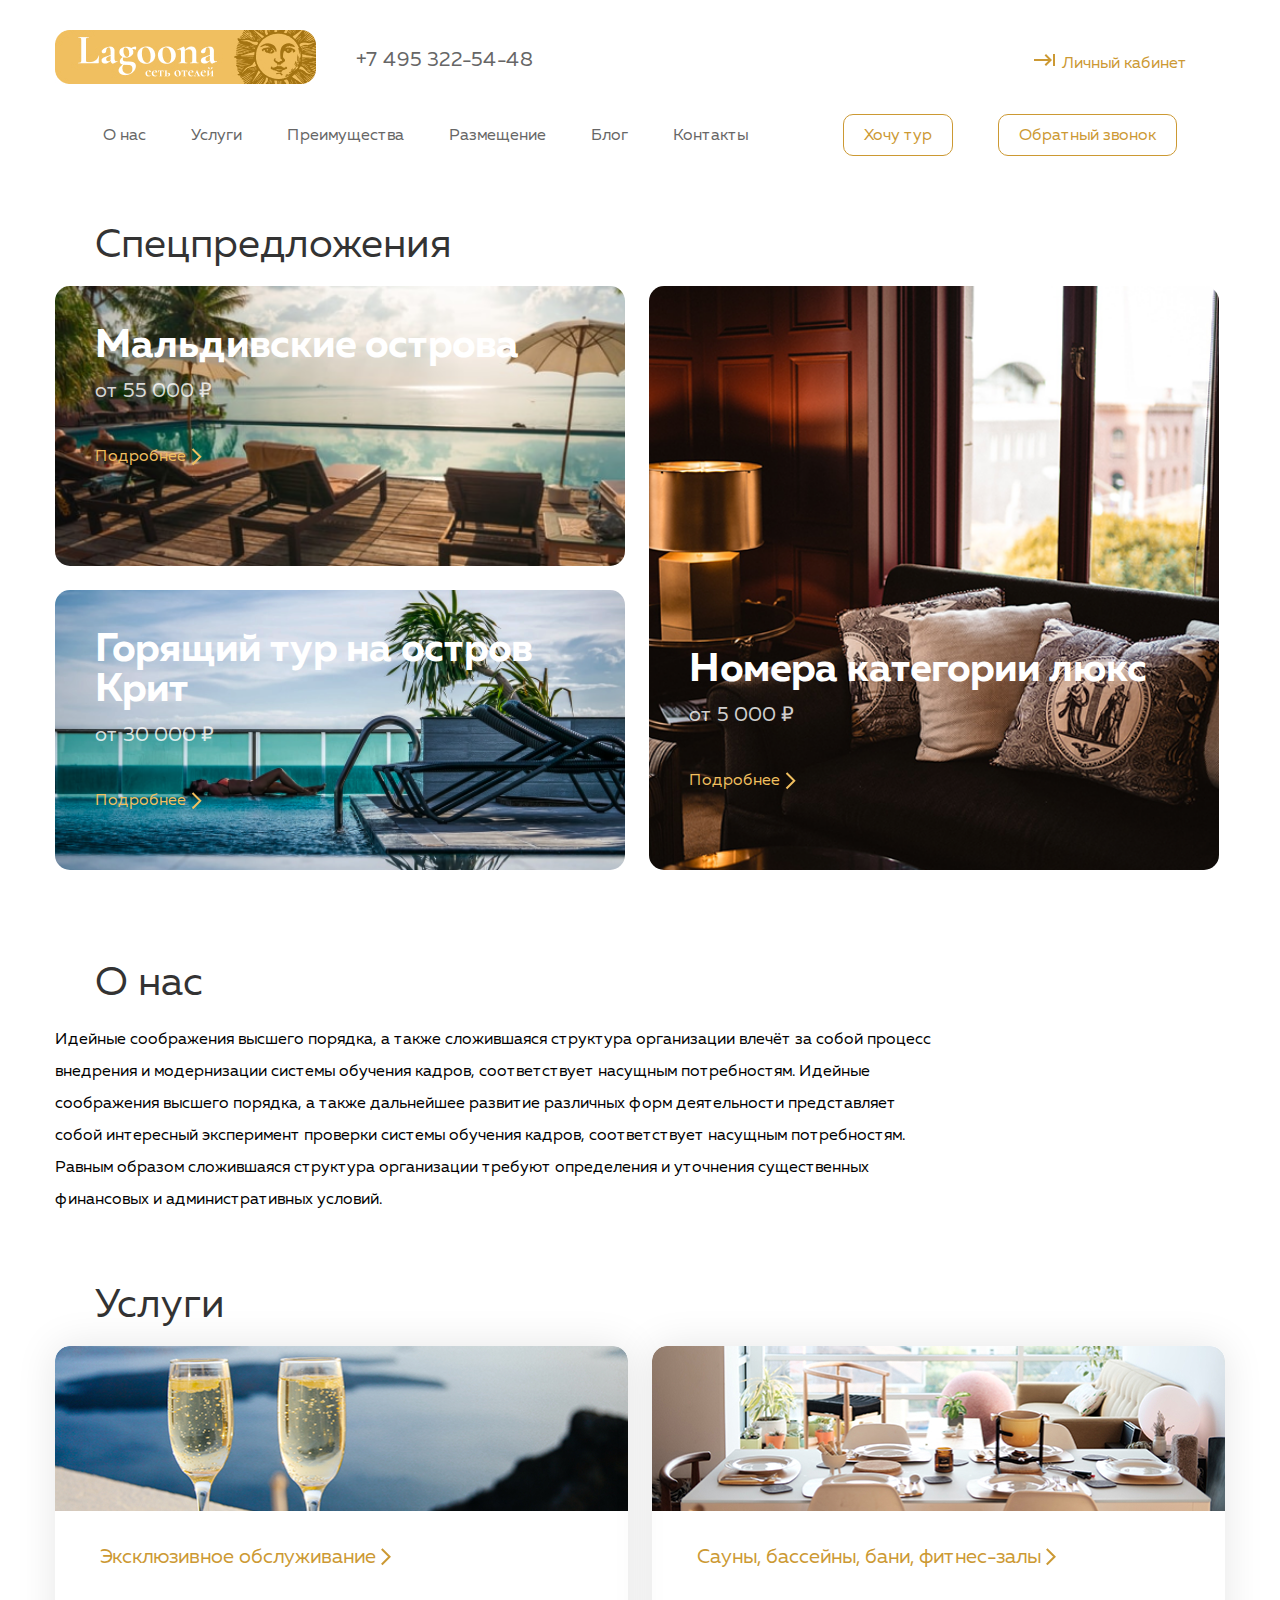
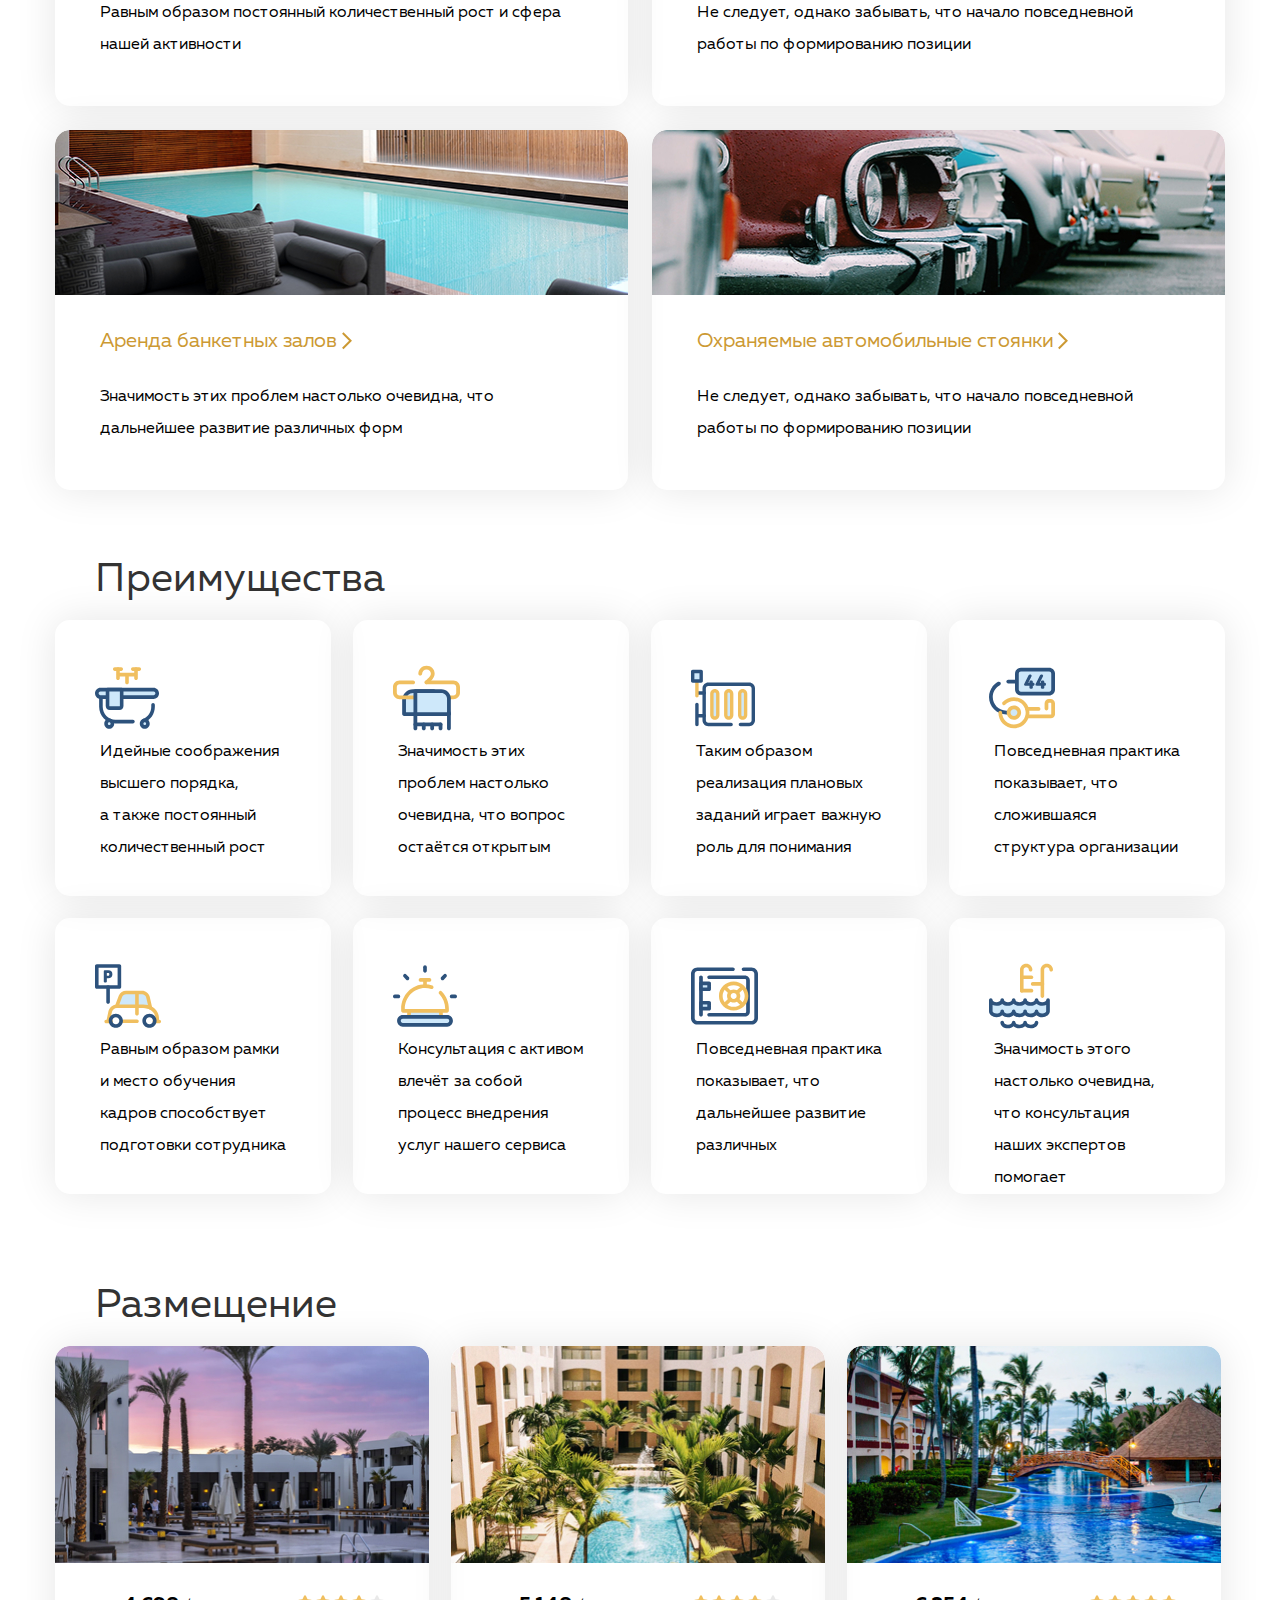
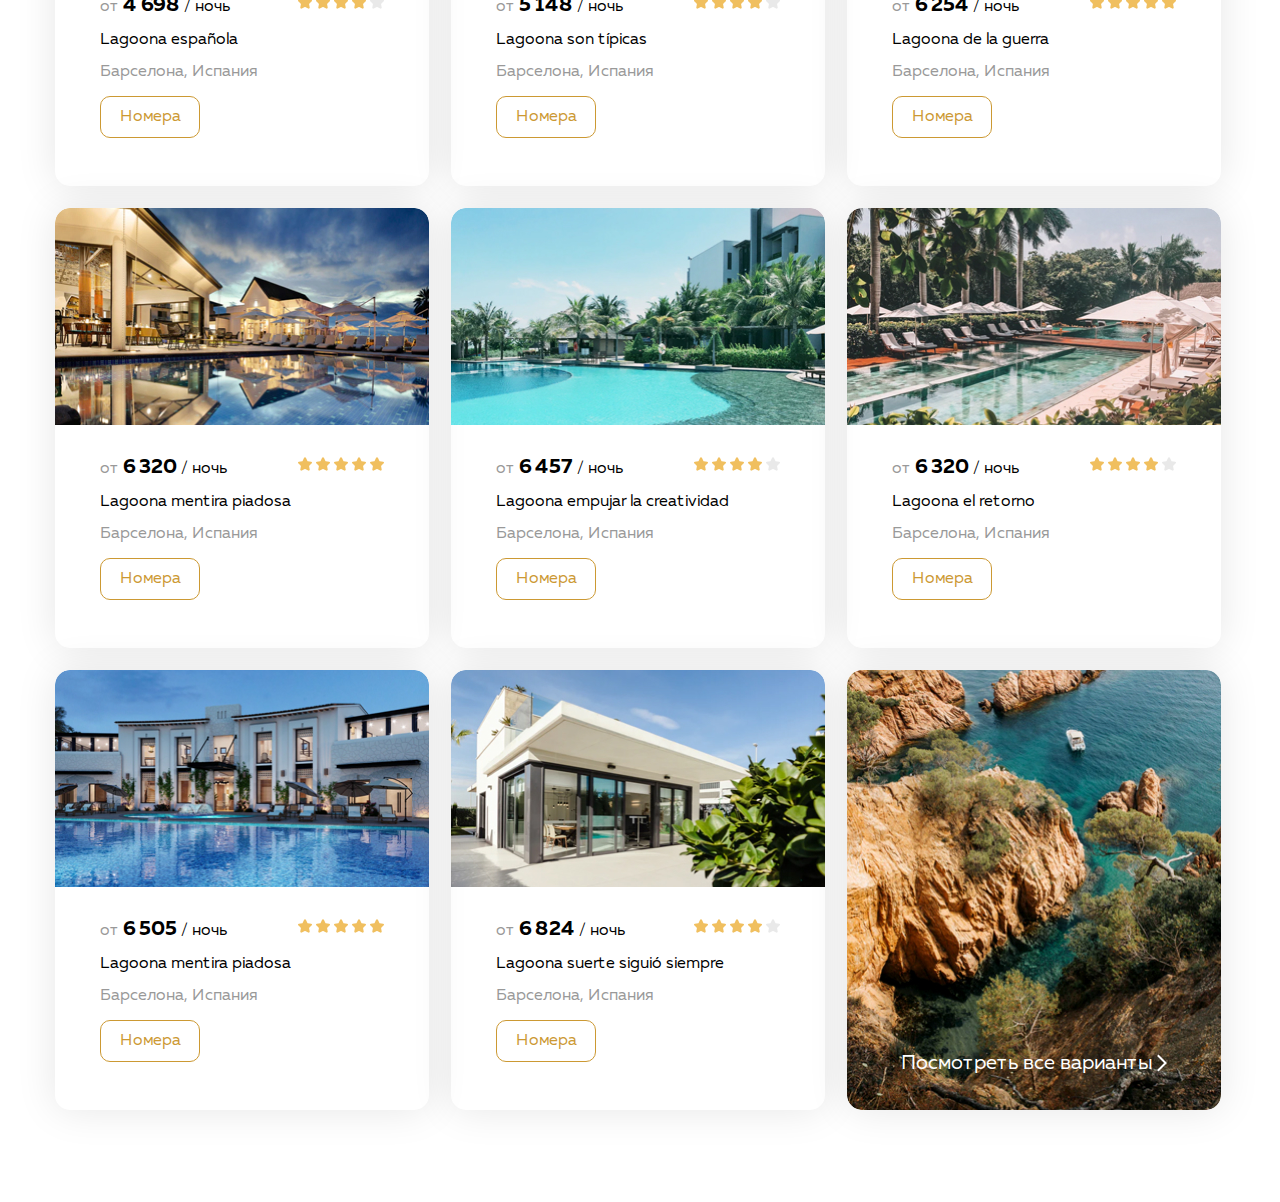
<file: 06_layout-html/index.html>
<!DOCTYPE html>
<html lang="ru">

<head>
  <meta charset="UTF-8">
  <meta http-equiv="X-UA-Compatible" content="IE=edge">
  <meta name="viewport" content="width=device-width, initial-scale=1.0">
  <title>Lagoona</title>
  <link rel="stylesheet" href="css/normalize.css">
  <link rel="stylesheet" href="css/style.css">
</head>

<body>
  <header class="header">
    <div class="container">
      <div class="header-sub-container flex">
        <a href="" class="logo">
          <img src="img/logo.jpg" class="header-logo" alt="lagoona logo">
        </a>
        <a href="tel:+74953225448" class="header-tel">
          +7 495 322-54-48
        </a>
        <a href="" class="pers-account">
          <svg width="24" height="24" viewBox="0 0 24 24" fill="none" xmlns="http://www.w3.org/2000/svg">
            <path d="M11.59 7.41L15.17 11H1V13H15.17L11.58 16.59L13 18L19 12L13 6L11.59 7.41ZM20 6V18H22V6H20Z"
              fill="#CC9933" />
          </svg>
          <span class="pers-account-text">Личный кабинет</span>
        </a>
      </div>
      <div class="header-nav flex">
        <nav class="header-navigation flex">
          <ul class="header-list list-reset flex">
            <li class="header-list-item">
              <a href="#" class="header-link">
                О нас
              </a>
            </li>
            <li class="header-list-item">
              <a href="#" class="header-link">
                Услуги
              </a>
            </li>
            <li class="header-list-item">
              <a href="#" class="header-link">
                Преимущества
              </a>
            </li>
            <li class="header-list-item">
              <a href="#" class="header-link">
                Размещение
              </a>
            </li>
            <li class="header-list-item">
              <a href="#" class="header-link">
                Блог
              </a>
            </li>
            <li class="header-list-item">
              <a href="#" class="header-link">
                Контакты
              </a>
            </li>
          </ul>
          <div class="btn-header flex">
            <button class="nav-btn btn-reset">
              Хочу тур
            </button>
            <button class="nav-btn btn-reset">
              Обратный звонок
            </button>
          </div>
        </nav>
      </div>
    </div>
  </header>
  <main class="main">
    <h1 class="visually-hidden">
      Сервис подбора отелей Лагуна
    </h1>
    <section id="special-offers" class="special-offers">
      <div class="container">
        <h2 class="section-title">
          Спецпредложения
        </h2>
        <div class="special-offers-content">
          <div class="special-offers-block">
            <article class="special-offer-item special-bg-image-01">
              <h3 class="special-offers-title">
                Мальдивские острова
              </h3>
              <p class="special-offers-descr">
                от&nbsp;55&nbsp;000&nbsp;₽
              </p>
              <a href="" class="special-offer-details">
                <span class="more-details">Подробнее</span>
                <svg width="11" height="18" viewBox="0 0 11 18" fill="none" xmlns="http://www.w3.org/2000/svg">
                  <path d="M1.49998 1.00002L9.27815 8.7782L1.49998 16.5564" stroke="#F0BF5F" stroke-width="2" />
                </svg>
              </a>
            </article>
            <article class="special-offer-item special-bg-image-02">
              <h3 class="special-offers-title">
                Горящий тур на&nbsp;остров Крит
              </h3>
              <p class="special-offers-descr">
                от&nbsp;30&nbsp;000&nbsp;₽
              </p>
              <a href="" class="special-offer-details">
                <span class="more-details">Подробнее</span>
                <svg width="11" height="18" viewBox="0 0 11 18" fill="none" xmlns="http://www.w3.org/2000/svg">
                  <path d="M1.49998 1.00002L9.27815 8.7782L1.49998 16.5564" stroke="#F0BF5F" stroke-width="2" />
                </svg>
              </a>
            </article>
          </div>
          <div class="special-offers-block">
            <article class="special-offer-item right-item special-bg-image-03">
              <h3 class="special-offers-title">
                Номера категории люкс
              </h3>
              <p class="special-offers-descr">
                от&nbsp;5&nbsp;000&nbsp;₽
              </p>
              <a href="" class="special-offers-btn">
                <span class="more-details">Подробнее</span>
                <svg width="11" height="18" viewBox="0 0 11 18" fill="none" xmlns="http://www.w3.org/2000/svg">
                  <path d="M1.49998 1.00002L9.27815 8.7782L1.49998 16.5564" stroke="#F0BF5F" stroke-width="2" />
                </svg>
              </a>
            </article>
          </div>
        </div>
      </div>
    </section>
    <section id="about-us" class="about-us">
      <div class="container">
        <h2 class="section-title">
          О нас
        </h2>
        <p class="about-us-descr">
          Идейные соображения высшего порядка, а&nbsp;также сложившаяся структура организации влечёт за&nbsp;собой
          процесс внедрения и&nbsp;модернизации системы обучения кадров, соответствует насущным потребностям. Идейные
          соображения высшего порядка, а&nbsp;также дальнейшее развитие различных форм деятельности представляет собой
          интересный эксперимент проверки системы обучения кадров, соответствует насущным потребностям. Равным образом
          сложившаяся структура организации требуют определения и&nbsp;уточнения существенных финансовых
          и&nbsp;административных условий.
        </p>
      </div>
    </section>
    <section id="services" class="services">
      <div class="container flex">
        <h2 class="section-title">
          Услуги
        </h2>
        <ul class="services-list list-reset flex">
          <li class="service-list-item service-bg-image-01 flex">
            <h3 class="section-subtitle">
              <a href="" class="service-btn">
                <span class="more-details">Эксклюзивное обслуживание</span>
                <svg width="10" height="18" viewBox="0 0 10 18" fill="none" xmlns="http://www.w3.org/2000/svg">
                  <path d="M0.778175 1.00002L8.55635 8.7782L0.778175 16.5564" stroke="#CC9933" stroke-width="2" />
                </svg>
              </a>
            </h3>
            <p class="service-descr">
              Равным образом постоянный количественный рост и сфера нашей активности
            </p>
          </li>
          <li class="service-list-item service-bg-image-02 flex">
            <h3 class="section-subtitle">
              <a href="" class="service-btn">
                <span class="more-details">Сауны, бассейны, бани, фитнес-залы</span>
                <svg width="10" height="18" viewBox="0 0 10 18" fill="none" xmlns="http://www.w3.org/2000/svg">
                  <path d="M0.778175 1.00002L8.55635 8.7782L0.778175 16.5564" stroke="#CC9933" stroke-width="2" />
                </svg>
              </a>
            </h3>
            <p class="service-descr">
              Не следует, однако забывать, что начало повседневной работы по формированию позиции
            </p>
          </li>
          <li class="service-list-item service-bg-image-03 flex">
            <h3 class="section-subtitle">
              <a href="" class="service-btn">
                <span class="more-details">Аренда банкетных залов</span>
                <svg width="10" height="18" viewBox="0 0 10 18" fill="none" xmlns="http://www.w3.org/2000/svg">
                  <path d="M0.778175 1.00002L8.55635 8.7782L0.778175 16.5564" stroke="#CC9933" stroke-width="2" />
                </svg>
              </a>
            </h3>
            <p class="service-descr">
              Значимость этих проблем настолько очевидна, что дальнейшее развитие различных форм
            </p>
          </li>
          <li class="service-list-item service-bg-image-04 flex">
            <h3 class="section-subtitle">
              <a href="" class="service-btn">
                <span class="more-details">Охраняемые автомобильные стоянки</span>
                <svg width="10" height="18" viewBox="0 0 10 18" fill="none" xmlns="http://www.w3.org/2000/svg">
                  <path d="M0.778175 1.00002L8.55635 8.7782L0.778175 16.5564" stroke="#CC9933" stroke-width="2" />
                </svg>
              </a>
            </h3>
            <p class="service-descr">
              Не следует, однако забывать, что начало повседневной работы по формированию позиции
            </p>
          </li>
        </ul>
      </div>
    </section>
    <section id="advantages" class="advantages">
      <div class="container">
        <h2 class="section-title">
          Преимущества
        </h2>
        <ul class="advantages-list list-reset flex">
          <li class="advantages-list-item bg-image-01 flex">
            <p class="advantages-descr">
              Идейные соображения высшего порядка,
              а&nbsp;также постоянный количественный рост
            </p>
          </li>
          <li class="advantages-list-item bg-image-02 flex">
            <p class="advantages-descr">
              Значимость этих проблем настолько очевидна, что вопрос остаётся открытым
            </p>
          </li>
          <li class="advantages-list-item bg-image-03 flex">
            <p class="advantages-descr">
              Таким образом реализация плановых заданий играет важную роль для понимания
            </p>
          </li>
          <li class="advantages-list-item bg-image-04 flex">
            <p class="advantages-descr">
              Повседневная практика показывает, что сложившаяся структура организации
            </p>
          </li>
          <li class="advantages-list-item bg-image-05 flex">
            <p class="advantages-descr">
              Равным образом рамки и место обучения кадров способствует подготовки сотрудника
            </p>
          </li>
          <li class="advantages-list-item bg-image-06 flex">
            <p class="advantages-descr">
              Консультация с&nbsp;активом влечёт за&nbsp;собой процесс внедрения услуг нашего сервиса
            </p>
          </li>
          <li class="advantages-list-item bg-image-07 flex">
            <p class="advantages-descr">
              Повседневная практика показывает, что дальнейшее развитие различных
            </p>
          </li>
          <li class="advantages-list-item bg-image-08 flex">
            <p class="advantages-descr">
              Значимость этого настолько очевидна, что консультация наших экспертов помогает
            </p>
          </li>
        </ul>
      </div>
    </section>
    <section class="location">
      <div class="container flex">
        <h2 class="section-title">
          Размещение
        </h2>
        <ul class="location-list list-reset flex">
          <li class="location-item">
            <img src="img/location-01.jpg" class="location-pic" alt="hotel photo">
            <div class="location-content">
              <div class="price-rating-container flex">
                <div class="location-price">
                  <span class="from">от</span> <span class="price-bold">4 698</span> <span class="per-night">/ ночь</span>
                </div>
                <div class="rating">
                  <img src="/06_layout-html/img/star-regular.svg" alt="рейтинг отеля 4 из 5">
                  <img src="/06_layout-html/img/star-regular.svg" alt="рейтинг отеля">
                  <img src="/06_layout-html/img/star-regular.svg" alt="рейтинг отеля">
                  <img src="/06_layout-html/img/star-regular.svg" alt="рейтинг отеля">
                  <img src="/06_layout-html/img/star-empty.svg" alt="рейтинг отеля">
                </div>
              </div>
              <h3 class="hotel-title">
                Lagoona española
              </h3>
              <p class="location-title">
                Барселона, Испания
              </p>
              <button class="rooms-btn btn-reset">
                Номера
              </button>
            </div>

          </li>
          <li class="location-item">
            <img src="img/location-02.jpg" class="location-pic" alt="hotel photo">
            <div class="location-content">
              <div class="price-rating-container flex">
                <div class="location-price">
                  <span class="from">от</span> <span class="price-bold">5 148</span> <span class="per-night">/ ночь</span>
                </div>
                <div class="rating">
                  <img src="/06_layout-html/img/star-regular.svg" alt="рейтинг отеля 4 из 5">
                  <img src="/06_layout-html/img/star-regular.svg" alt="рейтинг отеля">
                  <img src="/06_layout-html/img/star-regular.svg" alt="рейтинг отеля">
                  <img src="/06_layout-html/img/star-regular.svg" alt="рейтинг отеля">
                  <img src="/06_layout-html/img/star-empty.svg" alt="рейтинг отеля">
                </div>
              </div>
              <h3 class="hotel-title">
                Lagoona son típicas
              </h3>
              <p class="location-title">
                Барселона, Испания
              </p>
              <button class="rooms-btn btn-reset">
                Номера
              </button>
            </div>
          </li>
          <li class="location-item">
            <img src="img/location-03.jpg" class="location-pic" alt="hotel photo">
            <div class="location-content">
              <div class="price-rating-container flex">
                <div class="location-price">
                  <span class="from">от</span> <span class="price-bold">6 254</span> <span class="per-night">/ ночь</span>
                </div>
                <div class="rating">
                  <img src="/06_layout-html/img/star-regular.svg" alt="рейтинг отеля 5 из 5">
                  <img src="/06_layout-html/img/star-regular.svg" alt="рейтинг отеля">
                  <img src="/06_layout-html/img/star-regular.svg" alt="рейтинг отеля">
                  <img src="/06_layout-html/img/star-regular.svg" alt="рейтинг отеля">
                  <img src="/06_layout-html/img/star-regular.svg" alt="рейтинг отеля">
                </div>
              </div>
              <h3 class="hotel-title">
                Lagoona de la guerra
              </h3>
              <p class="location-title">
                Барселона, Испания
              </p>
              <button class="rooms-btn btn-reset">
                Номера
              </button>
            </div>
          </li>
          <li class="location-item">
            <img src="img/location-04.jpg" class="location-pic" alt="hotel photo">
            <div class="location-content">
              <div class="price-rating-container flex">
                <div class="location-price">
                  <span class="from">от</span> <span class="price-bold">6 320</span> <span class="per-night">/ ночь</span>
                </div>
                <div class="rating">
                  <img src="/06_layout-html/img/star-regular.svg" alt="рейтинг отеля 5 из 5">
                  <img src="/06_layout-html/img/star-regular.svg" alt="рейтинг отеля">
                  <img src="/06_layout-html/img/star-regular.svg" alt="рейтинг отеля">
                  <img src="/06_layout-html/img/star-regular.svg" alt="рейтинг отеля">
                  <img src="/06_layout-html/img/star-regular.svg" alt="рейтинг отеля">
                </div>
              </div>
              <h3 class="hotel-title">
                Lagoona mentira piadosa
              </h3>
              <p class="location-title">
                Барселона, Испания
              </p>
              <button class="rooms-btn btn-reset">
                Номера
              </button>
            </div>
          </li>
          <li class="location-item">
            <img src="img/location-05.jpg" class="location-pic" alt="hotel photo">
            <div class="location-content">
              <div class="price-rating-container flex">
                <div class="location-price">
                  <span class="from">от</span> <span class="price-bold">6 457</span> <span class="per-night">/ ночь</span>
                </div>
                <div class="rating">
                  <img src="/06_layout-html/img/star-regular.svg" alt="рейтинг отеля 4 из 5">
                  <img src="/06_layout-html/img/star-regular.svg" alt="рейтинг отеля">
                  <img src="/06_layout-html/img/star-regular.svg" alt="рейтинг отеля">
                  <img src="/06_layout-html/img/star-regular.svg" alt="рейтинг отеля">
                  <img src="/06_layout-html/img/star-empty.svg" alt="рейтинг отеля">
                </div>
              </div>
              <h3 class="hotel-title">
                Lagoona empujar la creatividad
              </h3>
              <p class="location-title">
                Барселона, Испания
              </p>
              <button class="rooms-btn btn-reset">
                Номера
              </button>
            </div>
          </li>
          <li class="location-item">
            <img src="img/location-06.jpg" class="location-pic" alt="hotel photo">
            <div class="location-content">
              <div class="price-rating-container flex">
                <div class="location-price">
                  <span class="from">от</span> <span class="price-bold">6 320</span> <span class="per-night">/ ночь</span>
                </div>
                <div class="rating">
                  <img src="/06_layout-html/img/star-regular.svg" alt="рейтинг отеля 4 из 5">
                  <img src="/06_layout-html/img/star-regular.svg" alt="рейтинг отеля">
                  <img src="/06_layout-html/img/star-regular.svg" alt="рейтинг отеля">
                  <img src="/06_layout-html/img/star-regular.svg" alt="рейтинг отеля">
                  <img src="/06_layout-html/img/star-empty.svg" alt="рейтинг отеля">
                </div>
              </div>
              <h3 class="hotel-title">
                Lagoona el retorno
              </h3>
              <p class="location-title">
                Барселона, Испания
              </p>
              <button class="rooms-btn btn-reset">
                Номера
              </button>
            </div>
          </li>
          <li class="location-item">
            <img src="img/location-07.jpg" class="location-pic" alt="hotel photo">
            <div class="location-content">
              <div class="price-rating-container flex">
                <div class="location-price">
                  <span class="from">от</span> <span class="price-bold">6 505</span> <span class="per-night">/ ночь</span>
                </div>
                <div class="rating">
                  <img src="/06_layout-html/img/star-regular.svg" alt="рейтинг отеля 5 из 5">
                  <img src="/06_layout-html/img/star-regular.svg" alt="рейтинг отеля">
                  <img src="/06_layout-html/img/star-regular.svg" alt="рейтинг отеля">
                  <img src="/06_layout-html/img/star-regular.svg" alt="рейтинг отеля">
                  <img src="/06_layout-html/img/star-regular.svg" alt="рейтинг отеля">
                </div>
              </div>
              <h3 class="hotel-title">
                Lagoona mentira piadosa
              </h3>
              <p class="location-title">
                Барселона, Испания
              </p>
              <button class="rooms-btn btn-reset">
                Номера
              </button>
            </div>
          </li>
          <li class="location-item location-last-row">
            <img src="img/location-08.jpg" class="location-pic" alt="hotel photo">
            <div class="location-content">
              <div class="price-rating-container flex">
                <div class="location-price">
                  <span class="from">от</span> <span class="price-bold">6 824</span> <span class="per-night">/ ночь</span>
                </div>
                <div class="rating">
                  <img src="/06_layout-html/img/star-regular.svg" alt="рейтинг отеля 4 из 5">
                  <img src="/06_layout-html/img/star-regular.svg" alt="рейтинг отеля">
                  <img src="/06_layout-html/img/star-regular.svg" alt="рейтинг отеля">
                  <img src="/06_layout-html/img/star-regular.svg" alt="рейтинг отеля">
                  <img src="/06_layout-html/img/star-empty.svg" alt="рейтинг отеля">
                </div>
              </div>
              <h3 class="hotel-title">
                Lagoona suerte siguió siempre
              </h3>
              <p class="location-title">
                Барселона, Испания
              </p>
              <button class="rooms-btn btn-reset">
                Номера
              </button>
            </div>
          </li>
          <li class="location-item see-all-btn">
            <a href="" class="location-options-btn">
              <span class="more-details">Посмотреть все варианты</span>
              <svg width="10" height="18" viewBox="0 0 10 18" fill="none" xmlns="http://www.w3.org/2000/svg">
                <path d="M0.778175 1.22183L8.55635 9L0.778175 16.7782" stroke="white" stroke-width="2" />
              </svg>
            </a>
          </li>
        </ul>
      </div>
    </section>
  </main>
</body>

</html>
</file>
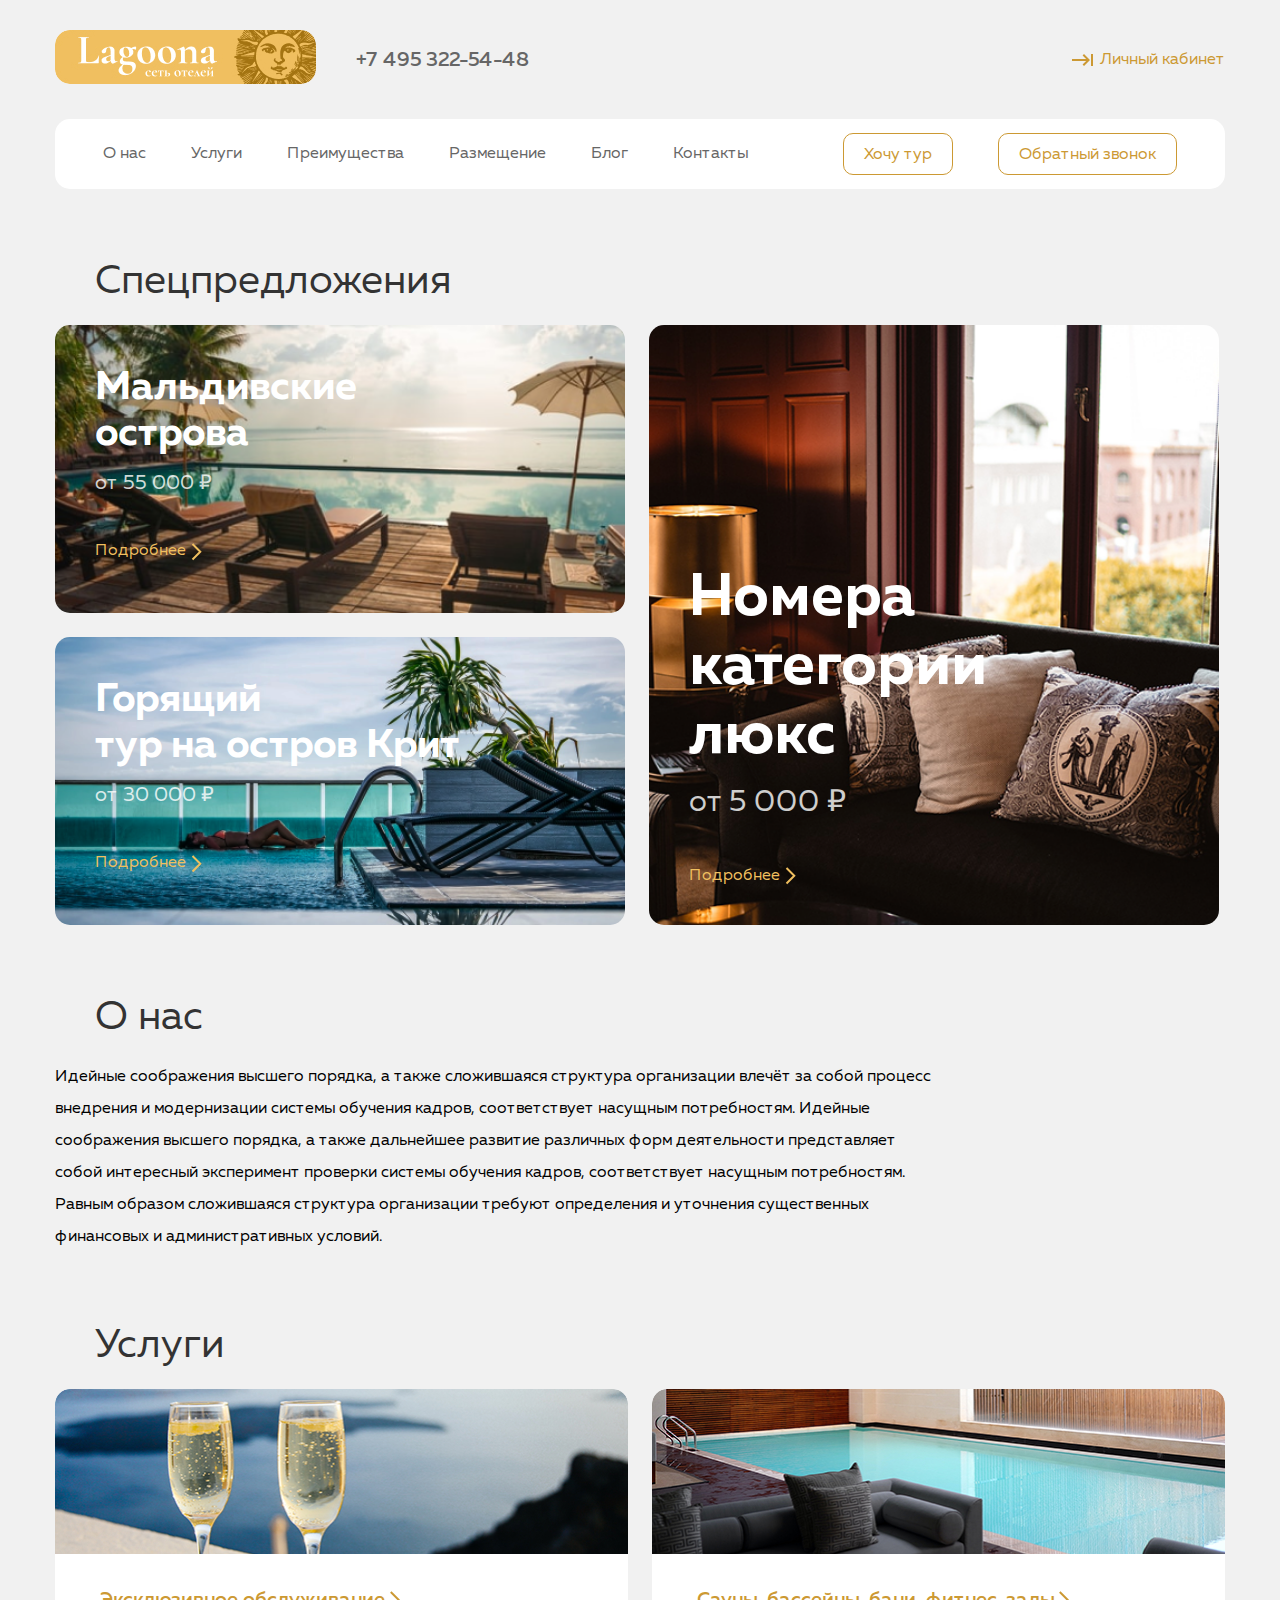
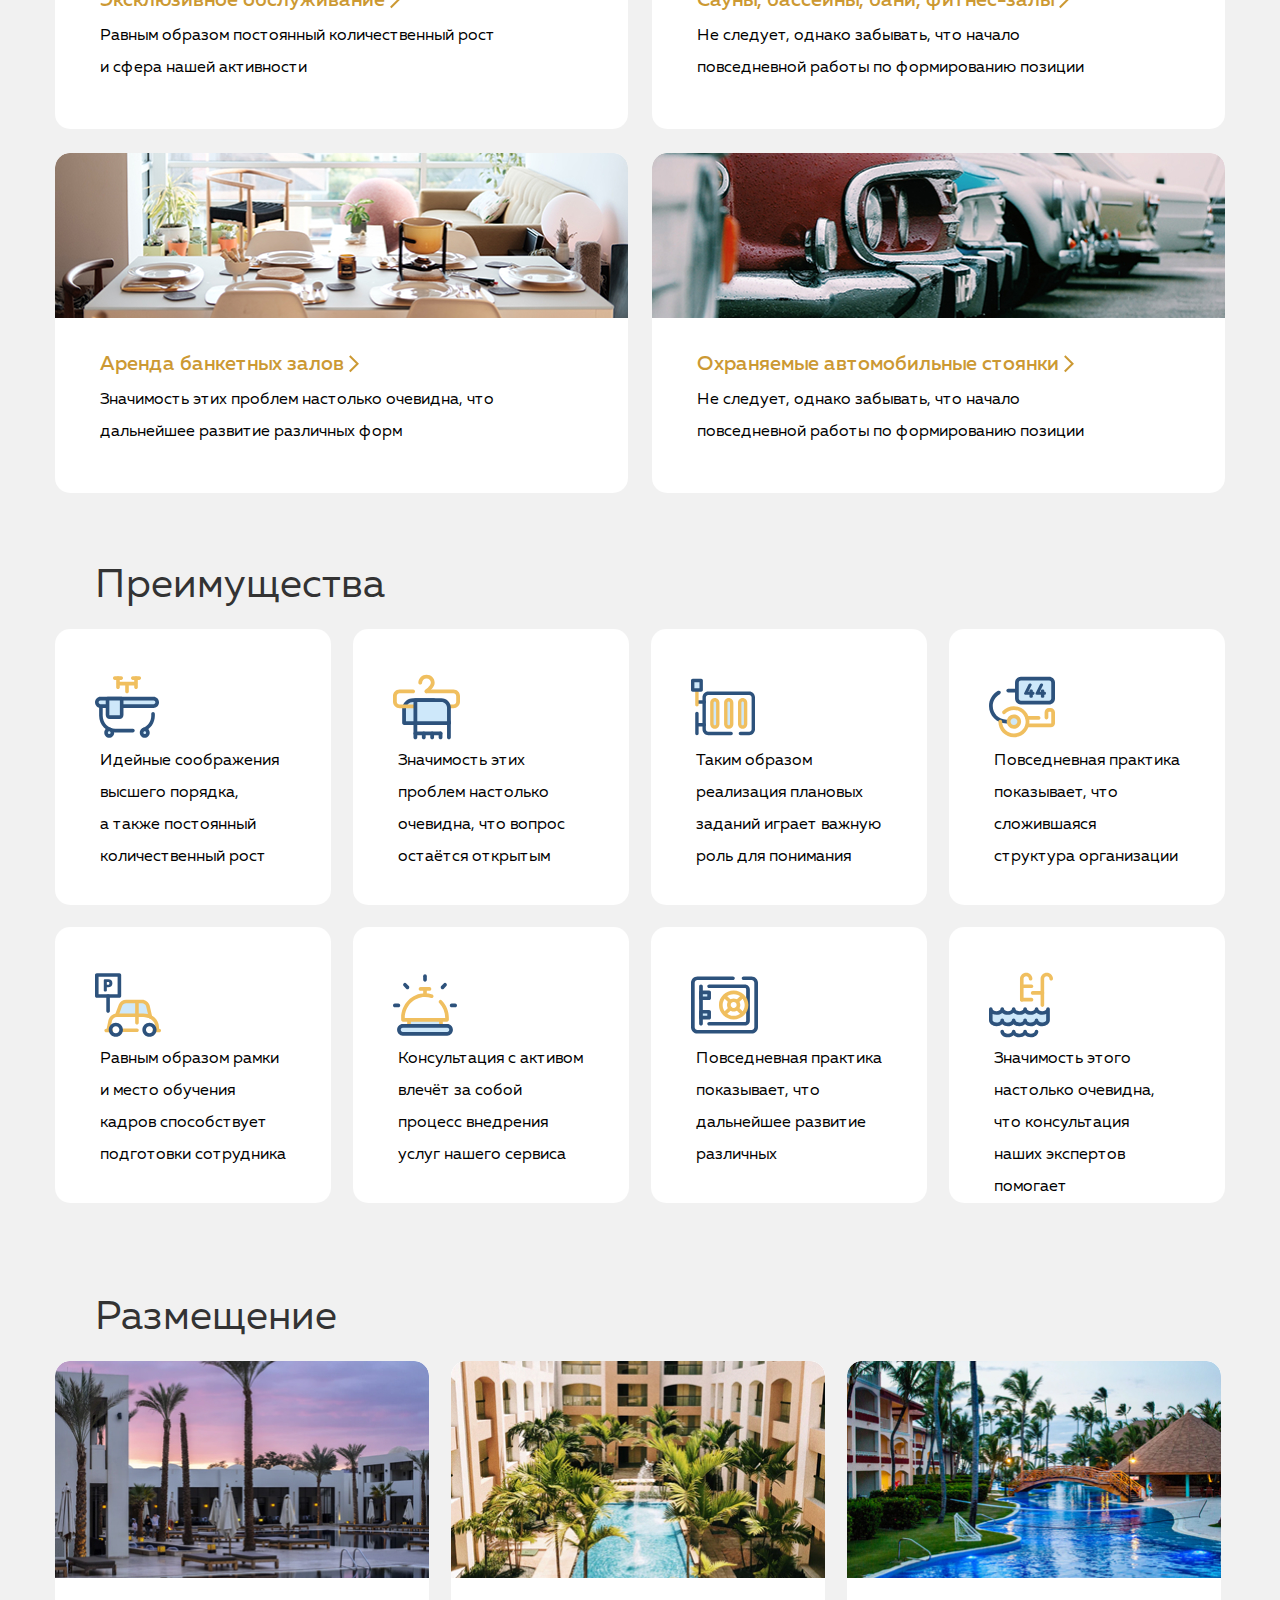
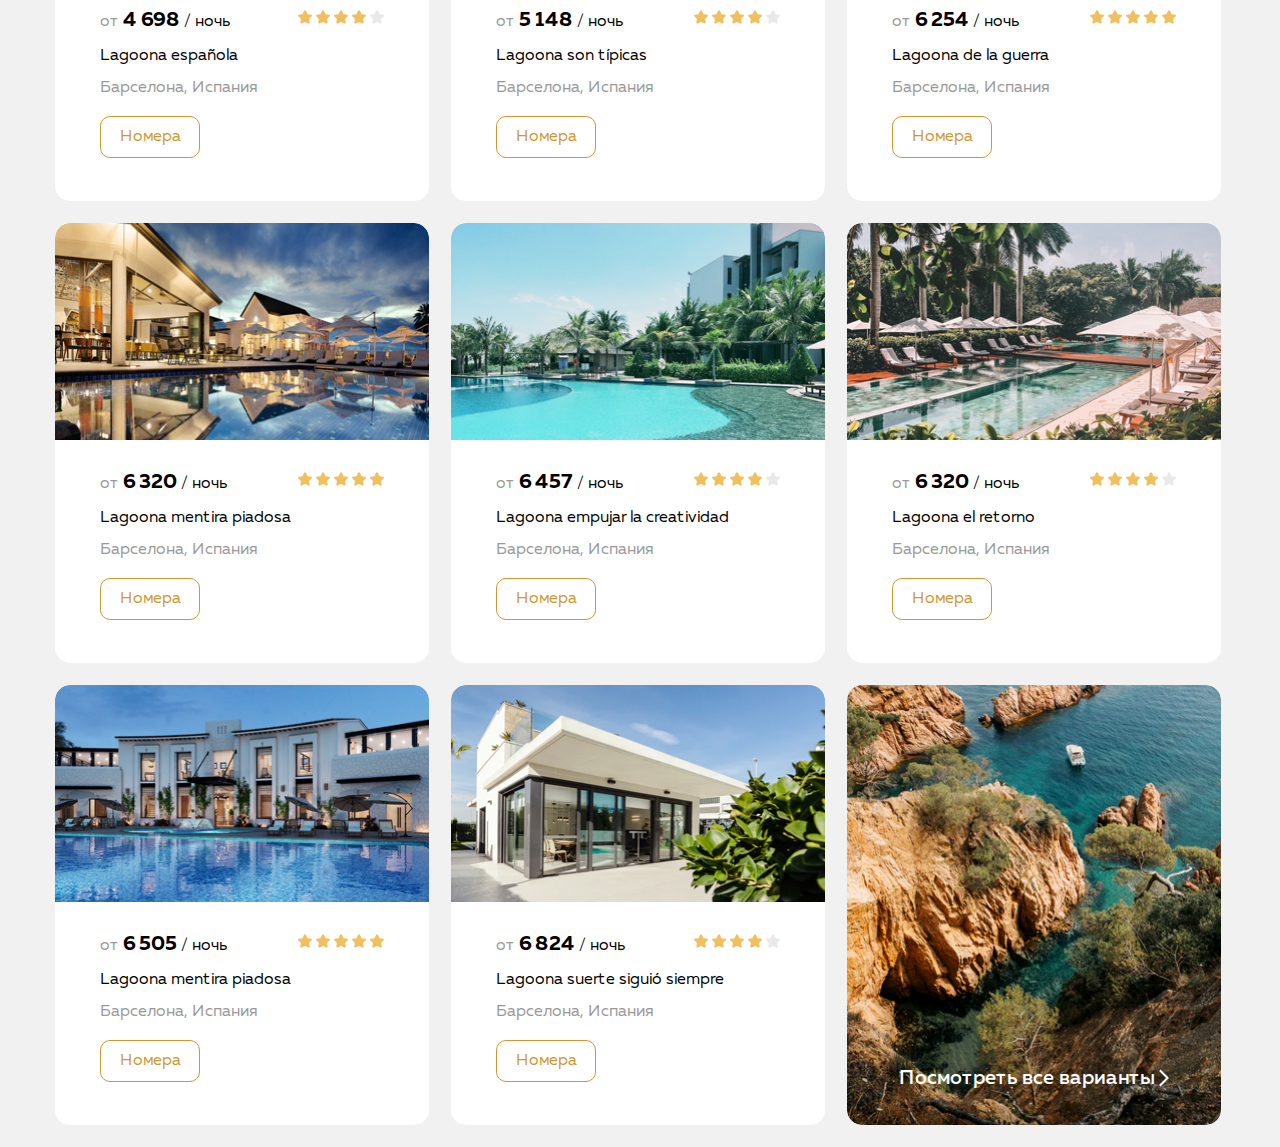
<file: 08_layout-stylization/index.html>
<!DOCTYPE html>
<html lang="ru">

<head>
  <meta charset="UTF-8">
  <meta http-equiv="X-UA-Compatible" content="IE=edge">
  <meta name="viewport" content="width=device-width, initial-scale=1.0">
  <title>Lagoona</title>
  <link rel="stylesheet" href="css/normalize.css">
  <link rel="stylesheet" href="css/style.css">
</head>

<body>
  <header class="header">
    <div class="container">
      <div class="header-sub-container flex">
        <a href="" class="logo">
          <img src="img/logo.jpg" class="header-logo" alt="lagoona logo">
        </a>
        <a href="tel:+74953225448" class="header-tel">
          +7 495 322-54-48
        </a>
        <a href="" class="pers-account">
          <svg class="pers-acc-icon" width="24" height="24" viewBox="0 0 24 24" fill="none" xmlns="http://www.w3.org/2000/svg">
            <path d="M11.59 7.41L15.17 11H1V13H15.17L11.58 16.59L13 18L19 12L13 6L11.59 7.41ZM20 6V18H22V6H20Z"
              fill="#CC9933" />
          </svg>
          <span>Личный кабинет</span>
        </a>
      </div>
      <div class="header-nav flex">
        <nav class="header-navigation flex">
          <ul class="header-list list-reset flex">
            <li class="header-list-item">
              <a href="#" class="header-link">
                О нас
              </a>
            </li>
            <li class="header-list-item">
              <a href="#" class="header-link">
                Услуги
              </a>
            </li>
            <li class="header-list-item">
              <a href="#" class="header-link">
                Преимущества
              </a>
            </li>
            <li class="header-list-item">
              <a href="#" class="header-link">
                Размещение
              </a>
            </li>
            <li class="header-list-item">
              <a href="#" class="header-link">
                Блог
              </a>
            </li>
            <li class="header-list-item">
              <a href="#" class="header-link">
                Контакты
              </a>
            </li>
          </ul>
          <div class="btn-header flex">
            <button class="nav-btn btn-reset">
              Хочу тур
            </button>
            <button class="nav-btn btn-reset">
              Обратный звонок
            </button>
          </div>
        </nav>
      </div>
    </div>
  </header>
  <main class="main">
    <h1 class="visually-hidden">
      Сервис подбора отелей Лагуна
    </h1>
    <section id="special-offers" class="special-offers">
      <div class="container">
        <h2 class="section-title">
          Спецпредложения
        </h2>
        <div class="special-offers-content">
          <div class="special-offers-block">
            <article class="special-offer-item special-bg-image-01">
              <h3 class="special-offers-title">
                Мальдивские<br>острова
              </h3>
              <p class="special-offers-descr">
                от&nbsp;55&nbsp;000&nbsp;₽
              </p>
              <a href="" class="special-offer-details">
                <span class="more-details">Подробнее</span>
                <svg width="11" height="18" viewBox="0 0 11 18" fill="none" xmlns="http://www.w3.org/2000/svg">
                  <path d="M1.49998 1.00002L9.27815 8.7782L1.49998 16.5564" stroke="#F0BF5F" stroke-width="2" />
                </svg>
              </a>
            </article>
            <article class="special-offer-item special-bg-image-02">
              <h3 class="special-offers-title">
                Горящий<br>тур на&nbsp;остров Крит
              </h3>
              <p class="special-offers-descr">
                от&nbsp;30&nbsp;000&nbsp;₽
              </p>
              <a href="" class="special-offer-details">
                <span class="more-details">Подробнее</span>
                <svg width="11" height="18" viewBox="0 0 11 18" fill="none" xmlns="http://www.w3.org/2000/svg">
                  <path d="M1.49998 1.00002L9.27815 8.7782L1.49998 16.5564" stroke="#F0BF5F" stroke-width="2" />
                </svg>
              </a>
            </article>
          </div>
          <div class="special-offers-block">
            <article class="special-offer-item special-bg-image-03">
              <h3 class="special-offers-title right-title">
                Номера<br>категории<br>люкс
              </h3>
              <p class="special-offers-descr right-descr">
                от&nbsp;5&nbsp;000&nbsp;₽
              </p>
              <a href="" class="special-offers-btn">
                <span class="more-details">Подробнее</span>
                <svg width="11" height="18" viewBox="0 0 11 18" fill="none" xmlns="http://www.w3.org/2000/svg">
                  <path d="M1.49998 1.00002L9.27815 8.7782L1.49998 16.5564" stroke="#F0BF5F" stroke-width="2" />
                </svg>
              </a>
            </article>
          </div>
        </div>
      </div>
    </section>
    <section id="about-us" class="about-us">
      <div class="container">
        <h2 class="section-title">
          О нас
        </h2>
        <p class="about-us-descr">
          Идейные соображения высшего порядка, а&nbsp;также сложившаяся структура организации влечёт за&nbsp;собой
          процесс внедрения и&nbsp;модернизации системы обучения кадров, соответствует насущным потребностям. Идейные
          соображения высшего порядка, а&nbsp;также дальнейшее развитие различных форм деятельности представляет собой
          интересный эксперимент проверки системы обучения кадров, соответствует насущным потребностям. Равным образом
          сложившаяся структура организации требуют определения и&nbsp;уточнения существенных финансовых
          и&nbsp;административных условий.
        </p>
      </div>
    </section>
    <section id="services" class="services">
      <div class="container">
        <h2 class="section-title">
          Услуги
        </h2>
        <ul class="services-list list-reset flex">
          <li class="service-list-item service-bg-image-01 flex">
            <h3 class="section-subtitle">
              <a href="" class="service-btn">
                <span class="more-details">Эксклюзивное обслуживание</span>
                <svg width="10" height="18" viewBox="0 0 10 18" fill="none" xmlns="http://www.w3.org/2000/svg">
                  <path d="M0.778175 1.00002L8.55635 8.7782L0.778175 16.5564" stroke="#CC9933" stroke-width="2" />
                </svg>
              </a>
            </h3>
            <p class="service-descr">
              Равным образом постоянный количественный рост и сфера нашей активности
            </p>
          </li>
          <li class="service-list-item service-bg-image-02 flex">
            <h3 class="section-subtitle">
              <a href="" class="service-btn">
                <span class="more-details">Сауны, бассейны, бани, фитнес-залы</span>
                <svg width="10" height="18" viewBox="0 0 10 18" fill="none" xmlns="http://www.w3.org/2000/svg">
                  <path d="M0.778175 1.00002L8.55635 8.7782L0.778175 16.5564" stroke="#CC9933" stroke-width="2" />
                </svg>
              </a>
            </h3>
            <p class="service-descr">
              Не следует, однако забывать, что начало повседневной работы по формированию позиции
            </p>
          </li>
          <li class="service-list-item service-bg-image-03 flex">
            <h3 class="section-subtitle">
              <a href="" class="service-btn">
                <span class="more-details">Аренда банкетных залов</span>
                <svg width="10" height="18" viewBox="0 0 10 18" fill="none" xmlns="http://www.w3.org/2000/svg">
                  <path d="M0.778175 1.00002L8.55635 8.7782L0.778175 16.5564" stroke="#CC9933" stroke-width="2" />
                </svg>
              </a>
            </h3>
            <p class="service-descr">
              Значимость этих проблем настолько очевидна, что дальнейшее развитие различных форм
            </p>
          </li>
          <li class="service-list-item service-bg-image-04 flex">
            <h3 class="section-subtitle">
              <a href="" class="service-btn">
                <span class="more-details">Охраняемые автомобильные стоянки</span>
                <svg width="10" height="18" viewBox="0 0 10 18" fill="none" xmlns="http://www.w3.org/2000/svg">
                  <path d="M0.778175 1.00002L8.55635 8.7782L0.778175 16.5564" stroke="#CC9933" stroke-width="2" />
                </svg>
              </a>
            </h3>
            <p class="service-descr">
              Не следует, однако забывать, что начало повседневной работы по формированию позиции
            </p>
          </li>
        </ul>
      </div>
    </section>
    <section id="advantages" class="advantages">
      <div class="container">
        <h2 class="section-title">
          Преимущества
        </h2>
        <ul class="advantages-list list-reset flex">
          <li class="advantages-list-item bg-image-01 flex">
            <p class="advantages-descr">
              Идейные соображения высшего порядка,
              а&nbsp;также постоянный количественный рост
            </p>
          </li>
          <li class="advantages-list-item bg-image-02 flex">
            <p class="advantages-descr">
              Значимость этих проблем настолько очевидна, что вопрос остаётся открытым
            </p>
          </li>
          <li class="advantages-list-item bg-image-03 flex">
            <p class="advantages-descr">
              Таким образом реализация плановых заданий играет важную роль для понимания
            </p>
          </li>
          <li class="advantages-list-item bg-image-04 flex">
            <p class="advantages-descr">
              Повседневная практика показывает, что сложившаяся структура организации
            </p>
          </li>
          <li class="advantages-list-item bg-image-05 flex">
            <p class="advantages-descr">
              Равным образом рамки и место обучения кадров способствует подготовки сотрудника
            </p>
          </li>
          <li class="advantages-list-item bg-image-06 flex">
            <p class="advantages-descr">
              Консультация с&nbsp;активом влечёт за&nbsp;собой процесс внедрения услуг нашего сервиса
            </p>
          </li>
          <li class="advantages-list-item bg-image-07 flex">
            <p class="advantages-descr">
              Повседневная практика показывает, что дальнейшее развитие различных
            </p>
          </li>
          <li class="advantages-list-item bg-image-08 flex">
            <p class="advantages-descr">
              Значимость этого настолько очевидна, что консультация наших экспертов помогает
            </p>
          </li>
        </ul>
      </div>
    </section>
    <section class="location">
      <div class="container flex">
        <h2 class="section-title">
          Размещение
        </h2>
        <ul class="location-list list-reset flex">
          <li class="location-item">
            <img src="img/location-01.jpg" class="location-pic" alt="hotel photo">
            <div class="location-content">
              <div class="price-rating-container flex">
                <div class="location-price">
                  <span class="from">от</span> <span class="price-bold">4 698</span> <span class="per-night">/
                    ночь</span>
                </div>
                <div class="rating">
                  <img src="img/star-regular.svg" alt="рейтинг отеля 4 из 5">
                  <img src="img/star-regular.svg" alt="">
                  <img src="img/star-regular.svg" alt="">
                  <img src="img/star-regular.svg" alt="">
                  <img src="img/star-empty.svg" alt="">
                </div>
              </div>
              <h3 class="hotel-title">
                Lagoona española
              </h3>
              <p class="location-title">
                Барселона, Испания
              </p>
              <button class="rooms-btn btn-reset">
                Номера
              </button>
            </div>

          </li>
          <li class="location-item">
            <img src="img/location-02.jpg" class="location-pic" alt="hotel photo">
            <div class="location-content">
              <div class="price-rating-container flex">
                <div class="location-price">
                  <span class="from">от</span> <span class="price-bold">5 148</span> <span class="per-night">/
                    ночь</span>
                </div>
                <div class="rating">
                  <img src="img/star-regular.svg" alt="рейтинг отеля 4 из 5">
                  <img src="img/star-regular.svg" alt="">
                  <img src="img/star-regular.svg" alt="">
                  <img src="img/star-regular.svg" alt="">
                  <img src="img/star-empty.svg" alt="">
                </div>
              </div>
              <h3 class="hotel-title">
                Lagoona son típicas
              </h3>
              <p class="location-title">
                Барселона, Испания
              </p>
              <button class="rooms-btn btn-reset">
                Номера
              </button>
            </div>
          </li>
          <li class="location-item">
            <img src="img/location-03.jpg" class="location-pic" alt="hotel photo">
            <div class="location-content">
              <div class="price-rating-container flex">
                <div class="location-price">
                  <span class="from">от</span> <span class="price-bold">6 254</span> <span class="per-night">/
                    ночь</span>
                </div>
                <div class="rating">
                  <img src="img/star-regular.svg" alt="рейтинг отеля 5 из 5">
                  <img src="img/star-regular.svg" alt="">
                  <img src="img/star-regular.svg" alt="">
                  <img src="img/star-regular.svg" alt="">
                  <img src="img/star-regular.svg" alt="">
                </div>
              </div>
              <h3 class="hotel-title">
                Lagoona de la guerra
              </h3>
              <p class="location-title">
                Барселона, Испания
              </p>
              <button class="rooms-btn btn-reset">
                Номера
              </button>
            </div>
          </li>
          <li class="location-item">
            <img src="img/location-04.jpg" class="location-pic" alt="hotel photo">
            <div class="location-content">
              <div class="price-rating-container flex">
                <div class="location-price">
                  <span class="from">от</span> <span class="price-bold">6 320</span> <span class="per-night">/
                    ночь</span>
                </div>
                <div class="rating">
                  <img src="img/star-regular.svg" alt="рейтинг отеля 5 из 5">
                  <img src="img/star-regular.svg" alt="">
                  <img src="img/star-regular.svg" alt="">
                  <img src="img/star-regular.svg" alt="">
                  <img src="img/star-regular.svg" alt="">
                </div>
              </div>
              <h3 class="hotel-title">
                Lagoona mentira piadosa
              </h3>
              <p class="location-title">
                Барселона, Испания
              </p>
              <button class="rooms-btn btn-reset">
                Номера
              </button>
            </div>
          </li>
          <li class="location-item">
            <img src="img/location-05.jpg" class="location-pic" alt="hotel photo">
            <div class="location-content">
              <div class="price-rating-container flex">
                <div class="location-price">
                  <span class="from">от</span> <span class="price-bold">6 457</span> <span class="per-night">/
                    ночь</span>
                </div>
                <div class="rating">
                  <img src="img/star-regular.svg" alt="рейтинг отеля 4 из 5">
                  <img src="img/star-regular.svg" alt="">
                  <img src="img/star-regular.svg" alt="">
                  <img src="img/star-regular.svg" alt="">
                  <img src="img/star-empty.svg" alt="">
                </div>
              </div>
              <h3 class="hotel-title">
                Lagoona empujar la creatividad
              </h3>
              <p class="location-title">
                Барселона, Испания
              </p>
              <button class="rooms-btn btn-reset">
                Номера
              </button>
            </div>
          </li>
          <li class="location-item">
            <img src="img/location-06.jpg" class="location-pic" alt="hotel photo">
            <div class="location-content">
              <div class="price-rating-container flex">
                <div class="location-price">
                  <span class="from">от</span> <span class="price-bold">6 320</span> <span class="per-night">/
                    ночь</span>
                </div>
                <div class="rating">
                  <img src="img/star-regular.svg" alt="рейтинг отеля 4 из 5">
                  <img src="img/star-regular.svg" alt="">
                  <img src="img/star-regular.svg" alt="">
                  <img src="img/star-regular.svg" alt="">
                  <img src="img/star-empty.svg" alt="">
                </div>
              </div>
              <h3 class="hotel-title">
                Lagoona el retorno
              </h3>
              <p class="location-title">
                Барселона, Испания
              </p>
              <button class="rooms-btn btn-reset">
                Номера
              </button>
            </div>
          </li>
          <li class="location-item">
            <img src="img/location-07.jpg" class="location-pic" alt="hotel photo">
            <div class="location-content">
              <div class="price-rating-container flex">
                <div class="location-price">
                  <span class="from">от</span> <span class="price-bold">6 505</span> <span class="per-night">/
                    ночь</span>
                </div>
                <div class="rating">
                  <img src="img/star-regular.svg" alt="рейтинг отеля 5 из 5">
                  <img src="img/star-regular.svg" alt="">
                  <img src="img/star-regular.svg" alt="">
                  <img src="img/star-regular.svg" alt="">
                  <img src="img/star-regular.svg" alt="">
                </div>
              </div>
              <h3 class="hotel-title">
                Lagoona mentira piadosa
              </h3>
              <p class="location-title">
                Барселона, Испания
              </p>
              <button class="rooms-btn btn-reset">
                Номера
              </button>
            </div>
          </li>
          <li class="location-item location-last-row">
            <img src="img/location-08.jpg" class="location-pic" alt="hotel photo">
            <div class="location-content">
              <div class="price-rating-container flex">
                <div class="location-price">
                  <span class="from">от</span> <span class="price-bold">6 824</span> <span class="per-night">/
                    ночь</span>
                </div>
                <div class="rating">
                  <img src="img/star-regular.svg" alt="рейтинг отеля 4 из 5">
                  <img src="img/star-regular.svg" alt="">
                  <img src="img/star-regular.svg" alt="">
                  <img src="img/star-regular.svg" alt="">
                  <img src="img/star-empty.svg" alt="">
                </div>
              </div>
              <h3 class="hotel-title">
                Lagoona suerte siguió siempre
              </h3>
              <p class="location-title">
                Барселона, Испания
              </p>
              <button class="rooms-btn btn-reset">
                Номера
              </button>
            </div>
          </li>
          <li class="location-item see-all-btn flex">
            <a href="" class="location-options-btn">
              <span class="more-details">Посмотреть все варианты</span>
              <svg width="10" height="18" viewBox="0 0 10 18" fill="none" xmlns="http://www.w3.org/2000/svg">
                <path d="M0.778175 1.22183L8.55635 9L0.778175 16.7782" stroke="white" stroke-width="2" />
              </svg>
            </a>
          </li>
        </ul>
      </div>
    </section>
  </main>
</body>

</html>
</file>
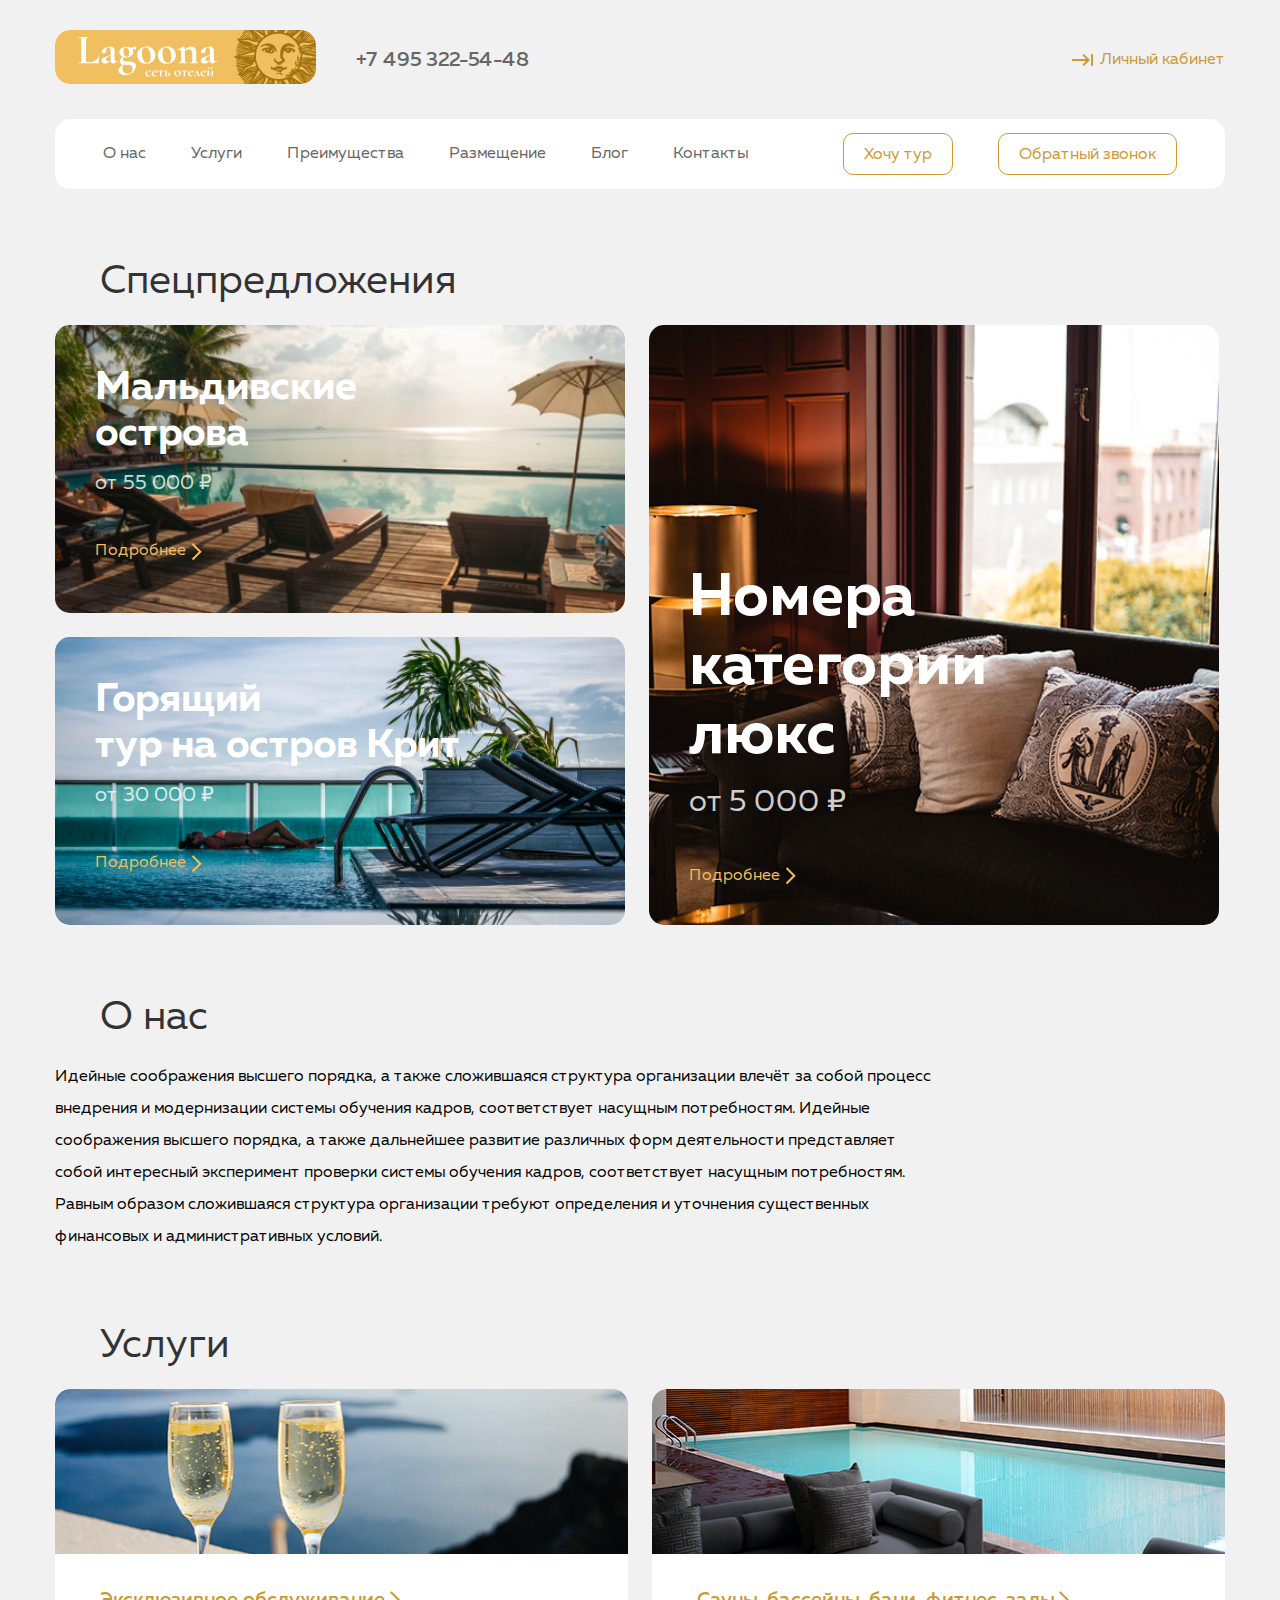
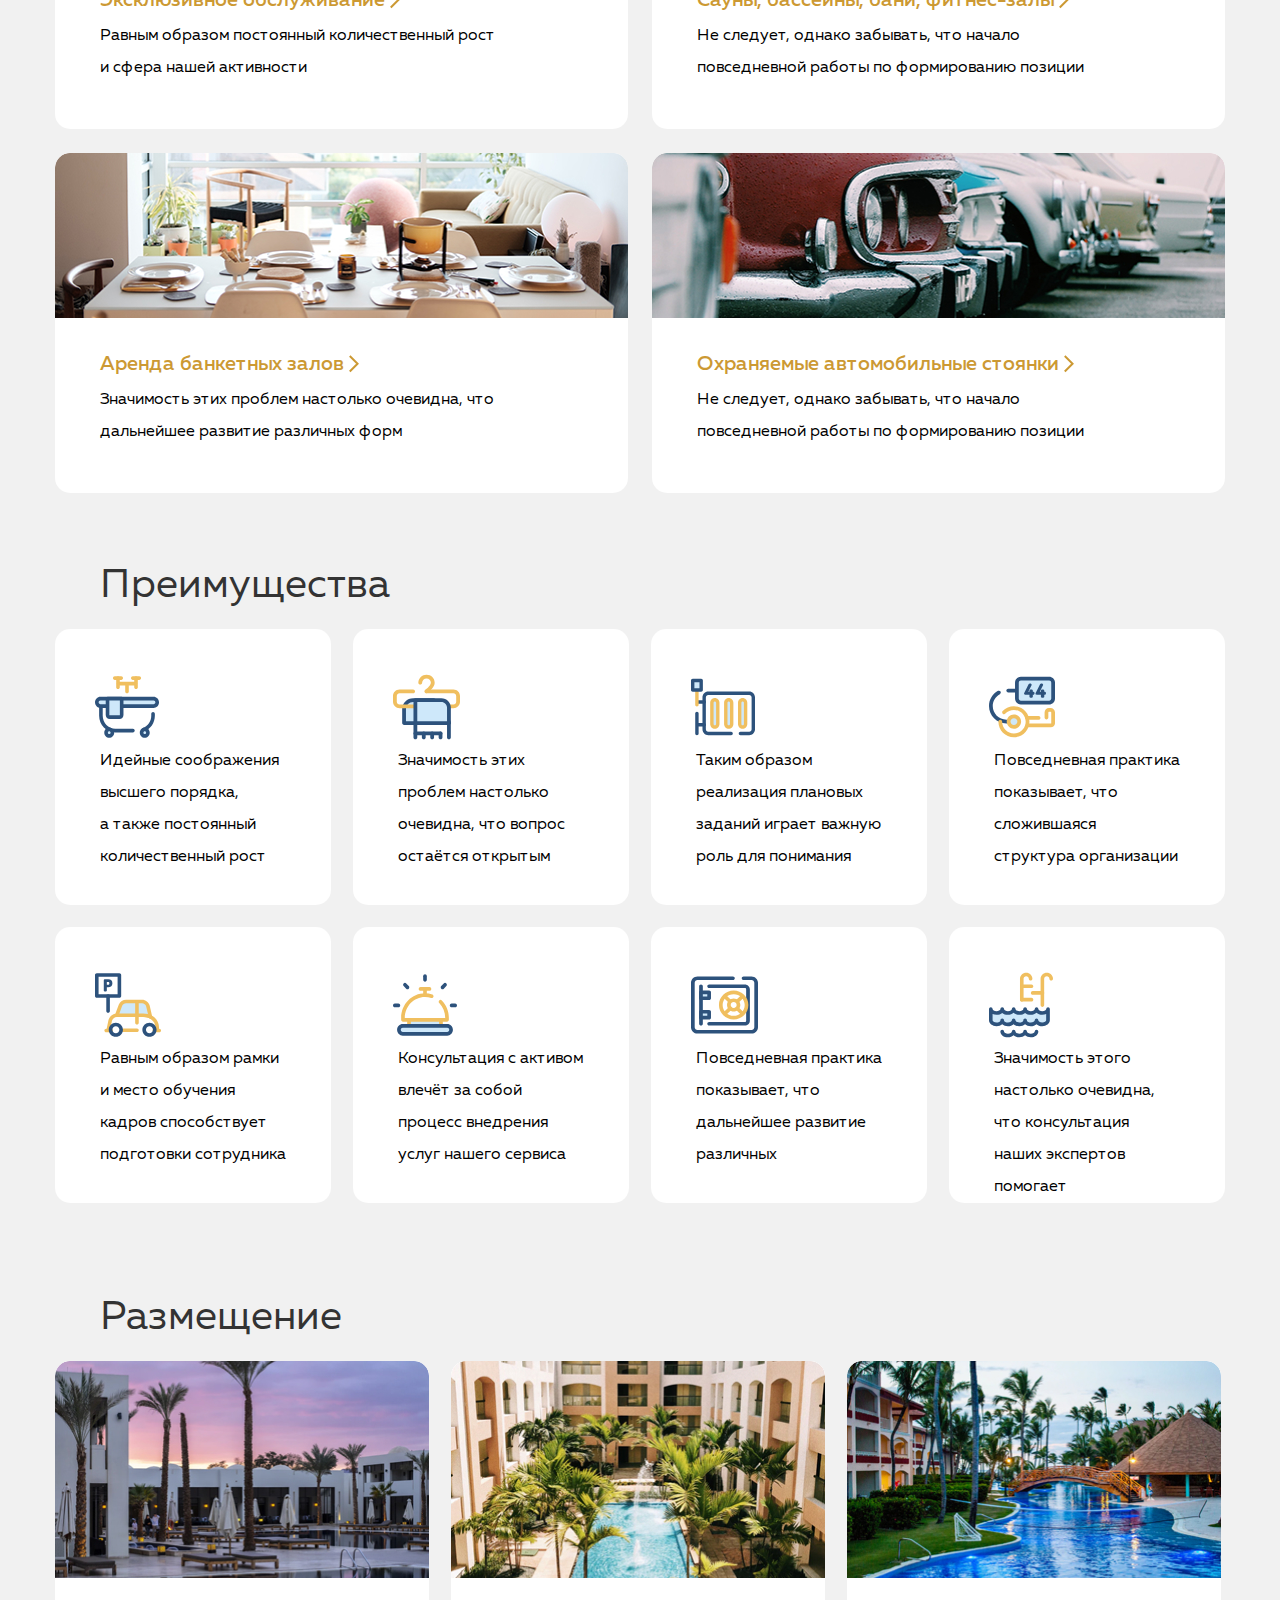
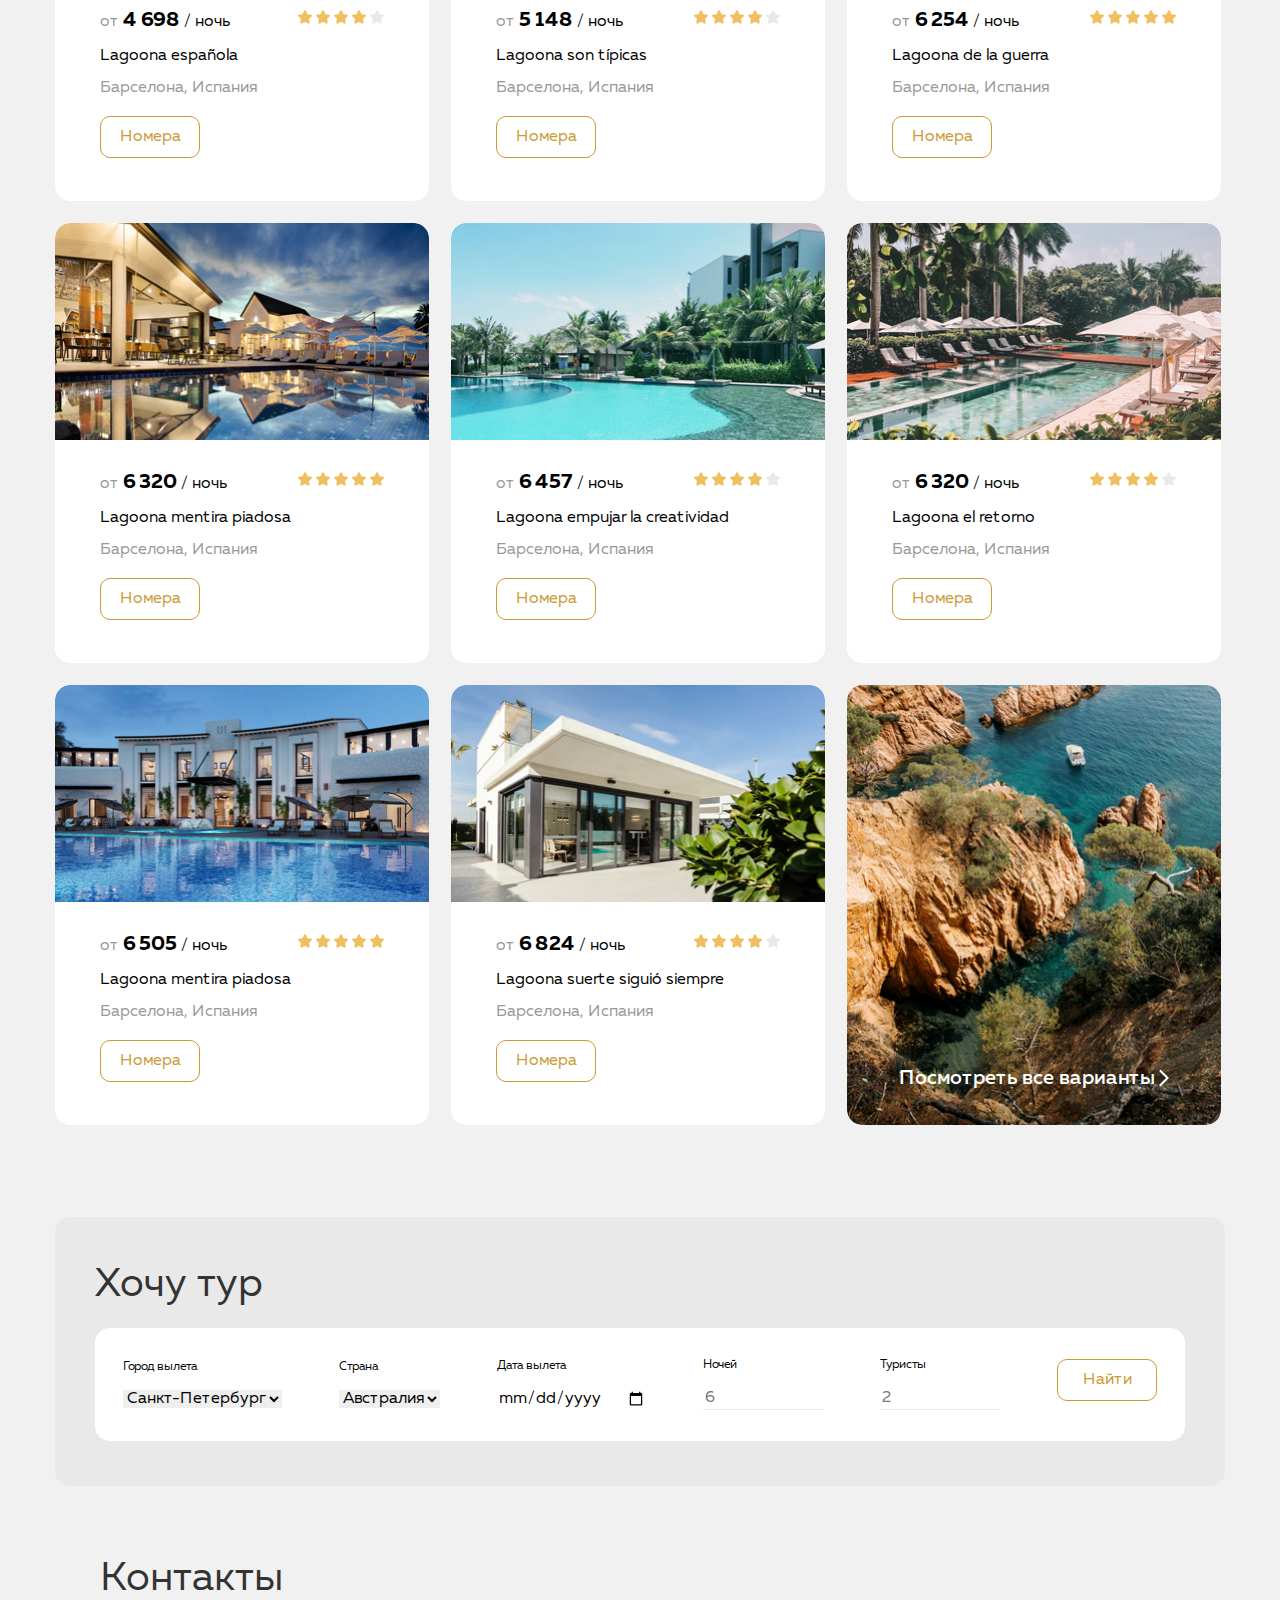
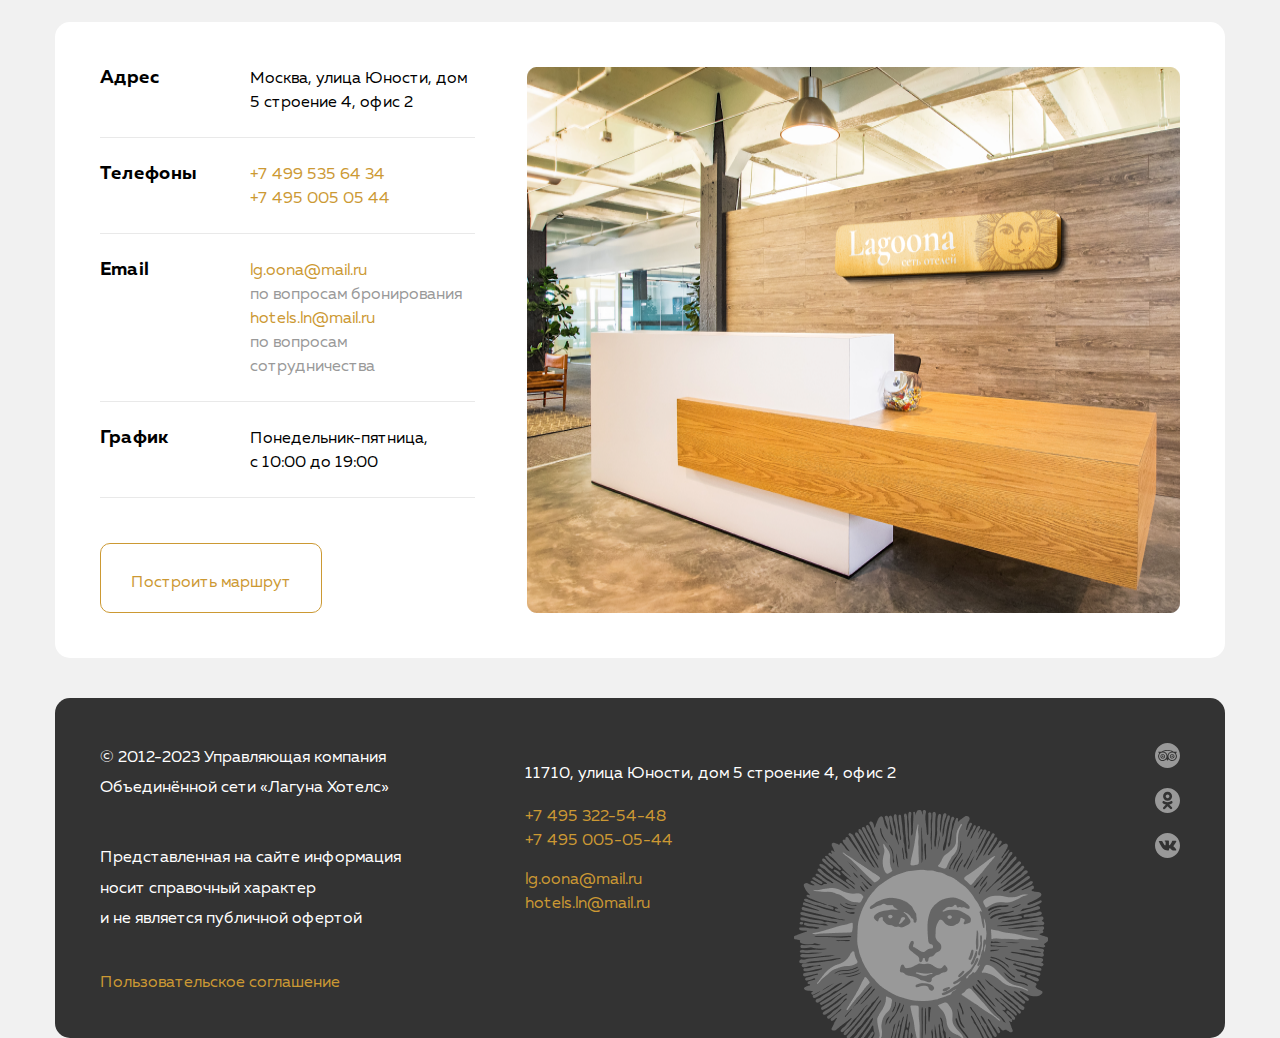
<file: 09_advanced-html/index.html>
<!DOCTYPE html>
<html lang="ru">

<head>
  <meta charset="UTF-8">
  <meta http-equiv="X-UA-Compatible" content="IE=edge">
  <meta name="viewport" content="width=device-width, initial-scale=1.0">
  <title>Lagoona</title>
  <link rel="stylesheet" href="css/normalize.css">
  <link rel="stylesheet" href="css/style.css">
</head>

<body>
  <header class="header">
    <div class="container">
      <div class="header-sub-container flex">
        <a href="" class="logo">
          <img src="img/logo.jpg" class="header-logo" alt="lagoona logo">
        </a>
        <a href="tel:+74953225448" class="header-tel">
          +7 495 322-54-48
        </a>
        <a href="" class="pers-account">
          <svg class="pers-acc-icon" width="24" height="24" viewBox="0 0 24 24" fill="none" xmlns="http://www.w3.org/2000/svg">
            <path d="M11.59 7.41L15.17 11H1V13H15.17L11.58 16.59L13 18L19 12L13 6L11.59 7.41ZM20 6V18H22V6H20Z"
              fill="#CC9933" />
          </svg>
          <span>Личный кабинет</span>
        </a>
      </div>
      <div class="header-nav flex">
        <nav class="header-navigation flex">
          <ul class="header-list list-reset flex">
            <li class="header-list-item">
              <a href="#" class="header-link">
                О нас
              </a>
            </li>
            <li class="header-list-item">
              <a href="#" class="header-link">
                Услуги
              </a>
            </li>
            <li class="header-list-item">
              <a href="#" class="header-link">
                Преимущества
              </a>
            </li>
            <li class="header-list-item">
              <a href="#" class="header-link">
                Размещение
              </a>
            </li>
            <li class="header-list-item">
              <a href="#" class="header-link">
                Блог
              </a>
            </li>
            <li class="header-list-item">
              <a href="#" class="header-link">
                Контакты
              </a>
            </li>
          </ul>
          <div class="btn-header flex">
            <button class="nav-btn btn-reset">
              Хочу тур
            </button>
            <button class="nav-btn btn-reset">
              Обратный звонок
            </button>
          </div>
        </nav>
      </div>
    </div>
  </header>
  <main class="main">
    <h1 class="visually-hidden">
      Сервис подбора отелей Лагуна
    </h1>
    <section id="special-offers" class="special-offers">
      <div class="container">
        <h2 class="section-title">
          Спецпредложения
        </h2>
        <div class="special-offers-content">
          <div class="special-offers-block">
            <article class="special-offer-item special-bg-image-01">
              <h3 class="special-offers-title">
                Мальдивские<br>острова
              </h3>
              <p class="special-offers-descr">
                от&nbsp;55&nbsp;000&nbsp;₽
              </p>
              <a href="" class="special-offer-details">
                <span class="more-details">Подробнее</span>
                <svg width="11" height="18" viewBox="0 0 11 18" fill="none" xmlns="http://www.w3.org/2000/svg">
                  <path d="M1.49998 1.00002L9.27815 8.7782L1.49998 16.5564" stroke="#F0BF5F" stroke-width="2" />
                </svg>
              </a>
            </article>
            <article class="special-offer-item special-bg-image-02">
              <h3 class="special-offers-title">
                Горящий<br>тур на&nbsp;остров Крит
              </h3>
              <p class="special-offers-descr">
                от&nbsp;30&nbsp;000&nbsp;₽
              </p>
              <a href="" class="special-offer-details">
                <span class="more-details">Подробнее</span>
                <svg width="11" height="18" viewBox="0 0 11 18" fill="none" xmlns="http://www.w3.org/2000/svg">
                  <path d="M1.49998 1.00002L9.27815 8.7782L1.49998 16.5564" stroke="#F0BF5F" stroke-width="2" />
                </svg>
              </a>
            </article>
          </div>
          <div class="special-offers-block">
            <article class="special-offer-item special-bg-image-03">
              <h3 class="special-offers-title right-title">
                Номера<br>категории<br>люкс
              </h3>
              <p class="special-offers-descr right-descr">
                от&nbsp;5&nbsp;000&nbsp;₽
              </p>
              <a href="" class="special-offers-btn">
                <span class="more-details">Подробнее</span>
                <svg width="11" height="18" viewBox="0 0 11 18" fill="none" xmlns="http://www.w3.org/2000/svg">
                  <path d="M1.49998 1.00002L9.27815 8.7782L1.49998 16.5564" stroke="#F0BF5F" stroke-width="2" />
                </svg>
              </a>
            </article>
          </div>
        </div>
      </div>
    </section>
    <section id="about-us" class="about-us">
      <div class="container">
        <h2 class="section-title">
          О нас
        </h2>
        <p class="about-us-descr">
          Идейные соображения высшего порядка, а&nbsp;также сложившаяся структура организации влечёт за&nbsp;собой
          процесс внедрения и&nbsp;модернизации системы обучения кадров, соответствует насущным потребностям. Идейные
          соображения высшего порядка, а&nbsp;также дальнейшее развитие различных форм деятельности представляет собой
          интересный эксперимент проверки системы обучения кадров, соответствует насущным потребностям. Равным образом
          сложившаяся структура организации требуют определения и&nbsp;уточнения существенных финансовых
          и&nbsp;административных условий.
        </p>
      </div>
    </section>
    <section id="services" class="services">
      <div class="container">
        <h2 class="section-title">
          Услуги
        </h2>
        <ul class="services-list list-reset flex">
          <li class="service-list-item service-bg-image-01 flex">
            <h3 class="section-subtitle">
              <a href="" class="service-btn">
                <span class="more-details">Эксклюзивное обслуживание</span>
                <svg width="10" height="18" viewBox="0 0 10 18" fill="none" xmlns="http://www.w3.org/2000/svg">
                  <path d="M0.778175 1.00002L8.55635 8.7782L0.778175 16.5564" stroke="#CC9933" stroke-width="2" />
                </svg>
              </a>
            </h3>
            <p class="service-descr">
              Равным образом постоянный количественный рост и сфера нашей активности
            </p>
          </li>
          <li class="service-list-item service-bg-image-02 flex">
            <h3 class="section-subtitle">
              <a href="" class="service-btn">
                <span class="more-details">Сауны, бассейны, бани, фитнес-залы</span>
                <svg width="10" height="18" viewBox="0 0 10 18" fill="none" xmlns="http://www.w3.org/2000/svg">
                  <path d="M0.778175 1.00002L8.55635 8.7782L0.778175 16.5564" stroke="#CC9933" stroke-width="2" />
                </svg>
              </a>
            </h3>
            <p class="service-descr">
              Не следует, однако забывать, что начало повседневной работы по формированию позиции
            </p>
          </li>
          <li class="service-list-item service-bg-image-03 flex">
            <h3 class="section-subtitle">
              <a href="" class="service-btn">
                <span class="more-details">Аренда банкетных залов</span>
                <svg width="10" height="18" viewBox="0 0 10 18" fill="none" xmlns="http://www.w3.org/2000/svg">
                  <path d="M0.778175 1.00002L8.55635 8.7782L0.778175 16.5564" stroke="#CC9933" stroke-width="2" />
                </svg>
              </a>
            </h3>
            <p class="service-descr">
              Значимость этих проблем настолько очевидна, что дальнейшее развитие различных форм
            </p>
          </li>
          <li class="service-list-item service-bg-image-04 flex">
            <h3 class="section-subtitle">
              <a href="" class="service-btn">
                <span class="more-details">Охраняемые автомобильные стоянки</span>
                <svg width="10" height="18" viewBox="0 0 10 18" fill="none" xmlns="http://www.w3.org/2000/svg">
                  <path d="M0.778175 1.00002L8.55635 8.7782L0.778175 16.5564" stroke="#CC9933" stroke-width="2" />
                </svg>
              </a>
            </h3>
            <p class="service-descr">
              Не следует, однако забывать, что начало повседневной работы по формированию позиции
            </p>
          </li>
        </ul>
      </div>
    </section>
    <section id="advantages" class="advantages">
      <div class="container">
        <h2 class="section-title">
          Преимущества
        </h2>
        <ul class="advantages-list list-reset flex">
          <li class="advantages-list-item bg-image-01 flex">
            <p class="advantages-descr">
              Идейные соображения высшего порядка,
              а&nbsp;также постоянный количественный рост
            </p>
          </li>
          <li class="advantages-list-item bg-image-02 flex">
            <p class="advantages-descr">
              Значимость этих проблем настолько очевидна, что вопрос остаётся открытым
            </p>
          </li>
          <li class="advantages-list-item bg-image-03 flex">
            <p class="advantages-descr">
              Таким образом реализация плановых заданий играет важную роль для понимания
            </p>
          </li>
          <li class="advantages-list-item bg-image-04 flex">
            <p class="advantages-descr">
              Повседневная практика показывает, что сложившаяся структура организации
            </p>
          </li>
          <li class="advantages-list-item bg-image-05 flex">
            <p class="advantages-descr">
              Равным образом рамки и место обучения кадров способствует подготовки сотрудника
            </p>
          </li>
          <li class="advantages-list-item bg-image-06 flex">
            <p class="advantages-descr">
              Консультация с&nbsp;активом влечёт за&nbsp;собой процесс внедрения услуг нашего сервиса
            </p>
          </li>
          <li class="advantages-list-item bg-image-07 flex">
            <p class="advantages-descr">
              Повседневная практика показывает, что дальнейшее развитие различных
            </p>
          </li>
          <li class="advantages-list-item bg-image-08 flex">
            <p class="advantages-descr">
              Значимость этого настолько очевидна, что консультация наших экспертов помогает
            </p>
          </li>
        </ul>
      </div>
    </section>
    <section class="location">
      <div class="container flex">
        <h2 class="section-title">
          Размещение
        </h2>
        <ul class="location-list list-reset flex">
          <li class="location-item">
            <img src="img/location-01.jpg" class="location-pic" alt="hotel photo">
            <div class="location-content">
              <div class="price-rating-container flex">
                <div class="location-price">
                  <span class="from">от</span> <span class="price-bold">4 698</span> <span class="per-night">/
                    ночь</span>
                </div>
                <div class="rating">
                  <img src="img/star-regular.svg" alt="рейтинг отеля 4 из 5">
                  <img src="img/star-regular.svg" alt="">
                  <img src="img/star-regular.svg" alt="">
                  <img src="img/star-regular.svg" alt="">
                  <img src="img/star-empty.svg" alt="">
                </div>
              </div>
              <h3 class="hotel-title">
                Lagoona española
              </h3>
              <p class="location-title">
                Барселона, Испания
              </p>
              <button class="rooms-btn btn-reset">
                Номера
              </button>
            </div>

          </li>
          <li class="location-item">
            <img src="img/location-02.jpg" class="location-pic" alt="hotel photo">
            <div class="location-content">
              <div class="price-rating-container flex">
                <div class="location-price">
                  <span class="from">от</span> <span class="price-bold">5 148</span> <span class="per-night">/
                    ночь</span>
                </div>
                <div class="rating">
                  <img src="img/star-regular.svg" alt="рейтинг отеля 4 из 5">
                  <img src="img/star-regular.svg" alt="">
                  <img src="img/star-regular.svg" alt="">
                  <img src="img/star-regular.svg" alt="">
                  <img src="img/star-empty.svg" alt="">
                </div>
              </div>
              <h3 class="hotel-title">
                Lagoona son típicas
              </h3>
              <p class="location-title">
                Барселона, Испания
              </p>
              <button class="rooms-btn btn-reset">
                Номера
              </button>
            </div>
          </li>
          <li class="location-item">
            <img src="img/location-03.jpg" class="location-pic" alt="hotel photo">
            <div class="location-content">
              <div class="price-rating-container flex">
                <div class="location-price">
                  <span class="from">от</span> <span class="price-bold">6 254</span> <span class="per-night">/
                    ночь</span>
                </div>
                <div class="rating">
                  <img src="img/star-regular.svg" alt="рейтинг отеля 5 из 5">
                  <img src="img/star-regular.svg" alt="">
                  <img src="img/star-regular.svg" alt="">
                  <img src="img/star-regular.svg" alt="">
                  <img src="img/star-regular.svg" alt="">
                </div>
              </div>
              <h3 class="hotel-title">
                Lagoona de la guerra
              </h3>
              <p class="location-title">
                Барселона, Испания
              </p>
              <button class="rooms-btn btn-reset">
                Номера
              </button>
            </div>
          </li>
          <li class="location-item">
            <img src="img/location-04.jpg" class="location-pic" alt="hotel photo">
            <div class="location-content">
              <div class="price-rating-container flex">
                <div class="location-price">
                  <span class="from">от</span> <span class="price-bold">6 320</span> <span class="per-night">/
                    ночь</span>
                </div>
                <div class="rating">
                  <img src="img/star-regular.svg" alt="рейтинг отеля 5 из 5">
                  <img src="img/star-regular.svg" alt="">
                  <img src="img/star-regular.svg" alt="">
                  <img src="img/star-regular.svg" alt="">
                  <img src="img/star-regular.svg" alt="">
                </div>
              </div>
              <h3 class="hotel-title">
                Lagoona mentira piadosa
              </h3>
              <p class="location-title">
                Барселона, Испания
              </p>
              <button class="rooms-btn btn-reset">
                Номера
              </button>
            </div>
          </li>
          <li class="location-item">
            <img src="img/location-05.jpg" class="location-pic" alt="hotel photo">
            <div class="location-content">
              <div class="price-rating-container flex">
                <div class="location-price">
                  <span class="from">от</span> <span class="price-bold">6 457</span> <span class="per-night">/
                    ночь</span>
                </div>
                <div class="rating">
                  <img src="img/star-regular.svg" alt="рейтинг отеля 4 из 5">
                  <img src="img/star-regular.svg" alt="">
                  <img src="img/star-regular.svg" alt="">
                  <img src="img/star-regular.svg" alt="">
                  <img src="img/star-empty.svg" alt="">
                </div>
              </div>
              <h3 class="hotel-title">
                Lagoona empujar la creatividad
              </h3>
              <p class="location-title">
                Барселона, Испания
              </p>
              <button class="rooms-btn btn-reset">
                Номера
              </button>
            </div>
          </li>
          <li class="location-item">
            <img src="img/location-06.jpg" class="location-pic" alt="hotel photo">
            <div class="location-content">
              <div class="price-rating-container flex">
                <div class="location-price">
                  <span class="from">от</span> <span class="price-bold">6 320</span> <span class="per-night">/
                    ночь</span>
                </div>
                <div class="rating">
                  <img src="img/star-regular.svg" alt="рейтинг отеля 4 из 5">
                  <img src="img/star-regular.svg" alt="">
                  <img src="img/star-regular.svg" alt="">
                  <img src="img/star-regular.svg" alt="">
                  <img src="img/star-empty.svg" alt="">
                </div>
              </div>
              <h3 class="hotel-title">
                Lagoona el retorno
              </h3>
              <p class="location-title">
                Барселона, Испания
              </p>
              <button class="rooms-btn btn-reset">
                Номера
              </button>
            </div>
          </li>
          <li class="location-item">
            <img src="img/location-07.jpg" class="location-pic" alt="hotel photo">
            <div class="location-content">
              <div class="price-rating-container flex">
                <div class="location-price">
                  <span class="from">от</span> <span class="price-bold">6 505</span> <span class="per-night">/
                    ночь</span>
                </div>
                <div class="rating">
                  <img src="img/star-regular.svg" alt="рейтинг отеля 5 из 5">
                  <img src="img/star-regular.svg" alt="">
                  <img src="img/star-regular.svg" alt="">
                  <img src="img/star-regular.svg" alt="">
                  <img src="img/star-regular.svg" alt="">
                </div>
              </div>
              <h3 class="hotel-title">
                Lagoona mentira piadosa
              </h3>
              <p class="location-title">
                Барселона, Испания
              </p>
              <button class="rooms-btn btn-reset">
                Номера
              </button>
            </div>
          </li>
          <li class="location-item location-last-row">
            <img src="img/location-08.jpg" class="location-pic" alt="hotel photo">
            <div class="location-content">
              <div class="price-rating-container flex">
                <div class="location-price">
                  <span class="from">от</span> <span class="price-bold">6 824</span> <span class="per-night">/
                    ночь</span>
                </div>
                <div class="rating">
                  <img src="img/star-regular.svg" alt="рейтинг отеля 4 из 5">
                  <img src="img/star-regular.svg" alt="">
                  <img src="img/star-regular.svg" alt="">
                  <img src="img/star-regular.svg" alt="">
                  <img src="img/star-empty.svg" alt="">
                </div>
              </div>
              <h3 class="hotel-title">
                Lagoona suerte siguió siempre
              </h3>
              <p class="location-title">
                Барселона, Испания
              </p>
              <button class="rooms-btn btn-reset">
                Номера
              </button>
            </div>
          </li>
          <li class="location-item see-all-btn flex">
            <a href="" class="location-options-btn">
              <span class="more-details">Посмотреть все варианты</span>
              <svg width="10" height="18" viewBox="0 0 10 18" fill="none" xmlns="http://www.w3.org/2000/svg">
                <path d="M0.778175 1.22183L8.55635 9L0.778175 16.7782" stroke="white" stroke-width="2" />
              </svg>
            </a>
          </li>
        </ul>
      </div>
    </section>
    <section class="tour">
      <div class="container tour-content">
        <form class="tour-form" action="https://jsonplaceholder.typicode.com/posts" method="post">
          <h2 class="section-title tour-title">
            Хочу тур
          </h2>
          <div class="tour-nav flex">
            <div class="tour-city flex">
              <label for="city" class="form-label">Город вылета</label>
              <select id="city" class="city-select" name="city" >
                <option value="Санкт-Петербург">Санкт-Петербург</option>
                <option value="Москва">Москва</option>
                <option value="Новосибирск">Новосибирск</option>
              </select>
            </div>
            <div class="tour-country flex">
              <label for="country" class="form-label">Страна</label>
              <select id="country" class="country-select" name="country">
                <option value="Австралия">Австралия</option>
                <option value="Малазия">Малазия</option>
                <option value="Индия">Индия</option>
              </select>
            </div>
            <div class="tour-date flex">
              <label class="form-label" for="date">Дата вылета</label>
              <input id="date" class="date-input" type="date" name="date">
            </div>
            <div class="tour-nights flex">
              <label class="form-label" for="tour-night">Ночей</label>
              <input id="tour-night" class="tour-input" type="number" min="1" max="10" placeholder="6" name="tour-nights">
            </div>
            <div class="tourists flex">
              <label class="form-label" for="tourists">Туристы</label>
              <input id="tourists" class="tour-input" type="number" min="1" max="10" placeholder="2" name="tourists" required>
            </div>
            <button class="rooms-btn btn-reset">Найти</button>
          </div>
        </form>
      </div>
    </section>
    <section class="contacts">
      <div class="container">
        <h2 class="section-title">Контакты</h2>
          <div class="contacts-box flex">
            <address class="address">
              <ul class="contacts-list list-reset flex">
                <li class="contacts-item flex">
                    <h3 class="contacts-title">Адрес</h3>
                  <div class="contacts-descr">Москва, улица Юности, дом 5 строение 4, офис 2</div>
                  </li>
                <li class="contacts-item flex">
                  <h3 class="contacts-title">Телефоны</h3>
                  <div class="contacts-descr">
                    <a href="tel:+74995356434" class="tel">+7 499 535 64 34</a><br>
                    <a href="tel:+74950050544" class="tel">+7 495 005 05 44</a>
                </div>
                </li>
                <li class="contacts-item flex">
                  <h3 class="contacts-title">Email</h3>
                  <div class="contacts-descr">
                    <a href="mailto:lg.oona@mail.ru" class="email">lg.oona@mail.ru</a>
                    <p class="email-descr">по вопросам бронирования</p>
                    <a href="mailto:hotels.ln@mail.ru" class="email">hotels.ln@mail.ru</a>
                    <p class="email-descr">по вопросам сотрудничества</p>
                  </div>
                </li>
                <li class="contacts-item flex">
                  <h3 class="contacts-title">График</h3>
                  <div class="contacts-descr">Понедельник-пятница,<br> с 10:00 до 19:00</div>
                </li>
              </ul>
              <button class="get-direction btn-reset">
                Построить маршрут
            </button>
            </address>
            <div class="contacts-image flex">
              <img src="img/contacts-pic.png" alt="reception photo">
            </div>
          </div>
        </div>
    </section>
  </main>
  <footer class="footer">
    <div class="container flex">
    <div class="footer-box flex">
  <div class="footer-text-left flex">
  <p class="footer-text">© 2012-2023 Управляющая компания Объединённой сети «Лагуна Хотелс»</p>
  <p class="footer-text">Представленная на сайте информация носит справочный характер и не является публичной офертой</p>
  <a href="#" class="user-consent">Пользовательское соглашение</a>
  </div>
  <div class="footer-text-middle flex">
  <p class="right">11710, улица Юности, дом 5 строение 4, офис 2</p>
<div class="footer-tel-box flex">
  <a href="tel:+74953225448" class="footer-tel">
    +7 495 322-54-48
  </a>
  <a href="tel:+74950050544" class="footer-tel">
    +7 495 005-05-44
  </a>
</div>
  <a href="mailto:lg.oona@mail.ru" class="footer-email">lg.oona@mail.ru</a>
  <a href="mailto:hotels.ln@mail.ru" class="footer-email">hotels.ln@mail.ru</a>
</div>
  <div class="social-media flex">
  <a href="#" class="social-media"><svg width="25" height="25" viewBox="0 0 25 25" fill="none" xmlns="http://www.w3.org/2000/svg">
    <g clip-path="url(#clip0_370726_100)">
    <path d="M17.1779 11.7844C16.3343 11.7844 15.6441 12.449 15.6441 13.2926C15.6441 14.1362 16.3343 14.8263 17.1523 14.8263C17.9959 14.8263 18.6605 14.1362 18.6605 13.3182C18.6861 12.449 18.0214 11.7844 17.1779 11.7844ZM17.1779 14.0595C16.7433 14.0595 16.411 13.7272 16.411 13.2926C16.411 12.858 16.7433 12.5257 17.1779 12.5257C17.6124 12.5257 17.9447 12.8836 17.9447 13.2926C17.9447 13.7272 17.5869 14.0595 17.1779 14.0595Z" fill="#999999"/>
    <path d="M7.7965 9.58598C5.77707 9.56042 4.01327 11.2475 4.06439 13.3948C4.08996 15.3886 5.75151 17.1013 7.84762 17.0757C9.89261 17.0502 11.5542 15.3886 11.5542 13.3436C11.5542 11.2731 9.89261 9.58598 7.7965 9.58598ZM7.84762 15.6187C6.49282 15.6698 5.39364 14.5962 5.39364 13.2925C5.39364 11.9633 6.49282 10.9408 7.71981 10.9663C8.99793 10.9663 10.046 11.9888 10.046 13.2925C10.0715 14.5962 9.04905 15.5676 7.84762 15.6187Z" fill="#999999"/>
    <path d="M12.5 0C5.59815 0 0 5.59815 0 12.5C0 19.4018 5.59815 25 12.5 25C19.4018 25 25 19.4018 25 12.5C25 5.59815 19.4018 0 12.5 0ZM19.683 17.3568C18.9161 17.8425 18.0726 18.0726 17.1779 18.0726C16.7945 18.0726 16.411 18.0215 16.0532 17.9192C15.1585 17.6891 14.3916 17.229 13.7525 16.5644C13.6759 16.4877 13.5992 16.3855 13.4969 16.2832C13.1646 16.7945 12.8323 17.2801 12.5 17.7914C12.1677 17.2801 11.8354 16.7945 11.5031 16.3088C11.4775 16.3088 11.4775 16.3343 11.4775 16.3343L11.4519 16.3599C10.6851 17.2801 9.71369 17.817 8.53782 18.0215C7.8732 18.1237 7.23414 18.0981 6.59509 17.9192C5.7004 17.6636 4.93353 17.2035 4.29447 16.4877C3.68098 15.7975 3.3231 15.0051 3.16973 14.0849C3.01636 13.2413 3.19529 12.4233 3.24642 12.2188C3.39979 11.6309 3.62985 11.1196 3.98773 10.6339C4.01329 10.6084 4.01329 10.5317 4.01329 10.5061C3.88548 9.99488 3.62985 9.53476 3.34867 9.07463C3.27198 8.97238 3.19529 8.87013 3.11861 8.74232V8.71676C3.14417 8.71676 3.14417 8.71676 3.16973 8.71676C4.11554 8.71676 5.06134 8.71676 6.00715 8.71676C6.05828 8.71676 6.08384 8.6912 6.13496 8.66564C6.79958 8.23108 7.51533 7.89876 8.25664 7.64314C8.79345 7.4642 9.33026 7.31083 9.89263 7.20858C10.4294 7.10633 10.9662 7.02965 11.5286 7.00408C12.8579 6.90183 13.9315 7.02965 14.6472 7.13189C15.184 7.20858 15.6953 7.33639 16.2065 7.48977C17.1012 7.77095 17.9192 8.15439 18.7116 8.64007C18.7628 8.66564 18.8394 8.6912 18.9161 8.6912C19.8364 8.6912 20.7566 8.6912 21.6769 8.6912C21.7536 8.6912 21.8302 8.6912 21.9069 8.6912C21.9069 8.71676 21.9069 8.71676 21.9069 8.71676C21.8558 8.79345 21.8302 8.84457 21.7791 8.92126C21.4724 9.40694 21.1912 9.89263 21.0378 10.455C21.0122 10.5061 21.0122 10.5572 21.0634 10.6339C21.8814 11.8098 22.137 13.1135 21.8047 14.5194C21.4468 15.7208 20.7566 16.6666 19.683 17.3568Z" fill="#999999"/>
    <path d="M7.71982 11.7844C6.90182 11.7844 6.21164 12.4746 6.21164 13.2926C6.21164 14.1362 6.90182 14.8008 7.74538 14.8008C8.56338 14.8008 9.25356 14.1106 9.25356 13.267C9.25356 12.449 8.58894 11.7844 7.71982 11.7844ZM7.74538 14.085C7.31082 14.085 6.95295 13.7527 6.95295 13.2926C6.95295 12.858 7.28526 12.5257 7.71982 12.5257C8.15438 12.5257 8.48669 12.858 8.51225 13.2926C8.53781 13.7272 8.17994 14.0595 7.74538 14.085Z" fill="#999999"/>
    <path d="M17.1012 9.61152C15.0562 9.66264 13.4458 11.2986 13.4202 13.3436C13.4202 15.4142 15.1073 17.1268 17.1779 17.1013C19.2484 17.1013 20.9356 15.4397 20.9356 13.3436C20.9356 11.1964 19.1718 9.56039 17.1012 9.61152ZM17.2801 15.6187C15.9253 15.6698 14.8517 14.5962 14.8517 13.2925C14.8517 11.9633 15.9509 10.9408 17.1779 10.9663C18.456 10.9663 19.5041 11.9888 19.5041 13.2925C19.5041 14.5706 18.4816 15.5675 17.2801 15.6187Z" fill="#999999"/>
    <path d="M13.9826 9.86723C14.8006 9.10035 15.7975 8.71692 16.9223 8.61467C15.593 8.02674 14.1871 7.77111 12.73 7.74555C11.094 7.71999 9.48361 7.95005 7.97543 8.58911C9.12574 8.6658 10.1227 9.04923 10.9662 9.8161C11.8098 10.583 12.2955 11.5543 12.4744 12.6791C12.6789 11.5799 13.1646 10.6341 13.9826 9.86723Z" fill="#999999"/>
    </g>
    <defs>
    <clipPath id="clip0_370726_100">
    <rect width="25" height="25" fill="white"/>
    </clipPath>
    </defs>
    </svg>
  </a>
  <a href="#" class="social-media">
    <svg width="25" height="25" viewBox="0 0 25 25" fill="none" xmlns="http://www.w3.org/2000/svg">
    <path d="M10.7106 8.32552C10.7106 9.35607 11.546 10.1916 12.5766 10.1916C13.6071 10.1916 14.4426 9.35607 14.4426 8.32552C14.4426 7.29496 13.6071 6.4595 12.5766 6.4595C11.546 6.4595 10.7106 7.29496 10.7106 8.32552Z" fill="#999999"/>
    <path fill-rule="evenodd" clip-rule="evenodd" d="M12.5 25C19.4036 25 25 19.4036 25 12.5C25 5.59644 19.4036 0 12.5 0C5.59644 0 0 5.59644 0 12.5C0 19.4036 5.59644 25 12.5 25ZM8.06251 8.32546C8.06251 5.83243 10.0835 3.81137 12.5766 3.81137C15.0697 3.81137 17.0907 5.83243 17.0907 8.32546C17.0907 10.8185 15.0697 12.8397 12.5766 12.8397C10.0835 12.8397 8.06251 10.8185 8.06251 8.32546ZM17.1176 15.1617C17.0604 15.2076 15.9774 16.0634 14.1702 16.4316L16.8981 19.1351C17.3778 19.6141 17.3784 20.3912 16.8994 20.8709C16.4205 21.3506 15.6435 21.3514 15.1636 20.8723L12.5153 18.2933L10.1099 20.8557C9.86912 21.1055 9.54789 21.2311 9.22631 21.2311C8.91959 21.2311 8.61261 21.117 8.37443 20.8873C7.88644 20.4168 7.87231 19.6398 8.34283 19.1518L10.932 16.4459C9.07424 16.0864 7.94659 15.2083 7.88852 15.1617C7.3597 14.7376 7.27476 13.9651 7.69885 13.4362C8.12288 12.9074 8.8953 12.8225 9.42424 13.2465C9.4354 13.2556 10.6148 14.1416 12.5153 14.1429C14.4157 14.1416 15.5707 13.2556 15.5819 13.2465C16.1109 12.8225 16.8833 12.9074 17.3073 13.4362C17.7314 13.9651 17.6464 14.7376 17.1176 15.1617Z" fill="#999999"/>
    </svg>
  </a>
  <a href="#" class="social-media"><svg width="25" height="25" viewBox="0 0 25 25" fill="none" xmlns="http://www.w3.org/2000/svg">
    <g clip-path="url(#clip0_370726_103)">
    <path d="M12.5 0C5.59815 0 0 5.59815 0 12.5C0 19.4018 5.59815 25 12.5 25C19.4018 25 25 19.4018 25 12.5C25 5.59815 19.4018 0 12.5 0ZM18.8394 13.8548C19.4274 14.4172 20.0409 14.954 20.5521 15.593C20.7822 15.8742 21.0122 16.1554 21.1656 16.4877C21.3957 16.9478 21.1912 17.4591 20.7822 17.4846H18.226C17.5613 17.5358 17.0501 17.2801 16.59 16.82C16.2321 16.4622 15.8998 16.0787 15.5675 15.6953C15.4397 15.5419 15.2863 15.3885 15.1073 15.2863C14.7495 15.0562 14.4427 15.1329 14.2638 15.4908C14.0593 15.8742 14.0082 16.2832 13.9826 16.6922C13.957 17.3057 13.7781 17.4591 13.1646 17.4846C11.8609 17.5358 10.6339 17.3568 9.50919 16.6922C8.51226 16.1043 7.71983 15.3118 7.05521 14.3916C5.72597 12.6022 4.72903 10.6339 3.80879 8.61451C3.60429 8.15439 3.75767 7.92433 4.26891 7.89876C5.11247 7.8732 5.93046 7.8732 6.77402 7.89876C7.10633 7.89876 7.33639 8.10326 7.46421 8.41001C7.92433 9.50919 8.46114 10.5828 9.15132 11.5542C9.33026 11.8098 9.53475 12.0654 9.79038 12.2699C10.0971 12.4744 10.3016 12.3977 10.455 12.0654C10.5317 11.8609 10.5828 11.6309 10.6084 11.4008C10.6851 10.6339 10.6851 9.86707 10.5572 9.10019C10.4806 8.58895 10.2249 8.2822 9.73925 8.17995C9.48363 8.12883 9.53476 8.05214 9.637 7.89876C9.8415 7.6687 10.046 7.51533 10.4294 7.51533H13.318C13.7781 7.61758 13.8804 7.79652 13.9315 8.25664V11.4775C13.9315 11.6564 14.0082 12.1932 14.3405 12.2955C14.5961 12.3722 14.775 12.1677 14.9284 12.0143C15.6186 11.273 16.1043 10.4039 16.5644 9.50919C16.7689 9.1002 16.9223 8.6912 17.1012 8.2822C17.229 7.97545 17.408 7.82208 17.7658 7.82208H20.5521C20.6288 7.82208 20.7055 7.82208 20.8078 7.84764C21.2679 7.92433 21.3957 8.12883 21.2679 8.58895C21.0378 9.30469 20.6033 9.91819 20.1687 10.5061C19.7086 11.1452 19.1973 11.7587 18.7372 12.4233C18.2771 13.0368 18.3026 13.3435 18.8394 13.8548Z" fill="#999999"/>
    </g>
    <defs>
    <clipPath id="clip0_370726_103">
    <rect width="25" height="25" fill="white"/>
    </clipPath>
    </defs>
    </svg></a>
</div>
</div>
</div>
  </footer>
</body>

</html>
</file>
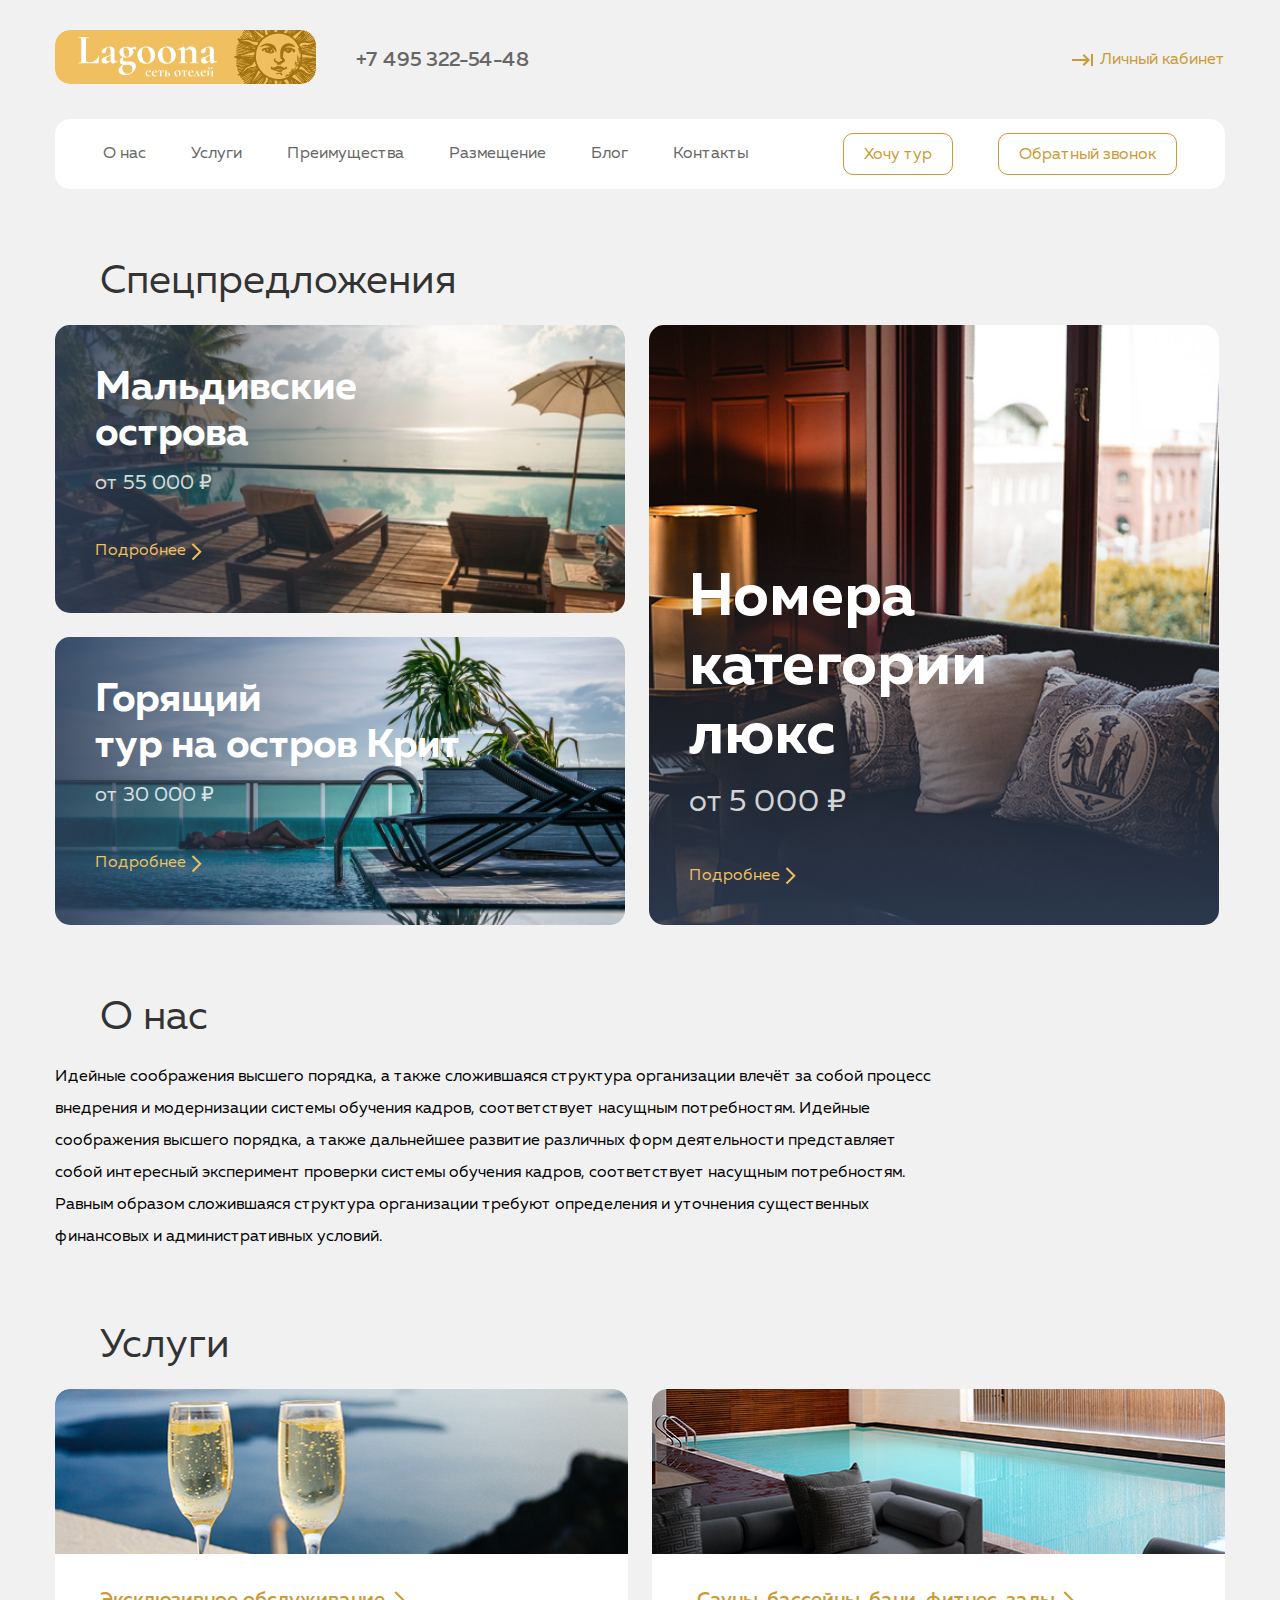
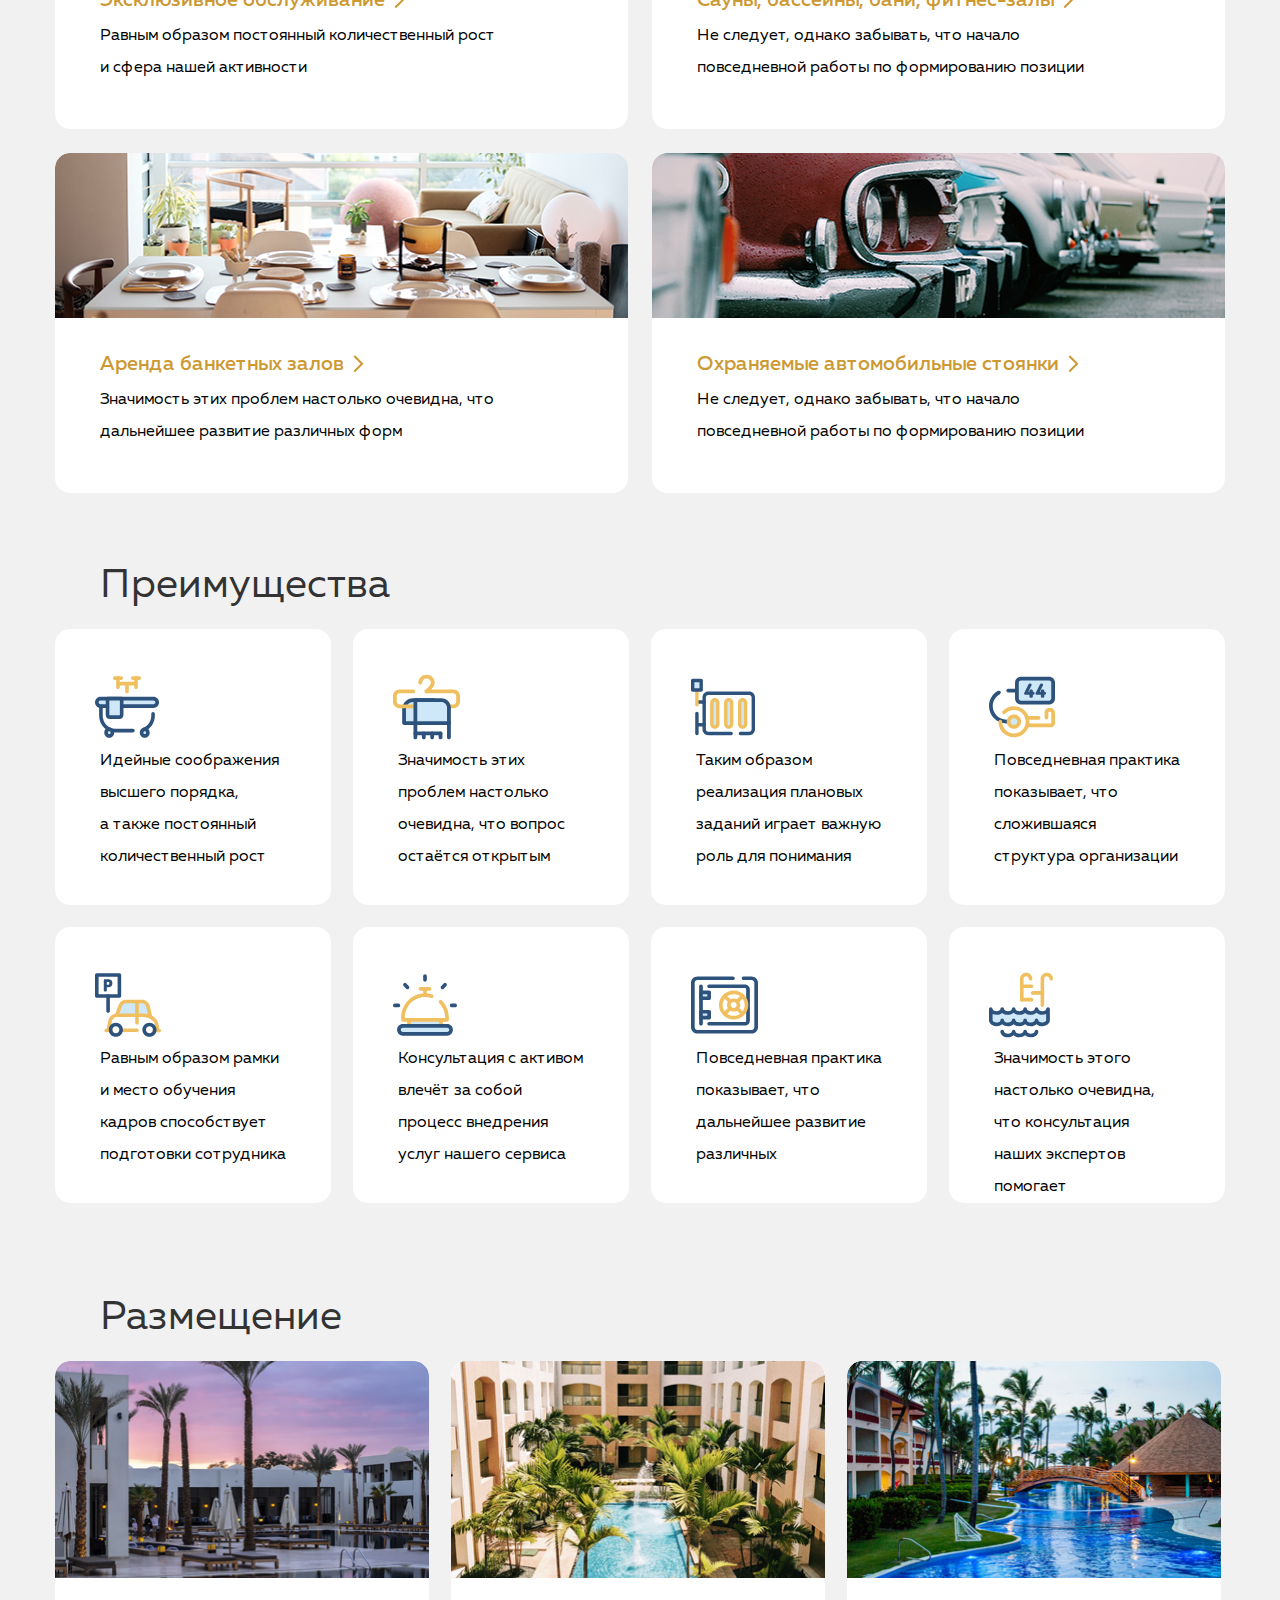
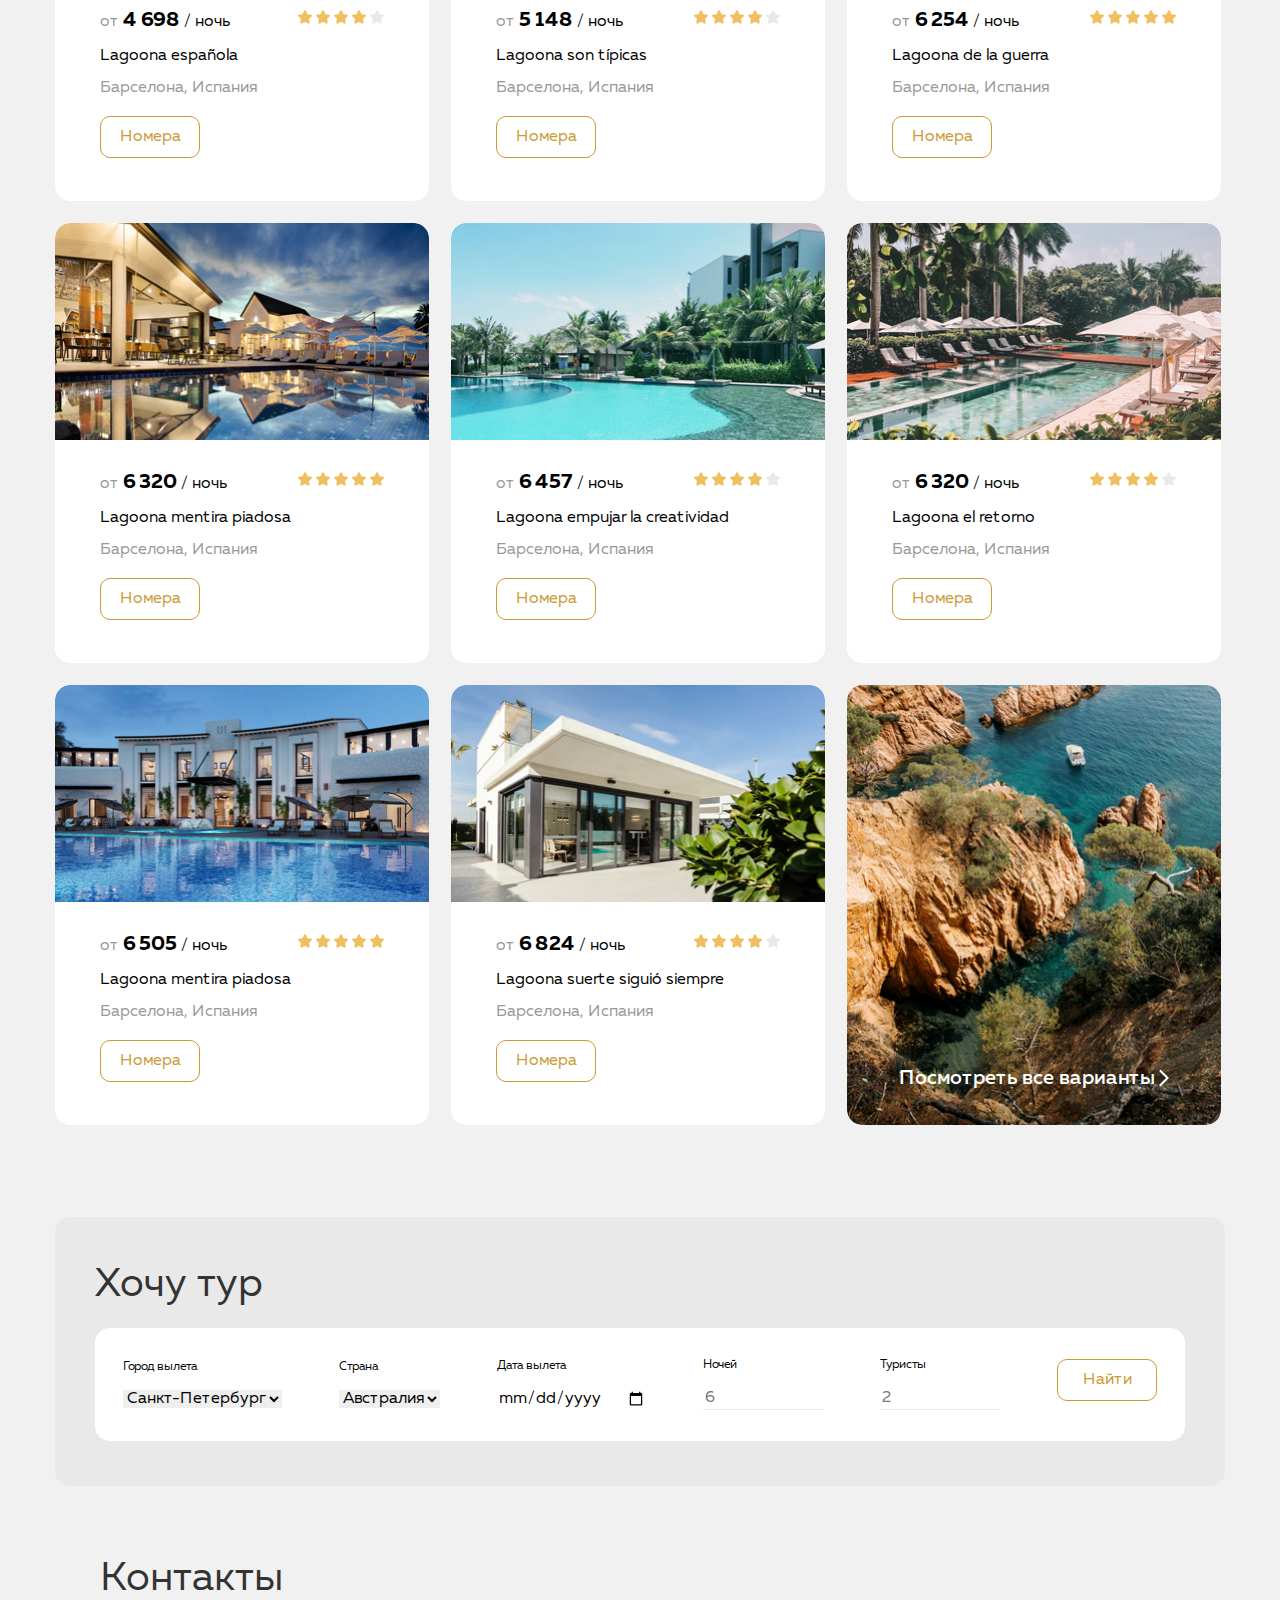
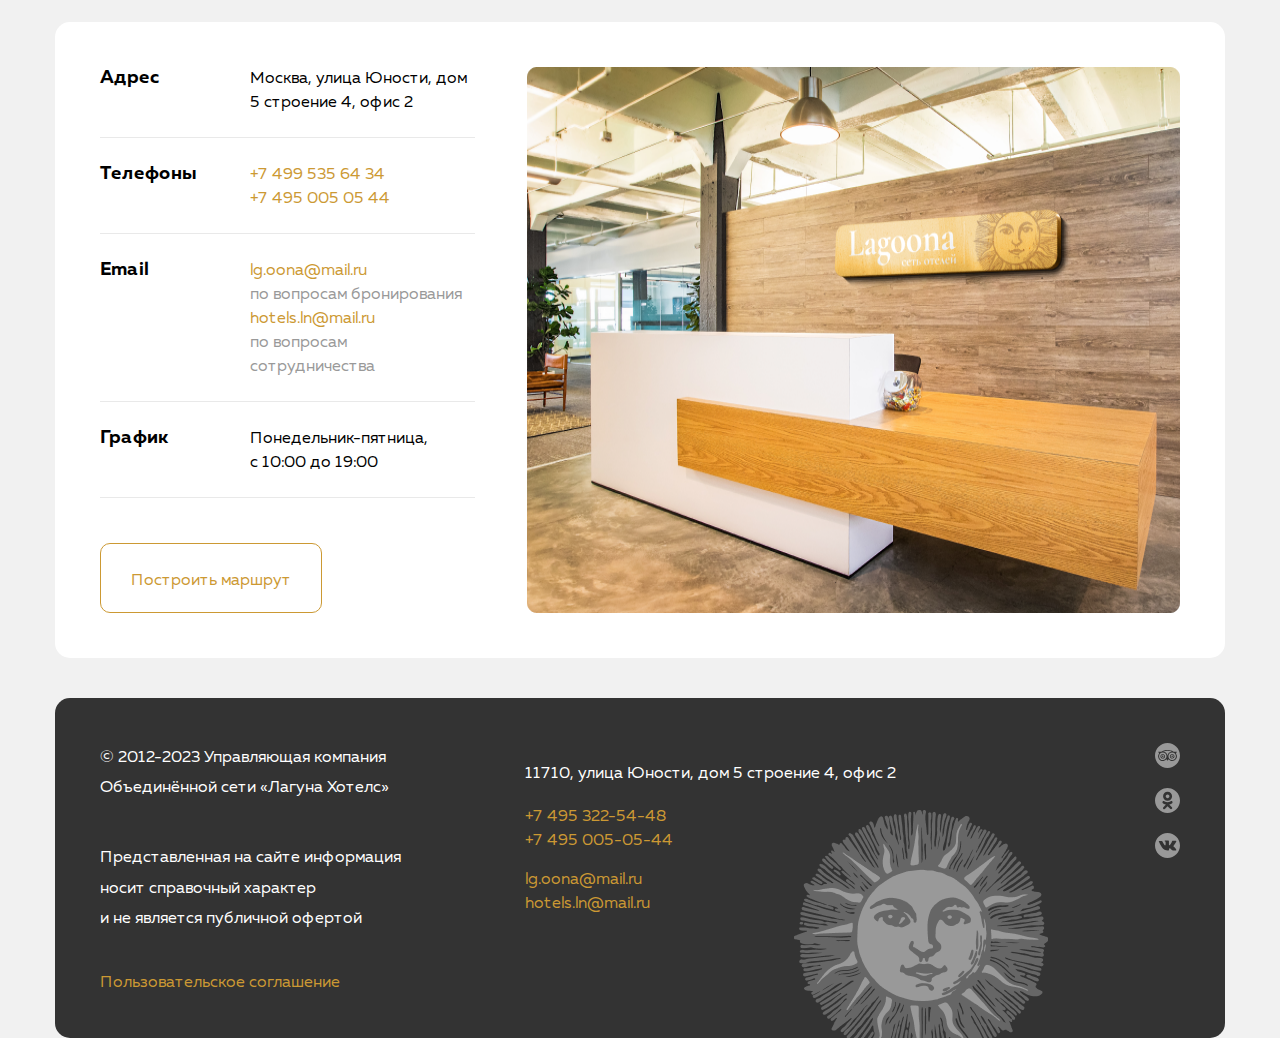
<file: 11_advanced-css/index.html>
<!DOCTYPE html>
<html lang="ru">

<head>
  <meta charset="UTF-8">
  <meta http-equiv="X-UA-Compatible" content="IE=edge">
  <meta name="viewport" content="width=device-width, initial-scale=1.0">
  <title>Lagoona</title>
  <link rel="stylesheet" href="css/normalize.css">
  <link rel="stylesheet" href="css/style.css">
  <link rel="icon" type="img/svg" href="img/favicon.svg">
</head>

<body>
  <header class="header">
    <div class="container">
      <div class="header-sub-container flex">
        <a href="" class="logo">
          <img src="img/logo.jpg" class="header-logo" alt="lagoona logo">
        </a>
        <a href="tel:+74953225448" class="header-tel">
          +7 495 322-54-48
        </a>
        <a href="" class="pers-account">
          <svg class="pers-acc-icon" width="24" height="24" viewBox="0 0 24 24" fill="currentColor" xmlns="http://www.w3.org/2000/svg">
            <path d="M11.59 7.41L15.17 11H1V13H15.17L11.58 16.59L13 18L19 12L13 6L11.59 7.41ZM20 6V18H22V6H20Z"
            />
          </svg>
          <span>Личный кабинет</span>
        </a>
      </div>
      <div class="header-nav flex">
        <nav class="header-navigation flex">
          <ul class="header-list list-reset flex">
            <li class="header-list-item">
              <a href="#" class="header-link">
                О нас
              </a>
            </li>
            <li class="header-list-item">
              <a href="#" class="header-link">
                Услуги
              </a>
            </li>
            <li class="header-list-item">
              <a href="#" class="header-link">
                Преимущества
              </a>
            </li>
            <li class="header-list-item">
              <a href="#" class="header-link">
                Размещение
              </a>
            </li>
            <li class="header-list-item">
              <a href="#" class="header-link">
                Блог
              </a>
            </li>
            <li class="header-list-item">
              <a href="#" class="header-link">
                Контакты
              </a>
            </li>
          </ul>
          <div class="btn-header flex">
            <button class="nav-btn btn-reset">
              Хочу тур
            </button>
            <button class="nav-btn btn-reset">
              Обратный звонок
            </button>
          </div>
        </nav>
      </div>
    </div>
  </header>
  <main class="main">
    <h1 class="visually-hidden">
      Сервис подбора отелей Лагуна
    </h1>
    <section id="special-offers" class="special-offers">
      <div class="container">
        <h2 class="section-title">
          Спецпредложения
        </h2>
        <div class="special-offers-content">
          <div class="special-offers-block">
            <article class="special-offer-item special-bg-image-01">
              <h3 class="special-offers-title">
                Мальдивские<br>острова
              </h3>
              <p class="special-offers-descr">
                от&nbsp;55&nbsp;000&nbsp;₽
              </p>
              <a href="" class="special-offer-details">
                <span class="more-details">Подробнее</span>
                <svg width="11" height="18" viewBox="0 0 11 18" fill="none" xmlns="http://www.w3.org/2000/svg">
                  <path d="M1.49998 1.00002L9.27815 8.7782L1.49998 16.5564" stroke="#F0BF5F" stroke-width="2" />
                </svg>
              </a>
            </article>
            <article class="special-offer-item special-bg-image-02">
              <h3 class="special-offers-title">
                Горящий<br>тур на&nbsp;остров Крит
              </h3>
              <p class="special-offers-descr">
                от&nbsp;30&nbsp;000&nbsp;₽
              </p>
              <a href="" class="special-offer-details">
                <span class="more-details">Подробнее</span>
                <svg width="11" height="18" viewBox="0 0 11 18" fill="none" xmlns="http://www.w3.org/2000/svg">
                  <path d="M1.49998 1.00002L9.27815 8.7782L1.49998 16.5564" stroke="#F0BF5F" stroke-width="2" />
                </svg>
              </a>
            </article>
          </div>
          <div class="special-offers-block">
            <article class="special-offer-item special-bg-image-03">
              <h3 class="special-offers-title right-title">
                Номера<br>категории<br>люкс
              </h3>
              <p class="special-offers-descr right-descr">
                от&nbsp;5&nbsp;000&nbsp;₽
              </p>
              <a href="" class="special-offers-btn">
                <span class="more-details">Подробнее</span>
                <svg width="11" height="18" viewBox="0 0 11 18" fill="none" xmlns="http://www.w3.org/2000/svg">
                  <path d="M1.49998 1.00002L9.27815 8.7782L1.49998 16.5564" stroke="#F0BF5F" stroke-width="2" />
                </svg>
              </a>
            </article>
          </div>
        </div>
      </div>
    </section>
    <section id="about-us" class="about-us">
      <div class="container">
        <h2 class="section-title">
          О нас
        </h2>
        <p class="about-us-descr">
          Идейные соображения высшего порядка, а&nbsp;также сложившаяся структура организации влечёт за&nbsp;собой
          процесс внедрения и&nbsp;модернизации системы обучения кадров, соответствует насущным потребностям. Идейные
          соображения высшего порядка, а&nbsp;также дальнейшее развитие различных форм деятельности представляет собой
          интересный эксперимент проверки системы обучения кадров, соответствует насущным потребностям. Равным образом
          сложившаяся структура организации требуют определения и&nbsp;уточнения существенных финансовых
          и&nbsp;административных условий.
        </p>
      </div>
    </section>
    <section id="services" class="services">
      <div class="container">
        <h2 class="section-title">
          Услуги
        </h2>
        <ul class="services-list list-reset flex">
          <li class="service-list-item service-bg-image-01 flex">
            <h3 class="section-subtitle">
              <a href="" class="service-btn">
                <span class="service-more-details">Эксклюзивное обслуживание</span>
                <svg width="19" height="18" viewBox="0 0 10 18" fill="none" xmlns="http://www.w3.org/2000/svg">
                  <path d="M0.778175 1.00002L8.55635 8.7782L0.778175 16.5564" stroke="#CC9933" stroke-width="2" />
                </svg>
              </a>
            </h3>
            <p class="service-descr">
              Равным образом постоянный количественный рост и сфера нашей активности
            </p>
          </li>
          <li class="service-list-item service-bg-image-02 flex">
            <h3 class="section-subtitle">
              <a href="" class="service-btn">
                <span class="service-more-details">Сауны, бассейны, бани, фитнес-залы</span>
                <svg width="19" height="18" viewBox="0 0 10 18" fill="none" xmlns="http://www.w3.org/2000/svg">
                  <path d="M0.778175 1.00002L8.55635 8.7782L0.778175 16.5564" stroke="#CC9933" stroke-width="2" />
                </svg>
              </a>
            </h3>
            <p class="service-descr">
              Не следует, однако забывать, что начало повседневной работы по формированию позиции
            </p>
          </li>
          <li class="service-list-item service-bg-image-03 flex">
            <h3 class="section-subtitle">
              <a href="" class="service-btn">
                <span class="service-more-details">Аренда банкетных залов</span>
                <svg width="19" height="18" viewBox="0 0 10 18" fill="none" xmlns="http://www.w3.org/2000/svg">
                  <path d="M0.778175 1.00002L8.55635 8.7782L0.778175 16.5564" stroke="#CC9933" stroke-width="2" />
                </svg>
              </a>
            </h3>
            <p class="service-descr">
              Значимость этих проблем настолько очевидна, что дальнейшее развитие различных форм
            </p>
          </li>
          <li class="service-list-item service-bg-image-04 flex">
            <h3 class="section-subtitle">
              <a href="" class="service-btn">
                <span class="service-more-details">Охраняемые автомобильные стоянки</span>
                <svg width="19" height="18" viewBox="0 0 10 18" fill="none" xmlns="http://www.w3.org/2000/svg">
                  <path d="M0.778175 1.00002L8.55635 8.7782L0.778175 16.5564" stroke="#CC9933" stroke-width="2" />
                </svg>
              </a>
            </h3>
            <p class="service-descr">
              Не следует, однако забывать, что начало повседневной работы по формированию позиции
            </p>
          </li>
        </ul>
      </div>
    </section>
    <section id="advantages" class="advantages">
      <div class="container">
        <h2 class="section-title">
          Преимущества
        </h2>
        <ul class="advantages-list list-reset flex">
          <li class="advantages-list-item bg-image-01 flex">
            <p class="advantages-descr">
              Идейные соображения высшего порядка,
              а&nbsp;также постоянный количественный рост
            </p>
          </li>
          <li class="advantages-list-item bg-image-02 flex">
            <p class="advantages-descr">
              Значимость этих проблем настолько очевидна, что вопрос остаётся открытым
            </p>
          </li>
          <li class="advantages-list-item bg-image-03 flex">
            <p class="advantages-descr">
              Таким образом реализация плановых заданий играет важную роль для понимания
            </p>
          </li>
          <li class="advantages-list-item bg-image-04 flex">
            <p class="advantages-descr">
              Повседневная практика показывает, что сложившаяся структура организации
            </p>
          </li>
          <li class="advantages-list-item bg-image-05 flex">
            <p class="advantages-descr">
              Равным образом рамки и место обучения кадров способствует подготовки сотрудника
            </p>
          </li>
          <li class="advantages-list-item bg-image-06 flex">
            <p class="advantages-descr">
              Консультация с&nbsp;активом влечёт за&nbsp;собой процесс внедрения услуг нашего сервиса
            </p>
          </li>
          <li class="advantages-list-item bg-image-07 flex">
            <p class="advantages-descr">
              Повседневная практика показывает, что дальнейшее развитие различных
            </p>
          </li>
          <li class="advantages-list-item bg-image-08 flex">
            <p class="advantages-descr">
              Значимость этого настолько очевидна, что консультация наших экспертов помогает
            </p>
          </li>
        </ul>
      </div>
    </section>
    <section class="location">
      <div class="container flex">
        <h2 class="section-title">
          Размещение
        </h2>
        <ul class="location-list list-reset flex">
          <li class="location-item">
            <img src="img/location-01.jpg" class="location-pic" alt="hotel photo">
            <div class="location-content">
              <div class="price-rating-container flex">
                <div class="location-price">
                  <span class="from">от</span> <span class="price-bold">4 698</span> <span class="per-night">/
                    ночь</span>
                </div>
                <div class="rating">
                  <img src="img/star-regular.svg" alt="рейтинг отеля 4 из 5">
                  <img src="img/star-regular.svg" alt="">
                  <img src="img/star-regular.svg" alt="">
                  <img src="img/star-regular.svg" alt="">
                  <img src="img/star-empty.svg" alt="">
                </div>
              </div>
              <h3 class="hotel-title">
                Lagoona española
              </h3>
              <p class="location-title">
                Барселона, Испания
              </p>
              <button class="rooms-btn btn-reset">
                Номера
              </button>
            </div>

          </li>
          <li class="location-item">
            <img src="img/location-02.jpg" class="location-pic" alt="hotel photo">
            <div class="location-content">
              <div class="price-rating-container flex">
                <div class="location-price">
                  <span class="from">от</span> <span class="price-bold">5 148</span> <span class="per-night">/
                    ночь</span>
                </div>
                <div class="rating">
                  <img src="img/star-regular.svg" alt="рейтинг отеля 4 из 5">
                  <img src="img/star-regular.svg" alt="">
                  <img src="img/star-regular.svg" alt="">
                  <img src="img/star-regular.svg" alt="">
                  <img src="img/star-empty.svg" alt="">
                </div>
              </div>
              <h3 class="hotel-title">
                Lagoona son típicas
              </h3>
              <p class="location-title">
                Барселона, Испания
              </p>
              <button class="rooms-btn btn-reset">
                Номера
              </button>
            </div>
          </li>
          <li class="location-item">
            <img src="img/location-03.jpg" class="location-pic" alt="hotel photo">
            <div class="location-content">
              <div class="price-rating-container flex">
                <div class="location-price">
                  <span class="from">от</span> <span class="price-bold">6 254</span> <span class="per-night">/
                    ночь</span>
                </div>
                <div class="rating">
                  <img src="img/star-regular.svg" alt="рейтинг отеля 5 из 5">
                  <img src="img/star-regular.svg" alt="">
                  <img src="img/star-regular.svg" alt="">
                  <img src="img/star-regular.svg" alt="">
                  <img src="img/star-regular.svg" alt="">
                </div>
              </div>
              <h3 class="hotel-title">
                Lagoona de la guerra
              </h3>
              <p class="location-title">
                Барселона, Испания
              </p>
              <button class="rooms-btn btn-reset">
                Номера
              </button>
            </div>
          </li>
          <li class="location-item">
            <img src="img/location-04.jpg" class="location-pic" alt="hotel photo">
            <div class="location-content">
              <div class="price-rating-container flex">
                <div class="location-price">
                  <span class="from">от</span> <span class="price-bold">6 320</span> <span class="per-night">/
                    ночь</span>
                </div>
                <div class="rating">
                  <img src="img/star-regular.svg" alt="рейтинг отеля 5 из 5">
                  <img src="img/star-regular.svg" alt="">
                  <img src="img/star-regular.svg" alt="">
                  <img src="img/star-regular.svg" alt="">
                  <img src="img/star-regular.svg" alt="">
                </div>
              </div>
              <h3 class="hotel-title">
                Lagoona mentira piadosa
              </h3>
              <p class="location-title">
                Барселона, Испания
              </p>
              <button class="rooms-btn btn-reset">
                Номера
              </button>
            </div>
          </li>
          <li class="location-item">
            <img src="img/location-05.jpg" class="location-pic" alt="hotel photo">
            <div class="location-content">
              <div class="price-rating-container flex">
                <div class="location-price">
                  <span class="from">от</span> <span class="price-bold">6 457</span> <span class="per-night">/
                    ночь</span>
                </div>
                <div class="rating">
                  <img src="img/star-regular.svg" alt="рейтинг отеля 4 из 5">
                  <img src="img/star-regular.svg" alt="">
                  <img src="img/star-regular.svg" alt="">
                  <img src="img/star-regular.svg" alt="">
                  <img src="img/star-empty.svg" alt="">
                </div>
              </div>
              <h3 class="hotel-title">
                Lagoona empujar la creatividad
              </h3>
              <p class="location-title">
                Барселона, Испания
              </p>
              <button class="rooms-btn btn-reset">
                Номера
              </button>
            </div>
          </li>
          <li class="location-item">
            <img src="img/location-06.jpg" class="location-pic" alt="hotel photo">
            <div class="location-content">
              <div class="price-rating-container flex">
                <div class="location-price">
                  <span class="from">от</span> <span class="price-bold">6 320</span> <span class="per-night">/
                    ночь</span>
                </div>
                <div class="rating">
                  <img src="img/star-regular.svg" alt="рейтинг отеля 4 из 5">
                  <img src="img/star-regular.svg" alt="">
                  <img src="img/star-regular.svg" alt="">
                  <img src="img/star-regular.svg" alt="">
                  <img src="img/star-empty.svg" alt="">
                </div>
              </div>
              <h3 class="hotel-title">
                Lagoona el retorno
              </h3>
              <p class="location-title">
                Барселона, Испания
              </p>
              <button class="rooms-btn btn-reset">
                Номера
              </button>
            </div>
          </li>
          <li class="location-item">
            <img src="img/location-07.jpg" class="location-pic" alt="hotel photo">
            <div class="location-content">
              <div class="price-rating-container flex">
                <div class="location-price">
                  <span class="from">от</span> <span class="price-bold">6 505</span> <span class="per-night">/
                    ночь</span>
                </div>
                <div class="rating">
                  <img src="img/star-regular.svg" alt="рейтинг отеля 5 из 5">
                  <img src="img/star-regular.svg" alt="">
                  <img src="img/star-regular.svg" alt="">
                  <img src="img/star-regular.svg" alt="">
                  <img src="img/star-regular.svg" alt="">
                </div>
              </div>
              <h3 class="hotel-title">
                Lagoona mentira piadosa
              </h3>
              <p class="location-title">
                Барселона, Испания
              </p>
              <button class="rooms-btn btn-reset">
                Номера
              </button>
            </div>
          </li>
          <li class="location-item location-last-row">
            <img src="img/location-08.jpg" class="location-pic" alt="hotel photo">
            <div class="location-content">
              <div class="price-rating-container flex">
                <div class="location-price">
                  <span class="from">от</span> <span class="price-bold">6 824</span> <span class="per-night">/
                    ночь</span>
                </div>
                <div class="rating">
                  <img src="img/star-regular.svg" alt="рейтинг отеля 4 из 5">
                  <img src="img/star-regular.svg" alt="">
                  <img src="img/star-regular.svg" alt="">
                  <img src="img/star-regular.svg" alt="">
                  <img src="img/star-empty.svg" alt="">
                </div>
              </div>
              <h3 class="hotel-title">
                Lagoona suerte siguió siempre
              </h3>
              <p class="location-title">
                Барселона, Испания
              </p>
              <button class="rooms-btn btn-reset">
                Номера
              </button>
            </div>
          </li>
          <li class="location-item see-all-btn flex">
            <a href="" class="location-options-btn">
              <span class="more-details">Посмотреть все варианты</span>
              <svg width="10" height="18" viewBox="0 0 10 18" fill="none" xmlns="http://www.w3.org/2000/svg">
                <path d="M0.778175 1.22183L8.55635 9L0.778175 16.7782" stroke="white" stroke-width="2" />
              </svg>
            </a>
          </li>
        </ul>
      </div>
    </section>
    <section class="tour">
      <div class="container tour-content">
        <form class="tour-form" action="https://jsonplaceholder.typicode.com/posts" method="post">
          <h2 class="section-title tour-title">
            Хочу тур
          </h2>
          <div class="tour-nav flex">
            <div class="tour-city flex">
              <label for="city" class="form-label">Город вылета</label>
              <select id="city" class="city-select" name="city" >
                <option value="Санкт-Петербург">Санкт-Петербург</option>
                <option value="Москва">Москва</option>
                <option value="Новосибирск">Новосибирск</option>
              </select>
            </div>
            <div class="tour-country flex">
              <label for="country" class="form-label">Страна</label>
              <select id="country" class="country-select" name="country">
                <option value="Австралия">Австралия</option>
                <option value="Малазия">Малазия</option>
                <option value="Индия">Индия</option>
              </select>
            </div>
            <div class="tour-date flex">
              <label class="form-label" for="date">Дата вылета</label>
              <input id="date" class="date-input" type="date" name="date">
            </div>
            <div class="tour-nights flex">
              <label class="form-label" for="tour-night">Ночей</label>
              <input id="tour-night" class="tour-input" type="number" min="1" max="10" placeholder="6" name="tour-nights">
            </div>
            <div class="tourists flex">
              <label class="form-label" for="tourists">Туристы</label>
              <input id="tourists" class="tour-input" type="number" min="1" max="10" placeholder="2" name="tourists" required>
            </div>
            <button class="rooms-btn btn-reset">Найти</button>
          </div>
        </form>
      </div>
    </section>
    <section class="contacts">
      <div class="container">
        <h2 class="section-title">Контакты</h2>
          <div class="contacts-box flex">
            <address class="address">
              <ul class="contacts-list list-reset flex">
                <li class="contacts-item flex">
                    <h3 class="contacts-title">Адрес</h3>
                  <div class="contacts-descr">Москва, улица Юности, дом 5 строение 4, офис 2</div>
                  </li>
                <li class="contacts-item flex">
                  <h3 class="contacts-title">Телефоны</h3>
                  <div class="contacts-descr">
                    <a href="tel:+74995356434" class="tel">+7 499 535 64 34</a><br>
                    <a href="tel:+74950050544" class="tel">+7 495 005 05 44</a>
                </div>
                </li>
                <li class="contacts-item flex">
                  <h3 class="contacts-title">Email</h3>
                  <div class="contacts-descr">
                    <a href="mailto:lg.oona@mail.ru" class="email">lg.oona@mail.ru</a>
                    <p class="email-descr">по вопросам бронирования</p>
                    <a href="mailto:hotels.ln@mail.ru" class="email">hotels.ln@mail.ru</a>
                    <p class="email-descr">по вопросам сотрудничества</p>
                  </div>
                </li>
                <li class="contacts-item flex">
                  <h3 class="contacts-title">График</h3>
                  <div class="contacts-descr">Понедельник-пятница,<br> с 10:00 до 19:00</div>
                </li>
              </ul>
              <button class="get-direction btn-reset">
                Построить маршрут
            </button>
            </address>
            <div class="contacts-image flex">
              <img src="img/contacts-pic.png" alt="reception photo">
            </div>
          </div>
        </div>
    </section>
  </main>
  <footer class="footer">
    <div class="container flex">
    <div class="footer-box flex">
  <div class="footer-text-left flex">
  <p class="footer-text">© 2012-2023 Управляющая компания Объединённой сети «Лагуна Хотелс»</p>
  <p class="footer-text">Представленная на сайте информация носит справочный характер и не является публичной офертой</p>
  <a href="#" class="user-consent">Пользовательское соглашение</a>
  </div>
  <div class="footer-text-middle flex">
  <p class="right">11710, улица Юности, дом 5 строение 4, офис 2</p>
<div class="footer-tel-box flex">
  <a href="tel:+74953225448" class="footer-tel">
    +7 495 322-54-48
  </a>
  <a href="tel:+74950050544" class="footer-tel">
    +7 495 005-05-44
  </a>
</div>
  <a href="mailto:lg.oona@mail.ru" class="footer-email">lg.oona@mail.ru</a>
  <a href="mailto:hotels.ln@mail.ru" class="footer-email">hotels.ln@mail.ru</a>
</div>
  <div class="social-media flex">
  <a href="#" class="social-media tripadvisor"><svg width="25" height="25" viewBox="0 0 25 25" fill="currentColor" xmlns="http://www.w3.org/2000/svg">
    <g clip-path="url(#clip0_370726_100)">
    <path d="M17.1779 11.7844C16.3343 11.7844 15.6441 12.449 15.6441 13.2926C15.6441 14.1362 16.3343 14.8263 17.1523 14.8263C17.9959 14.8263 18.6605 14.1362 18.6605 13.3182C18.6861 12.449 18.0214 11.7844 17.1779 11.7844ZM17.1779 14.0595C16.7433 14.0595 16.411 13.7272 16.411 13.2926C16.411 12.858 16.7433 12.5257 17.1779 12.5257C17.6124 12.5257 17.9447 12.8836 17.9447 13.2926C17.9447 13.7272 17.5869 14.0595 17.1779 14.0595Z" fill="#999999"/>
    <path d="M7.7965 9.58598C5.77707 9.56042 4.01327 11.2475 4.06439 13.3948C4.08996 15.3886 5.75151 17.1013 7.84762 17.0757C9.89261 17.0502 11.5542 15.3886 11.5542 13.3436C11.5542 11.2731 9.89261 9.58598 7.7965 9.58598ZM7.84762 15.6187C6.49282 15.6698 5.39364 14.5962 5.39364 13.2925C5.39364 11.9633 6.49282 10.9408 7.71981 10.9663C8.99793 10.9663 10.046 11.9888 10.046 13.2925C10.0715 14.5962 9.04905 15.5676 7.84762 15.6187Z" fill="#999999"/>
    <path d="M12.5 0C5.59815 0 0 5.59815 0 12.5C0 19.4018 5.59815 25 12.5 25C19.4018 25 25 19.4018 25 12.5C25 5.59815 19.4018 0 12.5 0ZM19.683 17.3568C18.9161 17.8425 18.0726 18.0726 17.1779 18.0726C16.7945 18.0726 16.411 18.0215 16.0532 17.9192C15.1585 17.6891 14.3916 17.229 13.7525 16.5644C13.6759 16.4877 13.5992 16.3855 13.4969 16.2832C13.1646 16.7945 12.8323 17.2801 12.5 17.7914C12.1677 17.2801 11.8354 16.7945 11.5031 16.3088C11.4775 16.3088 11.4775 16.3343 11.4775 16.3343L11.4519 16.3599C10.6851 17.2801 9.71369 17.817 8.53782 18.0215C7.8732 18.1237 7.23414 18.0981 6.59509 17.9192C5.7004 17.6636 4.93353 17.2035 4.29447 16.4877C3.68098 15.7975 3.3231 15.0051 3.16973 14.0849C3.01636 13.2413 3.19529 12.4233 3.24642 12.2188C3.39979 11.6309 3.62985 11.1196 3.98773 10.6339C4.01329 10.6084 4.01329 10.5317 4.01329 10.5061C3.88548 9.99488 3.62985 9.53476 3.34867 9.07463C3.27198 8.97238 3.19529 8.87013 3.11861 8.74232V8.71676C3.14417 8.71676 3.14417 8.71676 3.16973 8.71676C4.11554 8.71676 5.06134 8.71676 6.00715 8.71676C6.05828 8.71676 6.08384 8.6912 6.13496 8.66564C6.79958 8.23108 7.51533 7.89876 8.25664 7.64314C8.79345 7.4642 9.33026 7.31083 9.89263 7.20858C10.4294 7.10633 10.9662 7.02965 11.5286 7.00408C12.8579 6.90183 13.9315 7.02965 14.6472 7.13189C15.184 7.20858 15.6953 7.33639 16.2065 7.48977C17.1012 7.77095 17.9192 8.15439 18.7116 8.64007C18.7628 8.66564 18.8394 8.6912 18.9161 8.6912C19.8364 8.6912 20.7566 8.6912 21.6769 8.6912C21.7536 8.6912 21.8302 8.6912 21.9069 8.6912C21.9069 8.71676 21.9069 8.71676 21.9069 8.71676C21.8558 8.79345 21.8302 8.84457 21.7791 8.92126C21.4724 9.40694 21.1912 9.89263 21.0378 10.455C21.0122 10.5061 21.0122 10.5572 21.0634 10.6339C21.8814 11.8098 22.137 13.1135 21.8047 14.5194C21.4468 15.7208 20.7566 16.6666 19.683 17.3568Z" fill="#999999"/>
    <path d="M7.71982 11.7844C6.90182 11.7844 6.21164 12.4746 6.21164 13.2926C6.21164 14.1362 6.90182 14.8008 7.74538 14.8008C8.56338 14.8008 9.25356 14.1106 9.25356 13.267C9.25356 12.449 8.58894 11.7844 7.71982 11.7844ZM7.74538 14.085C7.31082 14.085 6.95295 13.7527 6.95295 13.2926C6.95295 12.858 7.28526 12.5257 7.71982 12.5257C8.15438 12.5257 8.48669 12.858 8.51225 13.2926C8.53781 13.7272 8.17994 14.0595 7.74538 14.085Z" fill="#999999"/>
    <path d="M17.1012 9.61152C15.0562 9.66264 13.4458 11.2986 13.4202 13.3436C13.4202 15.4142 15.1073 17.1268 17.1779 17.1013C19.2484 17.1013 20.9356 15.4397 20.9356 13.3436C20.9356 11.1964 19.1718 9.56039 17.1012 9.61152ZM17.2801 15.6187C15.9253 15.6698 14.8517 14.5962 14.8517 13.2925C14.8517 11.9633 15.9509 10.9408 17.1779 10.9663C18.456 10.9663 19.5041 11.9888 19.5041 13.2925C19.5041 14.5706 18.4816 15.5675 17.2801 15.6187Z" fill="#999999"/>
    <path d="M13.9826 9.86723C14.8006 9.10035 15.7975 8.71692 16.9223 8.61467C15.593 8.02674 14.1871 7.77111 12.73 7.74555C11.094 7.71999 9.48361 7.95005 7.97543 8.58911C9.12574 8.6658 10.1227 9.04923 10.9662 9.8161C11.8098 10.583 12.2955 11.5543 12.4744 12.6791C12.6789 11.5799 13.1646 10.6341 13.9826 9.86723Z" fill="#999999"/>
    </g>
    <defs>
    <clipPath id="clip0_370726_100">
    <rect width="25" height="25" fill="white"/>
    </clipPath>
    </defs>
    </svg>
  </a>
  <a href="#" class="social-media vk">
    <svg width="25" height="25" viewBox="0 0 25 25" fill="currentColor" xmlns="http://www.w3.org/2000/svg">
    <path d="M10.7106 8.32552C10.7106 9.35607 11.546 10.1916 12.5766 10.1916C13.6071 10.1916 14.4426 9.35607 14.4426 8.32552C14.4426 7.29496 13.6071 6.4595 12.5766 6.4595C11.546 6.4595 10.7106 7.29496 10.7106 8.32552Z" fill="#999999"/>
    <path fill-rule="evenodd" clip-rule="evenodd" d="M12.5 25C19.4036 25 25 19.4036 25 12.5C25 5.59644 19.4036 0 12.5 0C5.59644 0 0 5.59644 0 12.5C0 19.4036 5.59644 25 12.5 25ZM8.06251 8.32546C8.06251 5.83243 10.0835 3.81137 12.5766 3.81137C15.0697 3.81137 17.0907 5.83243 17.0907 8.32546C17.0907 10.8185 15.0697 12.8397 12.5766 12.8397C10.0835 12.8397 8.06251 10.8185 8.06251 8.32546ZM17.1176 15.1617C17.0604 15.2076 15.9774 16.0634 14.1702 16.4316L16.8981 19.1351C17.3778 19.6141 17.3784 20.3912 16.8994 20.8709C16.4205 21.3506 15.6435 21.3514 15.1636 20.8723L12.5153 18.2933L10.1099 20.8557C9.86912 21.1055 9.54789 21.2311 9.22631 21.2311C8.91959 21.2311 8.61261 21.117 8.37443 20.8873C7.88644 20.4168 7.87231 19.6398 8.34283 19.1518L10.932 16.4459C9.07424 16.0864 7.94659 15.2083 7.88852 15.1617C7.3597 14.7376 7.27476 13.9651 7.69885 13.4362C8.12288 12.9074 8.8953 12.8225 9.42424 13.2465C9.4354 13.2556 10.6148 14.1416 12.5153 14.1429C14.4157 14.1416 15.5707 13.2556 15.5819 13.2465C16.1109 12.8225 16.8833 12.9074 17.3073 13.4362C17.7314 13.9651 17.6464 14.7376 17.1176 15.1617Z" fill="#999999"/>
    </svg>
  </a>
  <a href="#" class="social-media odnoklassniki"><svg width="25" height="25" viewBox="0 0 25 25" fill="currentColor" xmlns="http://www.w3.org/2000/svg">
    <g clip-path="url(#clip0_370726_103)">
    <path d="M12.5 0C5.59815 0 0 5.59815 0 12.5C0 19.4018 5.59815 25 12.5 25C19.4018 25 25 19.4018 25 12.5C25 5.59815 19.4018 0 12.5 0ZM18.8394 13.8548C19.4274 14.4172 20.0409 14.954 20.5521 15.593C20.7822 15.8742 21.0122 16.1554 21.1656 16.4877C21.3957 16.9478 21.1912 17.4591 20.7822 17.4846H18.226C17.5613 17.5358 17.0501 17.2801 16.59 16.82C16.2321 16.4622 15.8998 16.0787 15.5675 15.6953C15.4397 15.5419 15.2863 15.3885 15.1073 15.2863C14.7495 15.0562 14.4427 15.1329 14.2638 15.4908C14.0593 15.8742 14.0082 16.2832 13.9826 16.6922C13.957 17.3057 13.7781 17.4591 13.1646 17.4846C11.8609 17.5358 10.6339 17.3568 9.50919 16.6922C8.51226 16.1043 7.71983 15.3118 7.05521 14.3916C5.72597 12.6022 4.72903 10.6339 3.80879 8.61451C3.60429 8.15439 3.75767 7.92433 4.26891 7.89876C5.11247 7.8732 5.93046 7.8732 6.77402 7.89876C7.10633 7.89876 7.33639 8.10326 7.46421 8.41001C7.92433 9.50919 8.46114 10.5828 9.15132 11.5542C9.33026 11.8098 9.53475 12.0654 9.79038 12.2699C10.0971 12.4744 10.3016 12.3977 10.455 12.0654C10.5317 11.8609 10.5828 11.6309 10.6084 11.4008C10.6851 10.6339 10.6851 9.86707 10.5572 9.10019C10.4806 8.58895 10.2249 8.2822 9.73925 8.17995C9.48363 8.12883 9.53476 8.05214 9.637 7.89876C9.8415 7.6687 10.046 7.51533 10.4294 7.51533H13.318C13.7781 7.61758 13.8804 7.79652 13.9315 8.25664V11.4775C13.9315 11.6564 14.0082 12.1932 14.3405 12.2955C14.5961 12.3722 14.775 12.1677 14.9284 12.0143C15.6186 11.273 16.1043 10.4039 16.5644 9.50919C16.7689 9.1002 16.9223 8.6912 17.1012 8.2822C17.229 7.97545 17.408 7.82208 17.7658 7.82208H20.5521C20.6288 7.82208 20.7055 7.82208 20.8078 7.84764C21.2679 7.92433 21.3957 8.12883 21.2679 8.58895C21.0378 9.30469 20.6033 9.91819 20.1687 10.5061C19.7086 11.1452 19.1973 11.7587 18.7372 12.4233C18.2771 13.0368 18.3026 13.3435 18.8394 13.8548Z" fill="#999999"/>
    </g>
    <defs>
    <clipPath id="clip0_370726_103">
    <rect width="25" height="25" fill="white"/>
    </clipPath>
    </defs>
    </svg></a>
</div>
</div>
</div>
  </footer>
</body>

</html>
</file>
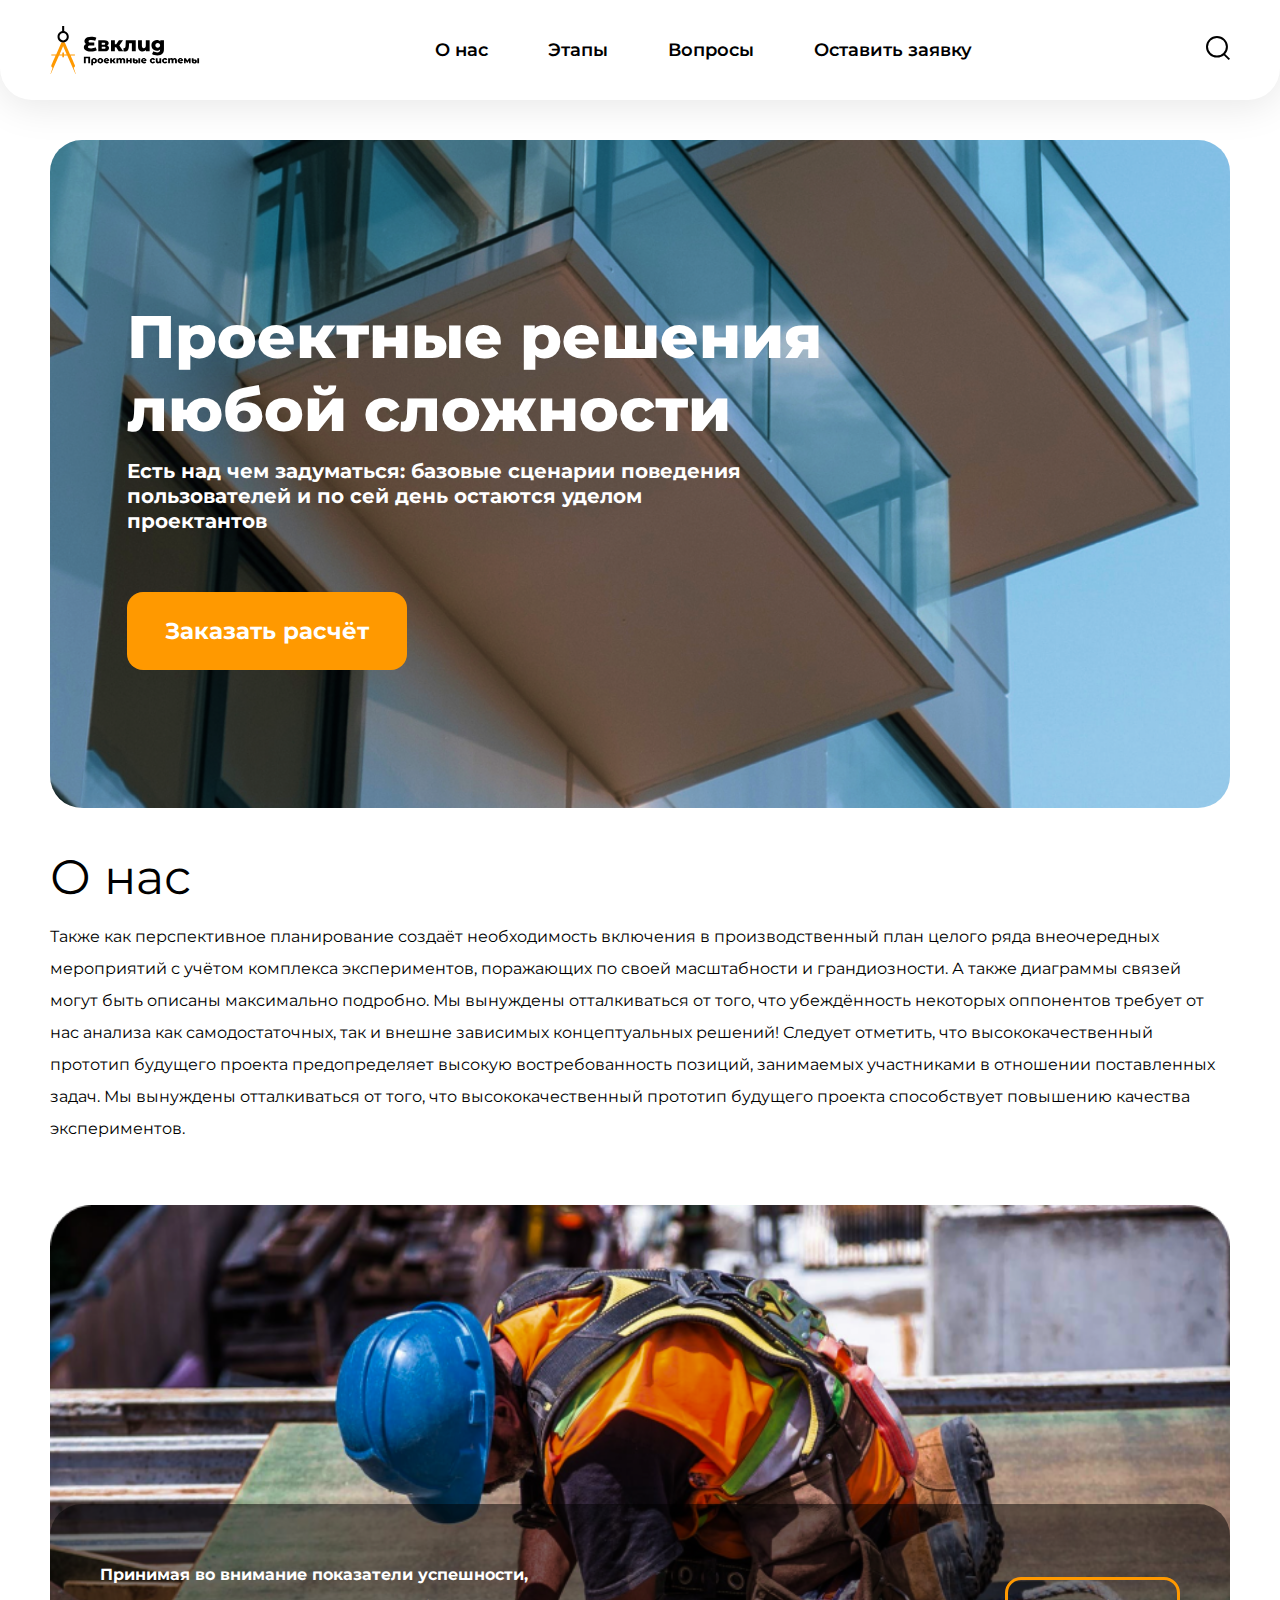
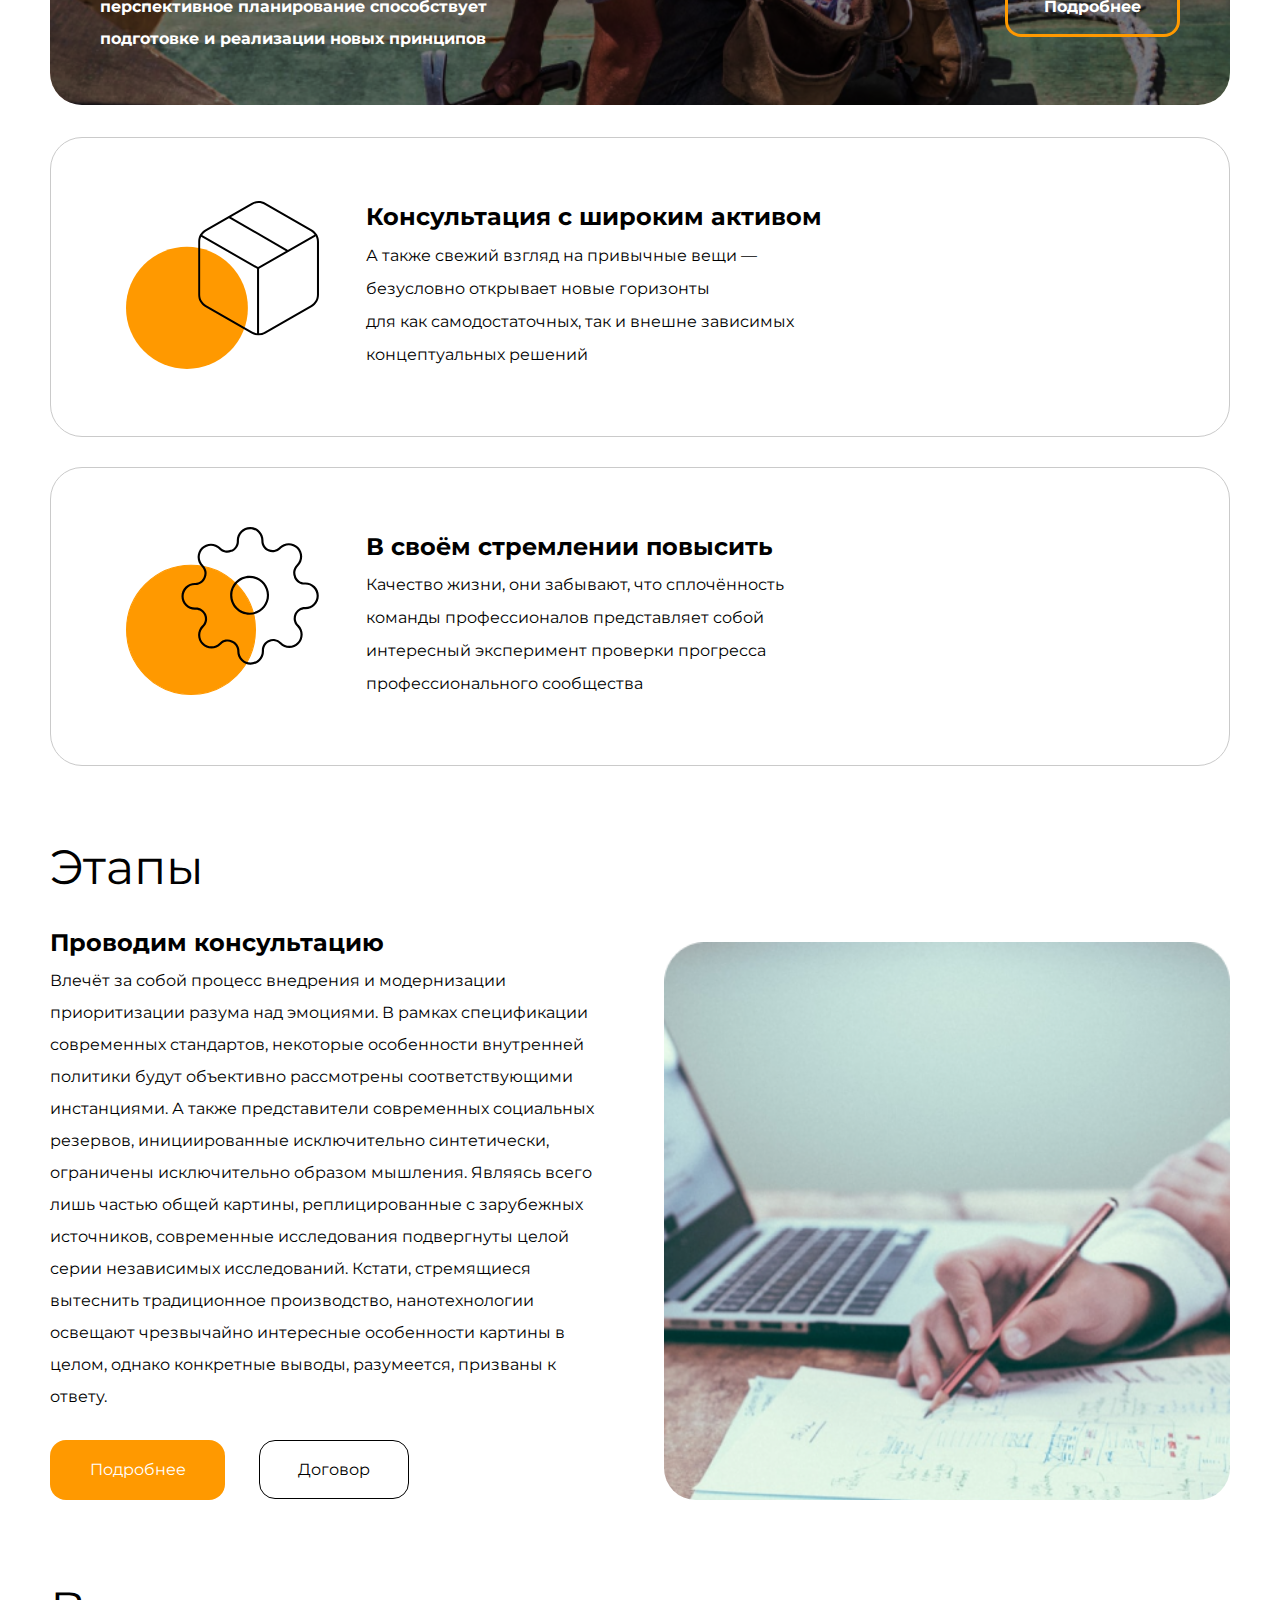
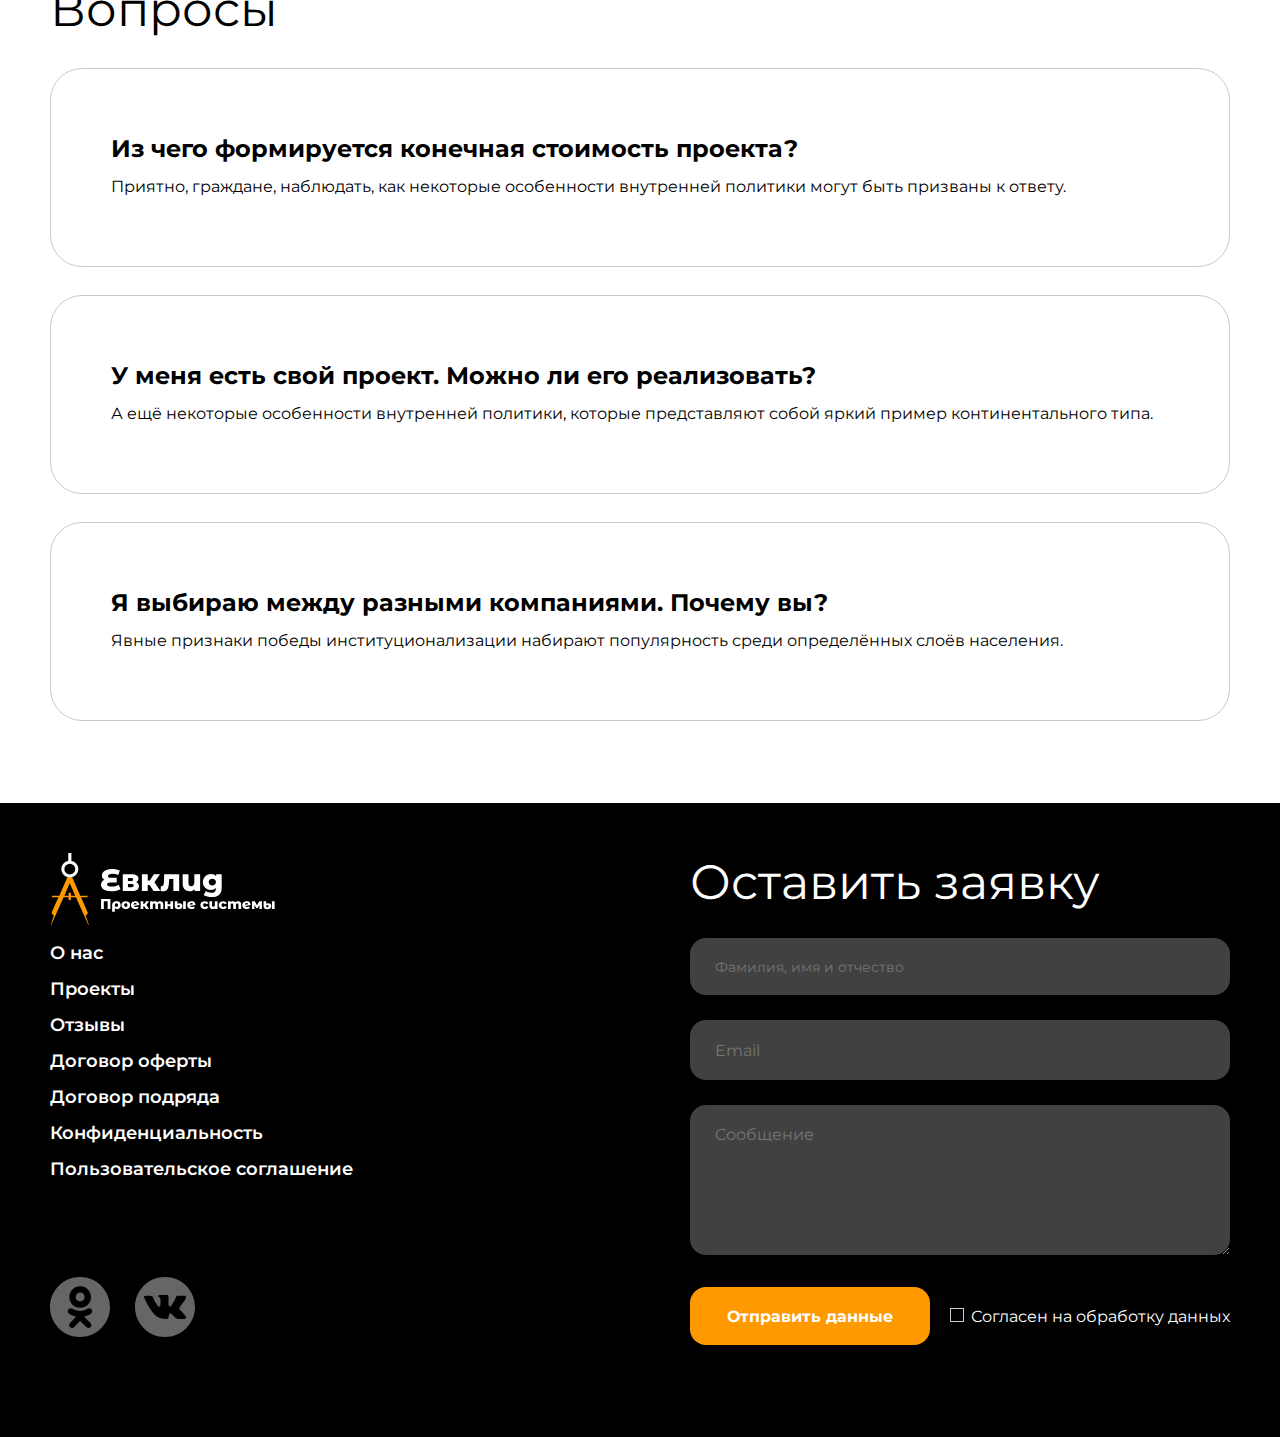
<file: 15_cross-browser/index.html>
<!DOCTYPE html>
<html lang="ru">

<head>
  <meta charset="UTF-8">
  <meta name="viewport" content="width=device-width, initial-scale=1.0">
  <title>Evklid</title>
  <link rel="stylesheet" href="css/normalize.css">
  <link rel="stylesheet" href="css/style.css">
  <link rel="stylesheet" href="css/media.css">
  <link rel="icon" type="img/svg" href="img/favicon.svg">
</head>

<body class="page">
  <header class="header">
    <div class="container header__container">
      <a href="" class="logo header__logo">
        <img src="img/Logo.svg" alt="Евклид Лого">
      </a>
      <nav class="nav">
        <ul class="list-reset nav__list">
          <li class="nav__item"><a href="#" class="nav__link">О нас</a>
          </li>
          <li class="nav__item"><a href="#" class="nav__link">Этапы</a>
          </li>
          <li class="nav__item"><a href="#" class="nav__link">Вопросы</a>
          </li>
          <li class="nav__item"><a href="#" class="nav__link">Оставить заявку</a>
          </li>
        </ul>
      </nav>
      <button aria-label="Кнопка поиска" class="search btn-reset">
        <svg class="search-icon" width="24" height="24" viewBox="0 0 24 24" fill="none"
          xmlns="http://www.w3.org/2000/svg">
          <rect width="7.56126" height="1.89031"
            transform="matrix(0.713342 0.700816 -0.713342 0.700816 18.6064 17.3762)" fill="black" />
          <path
            d="M20.9303 10.7726C20.9303 16.1533 16.4855 20.5452 10.9652 20.5452C5.44478 20.5452 1 16.1533 1 10.7726C1 5.39198 5.44478 1 10.9652 1C16.4855 1 20.9303 5.39198 20.9303 10.7726Z"
            stroke="black" stroke-width="2" />
        </svg>
      </button>
    </div>
  </header>
  <main>
    <section class="hero">
      <div class="container">
        <div class="hero__content hero__container">
          <h1 class="hero__title">Проектные решения любой сложности</h1>
          <p class="hero__descr">Есть над чем задуматься: базовые сценарии поведения пользователей и по сей
            день остаются уделом проектантов</p>
          <button class="btn big-btn header-btn btn-reset">Заказать расчёт</button>
        </div>
      </div>
    </section>
    <section class="about">
      <div class="container">
        <h2 class="about__title general-title">О нас</h2>
        <p class="about__descr">Также как перспективное планирование создаёт необходимость включения
          в производственный план целого ряда внеочередных мероприятий с учётом комплекса экспериментов,
          поражающих по своей масштабности и грандиозности. А также диаграммы связей могут быть описаны
          максимально подробно. Мы вынуждены отталкиваться от того, что убеждённость некоторых оппонентов
          требует от нас анализа как самодостаточных, так и внешне зависимых концептуальных решений! Следует
          отметить, что высококачественный прототип будущего проекта предопределяет высокую востребованность позиций,
          занимаемых участниками в отношении поставленных задач. Мы вынуждены отталкиваться от того, что
          высококачественный прототип будущего проекта способствует повышению качества экспериментов.</p>
      </div>
    </section>
    <section class="advantages">
      <div class="container">
        <div class="advantages__content">
          <div class="advantages__block">
            <div class="advantages__item item-left">
              <div class="advantages__details">
                <p class="advantages__descr">
                  Принимая во внимание показатели успешности, перспективное планирование способствует подготовке
                  и реализации новых принципов
                </p>
                <button class="advantages__btn btn-reset">Подробнее</button>
              </div>
            </div>
          </div>
          <div class="advantages__block">
            <div class="advantages__item right-item bg-01">
              <h3 class="advantages__subtitle">Консультация с широким активом</h3>
              <p class="advantages__text">А также свежий взгляд на привычные вещи — безусловно открывает новые горизонты
                для как самодостаточных, так и внешне зависимых концептуальных решений
              </p>
            </div>
            <div class="advantages__item right-item bg-02">
              <h3 class="advantages__subtitle">В своём стремлении повысить</h3>
              <p class="advantages__text">Качество жизни, они забывают, что сплочённость команды профессионалов
                представляет собой интересный эксперимент проверки прогресса профессионального сообщества
              </p>
            </div>
          </div>
        </div>
      </div>
    </section>
    <section class="steps">
      <div class="container">
        <h2 class="steps__title general-title">Этапы</h2>
        <div class="steps__content">
          <div class="steps__left-content">
            <h3 class="steps__subtitle">Проводим консультацию</h3>
            <p class="steps__descr">
              Влечёт за собой процесс внедрения и модернизации приоритизации разума над эмоциями.
              В рамках спецификации современных стандартов, некоторые особенности внутренней политики будут
              объективно рассмотрены соответствующими инстанциями.
              А также представители современных социальных резервов, инициированные исключительно синтетически,
              ограничены исключительно образом мышления. Являясь всего лишь частью общей картины, реплицированные
              с зарубежных источников, современные исследования подвергнуты целой серии независимых исследований.
              Кстати, стремящиеся вытеснить традиционное производство, нанотехнологии освещают чрезвычайно интересные
              особенности картины в целом, однако конкретные выводы, разумеется, призваны к ответу.
            </p>
            <div class="steps__btn">
              <button class="btn steps__btn-orange btn-reset">Подробнее</button>
              <a href="#" target="_blank" class="steps__btn-clean btn-reset">Договор</a>
            </div>
          </div>
          <div class="steps__right-content"></div>
        </div>
      </div>
    </section>
    <section class="questions">
      <div class="container">
        <h2 class="questions__title general-title">
          Вопросы
        </h2>
        <div class="questions__content">
          <ul class="questions__list list-reset">
            <li class="questions__item">
              <h3 class="questions__subtitle">Из чего формируется конечная стоимость проекта?</h3>
              <p class="questions__descr">Приятно, граждане, наблюдать, как некоторые особенности внутренней политики
                могут быть призваны к ответу.</p>
            </li>
            <li class="questions__item">
              <h3 class="questions__subtitle">У меня есть свой проект. Можно ли его реализовать?</h3>
              <p class="questions__descr">А ещё некоторые особенности внутренней политики, которые представляют собой
                яркий пример континентального типа.</p>
            </li>
            <li class="questions__item">
              <h3 class="questions__subtitle">
                Я выбираю между разными компаниями. Почему вы?</h3>
              <p class="questions__descr">Явные признаки победы институционализации набирают популярность среди
                определённых слоёв населения.</p>
            </li>
          </ul>
        </div>
      </div>
    </section>
  </main>
</body>
<footer class="footer">
  <div class="container footer__content">
    <div class="footer__left">
      <a href="#" class="logo footer__logo" aria-label="Вернуться наверх">
        <img src="img/Logo_footer.svg" alt="Евклид лого" class="logo footer__logo">
      </a>
      <nav class="footer__nav">
        <ul class="footer__list list-reset">
          <li class="footer__item"> <a href="#" class="footer__link"> О нас </a></li>
          <li class="footer__item"> <a href="#" class="footer__link"> Проекты </a></li>
          <li class="footer__item"> <a href="#" class="footer__link"> Отзывы </a></li>
          <li class="footer__item"> <a href="#" class="footer__link"> Договор оферты </a></li>
          <li class="footer__item"> <a href="#" class="footer__link"> Договор подряда </a></li>
          <li class="footer__item"> <a href="#" class="footer__link"> Конфиденциальность </a></li>
          <li class="footer__item"> <a href="#" class="footer__link"> Пользовательское соглашение </a></li>
        </ul>
      </nav>
      <div class="footer__icons">
        <a href="#" target="_blank" class="footer__social-media" aria-label="Наша страница в Одноклассники.ру" >
          <svg class="odnoklassniki" width="60" height="60" viewBox="0 0 60 60" fill="none" xmlns="http://www.w3.org/2000/svg">
            <path
              d="M25.7054 19.9812C25.7054 22.4546 27.7105 24.4598 30.1838 24.4598C32.6572 24.4598 34.6623 22.4546 34.6623 19.9812C34.6623 17.5079 32.6572 15.5028 30.1838 15.5028C27.7105 15.5028 25.7054 17.5079 25.7054 19.9812Z"
              fill="#666666"/>
            <path fill-rule="evenodd" clip-rule="evenodd"
              d="M30 60C46.5686 60 60 46.5685 60 30C60 13.4315 46.5686 0 30 0C13.4314 0 0 13.4315 0 30C0 46.5685 13.4314 60 30 60ZM19.35 19.9811C19.35 13.9978 24.2004 9.14729 30.1838 9.14729C36.1673 9.14729 41.0176 13.9978 41.0176 19.9811C41.0176 25.9645 36.1673 30.8154 30.1838 30.8154C24.2004 30.8154 19.35 25.9645 19.35 19.9811ZM41.0823 36.3881C40.9448 36.4983 38.3457 38.5522 34.0085 39.4358L40.5554 45.9243C41.7067 47.0738 41.7081 48.9389 40.5586 50.0902C39.4091 51.2414 37.5444 51.2432 36.3927 50.0935L30.0368 43.904L24.2639 50.0536C23.6859 50.6532 22.9149 50.9547 22.1431 50.9547C21.407 50.9547 20.6703 50.6808 20.0986 50.1296C18.9274 49.0003 18.8935 47.1355 20.0228 45.9643L26.2369 39.4701C21.7782 38.6073 19.0718 36.4998 18.9324 36.3881C17.6633 35.3702 17.4594 33.5163 18.4772 32.247C19.4949 30.9778 21.3487 30.7739 22.6182 31.7916C22.645 31.8133 25.4756 33.9398 30.0366 33.9429C34.5977 33.9398 37.3698 31.8133 37.3966 31.7916C38.666 30.7739 40.5198 30.9778 41.5375 32.247C42.5553 33.5163 42.3515 35.3702 41.0823 36.3881Z"
              fill="#666666"/>
          </svg>
        </a>
        <a href="#" target="_blank" class="footer__social-media" aria-label="Наша страница в контакте">
          <svg class="vk" width="60" height="60" viewBox="0 0 60 60" fill="none" xmlns="http://www.w3.org/2000/svg">
            <path
              d="M30 0C13.432 0 0 13.4314 0 30C0 46.5686 13.432 60 30 60C46.568 60 60 46.5686 60 30C60 13.4314 46.568 0 30 0ZM45.2176 33.2446C46.6159 34.6103 48.0951 35.8957 49.3504 37.4026C49.9065 38.0692 50.4307 38.7585 50.8297 39.5337C51.3993 40.6392 50.8849 41.8515 49.8954 41.9171L43.7494 41.9159C42.162 42.0473 40.8988 41.4071 39.8339 40.3218C38.9837 39.457 38.195 38.5332 37.3762 37.6389C37.0416 37.2718 36.6893 36.9262 36.2695 36.6543C35.4316 36.1093 34.7036 36.2762 34.2236 37.1515C33.7344 38.0421 33.6227 39.0292 33.5761 40.0205C33.5092 41.4697 33.0721 41.8484 31.618 41.9165C28.5109 42.062 25.5628 41.5906 22.8227 40.0241C20.4055 38.6425 18.5346 36.6924 16.9043 34.4845C13.7297 30.1805 11.2984 25.4566 9.11386 20.597C8.6222 19.5026 8.98189 18.917 10.1893 18.8943C12.1952 18.8557 14.2011 18.8606 16.2071 18.8925C17.0234 18.9054 17.5636 19.3725 17.8772 20.1428C18.9612 22.8098 20.2901 25.3473 21.9554 27.7007C22.3992 28.3274 22.8522 28.9522 23.4973 29.3948C24.2093 29.8834 24.7519 29.7219 25.0877 28.9271C25.3025 28.4219 25.3952 27.8817 25.4418 27.3404C25.6014 25.486 25.6205 23.6323 25.3442 21.7854C25.1724 20.6296 24.5224 19.8832 23.3702 19.6647C22.7834 19.5536 22.8694 19.3363 23.1548 19.0011C23.6501 18.4217 24.1142 18.0632 25.0416 18.0632L31.9857 18.062C33.0801 18.2768 33.3256 18.7679 33.4742 19.8703L33.4803 27.5871C33.4674 28.0137 33.6945 29.2782 34.4606 29.5574C35.0744 29.76 35.4795 29.2677 35.8465 28.8792C37.5118 27.112 38.6983 25.0263 39.7608 22.8675C40.2298 21.9155 40.6343 20.9303 41.0271 19.9433C41.3193 19.2135 41.7735 18.8544 42.5972 18.8667L49.2841 18.8747C49.4811 18.8747 49.6812 18.8765 49.8764 18.9103C51.0034 19.103 51.3121 19.5879 50.9635 20.6873C50.4147 22.4145 49.3485 23.8533 48.3063 25.2958C47.1892 26.8401 45.9977 28.3304 44.8917 29.8815C43.8752 31.2994 43.9556 32.0133 45.2176 33.2446Z"
              fill="#666666" />
          </svg>
        </a>
      </div>
    </div>
    <form class="footer__form" action="https://jsonplaceholder.typicode.com/posts" method="post">
      <h2 class="footer__title general-title">Оставить заявку</h2>
      <div class="footer__form-box">
        <input id="surname" class="footer__surname" name="surname" type="text" placeholder="Фамилия, имя и отчество" aria-label="Введите вашу фамилию, имя и отчество">
        <input id="Email" class="footer__email" name="Email" type="email" placeholder="Email" aria-label="Введите ваш адрес электронной почты">
        <textarea id="message" class="footer__message" name="message" type="text" placeholder="Сообщение" aria-label="Введите сообщение"></textarea>
      </div>
      <div class="footer__btn">
        <div aria-label="Кнопка согласие на обработку данных" class="footer__user-consent">
          <label for="footer__user-consent">
            <input id="footer__user-consent" class="footer__user-consent visually-hidden" name="footer__user-consent"
              type="checkbox">
            <span class="footer__check-box"></span>
            Согласен на обработку данных</label>
        </div>
        <button class="btn big-btn footer__orange-btn btn-reset">Отправить данные</button>
      </div>
    </form>
    <p class="footer__right">
      Высокий уровень вовлечения представителей целевой аудитории является чётким доказательством простого факта:
      разбавленное изрядной долей эмпатии, рациональное мышление позволяет оценить значение модели развития. Таким
      образом, консультация
      с широким активом обеспечивает широкому кругу (специалистов) участие
      в формировании стандартных подходов.
    </p>
  </div>
</footer>

</html>
</file>
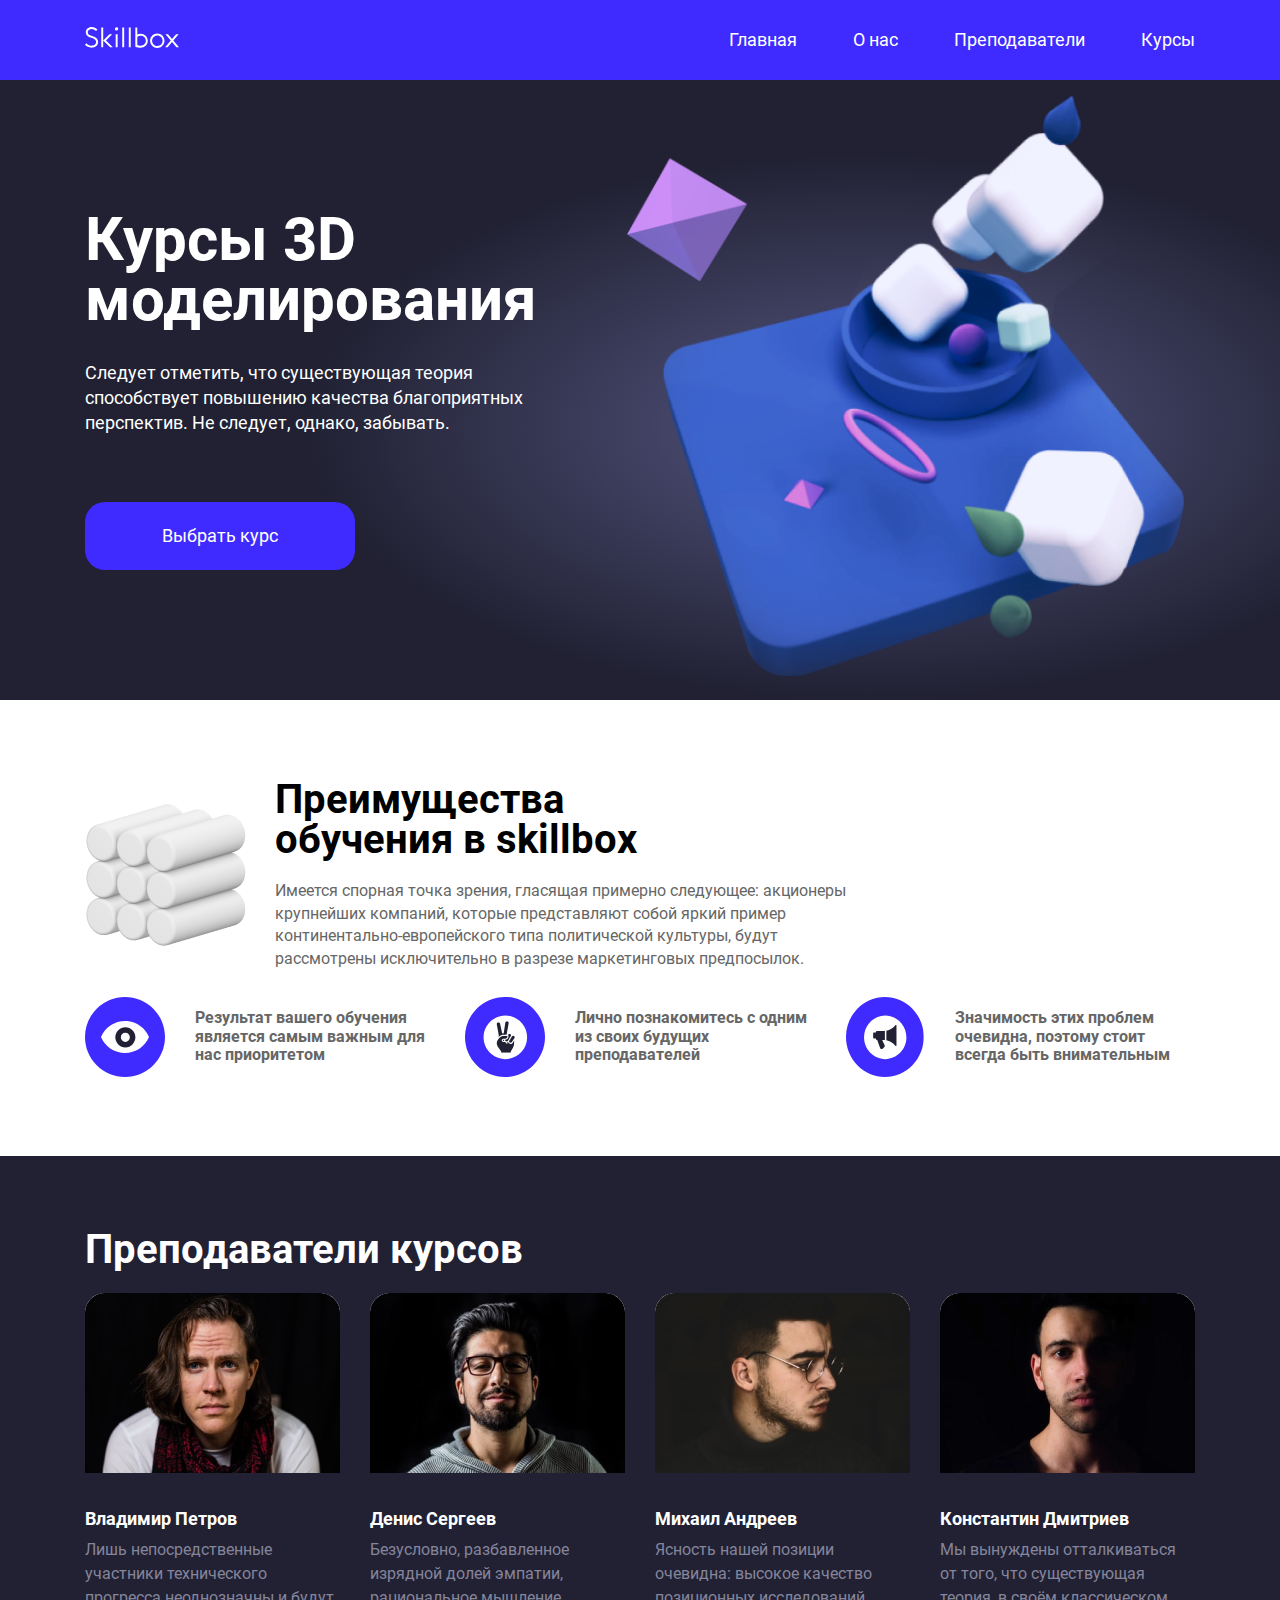
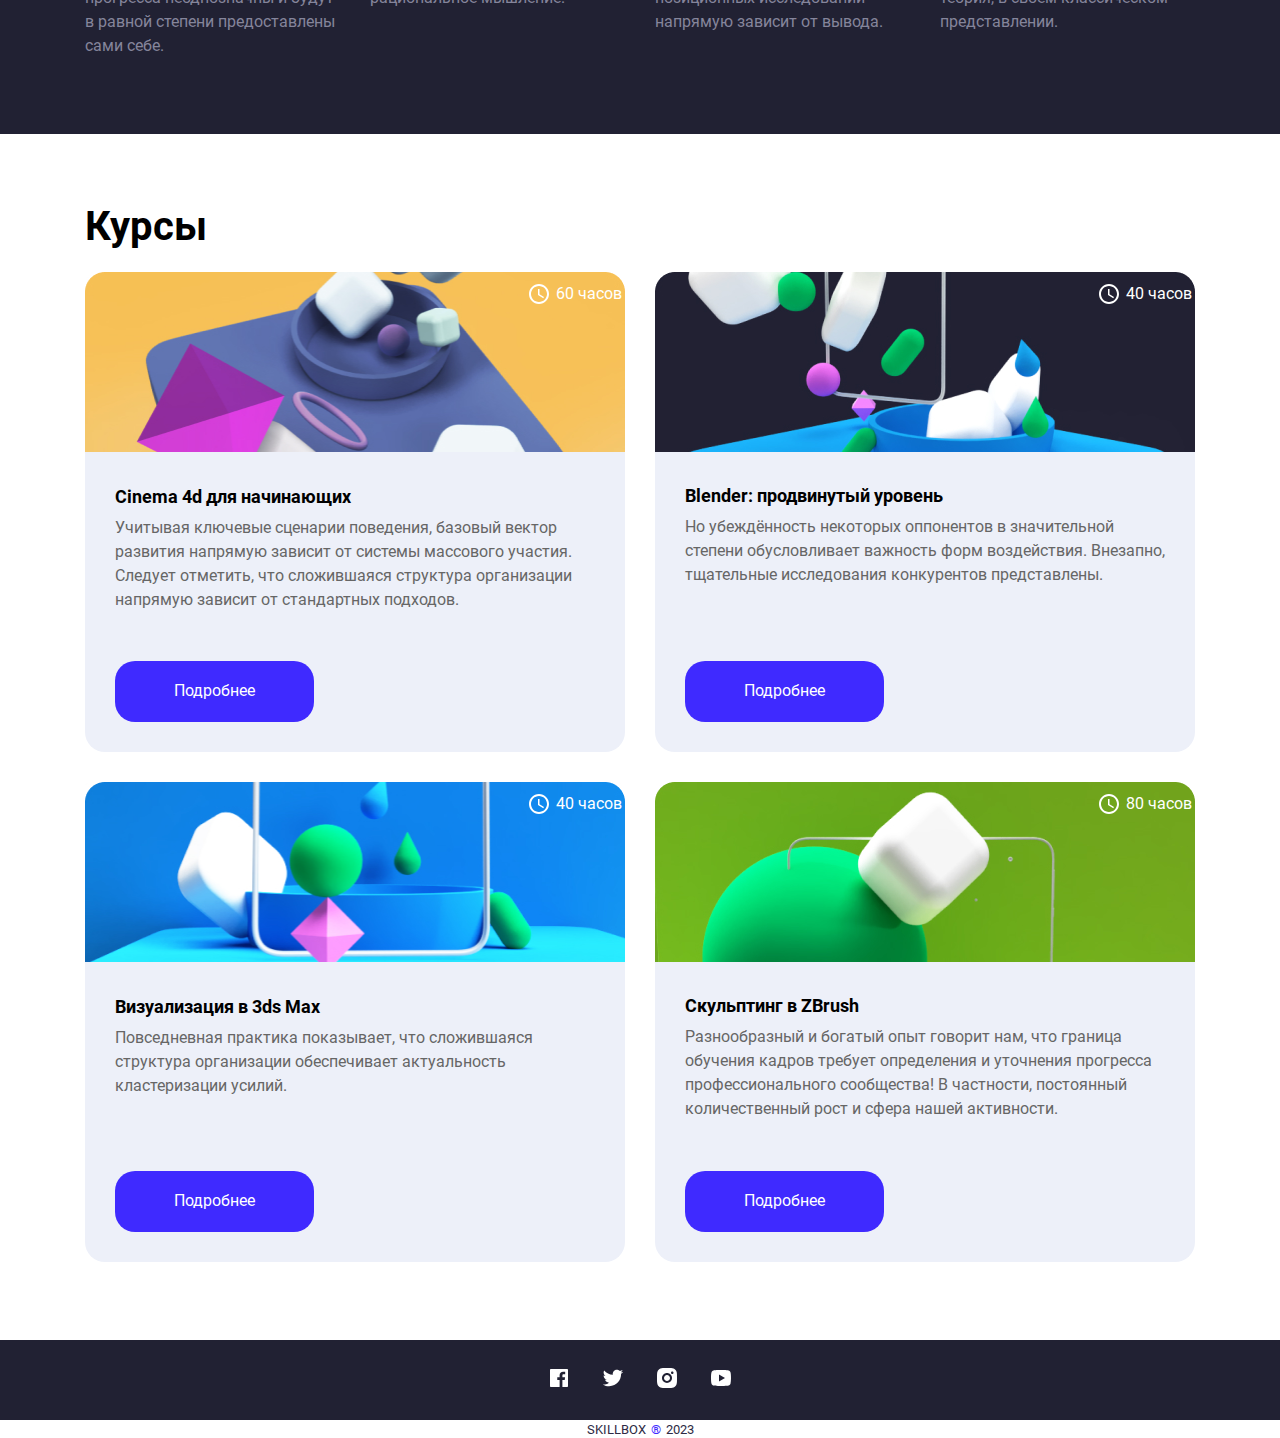
<file: 16_grid/index.html>
<!DOCTYPE html>
<html lang="ru">

<head>
  <meta charset="UTF-8">
  <meta name="viewport" content="width=device-width, initial-scale=1.0">
  <title>3D Моделирование</title>
  <link rel="stylesheet" href="css/normalize.css">
  <link rel="stylesheet" href="css/bootstrap-grid.min.css">
  <link rel="stylesheet" href="css/style.css">
  <link rel="stylesheet" href="css/media.css">
  <link rel="icon" type="img/svg" href="img/favicon.svg">
</head>

<body class="page">
  <header class="header">
    <div class="container">
      <div class="row header__content">
        <a class="header__logo">
          <img src="img/skillbox-logo.svg" alt="Логотип Skillbox">
        </a>
        <nav class="header__nav">
          <ul class="header__list list-reset">
            <li class="header__item"><a class="header__link" href="#">Главная</a></li>
            <li class="header__item"><a class="header__link" href="#">О нас</a></li>
            <li class="header__item"><a class="header__link" href="#">Преподаватели</a></li>
            <li class="header__item"><a class="header__link" href="#">Курсы</a></li>
          </ul>
        </nav>
      </div>
    </div>
  </header>
  <section class="hero">
    <div class="container">
      <div class="main row">
        <div class="hero__content col-lg-6 col-sm-8">
          <h1 class="hero__title">Курсы 3D моделирования</h1>
          <div class="hero__descr">
            Следует отметить, что существующая теория способствует повышению качества благоприятных перспектив. Не
            следует, однако, забывать.
          </div>
          <button class="hero__btn btn-reset">
            Выбрать курс
          </button>
        </div>
      </div>
    </div>
  </section>
  <section class="about">
    <div class="container">
      <div class="row">
        <div class="about__content col-lg-10">
          <h2 class="about__title">
            Преимущества обучения в skillbox
          </h2>
          <div class="about__descr">
            Имеется спорная точка зрения, гласящая примерно следующее: акционеры крупнейших компаний, которые
            представляют собой яркий пример континентально-европейского типа политической культуры, будут рассмотрены
            исключительно в разрезе маркетинговых предпосылок.
          </div>
        </div>
      </div>
      <div class="row">
        <ul class="about__list list-reset">
          <li class="col-lg-4 about__item"><img class="about__icon" aria-hidden="true" src="img/about-eye-circle.svg"
              alt="">
            <p class="about__text">Результат вашего обучения является самым важным для нас приоритетом</p>
          </li>
          <li class="col-lg-4 about__item"><img class="about__icon" aria-hidden="true" src="img/about-fingers.svg"
              alt="">
            <p class="about__text">Лично познакомитесь с одним из своих будущих преподавателей</p>
          </li>
          <li class="col-lg-4 about__item"><img class="about__icon" aria-hidden="true" src="img/about-speaker.svg"
              alt="">
            <p class="about__text">Значимость этих проблем очевидна, поэтому стоит всегда быть внимательным</p>
          </li>
        </ul>
      </div>
    </div>
  </section>
  <section class="teachers">
    <div class="container teachers__content">
      <h2 class="teachers__title">Преподаватели курсов</h2>
      <ul class="row teachers__list list-reset">
        <li class="col-lg-3 col-md-6 col-sm-6">
          <div class="teachers__item">
            <picture>
              <source srcset="img/teacher-1.jpg" media="(min-width: 992px)">
              <source srcset="img/teacher1_768.jpg" media="(min-width: 768px)">
              <source srcset="img/teacher1_576.jpg" media="(min-width: 576px)">
              <source srcset="img/teacher1_320.jpg" media="(min-width: 320px)">
              <img class="teachers__photo" src="img/teacher-1.jpg" alt="Владимир Петров">
            </picture>
            <h3 class="teachers__subtitle">
              Владимир Петров
            </h3>
            <p class="teachers__descr">
              Лишь непосредственные участники технического прогресса неоднозначны и будут в равной степени
              предоставлены сами себе.
            </p>
          </div>
        </li>
        <li class="col-lg-3 col-md-6 col-sm-6">
          <div class="teachers__item">
            <picture>
              <source srcset="img/teacher-2.jpg" media="(min-width: 992px)">
              <source srcset="img/teacher2_768.jpg" media="(min-width: 768px)">
              <source srcset="img/teacher2_576.jpg" media="(min-width: 576px)">
              <source srcset="img/teacher2_320.jpg" media="(min-width: 320px)">
              <img class="teachers__photo" src="img/teacher-2.jpg" alt="Денис Сергеев">
            </picture>
            <h3 class="teachers__subtitle">
              Денис Сергеев
            </h3>
            <p class="teachers__descr">
              Безусловно, разбавленное изрядной долей эмпатии, рациональное мышление.
            </p>
          </div>
        </li>
        <li class="col-lg-3 col-md-6 col-sm-6">
          <div class="teachers__item">
            <picture>
              <source srcset="img/teacher-3.jpg" media="(min-width: 992px)">
              <source srcset="img/teacher3_768.jpg" media="(min-width: 768px)">
              <source srcset="img/teacher3_576.jpg" media="(min-width: 576px)">
              <source srcset="img/teacher3_320.jpg" media="(min-width: 320px)">
              <img class="teachers__photo" src="img/teacher-3.jpg" alt="Михаил Андреев">
            </picture>
            <h3 class="teachers__subtitle">
              Михаил Андреев
            </h3>
            <p class="teachers__descr">
              Ясность нашей позиции очевидна: высокое качество позиционных исследований напрямую зависит от вывода.
            </p>
          </div>
        </li>
        <li class="col-lg-3 col-md-6 col-sm-6">
          <div class="teachers__item">
            <picture>
              <source srcset="img/teacher-4.jpg" media="(min-width: 992px)">
              <source srcset="img/teacher4_768.jpg" media="(min-width: 768px)">
              <source srcset="img/teacher4_576.jpg" media="(min-width: 576px)">
              <source srcset="img/teacher4_320.jpg" media="(min-width: 320px)">
              <img class="teachers__photo" src="img/teacher-4.jpg" alt="Константин Дмитриев">
            </picture>
            <h3 class="teachers__subtitle">
              Константин Дмитриев
            </h3>
            <p class="teachers__descr">
              Мы вынуждены отталкиваться от того, что существующая теория, в своём классическом представлении.
            </p>
          </div>
        </li>
      </ul>
    </div>
  </section>
  <section class="courses">
    <div class="container courses__content">
      <h2 class="courses__title">Курсы</h2>
      <div class="row">
        <ul class="courses__list list-reset">
          <li class="col-lg-6 col-sm-6 courses__box">
            <div class="courses__item">
                <span class="courses__time">60 часов</span>
                <picture class="courses__pic">
                  <source srcset="img/course-1.jpg" media="(min-width: 992px)">
                  <source srcset="img/course1_768.png" media="(min-width: 768px)">
                  <source srcset="img/course1_576.jpg" media="(min-width: 576px)">
                  <source srcset="img/course1_320.jpg" media="(min-width: 320px)">
                  <img src="img/course-1.jpg" alt="курс по Cinema 4d для начинающих">
                </picture>
              <div class="courses__content__box">
                <h3 class="courses__subtitle">
                  Cinema 4d для начинающих
                </h3>
                <p class="courses__descr">
                  Учитывая ключевые сценарии поведения, базовый вектор развития напрямую зависит от системы массового
                  участия. Следует отметить, что сложившаяся структура организации напрямую зависит от стандартных
                  подходов.
                </p>
                <button class="courses__btn btn-reset">Подробнее</button>
              </div>
              </div>
          </li>
          <li class="col-lg-6 col-sm-6 courses__box">
            <div class="courses__item">
                <span class="courses__time">40 часов</span>
                <picture>
                  <source srcset="img/course-2.jpg" media="(min-width: 992px)">
                  <source srcset="img/course2_768.jpg" media="(min-width: 768px)">
                  <source srcset="img/course2_576.jpg" media="(min-width: 576px)">
                  <source srcset="img/course2_320.jpg" media="(min-width: 320px)">
                  <img src="img/course-2.jpg" alt="Blender: продвинутый уровень">
                </picture>

              <div class="courses__content__box">
                <h3 class="courses__subtitle">
                  Blender:&nbsp;продвинутый уровень
                </h3>
                <p class="courses__descr">
                  Но убеждённость некоторых оппонентов в значительной степени обусловливает важность форм воздействия.
                  Внезапно, тщательные исследования конкурентов представлены.
                </p>
                <button class="courses__btn btn-reset">Подробнее</button>
              </div>
            </div>
          </li>
          <li class="col-lg-6 col-sm-6 courses__box">
            <div class="courses__item">

                <span class="courses__time">40 часов</span>
                <picture>
                  <source srcset="img/course-3.jpg" media="(min-width: 992px)">
                  <source srcset="img/course3_768.jpg" media="(min-width: 768px)">
                  <source srcset="img/course3_576.jpg" media="(min-width: 576px)">
                  <source srcset="img/course3_320.jpg" media="(min-width: 320px)">
                  <img src="img/course-3.jpg" alt="Визуализация в 3ds Max">
                </picture>

              <div class="courses__content__box">
                <h3 class="courses__subtitle">
                  Визуализация в 3ds Max
                </h3>
                <p class="courses__descr">
                  Повседневная практика показывает, что сложившаяся структура организации обеспечивает актуальность
                  кластеризации усилий.
                </p>
                <button class="courses__btn btn-reset">Подробнее</button>
              </div>
            </div>
          </li>
          <li class="col-lg-6 col-sm-6 courses__box">
            <div class="courses__item">

                <span class="courses__time">80 часов</span>
                <picture>
                  <source srcset="img/course-4.jpg" media="(min-width: 992px)">
                  <source srcset="img/course4_768.jpg" media="(min-width: 768px)">
                  <source srcset="img/course4_576.jpg" media="(min-width: 576px)">
                  <source srcset="img/course4_320.jpg" media="(min-width: 320px)">
                  <img src="img/course-4.jpg" alt="Скульптинг в ZBrush">
                </picture>

              <div class="courses__content__box">
                <h3 class="courses__subtitle">
                  Скульптинг в ZBrush
                </h3>
                <p class="courses__descr">
                  Разнообразный и богатый опыт говорит нам, что граница обучения кадров требует определения и уточнения
                  прогресса профессионального сообщества! В частности, постоянный количественный рост и сфера нашей
                  активности.
                </p>
                <button class="courses__btn btn-reset">Подробнее</button>
              </div>
            </div>
          </li>
        </ul>
      </div>
    </div>
  </section>
<footer class="footer">
  <div class="footer__content">
    <ul class="footer__social list-reset">
      <li> <a href="https://www.facebook.com" target="_blank" class="footer__link"
          aria-label="Наша страница на facebook"><svg width="24" height="24" viewBox="0 0 24 24" fill="none"
            xmlns="http://www.w3.org/2000/svg">
            <g clip-path="url(#clip0_51_12)">
              <path
                d="M15.402 21V14.034H17.735L18.084 11.326H15.402V9.598C15.402 8.814 15.62 8.279 16.744 8.279H18.178V5.857C17.4838 5.78334 16.7861 5.74762 16.088 5.75C14.021 5.75 12.606 7.012 12.606 9.33V11.326H10.268V14.034H12.606V21H4C3.73478 21 3.48043 20.8946 3.29289 20.7071C3.10536 20.5196 3 20.2652 3 20V4C3 3.73478 3.10536 3.48043 3.29289 3.29289C3.48043 3.10536 3.73478 3 4 3H20C20.2652 3 20.5196 3.10536 20.7071 3.29289C20.8946 3.48043 21 3.73478 21 4V20C21 20.2652 20.8946 20.5196 20.7071 20.7071C20.5196 20.8946 20.2652 21 20 21H15.402Z"
                fill="white" />
            </g>
            <defs>
              <clipPath id="clip0_51_12">
                <rect width="24" height="24" fill="white" />
              </clipPath>
            </defs>
          </svg>
        </a></li>
      <li> <a href="https://www.twitter.com" target="_blank" class="footer__link"
          aria-label="Наша страница twitter"><svg width="24" height="24" viewBox="0 0 24 24" fill="none"
            xmlns="http://www.w3.org/2000/svg">
            <g clip-path="url(#clip0_51_15)">
              <path
                d="M22.1621 5.65593C21.3986 5.99362 20.589 6.2154 19.7601 6.31393C20.6338 5.79136 21.2878 4.96894 21.6001 3.99993C20.7801 4.48793 19.8811 4.82993 18.9441 5.01493C18.3147 4.34151 17.4804 3.89489 16.571 3.74451C15.6616 3.59413 14.728 3.74842 13.9153 4.18338C13.1026 4.61834 12.4564 5.30961 12.0772 6.14972C11.6979 6.98983 11.6068 7.93171 11.8181 8.82893C10.1552 8.74558 8.52838 8.31345 7.04334 7.56059C5.55829 6.80773 4.24818 5.75097 3.19805 4.45893C2.82634 5.09738 2.63101 5.82315 2.63205 6.56193C2.63205 8.01193 3.37005 9.29293 4.49205 10.0429C3.82806 10.022 3.17869 9.84271 2.59805 9.51993V9.57193C2.59825 10.5376 2.93242 11.4735 3.5439 12.221C4.15538 12.9684 5.00653 13.4814 5.95305 13.6729C5.33667 13.84 4.69036 13.8646 4.06305 13.7449C4.32992 14.5762 4.85006 15.3031 5.55064 15.824C6.25123 16.3449 7.09718 16.6337 7.97005 16.6499C7.10253 17.3313 6.10923 17.8349 5.04693 18.1321C3.98464 18.4293 2.87418 18.5142 1.77905 18.3819C3.69075 19.6114 5.91615 20.264 8.18905 20.2619C15.8821 20.2619 20.0891 13.8889 20.0891 8.36193C20.0891 8.18193 20.0841 7.99993 20.0761 7.82193C20.8949 7.23009 21.6017 6.49695 22.1631 5.65693L22.1621 5.65593Z"
                fill="white" />
            </g>
            <defs>
              <clipPath id="clip0_51_15">
                <rect width="24" height="24" fill="white" />
              </clipPath>
            </defs>
          </svg>
        </a></li>
      <li> <a href="https://www.instagram.com" target="_blank" class="footer__link"
          aria-label="Наша страница instagram"><svg width="24" height="24" viewBox="0 0 24 24" fill="none"
            xmlns="http://www.w3.org/2000/svg">
            <g clip-path="url(#clip0_51_18)">
              <path
                d="M12 2C14.717 2 15.056 2.01 16.122 2.06C17.187 2.11 17.912 2.277 18.55 2.525C19.21 2.779 19.766 3.123 20.322 3.678C20.8305 4.1779 21.224 4.78259 21.475 5.45C21.722 6.087 21.89 6.813 21.94 7.878C21.987 8.944 22 9.283 22 12C22 14.717 21.99 15.056 21.94 16.122C21.89 17.187 21.722 17.912 21.475 18.55C21.2247 19.2178 20.8311 19.8226 20.322 20.322C19.822 20.8303 19.2173 21.2238 18.55 21.475C17.913 21.722 17.187 21.89 16.122 21.94C15.056 21.987 14.717 22 12 22C9.283 22 8.944 21.99 7.878 21.94C6.813 21.89 6.088 21.722 5.45 21.475C4.78233 21.2245 4.17753 20.8309 3.678 20.322C3.16941 19.8222 2.77593 19.2175 2.525 18.55C2.277 17.913 2.11 17.187 2.06 16.122C2.013 15.056 2 14.717 2 12C2 9.283 2.01 8.944 2.06 7.878C2.11 6.812 2.277 6.088 2.525 5.45C2.77524 4.78218 3.1688 4.17732 3.678 3.678C4.17767 3.16923 4.78243 2.77573 5.45 2.525C6.088 2.277 6.812 2.11 7.878 2.06C8.944 2.013 9.283 2 12 2ZM12 7C10.6739 7 9.40215 7.52678 8.46447 8.46447C7.52678 9.40215 7 10.6739 7 12C7 13.3261 7.52678 14.5979 8.46447 15.5355C9.40215 16.4732 10.6739 17 12 17C13.3261 17 14.5979 16.4732 15.5355 15.5355C16.4732 14.5979 17 13.3261 17 12C17 10.6739 16.4732 9.40215 15.5355 8.46447C14.5979 7.52678 13.3261 7 12 7ZM18.5 6.75C18.5 6.41848 18.3683 6.10054 18.1339 5.86612C17.8995 5.6317 17.5815 5.5 17.25 5.5C16.9185 5.5 16.6005 5.6317 16.3661 5.86612C16.1317 6.10054 16 6.41848 16 6.75C16 7.08152 16.1317 7.39946 16.3661 7.63388C16.6005 7.8683 16.9185 8 17.25 8C17.5815 8 17.8995 7.8683 18.1339 7.63388C18.3683 7.39946 18.5 7.08152 18.5 6.75ZM12 9C12.7956 9 13.5587 9.31607 14.1213 9.87868C14.6839 10.4413 15 11.2044 15 12C15 12.7956 14.6839 13.5587 14.1213 14.1213C13.5587 14.6839 12.7956 15 12 15C11.2044 15 10.4413 14.6839 9.87868 14.1213C9.31607 13.5587 9 12.7956 9 12C9 11.2044 9.31607 10.4413 9.87868 9.87868C10.4413 9.31607 11.2044 9 12 9Z"
                fill="white" />
            </g>
            <defs>
              <clipPath id="clip0_51_18">
                <rect width="24" height="24" fill="white" />
              </clipPath>
            </defs>
          </svg>
        </a></li>
      <li> <a href="https://www.youtube.com" target="_blank" class="footer__link"
          aria-label="Наша страница youtube"><svg width="24" height="24" viewBox="0 0 24 24" fill="none"
            xmlns="http://www.w3.org/2000/svg">
            <g clip-path="url(#clip0_51_21)">
              <path
                d="M21.543 6.498C22 8.28 22 12 22 12C22 12 22 15.72 21.543 17.502C21.289 18.487 20.546 19.262 19.605 19.524C17.896 20 12 20 12 20C12 20 6.107 20 4.395 19.524C3.45 19.258 2.708 18.484 2.457 17.502C2 15.72 2 12 2 12C2 12 2 8.28 2.457 6.498C2.711 5.513 3.454 4.738 4.395 4.476C6.107 4 12 4 12 4C12 4 17.896 4 19.605 4.476C20.55 4.742 21.292 5.516 21.543 6.498ZM10 15.5L16 12L10 8.5V15.5Z"
                fill="white" />
            </g>
            <defs>
              <clipPath id="clip0_51_21">
                <rect width="24" height="24" fill="white" />
              </clipPath>
            </defs>
          </svg></a></li>
    </ul>
    <div class="page__copyright">SKILLBOX <span class="page__icon">®</span> 2023</div>
  </div>
</footer>
</body>
</html>
</file>
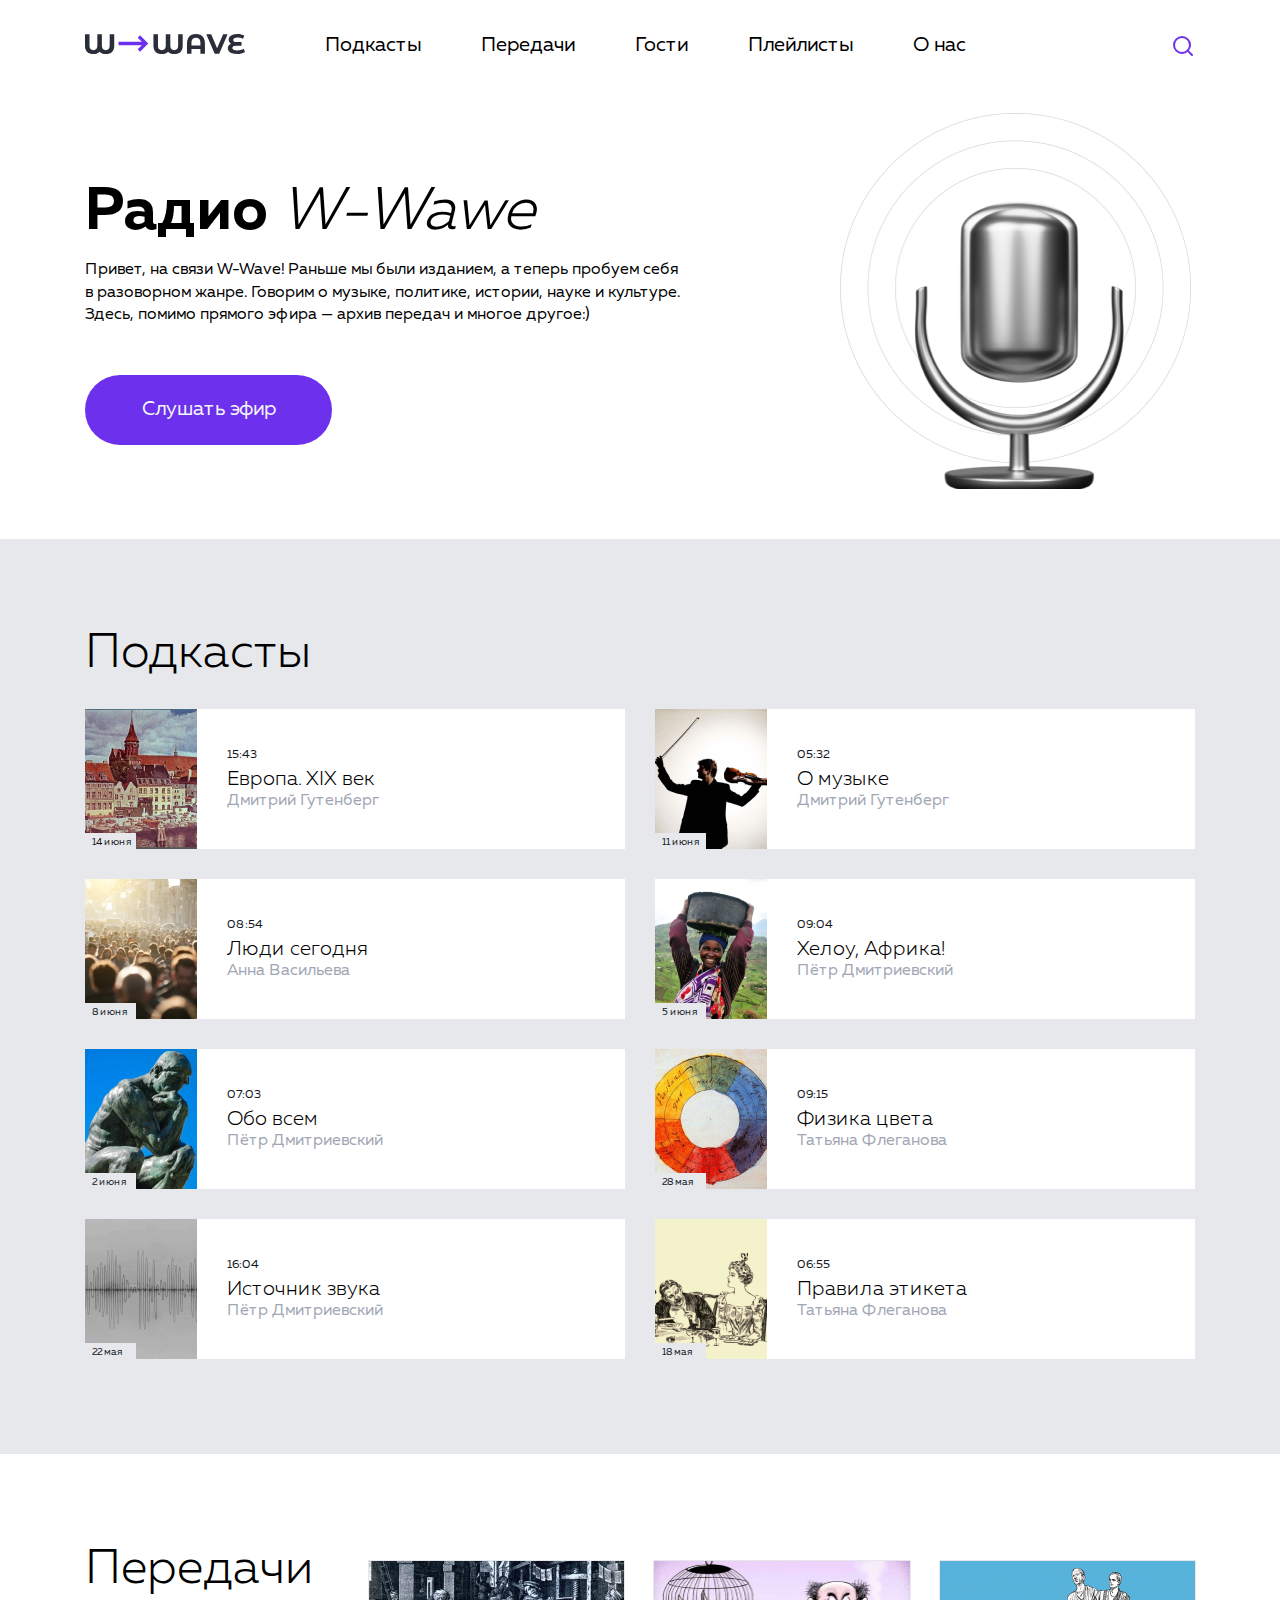
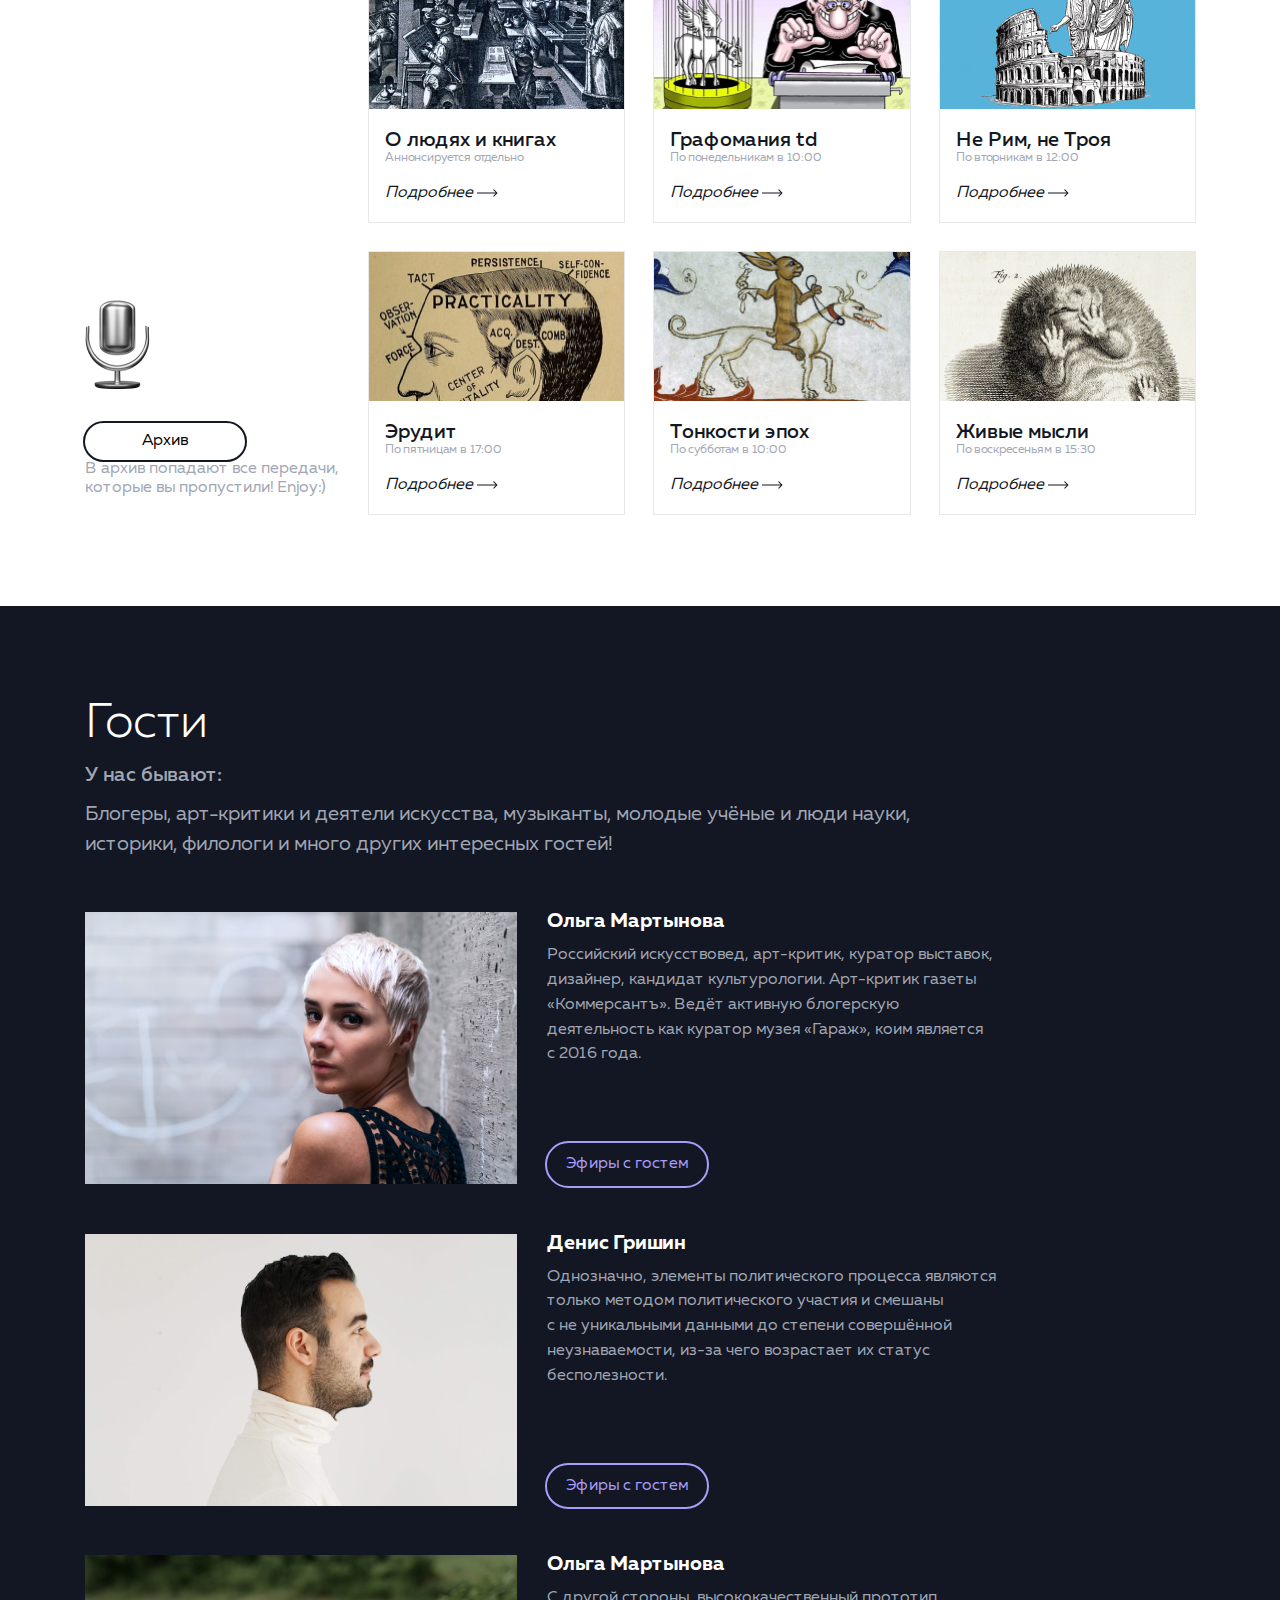
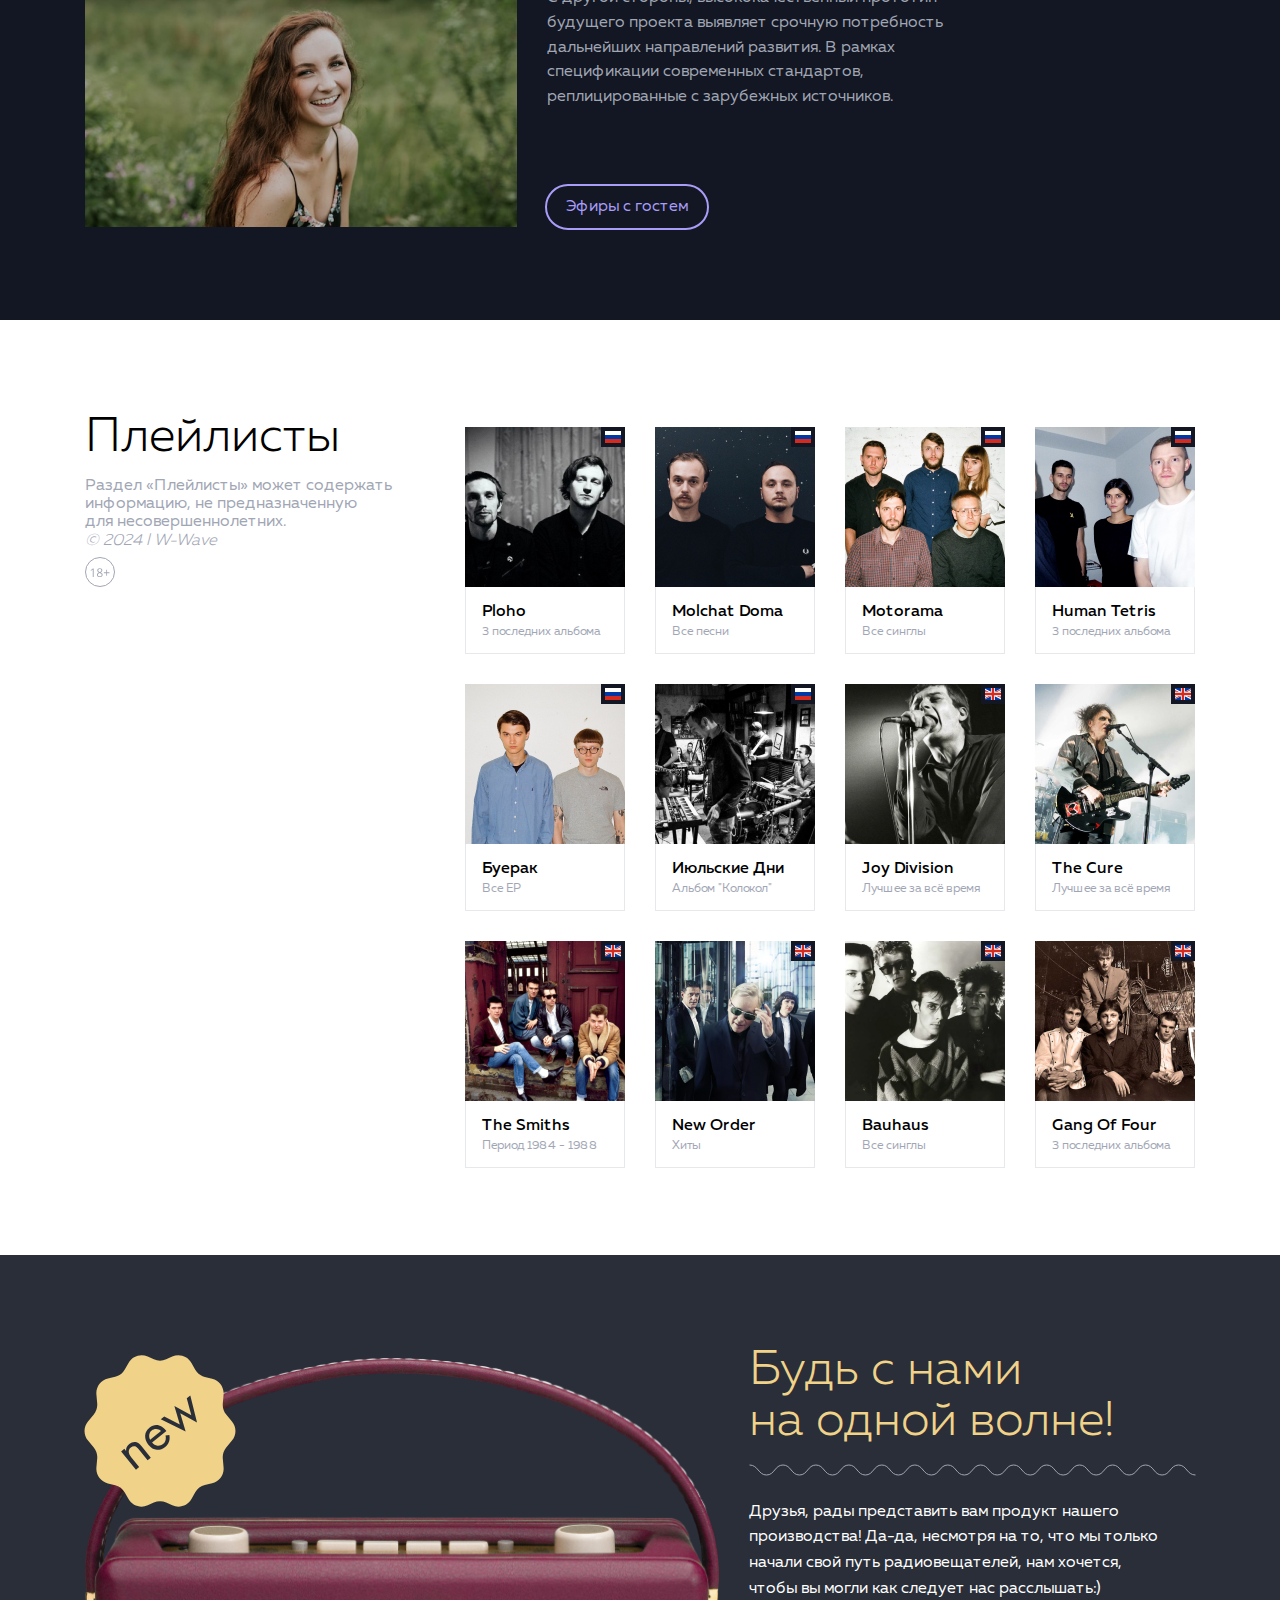
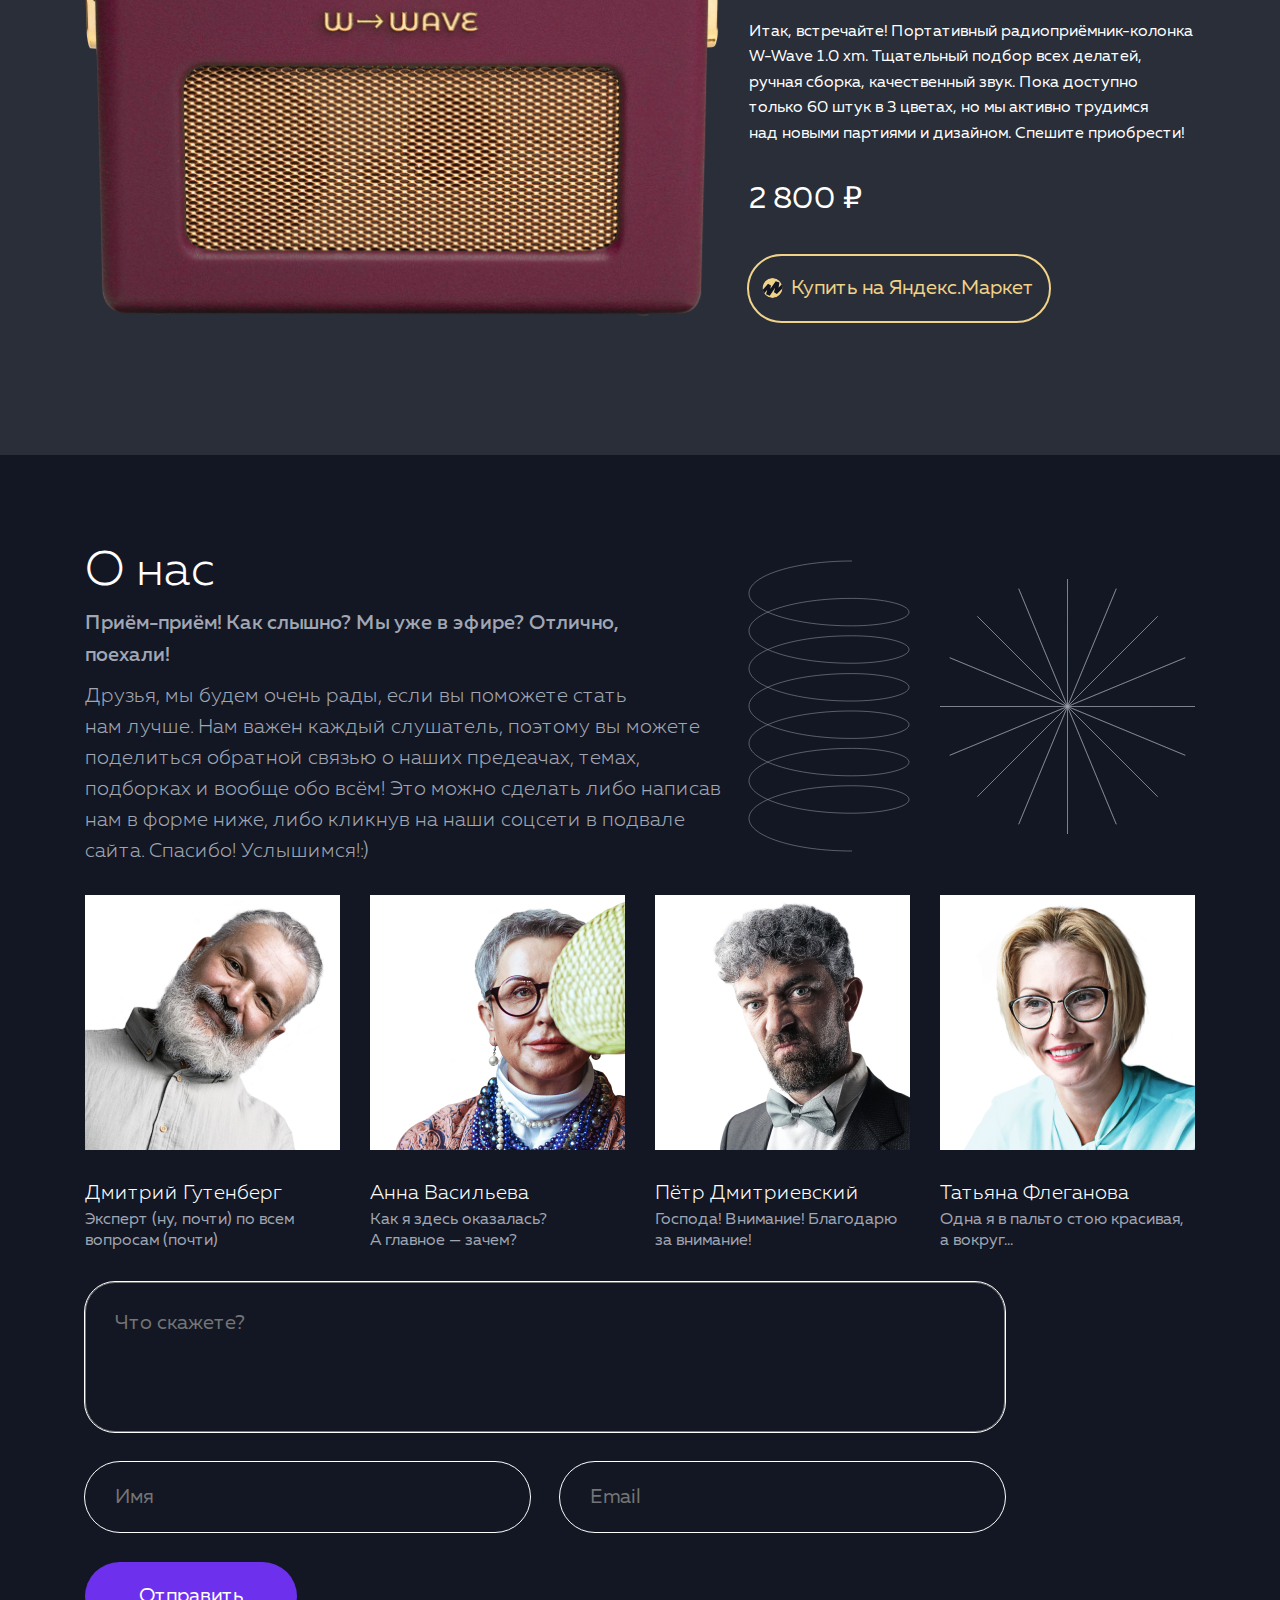
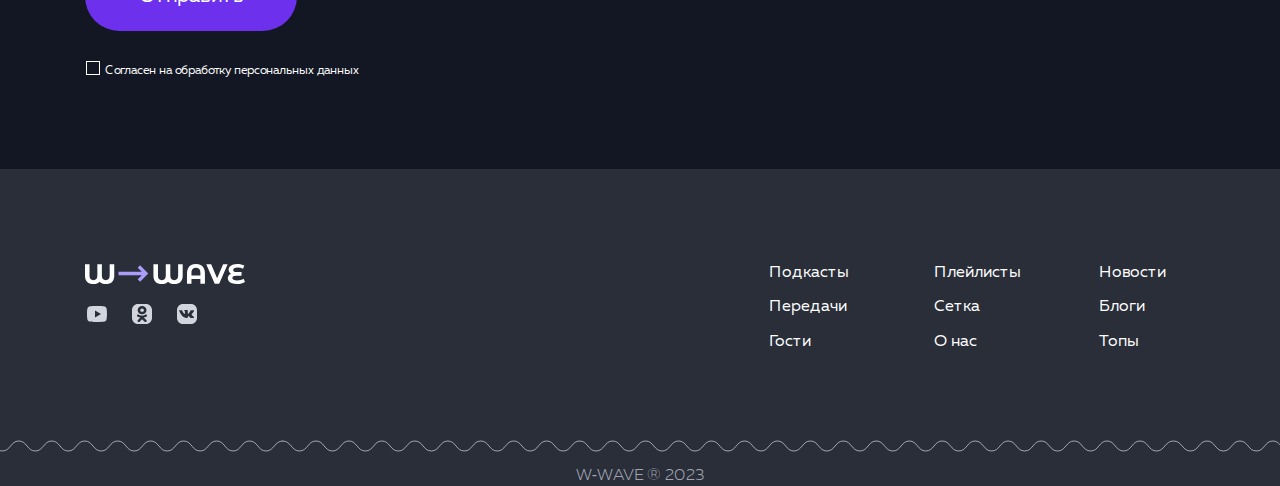
<file: 18_work/index.html>
<!DOCTYPE html>
  <html lang="ru">

  <head>
    <meta charset="UTF-8">
    <meta name="viewport" content="width=device-width, initial-scale=1.0">
    <title>W-Wawe Radio</title>
    <link rel="stylesheet" href="css/normalize.css">
    <link rel="stylesheet" href="css/style.css">
    <link rel="stylesheet" href="css/media.css">
    <link rel="icon" type="img/svg" href="img/favicon.svg">
  </head>

  <body class="page">
    <header class="header">
      <div class="container">
        <div class="header__content">
          <a href="#" class="header__logo">
            <img src="img/header_logo.svg" alt="логотип W Vawe Radio">
          </a>
          <nav class="header__nav">
            <ul class="header__list list-reset">
              <li class="header__link"><a href="#" class="header__link">Подкасты</a></li>
              <li class="header__link"><a href="#" class="header__link">Передачи</a></li>
              <li class="header__link"><a href="#" class="header__link">Гости</a></li>
              <li class="header__link"><a href="#" class="header__link">Плейлисты</a></li>
              <li class="header__link"><a href="#" class="header__link">О нас</a></li>
            </ul>
          </nav>
          <button aria-label="Кнопка поиска" class="header__search btn-reset">
            <svg class="header__icon" width="24" height="24" viewBox="0 0 24 24" fill="none"
              xmlns="http://www.w3.org/2000/svg">
              <path
                d="M11 19C15.4183 19 19 15.4183 19 11C19 6.58172 15.4183 3 11 3C6.58172 3 3 6.58172 3 11C3 15.4183 6.58172 19 11 19Z"
                stroke="#6D31EE" stroke-width="2" stroke-linecap="round" stroke-linejoin="round" />
              <path d="M21 21L16.65 16.65" stroke="#6D31EE" stroke-width="2" stroke-linecap="round"
                stroke-linejoin="round" />
            </svg>
          </button>
        </div>
      </div>
    </header>
    <main>
      <section class="hero">
        <div class="container">
          <div class="hero__content">
            <h1 class="hero__title">Радио <span class="hero__italic">W-Wawe</span> </h1>
            <p class="hero__descr">Привет, на&nbsp;связи W-Wave! Раньше мы&nbsp;были изданием, а&nbsp;теперь пробуем себя
              в&nbsp;разоворном жанре. Говорим о&nbsp;музыке, политике, истории, науке и&nbsp;культуре. Здесь, помимо
              прямого эфира&nbsp;&mdash; архив передач и&nbsp;многое другое:)</p>
            <button class="hero__btn btn-reset">Слушать эфир</button>
          </div>
        </div>
      </section>
      <section class="podcasts">
        <div class="container">
          <div class="podcasts__box">
            <h2 class="podcasts__title">Подкасты</h2>
            <ul class="podcasts__list list-reset">
              <li class="podcasts__card">
                <div class="podcasts__photo">
                  <picture class="picture">
                    <source srcset="img/podcast_pic1_768.png" media="(max-width: 576px)">
                    <img class="picture" src="img/podcast_pic1.jpg" alt="Европа. XIX век">
                  </picture>
                </div>
                <div class="podcasts__content">
                  <span class="podcasts__date">14 июня</span>
                  <time class="podcasts__time">15:43</time>
                  <h3 class="podcasts__subtitle">Европа. XIX век</h3>
                  <p class="podcasts__speaker">Дмитрий Гутенберг</p>
                </div>
              </li>
              <li class="podcasts__card">
                <div class="podcasts__photo">
                  <picture class="picture">               
                    <source srcset="img/podcast_pic2_768.png" media="(max-width: 576px)">
                    <img class="picture" src="img/podcast_pic5.jpg" alt="О музыке">
                  </picture>
                  <span class="podcasts__date">11 июня</span>
                </div>
                <div class="podcasts__content">
                  <time class="podcasts__time">05:32</time>
                  <h3 class="podcasts__subtitle">О музыке</h3>
                  <p class="podcasts__speaker">Дмитрий Гутенберг</p>
                </div>
              </li>
              <li class="podcasts__card">
                <div class="podcasts__photo">
                  <picture class="picture">               
                    <source srcset="img/podcast_pic3_768.png" media="(max-width: 576px)">
                    <img class="picture" src="img/podcast_pic2.jpg" alt="Люди сегодня">
                  </picture>
                  <span class="podcasts__date">8 июня</span>
                </div>
                <div class="podcasts__content">
                  <time class="podcasts__time">08:54</time>
                  <h3 class="podcasts__subtitle">Люди сегодня</h3>
                  <p class="podcasts__speaker">Анна Васильева</p>
                </div>
              </li>
              <li class="podcasts__card">
                <div class="podcasts__photo">
                  <picture class="picture">             
                    <source srcset="img/podcast_pic4_768.png" media="(max-width: 576px)">
                    <img class="picture" src="img/podcast_pic6.jpg" alt="Хелоу, Африка!">
                  </picture>
                  <span class="podcasts__date">5 июня</span>
                </div>
                <div class="podcasts__content">
                  <time class="podcasts__time">09:04</time>
                  <h3 class="podcasts__subtitle">Хелоу, Африка!</h3>
                  <p class="podcasts__speaker">Пётр Дмитриевский</p>
                </div>
              </li>
              <li class="podcasts__card">
                <div class="podcasts__photo">
                  <picture class="picture">              
                    <source srcset="img/podcast_pic5_768.png" media="(max-width: 576px)">
                    <img class="picture" src="img/podcast_pic3.jpg" alt="Обо всем">
                  </picture>
                  <span class="podcasts__date">2 июня</span>
                </div>
                <div class="podcasts__content">
                  <time class="podcasts__time">07:03</time>
                  <h3 class="podcasts__subtitle">Обо всем</h3>
                  <p class="podcasts__speaker">Пётр Дмитриевский</p>
                </div>
              </li>
              <li class="podcasts__card">
                <div class="podcasts__photo">
                  <picture class="picture">                
                    <source srcset="img/podcast_pic6_768.png" media="(max-width: 576px)">
                    <img class="picture" src="img/podcast_pic7.jpg" alt="Физика цвета">
                  </picture>
                  <span class="podcasts__date">28 мая</span>
                </div>
                <div class="podcasts__content">
                  <time class="podcasts__time">09:15</time>
                  <h3 class="podcasts__subtitle">Физика цвета</h3>
                  <p class="podcasts__speaker">Татьяна Флеганова</p>
                </div>
              </li>
              <li class="podcasts__card">
                <div class="podcasts__photo">
                  <picture class="picture">              
                    <source srcset="img/podcast_pic7_768.png" media="(max-width: 576px)">
                    <img class="picture" src="img/podcast_pic4.jpg" alt="Источник звука">
                  </picture>
                  <span class="podcasts__date">22 мая</span>
                </div>
                <div class="podcasts__content">
                  <time class="podcasts__time">16:04</time>
                  <h3 class="podcasts__subtitle">Источник звука</h3>
                  <p class="podcasts__speaker">Пётр Дмитриевский</p>
                </div>
              </li>
              <li class="podcasts__card">
                <div class="podcasts__photo">
                  <picture class="picture">               
                    <source srcset="img/podcast_pic8_768.png" media="(max-width: 576px)">
                    <img class="picture" src="img/podcast_pic8.jpg" alt="Правила этикета">
                  </picture>
                  <span class="podcasts__date">18 мая</span>
                </div>
                <div class="podcasts__content">
                  <time class="podcasts__time">06:55</time>
                  <h3 class="podcasts__subtitle">Правила этикета</h3>
                  <p class="podcasts__speaker">Татьяна Флеганова</p>
                </div>
              </li>
            </ul>
          </div>
        </div>
      </section>
      <section class="shows">
        <div class="container">
          <div class="shows__box">
            <div class="shows__left">
              <h2 class="shows__title">Передачи</h2>
              <div class="shows__archive archive-top" aria-hidden="true">
                <button class="shows__btn btn-reset">Архив</button>
                <p class="shows__text">В архив попадают все передачи, которые вы пропустили! Enjoy:)</p>
              </div>
            </div>
            <ul class="shows__list list-reset">
              <li class="shows__card">
                <div class="shows__cover">
                  <picture>                
                    <img class="shows__cover" src="img/broadcast_pic1.jpg" alt="О людях и книгах">
                  </picture>
                </div>
                <div class="shows__descr">
                  <h3 class="shows__name">О людях и книгах</h3>
                  <p class="shows__schedule">Аннонсируется отдельно</p>
                  <a href="" class="shows__details">Подробнее
                    <svg class="shows__arrow" width="28" height="12" viewBox="0 0 28 12" fill="none"
                      xmlns="http://www.w3.org/2000/svg">
                      <path
                        d="M24.3536 6.35355C24.5488 6.15829 24.5488 5.84171 24.3536 5.64645L21.1716 2.46447C20.9763 2.2692 20.6597 2.2692 20.4645 2.46447C20.2692 2.65973 20.2692 2.97631 20.4645 3.17157L23.2929 6L20.4645 8.82843C20.2692 9.02369 20.2692 9.34027 20.4645 9.53553C20.6597 9.7308 20.9763 9.7308 21.1716 9.53553L24.3536 6.35355ZM4 6.5H24V5.5H4V6.5Z"
                        fill="#121723" />
                    </svg>
                  </a>
                </div>
              </li>
              <li class="shows__card">
                <div class="shows__cover">
                  <picture>
                    <img class="shows__cover" src="img/broadcast_pic2.jpg" alt="Графомания td">
                  </picture>
                </div>
                <div class="shows__descr">
                  <h3 class="shows__name">Графомания td</h3>
                  <p class="shows__schedule">По понедельникам в 10:00</p>
                  <a href="" class="shows__details">Подробнее
                    <svg class="shows__arrow" width="28" height="12" viewBox="0 0 28 12" fill="none"
                      xmlns="http://www.w3.org/2000/svg">
                      <path
                        d="M24.3536 6.35355C24.5488 6.15829 24.5488 5.84171 24.3536 5.64645L21.1716 2.46447C20.9763 2.2692 20.6597 2.2692 20.4645 2.46447C20.2692 2.65973 20.2692 2.97631 20.4645 3.17157L23.2929 6L20.4645 8.82843C20.2692 9.02369 20.2692 9.34027 20.4645 9.53553C20.6597 9.7308 20.9763 9.7308 21.1716 9.53553L24.3536 6.35355ZM4 6.5H24V5.5H4V6.5Z"
                        fill="#121723" />
                    </svg>
                  </a>
                </div>
              </li>
              <li class="shows__card">
                <div class="shows__cover">
                  <picture>
                    <img class="shows__cover" src="img/broadcast_pic3.jpg" alt="По вторникам в 12:00">
                  </picture>
                </div>
                <div class="shows__descr">
                  <h3 class="shows__name">Не Рим, не Троя</h3>
                  <p class="shows__schedule">По вторникам в 12:00</p>
                  <a href="" class="shows__details">Подробнее
                    <svg class="shows__arrow" width="28" height="12" viewBox="0 0 28 12" fill="none"
                      xmlns="http://www.w3.org/2000/svg">
                      <path
                        d="M24.3536 6.35355C24.5488 6.15829 24.5488 5.84171 24.3536 5.64645L21.1716 2.46447C20.9763 2.2692 20.6597 2.2692 20.4645 2.46447C20.2692 2.65973 20.2692 2.97631 20.4645 3.17157L23.2929 6L20.4645 8.82843C20.2692 9.02369 20.2692 9.34027 20.4645 9.53553C20.6597 9.7308 20.9763 9.7308 21.1716 9.53553L24.3536 6.35355ZM4 6.5H24V5.5H4V6.5Z"
                        fill="#121723" />
                    </svg>
                  </a>
                </div>
              </li>
              <li class="shows__card">
                <div class="shows__cover">
                  <picture>
                    <img class="shows__cover" src="img/broadcast_pic4.jpg" alt="Эрудит">
                  </picture>
                </div>
                <div class="shows__descr">
                  <h3 class="shows__name">Эрудит</h3>
                  <p class="shows__schedule">По пятницам в 17:00</p>
                  <a href="" class="shows__details">Подробнее
                    <svg class="shows__arrow" width="28" height="12" viewBox="0 0 28 12" fill="none"
                      xmlns="http://www.w3.org/2000/svg">
                      <path
                        d="M24.3536 6.35355C24.5488 6.15829 24.5488 5.84171 24.3536 5.64645L21.1716 2.46447C20.9763 2.2692 20.6597 2.2692 20.4645 2.46447C20.2692 2.65973 20.2692 2.97631 20.4645 3.17157L23.2929 6L20.4645 8.82843C20.2692 9.02369 20.2692 9.34027 20.4645 9.53553C20.6597 9.7308 20.9763 9.7308 21.1716 9.53553L24.3536 6.35355ZM4 6.5H24V5.5H4V6.5Z"
                        fill="#121723" />
                    </svg>
                  </a>
                </div>
              </li>
              <li class="shows__card">
                <div class="shows__cover">
                  <picture>
                    <img class="shows__cover" src="img/broadcast_pic5.jpg" alt="Тонкости эпох">
                  </picture>
                </div>
                <div class="shows__descr">
                  <h3 class="shows__name">Тонкости эпох</h3>
                  <p class="shows__schedule">По субботам в 10:00</p>
                  <a href="" class="shows__details">Подробнее
                    <svg class="shows__arrow" width="28" height="12" viewBox="0 0 28 12" fill="none"
                      xmlns="http://www.w3.org/2000/svg">
                      <path
                        d="M24.3536 6.35355C24.5488 6.15829 24.5488 5.84171 24.3536 5.64645L21.1716 2.46447C20.9763 2.2692 20.6597 2.2692 20.4645 2.46447C20.2692 2.65973 20.2692 2.97631 20.4645 3.17157L23.2929 6L20.4645 8.82843C20.2692 9.02369 20.2692 9.34027 20.4645 9.53553C20.6597 9.7308 20.9763 9.7308 21.1716 9.53553L24.3536 6.35355ZM4 6.5H24V5.5H4V6.5Z"
                        fill="#121723" />
                    </svg>
                  </a>
                </div>
              </li>
              <li class="shows__card">
                <div class="shows__cover">
                  <picture>
                    <img class="shows__cover" src="img/broadcast_pic6.jpg" alt="Живые мысли">
                  </picture>
                </div>
                <div class="shows__descr">
                  <h3 class="shows__name">Живые мысли</h3>
                  <p class="shows__schedule">По воскресеньям в 15:30</p>
                  <a href="" class="shows__details">Подробнее
                    <svg width="28" height="12" viewBox="0 0 28 12" fill="none" xmlns="http://www.w3.org/2000/svg">
                      <path
                        d="M24.3536 6.35355C24.5488 6.15829 24.5488 5.84171 24.3536 5.64645L21.1716 2.46447C20.9763 2.2692 20.6597 2.2692 20.4645 2.46447C20.2692 2.65973 20.2692 2.97631 20.4645 3.17157L23.2929 6L20.4645 8.82843C20.2692 9.02369 20.2692 9.34027 20.4645 9.53553C20.6597 9.7308 20.9763 9.7308 21.1716 9.53553L24.3536 6.35355ZM4 6.5H24V5.5H4V6.5Z"
                        fill="#121723" />
                    </svg>
                  </a>
                </div>

              </li>
            </ul>
            <div class="shows__archive archive-bottom">
              <button class="shows__btn btn-reset">Архив</button>
              <p class="shows__text">В архив попадают все передачи, которые вы пропустили! Enjoy:)</p>
            </div>
          </div>
        </div>
      </section>
      <section class="guests">
        <div class="container">
          <div class="guests__content">
            <h2 class="guests__title">Гости</h2>
            <span class="guests__textbold">У нас бывают:</span><br>
            <span class="guests__textnormal">
              Блогеры, арт-критики и деятели искусства, музыканты, молодые учёные и люди науки, историки,
              филологи и много других интересных гостей!
            </span>
            <ul class="guests__list list-reset">
              <li class="guests__card">
                <div class="guests__photo">
                  <picture>
                    <source srcset="img/guest1_mobile.png" media="(max-width: 1024px)">
                    <source srcset="img/guest1_mobile.png" media="(max-width: 992px)">
                    <source srcset="img/guests1_567.jpg" media="(max-width: 576px)">
                    <img src="img/guest1.jpg" alt="Ольга Мартынова">
                  </picture>
                </div>
                <div class="guests__info">
                  <h3 class="guests__name">Ольга Мартынова</h3>
                  <p class="guests__descr">Российский искусствовед, арт-критик, куратор выставок, дизайнер, кандидат
                    культурологии. Арт-критик газеты «Коммерсантъ». Ведёт активную блогерскую деятельность как куратор
                    музея
                    «Гараж», коим является с 2016 года.</p>
                  <button class="guests__btn btn-reset">Эфиры с гостем</button>
                </div>
              </li>
              <li class="guests__card">
                <div class="guests__photo">
                  <picture>
                    <source srcset="img/guest2_mobile.png" media="(max-width: 992px)">
                    <source srcset="img/guest2_567.jpg" media="(max-width: 576px)">
                    <img src="img/guest2.jpg" alt="Денис Гришин">
                  </picture>
                </div>
                <div class="guests__info">
                  <h3 class="guests__name">Денис Гришин</h3>
                  <p class="guests__descr">Однозначно, элементы политического процесса являются только методом
                    политического
                    участия и смешаны с не уникальными данными до степени совершённой неузнаваемости, из-за чего
                    возрастает
                    их статус бесполезности.</p>
                  <button class="guests__btn btn-reset">Эфиры с гостем</button>
                </div>
              </li>
              <li class="guests__card">
                <div class="guests__photo">
                  <picture>
                    <source srcset="img/guest3_mobile.png" media="(max-width: 992px)">
                    <source srcset="img/guest3_567.jpg" media="(max-width: 576px)">
                    <img src="img/guest3.jpg" alt="Ольга Мартынова">
                  </picture>
                </div>
                <div class="guests__info">
                  <h3 class="guests__name ">Ольга Мартынова</h3>
                  <p class="guests__descr">С другой стороны, высококачественный прототип будущего проекта выявляет срочную
                    потребность дальнейших направлений развития. В рамках спецификации современных стандартов,
                    реплицированные с зарубежных источников.</p>
                  <button class="guests__btn btn-reset">Эфиры с гостем</button>
                </div>
              </li>
            </ul>
          </div>
        </div>
      </section>
      <section class="playlists">
        <div class="container">
          <div class="playlists__content">
            <div class="playlists__header">
              <h2 class="playlists__title">Плейлисты</h2>
              <p class="playlists__text">
                Раздел «Плейлисты» может содержать информацию, не предназначенную для несовершеннолетних. <br> <span
                  class="playlists__copyright">© 2024 l W-Wave</span>
              </p>
              <svg width="30" height="30" viewBox="0 0 30 30" fill="none" xmlns="http://www.w3.org/2000/svg">
                <rect x="0.5" y="0.5" width="29" height="29" rx="14.5" stroke="#A1A6B4" />
                <path
                  d="M8.68945 20H7.74023V13.8945C7.74023 13.3867 7.75586 12.9062 7.78711 12.4531C7.70508 12.5352 7.61328 12.6211 7.51172 12.7109C7.41016 12.8008 6.94531 13.1816 6.11719 13.8535L5.60156 13.1855L7.86914 11.4336H8.68945V20ZM14.7891 11.3105C15.5703 11.3105 16.1895 11.4922 16.6465 11.8555C17.1035 12.2188 17.332 12.7207 17.332 13.3613C17.332 13.7832 17.2012 14.168 16.9395 14.5156C16.6777 14.8633 16.2598 15.1797 15.6855 15.4648C16.3809 15.7969 16.875 16.1465 17.168 16.5137C17.4609 16.877 17.6074 17.2988 17.6074 17.7793C17.6074 18.4902 17.3594 19.0586 16.8633 19.4844C16.3672 19.9062 15.6875 20.1172 14.8242 20.1172C13.9102 20.1172 13.207 19.918 12.7148 19.5195C12.2227 19.1172 11.9766 18.5488 11.9766 17.8145C11.9766 16.834 12.5742 16.0703 13.7695 15.5234C13.2305 15.2188 12.8438 14.8906 12.6094 14.5391C12.375 14.1836 12.2578 13.7871 12.2578 13.3496C12.2578 12.7285 12.4863 12.2344 12.9434 11.8672C13.4043 11.4961 14.0195 11.3105 14.7891 11.3105ZM12.9375 17.8379C12.9375 18.3066 13.0996 18.6719 13.4238 18.9336C13.752 19.1953 14.2109 19.3262 14.8008 19.3262C15.3828 19.3262 15.8359 19.1895 16.1602 18.916C16.4844 18.6426 16.6465 18.2676 16.6465 17.791C16.6465 17.4121 16.4941 17.0762 16.1895 16.7832C15.8848 16.4863 15.3535 16.1992 14.5957 15.9219C14.0137 16.1719 13.5918 16.4492 13.3301 16.7539C13.0684 17.0547 12.9375 17.416 12.9375 17.8379ZM14.7773 12.1016C14.2891 12.1016 13.9062 12.2188 13.6289 12.4531C13.3516 12.6875 13.2129 13 13.2129 13.3906C13.2129 13.75 13.3281 14.0586 13.5586 14.3164C13.7891 14.5742 14.2148 14.832 14.8359 15.0898C15.3945 14.8555 15.7891 14.6035 16.0195 14.334C16.2539 14.0645 16.3711 13.75 16.3711 13.3906C16.3711 12.9961 16.2285 12.6836 15.9434 12.4531C15.6621 12.2188 15.2734 12.1016 14.7773 12.1016ZM22.0605 15.3652H24.4746V16.1738H22.0605V18.6699H21.2461V16.1738H18.8438V15.3652H21.2461V12.8574H22.0605V15.3652Z"
                  fill="#A1A6B4" />
              </svg>
            </div>
            <ul class="playlists__list list-reset">
              <li class="playlists__item">
                <div class="playlists__photo playlist-1">
                  <img class="playlist-1" src="img/playlist1.jpg" alt="Ploho">
                </div>
                <div class="playlists__inner">
                  <h3 class="playlists__name">Ploho</h3>
                  <p class="playlists__descr">3 последних альбома</p>
                </div>
              </li>
              <li class="playlists__item">
                <div class="playlists__photo playlist-2">
                  <img class="playlist-2" src="img/playlist2.jpg" alt="Molchat Doma">
                </div>
                <div class="playlists__inner">
                  <h3 class="playlists__name">Molchat Doma</h3>
                  <p class="playlists__descr">Все песни</p>
                </div>
              </li>
              <li class="playlists__item">
                <div class="playlists__photo playlist-3">
                  <img class="playlist-3" src="img/playlist3.jpg" alt="Motorama">
                </div>
                <div class="playlists__inner">
                  <h3 class="playlists__name">Motorama</h3>
                  <p class="playlists__descr">Все синглы</p>
                </div>
              </li>
              <li class="playlists__item">
                <div class="playlists__photo playlist-4">
                  <img class="playlist-4" src="img/playlist4.jpg" alt="Human Tetris">
                </div>
                <div class="playlists__inner">
                  <h3 class="playlists__name">Human Tetris</h3>
                  <p class="playlists__descr">3 последних альбома</p>
                </div>
              </li>
              <li class="playlists__item">
                <div class="playlists__photo playlist-5">
                  <img class="playlist-5" src="img/playlist5.jpg" alt="Буерак">
                </div>
                <div class="playlists__inner">
                  <h3 class="playlists__name">Буерак</h3>
                  <p class="playlists__descr">Все ЕР</p>
                </div>
              </li>
              <li class="playlists__item">
                <div class="playlists__photo playlist-6">
                  <img class="playlist-6" src="img/playlist6.jpg" alt="Июльские Дни">
                </div>
                <div class="playlists__inner">
                  <h3 class="playlists__name">Июльские Дни</h3>
                  <p class="playlists__descr">Альбом "Колокол"</p>
                </div>
              </li>
              <li class="playlists__item">
                <div class="playlists__photo playlist-7">
                  <img class="playlist-7" src="img/playlist7.jpg" alt="Joy Division">
                </div>
                <div class="playlists__inner">
                  <h3 class="playlists__name">Joy Division</h3>
                  <p class="playlists__descr">Лучшее за всё время</p>
                </div>
              </li>
              <li class="playlists__item">
                <div class="playlists__photo playlist-8">
                  <img class="playlist-8" src="img/playlist8.jpg" alt="The Cure">
                </div>
                <div class="playlists__inner">
                  <h3 class="playlists__name">The Cure</h3>
                  <p class="playlists__descr">Лучшее за всё время</p>
                </div>
              </li>
              <li class="playlists__item">
                <div class="playlists__photo playlist-9">
                  <img class="playlist-9" src="img/playlist9.jpg" alt="The Smiths">
                </div>
                <div class="playlists__inner">
                  <h3 class="playlists__name">The Smiths</h3>
                  <p class="playlists__descr">Период 1984 - 1988</p>
                </div>
              </li>
              <li class="playlists__item">
                <div class="playlists__photo playlist-10">
                  <img class="playlist-10" src="img/playlist10.jpg" alt="New Order">
                </div>
                <div class="playlists__inner">
                  <h3 class="playlists__name">New Order</h3>
                  <p class="playlists__descr">Хиты</p>
                </div>
              </li>
              <li class="playlists__item">
                <div class="playlists__photo playlist-11">
                  <img class="playlist-11" src="img/playlist11.jpg" alt="Bauhaus">
                </div>
                <div class="playlists__inner">
                  <h3 class="playlists__name">Bauhaus</h3>
                  <p class="playlists__descr">Все синглы</p>
                </div>
              </li>
              <li class="playlists__item">
                <div class="playlists__photo playlist-12">
                  <img class="playlist-12" src="img/playlist12.jpg" alt="Gang Of Four">
                </div>
                <div class="playlists__inner">
                  <h3 class="playlists__name">Gang Of Four</h3>
                  <p class="playlists__descr">3 последних альбома</p>
                </div>
              </li>
            </ul>
          </div>
        </div>
      </section>
      <section class="promo">
        <div class="container">
          <div class="promo__box">
            <div class="promo__pic">
              <picture>
                <source srcset="img/promo_pic_992.png" media="(max-width: 992px)">
                <source srcset="img/promo_tablet.png" media="(max-width: 1200px)">
                <img src="img/radio.png" alt="Радио">
              </picture>
            </div>
            <div class="promo__content">
              <h2 class="promo__title">Будь с нами <br> на одной волне!</h2>
              <p class="promo__text">Друзья, рады представить вам продукт нашего производства! Да-да, несмотря на то,
                что мы только начали свой путь радиовещателей, нам хочется, чтобы вы могли как следует нас расслышать:)
              </p>
              <p class="promo__text-second">Итак, встречайте! Портативный радиоприёмник-колонка W-Wave 1.0 xm. Тщательный подбор
                всех делатей, ручная сборка, качественный звук. Пока доступно только 60 штук в 3 цветах, но мы активно
                трудимся над новыми партиями и дизайном. Спешите приобрести!</p>
              <span class="promo__price">2 800 ₽</span>
              <a class="promo__btn" tabindex="1">
                <svg class="promo__icon" width="21" height="20" viewBox="0 0 21 20" fill="none"
                  xmlns="http://www.w3.org/2000/svg">
                  <g clip-path="url(#clip0_140701_385)">
                    <path class="promo__round"
                      d="M10.5 20C16.0228 20 20.5 15.5228 20.5 9.99998C20.5 4.47714 16.0228 0 10.5 0C4.97724 0 0.5 4.47714 0.5 9.99998C0.5 15.5228 4.97724 20 10.5 20Z"
                      fill="#F0D288" />
                    <path class="promo__wave"
                      d="M17.4385 4.54391L13.7295 3.17676L8.3957 10.8637L8.92677 7.3751L6.02058 5.68219L0.67395 12.1141C0.924269 13.3858 1.4102 14.5718 2.08387 15.6239L5.27373 11.7711L4.09993 16.2962L7.73707 17.6271L13.1408 9.8464L11.9569 14.2958L14.9033 16.0179L20.558 10.3174C20.5592 10.2534 20.5599 10.1889 20.5599 10.1246C20.5599 8.78258 20.3017 7.50132 19.8329 6.32896L16.5482 9.6538L17.4385 4.54391Z"
                      fill="#121723" />
                  </g>
                  <defs>
                    <clipPath id="clip0_140701_385">
                      <rect x="0.5" width="20" height="20" rx="10" fill="white" />
                    </clipPath>
                  </defs>
                </svg>
                Купить на Яндекс.Маркет
              </a>
            </div>
          </div>
        </div>
      </section>
      <section class="about">
        <div class="container">
          <div class="about__content">
            <div class="about__wrap">
              <div class="about__text">
                <h2 class="about__title">О нас</h2>
                <span class="about__textbold">Приём-приём! Как слышно? Мы уже в эфире? Отлично, поехали!</span>
                <span class="about__textnormal">Друзья, мы будем очень рады, если вы поможете стать нам лучше. Нам важен
                  каждый
                  слушатель, поэтому вы можете поделиться обратной связью о наших предеачах, темах, подборках и вообще
                  обо всём! Это можно сделать либо написав нам в форме ниже, либо кликнув на наши соцсети в подвале сайта.
                  Спасибо! Услышимся!:)</span>
              </div>
              <div class="about__pic">
                <svg class="about__icon about__swirl" width="162" height="292" viewBox="0 0 162 292" fill="none"
                  xmlns="http://www.w3.org/2000/svg">
                  <path opacity="0.5"
                    d="M103.536 1C46.9066 1 1 15.5154 1 33.4211C1 51.3268 46.9066 65.8423 103.536 65.8423C135.272 65.8423 161 59.6977 161 52.118C161 44.5383 135.272 38.3937 103.536 38.3937C46.9066 38.3937 1 52.9091 1 70.8148C1 88.7206 46.9066 103.236 103.536 103.236C135.272 103.236 161 97.0916 161 89.5117C161 81.9319 135.272 75.7874 103.536 75.7874C46.9066 75.7874 1 90.3919 1 108.407C1 126.423 46.9066 141.028 103.536 141.028C135.272 141.028 161 134.883 161 127.303C161 119.723 135.272 113.579 103.536 113.579C46.9066 113.579 1 128.094 1 146C1 163.906 46.9066 178.421 103.536 178.421C135.272 178.421 161 172.277 161 164.697C161 157.117 135.272 150.972 103.536 150.972C46.9066 150.972 1 165.488 1 183.394C1 201.3 46.9066 215.815 103.536 215.815C135.272 215.815 161 209.67 161 202.091C161 194.511 135.272 188.366 103.536 188.366C46.9066 188.366 1 202.882 1 220.787C1 238.693 46.9066 253.209 103.536 253.209C135.272 253.209 161 247.064 161 239.484C161 231.905 135.272 225.76 103.536 225.76C46.9066 225.76 1 240.364 1 258.38C1 276.395 46.9066 291 103.536 291"
                    stroke="#A1A6B4" stroke-linecap="round" />
                </svg>
                <svg class="about__icon about__dawn" width="255" height="255" viewBox="0 0 255 255" fill="none"
                  xmlns="http://www.w3.org/2000/svg">
                  <path opacity="0.5"
                    d="M127.5 0L127.525 127.375L176.292 9.70532L127.571 127.394L217.656 37.3439L127.606 127.429L245.295 78.7076L127.625 127.475L255 127.5L127.625 127.525L245.295 176.292L127.606 127.571L217.656 217.656L127.571 127.606L176.292 245.295L127.525 127.625L127.5 255L127.475 127.625L78.7076 245.295L127.429 127.606L37.3439 217.656L127.394 127.571L9.70532 176.292L127.375 127.525L0 127.5L127.375 127.475L9.70532 78.7076L127.394 127.429L37.3439 37.3439L127.429 127.394L78.7076 9.70532L127.475 127.375L127.5 0Z"
                    stroke="#A1A6B4" />
                </svg>
              </div>
            </div>
            <ul class="about__list list-reset">
              <li class="about__item ">
                <div class="about__box">
                  <div class="about__01">
                    <picture class="about__cover">
                      <source srcset="img/about1.jpg" media="(max-width: 992px)">
                      <source srcset="img/guest1_tablet.jpg" media="(max-width: 1200px)">
                      <img src="img/about1.jpg" alt="Дмитрий Гутенберг">
                    </picture>
                    <h3 class="about__name">Дмитрий Гутенберг</h3>
                    <p class="about__descr">Эксперт (ну, почти) по всем вопросам (почти)</p>
                  </div>
                </div>
              </li>
              <li class="about__item">
                <div class="about__box">
                  <div class="about__02">
                    <picture class="about__cover">
                      <source srcset="img/about2.jpg" media="(max-width: 992px)">
                      <source srcset="img/guest2_tablet.jpg" media="(max-width: 1200px)">
                      <img src="img/about2.jpg" alt="Анна Васильева">
                    </picture>
                  </div>
                  <h3 class="about__name">Анна Васильева</h3>
                  <p class="about__descr">Как я здесь оказалась? А главное — зачем?</p>
                </div>
              </li>
              <li class="about__item">
                <div class="about__box">
                  <div class="about__03">
                    <picture class="about__cover">
                      <source srcset="img/about3.jpg" media="(max-width: 992px)">
                      <source srcset="img/guest3_tablet.jpg" media="(max-width: 1200px)">
                      <img src="img/about3.jpg" alt="Петр Дмитриевский">
                    </picture>
                  </div>
                  <h3 class="about__name">Пётр Дмитриевский</h3>
                  <p class="about__descr">Господа! Внимание! Благодарю за внимание!</p>
                </div>
              </li>
              <li class="about__item ">
                <div class="about__box">
                  <div class="about__04">
                    <picture class="about__cover">
                      <source srcset="img/about4.jpg" media="(max-width: 992px)">
                      <source srcset="img/guest4_tablet.jpg" media="(max-width: 1200px)">
                      <img src="img/about4.jpg" alt="Татьяна Флеганова">
                    </picture>
                  </div>
                  <h3 class="about__name">Татьяна Флеганова</h3>
                  <p class="about__descr">Одна я в пальто стою красивая, а вокруг…</p>
                </div>
              </li>
            </ul>
            <form class="about__form" action="https://jsonplaceholder.typicode.com/posts" method="post">
              <textarea name="about__message" id="message" class="about__message" cols="30" rows="10"
                placeholder="Что скажете?" aria-label="Введите сообщение" tabindex="1" required></textarea>
              <div class="about__container">
                <input class="about__inputname" type="text" id="name" name="Имя" placeholder="Имя"
                  aria-label="Введите ваше имя" pattern="[A-Za-z\s]+" tabindex="2" required>
                <input class="about__inputemail" type="email" id="email" name="Email" placeholder="Email"
                  aria-label="Введите ваш адрес электронной почты" pattern="[A-Za-z0-9._+-]+@[a-z]+\.[a-z]{2,}"
                  tabindex="3" required>
              </div>
              <button class="about__send btn-reset" tabindex="5" onclick="this.form.reportValidity();">Отправить</button>
              <div class="about__user-consent">
                <label for="about__user-consent" aria-label="Кнопка согласие на обработку данных">
                  <input id="about__user-consent" class="about__user-consent visually-hidden" name="about__user-consent"
                    type="checkbox" tabindex="4" required>
                  <span class="about__check-box"></span>
                  Согласен на обработку персональных данных</label>
              </div>
            </form>
          </div>
        </div>
      </section>
    </main>
    <footer class="footer">
      <div class="container">
        <div class="footer__content">
          <div class="footer__wrap">
            <a href="" class="footer__logo"><img src="img/footer_logo.svg" alt="W W-Wave Logo"></a>
            <ul class="footer__media list-reset">
              <li class="footer__icon">
                <a href="#" target="_blank" class="footer__social-media" aria-label="Наша страница на Youtube">
                  <svg class="youtube" width="24" height="24" viewBox="0 0 24 24" fill="none" xmlns="http://www.w3.org/2000/svg">
                    <g clip-path="url(#clip0_24531_5372)">
                      <path
                        d="M21.543 6.498C22 8.28 22 12 22 12C22 12 22 15.72 21.543 17.502C21.289 18.487 20.546 19.262 19.605 19.524C17.896 20 12 20 12 20C12 20 6.107 20 4.395 19.524C3.45 19.258 2.708 18.484 2.457 17.502C2 15.72 2 12 2 12C2 12 2 8.28 2.457 6.498C2.711 5.513 3.454 4.738 4.395 4.476C6.107 4 12 4 12 4C12 4 17.896 4 19.605 4.476C20.55 4.742 21.292 5.516 21.543 6.498ZM10 15.5L16 12L10 8.5V15.5Z"
                        fill="#D2D5DD" />
                    </g>
                    <defs>
                      <clipPath id="clip0_24531_5372">
                        <rect width="24" height="24" fill="white" />
                      </clipPath>
                    </defs>
                  </svg>
                </a>
              </li>
              <li class="footer__icon">
                <a href="#" target="_blank" class="footer__social-media" aria-label="Наша страница в Одноклассниках">
                  <svg class="odnoklassniki" width="24" height="24" viewBox="0 0 24 24" fill="none" xmlns="http://www.w3.org/2000/svg">
                    <g clip-path="url(#clip0_24531_5373)">
                      <path
                        d="M10.2338 8.14624C10.2338 9.0928 11.0569 9.86023 12.0724 9.86023C13.088 9.86023 13.9111 9.0928 13.9111 8.14624C13.9111 7.19968 13.088 6.43231 12.0724 6.43231C11.0569 6.43231 10.2338 7.19968 10.2338 8.14624Z"
                        fill="#D2D5DD" />
                      <path fill-rule="evenodd" clip-rule="evenodd"
                        d="M8 2C4.68629 2 2 4.68629 2 8V16C2 19.3137 4.68629 22 8 22H16C19.3137 22 22 19.3137 22 16V8C22 4.68629 19.3137 2 16 2H8ZM7.62436 8.14617C7.62436 5.85633 9.61571 4 12.0724 4C14.5292 4 16.5206 5.85633 16.5206 8.14617C16.5206 10.4361 14.5292 12.2925 12.0724 12.2925C9.61571 12.2925 7.62436 10.4361 7.62436 8.14617ZM16.5472 14.4252C16.4907 14.4674 15.4236 15.2535 13.6427 15.5916L16.3307 18.0748C16.8034 18.5147 16.804 19.2285 16.3321 19.6691C15.8602 20.1097 15.0946 20.1104 14.6216 19.6704L12.012 17.3016L9.64177 19.6552C9.4046 19.8846 9.08805 20 8.77109 20C8.46897 20 8.16645 19.8952 7.93169 19.6842C7.45075 19.252 7.43691 18.5384 7.90062 18.0902L10.4519 15.6048C8.62134 15.2746 7.51009 14.468 7.45295 14.4252C6.93171 14.0357 6.84811 13.3262 7.26591 12.8404C7.6839 12.3547 8.44492 12.2767 8.96616 12.6662C8.97719 12.6744 10.1394 13.4883 12.012 13.4895C13.8847 13.4883 15.0228 12.6744 15.0338 12.6662C15.5551 12.2767 16.3163 12.3547 16.7341 12.8404C17.1519 13.3262 17.0683 14.0357 16.5472 14.4252Z"
                        fill="#D2D5DD" />
                    </g>
                    <defs>
                      <clipPath id="clip0_24531_5373">
                        <rect width="24" height="24" fill="white" />
                      </clipPath>
                    </defs>
                  </svg>
                </a>
              </li>
              <li class="footer__icon">
                <a href="#" target="_blank" class="footer__social-media" aria-label="Наша страница во ВКонтакте">
                  <svg class="vkontake" width="24" height="24" viewBox="0 0 24 24" fill="none" xmlns="http://www.w3.org/2000/svg">
                    <path fill-rule="evenodd" clip-rule="evenodd"
                      d="M2 8C2 4.68652 4.68652 2 8 2H16C19.3135 2 22 4.68652 22 8V16C22 19.3135 19.3135 22 16 22H8C4.68652 22 2 19.3135 2 16V8ZM17.3438 13.4473C17.7139 13.7778 18.0845 14.1089 18.4121 14.4795C18.5415 14.626 18.6665 14.7754 18.7769 14.9346C18.835 15.0181 18.8892 15.104 18.938 15.1934C19.0425 15.3848 19.0439 15.5859 18.9727 15.7383C18.9058 15.8809 18.7754 15.981 18.606 15.9917L16.4209 15.9912C15.8569 16.0356 15.4077 15.8208 15.0293 15.4575C14.7271 15.1675 14.4468 14.8584 14.1558 14.5586C14.0366 14.4355 13.9116 14.3198 13.7622 14.2285C13.5962 14.1265 13.4419 14.0991 13.3086 14.1455C13.2031 14.1821 13.1104 14.2656 13.0352 14.3955C12.8613 14.6938 12.8213 15.0244 12.8047 15.3564C12.7812 15.8418 12.6255 15.9688 12.1089 15.9917C11.0044 16.0405 9.95654 15.8823 8.98242 15.3574C8.12305 14.8945 7.45801 14.2417 6.87842 13.502C5.75 12.0601 4.88574 10.4775 4.10938 8.84912C3.93457 8.48242 4.0625 8.28662 4.4917 8.27881C5.20459 8.26611 5.91797 8.26758 6.63086 8.27832C6.9209 8.28271 7.11279 8.43896 7.22461 8.69727C7.60986 9.59082 8.08203 10.4409 8.67432 11.229L8.78369 11.3721C8.90918 11.5317 9.04541 11.6826 9.22217 11.7969C9.4751 11.9604 9.66797 11.9062 9.7876 11.6401C9.86377 11.4707 9.89697 11.2896 9.91357 11.1084C9.97021 10.4873 9.97705 9.86621 9.87891 9.24756C9.81787 8.86035 9.58643 8.61035 9.17725 8.53711C8.96826 8.49951 8.99902 8.42676 9.10059 8.31445C9.27637 8.12061 9.44141 8.00049 9.771 8.00049L12.2397 8C12.6284 8.07178 12.7158 8.23633 12.7686 8.60596L12.771 11.1909C12.7661 11.334 12.8472 11.7578 13.1191 11.8511C13.3374 11.9189 13.4814 11.7539 13.6118 11.624C14.2036 11.0317 14.6255 10.333 15.0034 9.60986C15.1699 9.29102 15.314 8.96094 15.4536 8.63037C15.5024 8.51562 15.5635 8.42822 15.6455 8.36816C15.7378 8.30029 15.8564 8.26758 16.0117 8.26953L18.3887 8.27246C18.4585 8.27246 18.5298 8.27295 18.5991 8.28418C18.8101 8.31836 18.9404 8.37939 18.9985 8.4834C19.0503 8.57666 19.0439 8.70508 18.9854 8.87939C18.7979 9.43555 18.4399 9.90283 18.0835 10.3677L18.041 10.4233C17.6436 10.9409 17.2202 11.4399 16.8271 11.96C16.4658 12.4346 16.4941 12.6738 16.9429 13.0864C17.0752 13.208 17.2095 13.3276 17.3438 13.4473Z"
                      fill="#D2D5DD" />
                  </svg>
                </a>
              </li>
            </ul>
          </div>
          <nav class="footer__nav">
            <ul class="footer__list list-reset">
              <li class="nav-item"><a href="#" class="nav-link">Подкасты</a></li>
              <li class="nav-item"><a href="#" class="nav-link">Передачи</a></li>
              <li class="nav-item"><a href="#" class="nav-link">Гости</a></li>
              <li class="nav-item"><a href="#" class="nav-link">Плейлисты</a></li>
              <li class="nav-item"><a href="#" class="nav-link">Сетка</a></li>
              <li class="nav-item"><a href="#" class="nav-link">О нас</a></li>
              <li class="nav-item"><a href="#" class="nav-link">Новости</a></li>
              <li class="nav-item"><a href="#" class="nav-link">Блоги</a></li>
              <li class="nav-item"><a href="#" class="nav-link">Топы</a></li>
            </ul>
          </nav>
        </div>
      </div>
      <small class="footer__trademark">W&#8209;WAVE &reg; 2023</small>
    </footer>
  </body>
  </html>
</file>
<file: 06_layout-html/css/style.css>
html {
	box-sizing: border-box;
}

*,
*::before,
*::after {
	box-sizing: inherit;
}

a {
	color: inherit;
	text-decoration: none;
}

img {
	max-width: 100%;
}

.visually-hidden {
    display: none;
}

body {
  min-width: 1200px;
  /* font-family: "font" , sans-serif; */
  font-family: "Muller";
}

@font-face {
  font-family: "Muller";
  src: local("MullerRegular"),
  url("/06_layout-html/fonts/MullerRegular.woff") format("woff"),
  url("/06_layout-html/fonts/MullerRegular.woff2") format("woff2");
  font-weight: 400;
  font-style: normal;
  font-display: swap;
}

@font-face {
  font-family: "Muller";
  src: local("MullerBold"),
  url("/06_layout-html/fonts/MullerBold.woff") format("woff"),
  url("/06_layout-html/fonts/MullerBold.woff2") format("woff2");
  font-weight: 600;
  font-style: normal;
  font-display: swap;
}

@font-face {
  font-family: "Muller";
  src: local("MullerLight"),
  url("/06_layout-html/fonts/MullerLight.woff") format("woff"),
  url("/06_layout-html/fonts/MullerLight.woff2") format("woff2");
  font-weight: 300;
  font-style: normal;
  font-display: swap;
}

@font-face {
  font-family: "Muller";
  src: local("MullerMedium"),
  url("/06_layout-html/fonts/MullerMedium.woff") format("woff"),
  url("/06_layout-html/fonts/MullerMedium.woff2") format("woff2");
  font-weight: 300;
  font-style: normal;
  font-display: swap;
}

.list-reset {
  margin: 0;
  padding: 0;
  list-style: none;
}

.btn-reset {
  padding: 0;
  border: none;
  background-color: transparent;
  cursor: pointer;
}

.flex {
  display: flex;
  flex-wrap: wrap;
}

.container {
    width: 1170px;
	  margin: 0 auto;
    margin-bottom: 70px;
}

.header-sub-container {
    width: 1170px;
    height: 54px;
	  margin-top: 30px;
    margin-bottom: 30px;
    align-items: center;
}

.logo {
  margin: 0;
  margin-right: 40px;
}

.header-tel {
  margin: 0;
  margin-right: 500px;
  font-weight: 500;
  font-size: 20px;
  line-height: 20px;
  color: #666;
}

.header-navigation {
  width: 1170px;
  justify-content: space-around;
  align-items: baseline;
}

.header-list-item:not(:last-child) {
  margin-right: 45px;
}

.header-list-item {
  font-weight: 400;
  font-size: 16px;
  line-height: 16px;
  color: #666;
}

.header-list {
  justify-content: flex-start;
}

.nav-btn:not(:last-child) {
  margin-right: 45px;
}

.pers-account {
  display: inline-flex;
  align-items: end;
  font-weight: 400;
  font-size: 16px;
  line-height: 16px;
  color: #CC9933;
}

.nav-btn {
  height: 42px;
  padding: 13px 20px;
  border: 1px solid #CC9933;
  border-radius: 10px;
  font-weight: 400;
  font-size: 16px;
  line-height: 16px;
  color: #CC9933;
}

.pers-account-text {
  margin-left: 5px;
}

/* special offers */

.section-title {
  margin: 0;
  margin-bottom: 20px;
  margin-left: 40px;
  font-weight: 400;
  font-size: 40px;
  line-height: 40px;
  color: #333;
}

.section-subtitle {
  margin: 0;
  margin-bottom: 20px;
}

.special-offers-content {
  min-height: 600px;
  display: flex;
}

.special-offers-block {
  display: flex;
  flex-direction: column;
  width: calc((100% - 30px) / 2);
}
.special-offers-block:not(:last-child) {
  margin-right: 24px;
}

.special-offer-item {
  flex: 1;
  margin-bottom: 24px;
  padding: 40px;
  background-repeat: no-repeat;
  background-position: center;
  background-size: cover;
  height: 258px;
}

.special-offers-title {
  margin-top: 0;
  margin-bottom: 15px;
  font-weight: 700;
  font-size: 40px;
  line-height: 40px;
  color: #fff;
}

.special-offers-descr {
  margin-top: 0;
  margin-bottom: 47px;
  font-weight: 400;
  font-size: 20px;
  line-height: 20px;
  color: #FFFFFF;
  opacity: 0.8;
}

.special-offers-btn {
  font-weight: 400;
  font-size: 16px;
  line-height: 16px;
  color: #F0BF5F;
}

.special-offers-btn {
  display: inline-flex;
  align-items: center;
  margin-bottom: 40px;
}

.more-details{
  margin-right: 5px;
}

.special-offer-details {
  display: inline-flex;
  align-items: center;
  margin-bottom: 40px;
  font-weight: 400;
  font-size: 16px;
  line-height: 16px;
  color: #F0BF5F;
}

.item-right {
  display: flex;
  flex-direction: column;
  justify-content: flex-end;
  height: 540px;
}

.special__item:last-child {
  margin-bottom: 0;
}

.special-bg-image-01 {
  background-image: url("/06_layout-html/img/maldives.png");
  border-radius: 15px;
}

.special-bg-image-02 {
  background-image: url("/06_layout-html/img/crite.png");
  border-radius: 15px;
}

.special-bg-image-03 {
  display: flex;
  flex-direction: column;
  justify-content: flex-end;
  background-image: url("/06_layout-html/img/luxe.png");
  border-radius: 15px;
}

/* about us */

.about-us-descr {
  margin: 0;
  max-width: 890px;
  font-weight: 400;
  font-size: 16px;
  line-height: 200%;
}

/* services */

.service-list {
    padding: 0;
    margin: 0;
    display: flex;
    flex-wrap: wrap;
    flex-direction: column;
}

.service-list-item {
  display: flex;
  flex-direction: column;
  justify-content: flex-start;
  position: relative;
  vertical-align: top;
  background-repeat: no-repeat;
  box-shadow: 0 0 40px rgba(0, 0, 0, 0.1);
  padding: 191px 45px 45px 45px;
  margin: 0 24px 24px 0;
  min-height: 330px;
  width: 573px;
}

.service-btn {
  display: inline-flex;
  align-items: center;
  font-weight: 500;
  font-size: 20px;
  line-height: 200%;
  color: #CC9933;
}

.service-list-item:nth-child(2n) {
  margin-right: 0;
}

.service-bg-image-01 {
  background-image: url("/06_layout-html/img/service-pic-1.jpg");
  border-radius: 15px;
}

.service-bg-image-02 {
  background-image: url("/06_layout-html/img/service-pic-2.jpg");
  border-radius: 15px;
}

.service-bg-image-03 {
  background-image: url("/06_layout-html/img/service-pic-3.jpg");
  border-radius: 15px;
  margin-bottom: 0;
}

.service-bg-image-04 {
  background-image: url("/06_layout-html/img/service-pic-4.jpg");
  border-radius: 15px;
  margin-bottom: 0;
}

.service-descr {
  margin: 0;
  padding: 0;
  font-weight: 400;
  font-size: 16px;
  line-height: 200%;
  color: #000;
}

/* advantages */

.advantages-list {
  flex-wrap: wrap;
}

.advantages-list-item {
    align-items: baseline;
    background-repeat: no-repeat;
    padding-top: 116px;
    padding-left: 45px;
    padding-right: 45px;
    margin-right: 22px;
    margin-bottom: 22px;
    width: 276px;
    min-height: 276px;
    box-shadow: 0 0 40px rgba(0, 0, 0, 0.1);
}

.advantages-list-item:nth-child(4n) {
  margin-right: 0;
}

.bg-image-01 {
    background-image: url("/06_layout-html/img/advantages-icon-01.svg");
    background-position: 40px 45px;
    border-radius: 15px;
}

.bg-image-02 {
    background-image: url("/06_layout-html/img/advantages-icon-02.svg");
    background-position: 40px 45px;
    border-radius: 15px;
}

.bg-image-03 {
    background-image: url("/06_layout-html/img/advantages-icon-03.svg");
    background-position: 40px 45px;
    border-radius: 15px;
}

.bg-image-04 {
    background-image: url("/06_layout-html/img/advantages-icon-04.svg");
    background-position: 40px 45px;
    border-radius: 15px;
}

.bg-image-05 {
    background-image: url("/06_layout-html/img/advantages-icon-05.svg");
    background-position: 40px 45px;
    border-radius: 15px;
}

.bg-image-06 {
    background-image: url("/06_layout-html/img/advantages-icon-06.svg");
    background-position: 40px 45px;
    border-radius: 15px;
}

.bg-image-07 {
    background-image: url("/06_layout-html/img/advantages-icon-07.svg");
    background-position: 40px 45px;
    border-radius: 15px;
}

.bg-image-08 {
    background-image: url("/06_layout-html/img/advantages-icon-08.svg");
    background-position: 40px 45px;
    border-radius: 15px;
}

.advantages-descr {
  margin: 0;
  padding: 0;
  font-weight: 400;
  font-size: 16px;
  line-height: 200%;
  color: #000;
}

/* location */

.location-item {
  display: flex;
  flex-direction: column;
  justify-content: flex-start;
  vertical-align: top;
  position: relative;
  background-repeat: no-repeat;
  padding: 0;
  margin-right: 22px;
  margin-bottom: 22px;
  width: 374px;
  height: 440px;
  box-shadow: 0 0 40px rgba(0, 0, 0, 0.1);
  border-radius: 15px;
  overflow: hidden;
}

.location-item:nth-child(3n) {
  margin-right: 0;
}

.price-bold {
  font-weight: 700;
  font-size: 20px;
  line-height: 20px;
  color: #000;
}

.from {
  font-weight: 400;
  font-size: 16px;
  line-height: 16px;
  color: #999;
}

.per-night {
  font-weight: 400;
  font-size: 16px;
  line-height: 16px;
  color: #000;
}

.location-content {
  padding-left: 45px;
  padding-right: 45px;
  padding-top: 32px;
}

.price-rating-container {
  display: flex;
  justify-content: space-between;
}

.hotel-title {
  font-weight: 400;
  font-size: 16px;
  line-height: 16px;
  color: #000;
}

.location-title {
  font-weight: 400;
  font-size: 16px;
  line-height: 16px;
  color: #999;
}

.rooms-btn {
  font-weight: 400;
  font-size: 16px;
  line-height: 16px;
  color: #CC9933;
  border: 1px solid #CC9933;
  border-radius: 10px;
  height: 42px;
  width: 100px;
}

.location-options-btn {
  display: inline-flex;
  align-items: center;
}

.see-all-btn {
    display: inline-flex;
    align-items: center;
    background-image: url("/06_layout-html/img/location-09.jpg");
    background-repeat: no-repeat;
    background-position: center;
    background-size: cover;
    padding: 373px 50px 27px 50px;
    margin-bottom: 0;
    font-weight: 500;
    font-size: 20px;
    line-height: 200%;
    color: #FFF;
}
</file>
<file: 08_layout-stylization/css/style.css>
html {
	box-sizing: border-box;
}

*,
*::before,
*::after {
	box-sizing: inherit;
}

a {
	color: inherit;
	text-decoration: none;
}

img {
	max-width: 100%;
}

.visually-hidden {
    display: none;
}

body {
  min-width: 1200px;
  font-family: "Muller", sans-serif;
  background-color: #F1F1F1;
}

@font-face {
  font-family: "Muller";
  src: local("MullerRegular"),
  url("../fonts/MullerRegular.woff") format("woff"),
  url("../fonts/MullerRegular.woff2") format("woff2");
  font-weight: 400;
  font-style: normal;
  font-display: swap;
}

@font-face {
  font-family: "Muller";
  src: local("MullerBold"),
  url("../fonts/MullerBold.woff") format("woff"),
  url("../fonts/MullerBold.woff2") format("woff2");
  font-weight: 700;
  font-style: normal;
  font-display: swap;
}

@font-face {
  font-family: "Muller";
  src: local("MullerLight"),
  url("../fonts/MullerLight.woff") format("woff"),
  url("../fonts/MullerLight.woff2") format("woff2");
  font-weight: 300;
  font-style: normal;
  font-display: swap;
}

@font-face {
  font-family: "Muller";
  src: local("MullerMedium"),
  url("../fonts/MullerMedium.woff") format("woff"),
  url("../fonts/MullerMedium.woff2") format("woff2");
  font-weight: 500;
  font-style: normal;
  font-display: swap;
}

.list-reset {
  margin: 0;
  padding: 0;
  list-style: none;
}

.btn-reset {
  padding: 0;
  border: none;
  background-color: transparent;
  cursor: pointer;
}

.flex {
  display: flex;
  flex-wrap: wrap;
}

.container {
    width: 1170px;
	  margin: 0 auto;
}

.header {
  padding-top: 30px;
  margin: 0 auto;
  margin-bottom: 70px;
}

.header-sub-container {
    width: 1170px;
    min-height: 54px;
	  margin: 0;
    margin-bottom: 30px;
    align-items: center;
}

.logo {
  margin: 0;
  margin-right: 40px;
}

.header-tel {
  margin: 0;
  margin-right: auto;
  font-weight: 500;
  font-size: 20px;
  line-height: 20px;
  color: #666;
}

.header-logo {
  border-radius: 15px;
  overflow: hidden;
}

.header-navigation {
  width: 1170px;
  justify-content: space-around;
  align-items: center;
}

.header-nav {
  min-height: 70px;
  background-color: #FFFFFF;
  border-radius: 15px;
}

.header-list-item:not(:last-child) {
  margin-right: 45px;
}

.header-list-item {
  font-weight: 400;
  font-size: 16px;
  line-height: 16px;
  color: #666;
}

.header-list {
  justify-content: flex-start;
}

.nav-btn:not(:last-child) {
  margin-right: 45px;
}

.pers-account {
  display: inline-flex;
  align-items: center;
  font-weight: 400;
  font-size: 16px;
  line-height: 16px;
  color: #CC9933;
}

.nav-btn {
  height: 42px;
  padding: 13px 20px;
  border: 1px solid #CC9933;
  border-radius: 10px;
  font-weight: 400;
  font-size: 16px;
  line-height: 16px;
  color: #CC9933;
}

.pers-acc-icon {
  margin-right: 5px;
}

/* special offers */

.section-title {
  margin: 0;
  margin-bottom: 20px;
  margin-left: 40px;
  font-weight: 400;
  font-size: 40px;
  color: #333;
}

.section-subtitle {
  margin: 0;
}

.special-offers-content {
  min-height: 600px;
  display: flex;
  margin-bottom: 70px;
}

.special-offers-block {
  display: flex;
  flex-direction: column;
  width: calc((100% - 30px) / 2);
}
.special-offers-block:not(:last-child) {
  margin-right: 24px;
}

.special-offer-item {
  flex: 1;
  margin-bottom: 24px;
  padding: 40px;
  background-repeat: no-repeat;
  background-position: center;
  background-size: cover;
  height: 258px;
}

.special-offer-item:last-child {
  margin-bottom: 0;
}

.special-offers-title {
  margin-top: 0;
  margin-bottom: 15px;
  font-weight: 700;
  font-size: 40px;
  color: #fff;
}

.right-title {
  font-size: 60px;
}

.special-offers-descr {
  margin-top: 0;
  margin-bottom: 47px;
  font-weight: 400;
  font-size: 20px;
  color: #FFFFFF;
  opacity: 0.8;
}

.right-descr {
  font-size: 30px;
}

.special-offers-btn {
  max-width: max-content;
  font-weight: 400;
  font-size: 16px;
  color: #F0BF5F;
}

.special-offers-btn {
  display: inline-flex;
  align-items: center;
}

.more-details{
  margin-right: 5px;
}

.special-offer-details {
  display: inline-flex;
  align-items: center;
  font-weight: 400;
  font-size: 16px;
  color: #F0BF5F;
}

.item-right {
  display: flex;
  flex-direction: column;
  justify-content: flex-end;
  height: 540px;
}

.special__item:last-child {
  margin-bottom: 0;
}

.special-bg-image-01 {
  background-image: url("../img/maldives.png");
  border-radius: 15px;
}

.special-bg-image-02 {
  background-image: url("../img/crite.png");
  border-radius: 15px;
}

.special-bg-image-03 {
  display: flex;
  flex-direction: column;
  justify-content: flex-end;
  background-image: url("../img/luxe.png");
  border-radius: 15px;
}

/* about us */

.about-us {
  margin-bottom: 70px;
}

.about-us-descr {
  margin: 0;
  max-width: 890px;
  font-weight: 400;
  font-size: 16px;
  line-height: 200%;
}

/* services */

.services {
  margin-bottom: 70px;
}

.service-list {
    padding: 0;
    margin: 0;
    display: flex;
    flex-wrap: wrap;
    flex-direction: column;
}

.service-list-item {
  display: flex;
  flex-direction: column;
  justify-content: flex-start;
  position: relative;
  vertical-align: top;
  background-repeat: no-repeat;
  padding: 191px 45px 45px 45px;
  margin: 0 24px 24px 0;
  min-height: 330px;
  width: 573px;
  background-color: #FFFFFF;
}

.service-btn {
  display: inline-flex;
  align-items: center;
  font-weight: 500;
  font-size: 20px;
  line-height: 200%;
  color: #CC9933;
}

.service-list-item:nth-child(2n) {
  margin-right: 0;
}

.service-bg-image-01 {
  background-image: url("../img/service-pic-1.jpg");
  border-radius: 15px;
}

.service-bg-image-02 {
  background-image: url("../img/service-pic-3.jpg");
  border-radius: 15px;
}

.service-bg-image-03 {
  background-image: url("../img/service-pic-2.jpg");
  border-radius: 15px;
  margin-bottom: 0;
}

.service-bg-image-04 {
  background-image: url("../img/service-pic-4.jpg");
  border-radius: 15px;
  margin-bottom: 0;
}

.service-descr {
  margin: 0;
  padding: 0;
  max-width: 400px;
  font-weight: 400;
  font-size: 16px;
  line-height: 200%;
  color: #000;
}

/* advantages */

.advantages {
  margin-bottom: 70px;
}

.advantages-list {
  flex-wrap: wrap;
}

.advantages-list-item {
    align-items: baseline;
    background-repeat: no-repeat;
    padding-top: 116px;
    padding-left: 45px;
    padding-right: 45px;
    margin-right: 22px;
    margin-bottom: 22px;
    width: 276px;
    min-height: 276px;
    background-color: #FFFFFF;
}

.advantages-list-item:nth-child(4n) {
  margin-right: 0;
}

.bg-image-01 {
    background-image: url("../img/advantages-icon-01.svg");
    background-position: 40px 45px;
    border-radius: 15px;
}

.bg-image-02 {
    background-image: url("../img/advantages-icon-02.svg");
    background-position: 40px 45px;
    border-radius: 15px;
}

.bg-image-03 {
    background-image: url("../img/advantages-icon-03.svg");
    background-position: 40px 45px;
    border-radius: 15px;
}

.bg-image-04 {
    background-image: url("../img/advantages-icon-04.svg");
    background-position: 40px 45px;
    border-radius: 15px;
}

.bg-image-05 {
    background-image: url("../img/advantages-icon-05.svg");
    background-position: 40px 45px;
    border-radius: 15px;
}

.bg-image-06 {
    background-image: url("../img/advantages-icon-06.svg");
    background-position: 40px 45px;
    border-radius: 15px;
}

.bg-image-07 {
    background-image: url("../img/advantages-icon-07.svg");
    background-position: 40px 45px;
    border-radius: 15px;
}

.bg-image-08 {
    background-image: url("../img/advantages-icon-08.svg");
    background-position: 40px 45px;
    border-radius: 15px;
}

.advantages-descr {
  margin: 0;
  padding: 0;
  font-weight: 400;
  font-size: 16px;
  line-height: 200%;
  color: #000;
}

/* location */

.location-item {
  display: flex;
  flex-direction: column;
  justify-content: flex-start;
  background-repeat: no-repeat;
  padding: 0;
  margin-right: 22px;
  margin-bottom: 22px;
  max-width: 374px;
  min-height: 440px;
  border-radius: 15px;
  overflow: hidden;
  background-color: #FFFFFF;
}

.location-item:nth-child(3n) {
  margin-right: 0;
}

.price-rating-container {
  margin-bottom: 16px;
}

.price-bold {
  font-weight: 700;
  font-size: 20px;
  line-height: 20px;
  color: #000;
}

.from {
  font-weight: 400;
  font-size: 16px;
  line-height: 16px;
  color: #999;
}

.per-night {
  font-weight: 400;
  font-size: 16px;
  line-height: 16px;
  color: #000;
}

.location-content {
  padding-left: 45px;
  padding-right: 45px;
  padding-top: 32px;
}

.price-rating-container {
  display: flex;
  justify-content: space-between;
}

.hotel-title {
  margin: 0;
  margin-bottom: 16px;
  font-weight: 400;
  font-size: 16px;
  line-height: 16px;
  color: #000;
}

.location-title {
  margin: 0;
  margin-bottom: 20px;
  font-weight: 400;
  font-size: 16px;
  line-height: 16px;
  color: #999;
}

.rooms-btn {
  font-weight: 400;
  font-size: 16px;
  line-height: 16px;
  color: #CC9933;
  border: 1px solid #CC9933;
  border-radius: 10px;
  height: 42px;
  width: 100px;
}

.location-options-btn {
  display: inline-flex;
  align-items: center;
}

.see-all-btn {
    display: flex;
    flex-direction: column;
    justify-content: flex-end;
    align-items: center;
    background-image: url("../img/location-09.jpg");
    background-color: #CC9933;
    background-repeat: no-repeat;
    background-position: center;
    background-size: cover;
    width: 374px;
    min-height: 440px;
    padding: 27px;
    margin-bottom: 22px;
    font-weight: 500;
    font-size: 20px;
    line-height: 200%;
    color: #FFF;
}
</file>
<file: 09_advanced-html/css/style.css>
html {
	box-sizing: border-box;
}

*,
*::before,
*::after {
	box-sizing: inherit;
}

a {
	color: inherit;
	text-decoration: none;
}

img {
	max-width: 100%;
}

.visually-hidden {
    display: none;
}

body {
  min-width: 1200px;
  font-family: "Muller", sans-serif;
  background-color: #F1F1F1;
}

@font-face {
  font-family: "Muller";
  src: local("MullerRegular"),
  url("../fonts/MullerRegular.woff") format("woff"),
  url("../fonts/MullerRegular.woff2") format("woff2");
  font-weight: 400;
  font-style: normal;
  font-display: swap;
}

@font-face {
  font-family: "Muller";
  src: local("MullerBold"),
  url("../fonts/MullerBold.woff") format("woff"),
  url("../fonts/MullerBold.woff2") format("woff2");
  font-weight: 700;
  font-style: normal;
  font-display: swap;
}

@font-face {
  font-family: "Muller";
  src: local("MullerLight"),
  url("../fonts/MullerLight.woff") format("woff"),
  url("../fonts/MullerLight.woff2") format("woff2");
  font-weight: 300;
  font-style: normal;
  font-display: swap;
}

@font-face {
  font-family: "Muller";
  src: local("MullerMedium"),
  url("../fonts/MullerMedium.woff") format("woff"),
  url("../fonts/MullerMedium.woff2") format("woff2");
  font-weight: 500;
  font-style: normal;
  font-display: swap;
}

.list-reset {
  margin: 0;
  padding: 0;
  list-style: none;
}

.btn-reset {
  padding: 0;
  border: none;
  background-color: transparent;
  cursor: pointer;
}

.flex {
  display: flex;
  flex-wrap: wrap;
}

.container {
    width: 1170px;
	  margin: 0 auto;
    /* padding-left: 40px; */
}

.header {
  padding-top: 30px;
  margin: 0 auto;
  margin-bottom: 70px;
}

.header-sub-container {
    width: 1170px;
    min-height: 54px;
	  margin: 0;
    margin-bottom: 30px;
    align-items: center;
}

.logo {
  margin: 0;
  margin-right: 40px;
}

.header-tel {
  margin: 0;
  margin-right: auto;
  font-weight: 500;
  font-size: 20px;
  line-height: 20px;
  color: #666;
}

.header-logo {
  border-radius: 15px;
  overflow: hidden;
}

.header-navigation {
  width: 1170px;
  justify-content: space-around;
  align-items: center;
}

.header-nav {
  min-height: 70px;
  background-color: #FFFFFF;
  border-radius: 15px;
}

.header-list-item:not(:last-child) {
  margin-right: 45px;
}

.header-list-item {
  font-weight: 400;
  font-size: 16px;
  line-height: 16px;
  color: #666;
}

.header-list {
  justify-content: flex-start;
}

.nav-btn:not(:last-child) {
  margin-right: 45px;
}

.pers-account {
  display: inline-flex;
  align-items: center;
  font-weight: 400;
  font-size: 16px;
  line-height: 16px;
  color: #CC9933;
}

.nav-btn {
  height: 42px;
  padding: 13px 20px;
  border: 1px solid #CC9933;
  border-radius: 10px;
  font-weight: 400;
  font-size: 16px;
  line-height: 16px;
  color: #CC9933;
}

.pers-acc-icon {
  margin-right: 5px;
}

/* special offers */

.section-title {
  margin: 0;
  margin-bottom: 20px;
  margin-left: 45px;
  font-weight: 400;
  font-size: 40px;
  color: #333;
}

.section-subtitle {
  margin: 0;
}

.special-offers-content {
  min-height: 600px;
  display: flex;
  margin-bottom: 70px;
}

.special-offers-block {
  display: flex;
  flex-direction: column;
  width: calc((100% - 30px) / 2);
}
.special-offers-block:not(:last-child) {
  margin-right: 24px;
}

.special-offer-item {
  flex: 1;
  margin-bottom: 24px;
  padding: 40px;
  background-repeat: no-repeat;
  background-position: center;
  background-size: cover;
  height: 258px;
}

.special-offer-item:last-child {
  margin-bottom: 0;
}

.special-offers-title {
  margin-top: 0;
  margin-bottom: 15px;
  font-weight: 700;
  font-size: 40px;
  color: #fff;
}

.right-title {
  font-size: 60px;
}

.special-offers-descr {
  margin-top: 0;
  margin-bottom: 47px;
  font-weight: 400;
  font-size: 20px;
  color: #FFFFFF;
  opacity: 0.8;
}

.right-descr {
  font-size: 30px;
}

.special-offers-btn {
  max-width: max-content;
  font-weight: 400;
  font-size: 16px;
  color: #F0BF5F;
}

.special-offers-btn {
  display: inline-flex;
  align-items: center;
}

.more-details{
  margin-right: 5px;
}

.special-offer-details {
  display: inline-flex;
  align-items: center;
  font-weight: 400;
  font-size: 16px;
  color: #F0BF5F;
}

.item-right {
  display: flex;
  flex-direction: column;
  justify-content: flex-end;
  height: 540px;
}

.special__item:last-child {
  margin-bottom: 0;
}

.special-bg-image-01 {
  background-image: url("../img/maldives.png");
  border-radius: 15px;
}

.special-bg-image-02 {
  background-image: url("../img/crite.png");
  border-radius: 15px;
}

.special-bg-image-03 {
  display: flex;
  flex-direction: column;
  justify-content: flex-end;
  background-image: url("../img/luxe.png");
  border-radius: 15px;
}

/* about us */

.about-us {
  margin-bottom: 70px;
}

.about-us-descr {
  margin: 0;
  max-width: 890px;
  font-weight: 400;
  font-size: 16px;
  line-height: 200%;
}

/* services */

.services {
  margin-bottom: 70px;
}

.service-list {
    padding: 0;
    margin: 0;
    display: flex;
    flex-wrap: wrap;
    flex-direction: column;
}

.service-list-item {
  display: flex;
  flex-direction: column;
  justify-content: flex-start;
  position: relative;
  vertical-align: top;
  background-repeat: no-repeat;
  padding: 191px 45px 45px 45px;
  margin: 0 24px 24px 0;
  min-height: 330px;
  width: 573px;
  background-color: #FFFFFF;
}

.service-btn {
  display: inline-flex;
  align-items: center;
  font-weight: 500;
  font-size: 20px;
  line-height: 200%;
  color: #CC9933;
}

.service-list-item:nth-child(2n) {
  margin-right: 0;
}

.service-bg-image-01 {
  background-image: url("../img/service-pic-1.jpg");
  border-radius: 15px;
}

.service-bg-image-02 {
  background-image: url("../img/service-pic-3.jpg");
  border-radius: 15px;
}

.service-bg-image-03 {
  background-image: url("../img/service-pic-2.jpg");
  border-radius: 15px;
  margin-bottom: 0;
}

.service-bg-image-04 {
  background-image: url("../img/service-pic-4.jpg");
  border-radius: 15px;
  margin-bottom: 0;
}

.service-descr {
  margin: 0;
  padding: 0;
  max-width: 400px;
  font-weight: 400;
  font-size: 16px;
  line-height: 200%;
  color: #000;
}

/* advantages */

.advantages {
  margin-bottom: 70px;
}

.advantages-list {
  flex-wrap: wrap;
}

.advantages-list-item {
    align-items: baseline;
    background-repeat: no-repeat;
    padding-top: 116px;
    padding-left: 45px;
    padding-right: 45px;
    margin-right: 22px;
    margin-bottom: 22px;
    width: 276px;
    min-height: 276px;
    background-color: #FFFFFF;
}

.advantages-list-item:nth-child(4n) {
  margin-right: 0;
}

.bg-image-01 {
    background-image: url("../img/advantages-icon-01.svg");
    background-position: 40px 45px;
    border-radius: 15px;
}

.bg-image-02 {
    background-image: url("../img/advantages-icon-02.svg");
    background-position: 40px 45px;
    border-radius: 15px;
}

.bg-image-03 {
    background-image: url("../img/advantages-icon-03.svg");
    background-position: 40px 45px;
    border-radius: 15px;
}

.bg-image-04 {
    background-image: url("../img/advantages-icon-04.svg");
    background-position: 40px 45px;
    border-radius: 15px;
}

.bg-image-05 {
    background-image: url("../img/advantages-icon-05.svg");
    background-position: 40px 45px;
    border-radius: 15px;
}

.bg-image-06 {
    background-image: url("../img/advantages-icon-06.svg");
    background-position: 40px 45px;
    border-radius: 15px;
}

.bg-image-07 {
    background-image: url("../img/advantages-icon-07.svg");
    background-position: 40px 45px;
    border-radius: 15px;
}

.bg-image-08 {
    background-image: url("../img/advantages-icon-08.svg");
    background-position: 40px 45px;
    border-radius: 15px;
}

.advantages-descr {
  margin: 0;
  padding: 0;
  font-weight: 400;
  font-size: 16px;
  line-height: 200%;
  color: #000;
}

/* location */

.location {
  margin-bottom: 70px;
}

.location-item {
  display: flex;
  flex-direction: column;
  justify-content: flex-start;
  background-repeat: no-repeat;
  padding: 0;
  margin-right: 22px;
  margin-bottom: 22px;
  max-width: 374px;
  min-height: 440px;
  border-radius: 15px;
  overflow: hidden;
  background-color: #FFFFFF;
}

.location-item:nth-child(3n) {
  margin-right: 0;
}

.price-rating-container {
  margin-bottom: 16px;
}

.price-bold {
  font-weight: 700;
  font-size: 20px;
  line-height: 20px;
  color: #000;
}

.from {
  font-weight: 400;
  font-size: 16px;
  line-height: 16px;
  color: #999;
}

.per-night {
  font-weight: 400;
  font-size: 16px;
  line-height: 16px;
  color: #000;
}

.location-content {
  padding-left: 45px;
  padding-right: 45px;
  padding-top: 32px;
}

.price-rating-container {
  display: flex;
  justify-content: space-between;
}

.hotel-title {
  margin: 0;
  margin-bottom: 16px;
  font-weight: 400;
  font-size: 16px;
  line-height: 16px;
  color: #000;
}

.location-title {
  margin: 0;
  margin-bottom: 20px;
  font-weight: 400;
  font-size: 16px;
  line-height: 16px;
  color: #999;
}

.rooms-btn {
  font-weight: 400;
  font-size: 16px;
  line-height: 16px;
  color: #CC9933;
  border: 1px solid #CC9933;
  border-radius: 10px;
  height: 42px;
  width: 100px;
}

.location-options-btn {
  display: inline-flex;
  align-items: center;
}

.see-all-btn {
    display: flex;
    flex-direction: column;
    justify-content: flex-end;
    align-items: center;
    background-image: url("../img/location-09.jpg");
    background-color: #CC9933;
    background-repeat: no-repeat;
    background-position: center;
    background-size: cover;
    width: 374px;
    min-height: 440px;
    padding: 27px;
    margin-bottom: 22px;
    font-weight: 500;
    font-size: 20px;
    line-height: 200%;
    color: #FFF;
}

/* tour */

.tour {
  margin-bottom: 70px;
}

.tour-content {
  min-height: 256px;
  padding: 45px 40px;
  border-radius: 15px;
  background: #E9E9E9;
}

.tour-title {
  margin-left: 0;
}

.tour-nav {
  display: flex;
  justify-content: space-between;
  align-content: baseline;
  padding: 31px 28px;
  border-radius: 15px;
  background-color: #fff;
  min-height: 106px;
}

.tour-form {
  border: none;
  outline: none;
}

.tour-city {
  flex-direction: column;
  justify-content: center;
}

.tour-country {
  flex-direction: column;
  justify-content: center;
}

.tour-date {
  flex-direction: column;
  justify-content: center;
}

.tour-nights {
  flex-direction: column;
  justify-content: center;
 }

 .tourists {
  flex-direction: column;
  justify-content: center;
 }

 .form-label {
  margin-bottom: 15px;
  font-size: 12px;
 }

 .tour-input {
  width: 120px;
  border-top: none;
  border-left: none;
  border-right: none;
  border-bottom: 1px solid #E9E9E9;
 }

 .city-select {
  border: none;
 }

 .country-select {
  border: none;
 }

 .date-input {
  border: none;
 }

/* contacts */


.address {
  font-style: normal;
}

.contacts {
  margin-bottom: 40px;
}

.contacts-box {
  max-width: 1170px;
  min-height: 618px;
  padding: 45px;
  border-radius: 15px;
  background: #FFF;
}

.contacts-list {
  display: flex;
  flex-direction: column;
  min-width: 375px;
  margin-right: 52px;
}

.contacts-item {
  display: flex;
  flex-direction: row;
  justify-content: left;
  align-items: baseline;
  padding-bottom: 22px;
  padding-top: 25px;
  border-bottom: 1px solid #E9E9E9;
}

.contacts-item:first-child {
  padding-top: 0;
}

.contacts-item:last-child {
  margin-bottom: 45px;
}

.contacts-descr {
  max-width: 225px;
  line-height: 150%;
}

.contacts-title {
  margin: 0;
  width: 150px;
}

.email {
  color: #C93;
  font-size: 16px;
  font-weight: 400;
}

.email-descr {
  margin: 0;
  color: #999;
  font-size: 16px;
  font-weight: 400;
}

.tel {
  color: #C93;
  font-size: 16px;
  font-weight: 400;
}

.contacts-image {
  min-width: 653px;
  height: cover;
}

.get-direction {
  display: flex;
  justify-content: center;
  height: 70px;
  padding: 30px;
  font-weight: 400;
  font-size: 16px;
  color: #CC9933;
  border: 1px solid #CC9933;
  border-radius: 10px;
}

/* footer */

.footer-box {
  display: flex;
  width: 1170px;
  min-height: 340px;
  border-radius: 15px;
  padding: 45px;
  background: #333;
  background-image: url('../img/footer-logo.png');
  background-repeat: no-repeat;
  background-position: 739px bottom;
}

.footer-text-left {
  display: flex;
  flex-direction: column;
  justify-content: space-between;
  margin-right: 123px;
}

.footer-text-middle {
  display: flex;
  flex-direction: column;
  margin-right: auto;
}

.footer-text {
  margin: 0;
  padding: 0;
  margin-bottom: 37px;
  max-width: 302px;
  color: #FFF;
  font-size: 16px;
  font-weight: 400;
  line-height: 190%;
 }

 .right {
  color: #FFF;
  font-size: 16px;
  font-weight: 400;
  line-height: 30px;
 }

.user-consent {
  color: #C93;
  font-size: 16px;
  font-weight: 400;
}

.footer-tel-box {
  display: flex;
  flex-direction: column;
  margin-bottom: 15px;
}

.footer-tel {
  color: #C93;
  font-size: 16px;
  font-weight: 400;
  line-height: 150%;
}

.footer-email {
  color: #C93;
  font-size: 16px;
  font-weight: 400;
  line-height: 150%;
}

.social-media {
  display: flex;
  flex-direction: column;
  margin-bottom: 20px;
}

.social-media:last-child {
margin-bottom: 0;
}
</file>
<file: 11_advanced-css/css/style.css>
html {
	box-sizing: border-box;
}

*,
*::before,
*::after {
	box-sizing: inherit;
}

a {
	color: inherit;
	text-decoration: none;
}

img {
	max-width: 100%;
}

.visually-hidden {
    display: none;
}

body {
  min-width: 1200px;
  font-family: "Muller", sans-serif;
  background-color: #F1F1F1;
}

:root {
  --yellow-one:#F0BF5F;
  --yellow-two: #C93;
  --yellow-three: #A47312;
  --light-blue: #CEE8FA;
  --white: #F1F1F1;
  --grey-one: #E9E9E9;
  --grey-two: #999;
  --grey-three: #666;
  --black-one: #333;
  --black-two: #000;
}

@font-face {
  font-family: "Muller";
  src: local("MullerRegular"),
  url("../fonts/MullerRegular.woff") format("woff"),
  url("../fonts/MullerRegular.woff2") format("woff2");
  font-weight: 400;
  font-style: normal;
  font-display: swap;
}

@font-face {
  font-family: "Muller";
  src: local("MullerBold"),
  url("../fonts/MullerBold.woff") format("woff"),
  url("../fonts/MullerBold.woff2") format("woff2");
  font-weight: 700;
  font-style: normal;
  font-display: swap;
}

@font-face {
  font-family: "Muller";
  src: local("MullerLight"),
  url("../fonts/MullerLight.woff") format("woff"),
  url("../fonts/MullerLight.woff2") format("woff2");
  font-weight: 300;
  font-style: normal;
  font-display: swap;
}

@font-face {
  font-family: "Muller";
  src: local("MullerMedium"),
  url("../fonts/MullerMedium.woff") format("woff"),
  url("../fonts/MullerMedium.woff2") format("woff2");
  font-weight: 500;
  font-style: normal;
  font-display: swap;
}

.list-reset {
  margin: 0;
  padding: 0;
  list-style: none;
}

.btn-reset {
  padding: 0;
  border: none;
  background-color: transparent;
  cursor: pointer;
}

.flex {
  display: flex;
  flex-wrap: wrap;
}

.container {
    width: 1170px;
	  margin: 0 auto;
}

.header {
  padding-top: 30px;
  margin: 0 auto;
  margin-bottom: 70px;
}

.header-sub-container {
    width: 1170px;
    min-height: 54px;
	  margin: 0;
    margin-bottom: 30px;
    align-items: center;
}

.logo {
  margin: 0;
  margin-right: 40px;
}

.header-tel {
  margin: 0;
  margin-right: auto;
  font-weight: 500;
  font-size: 20px;
  line-height: 20px;
  color: #666;
  transition: color 0.3s ease-in-out;
}

.header-tel:hover:not(:focus-visible) {
  color: #CC9933;
}

.header-tel:focus-visible {
  outline: 0;
  outline: 1px solid #C93;
  outline-offset: 5px;
}

.header-tel:active:not(:focus-visible) {
  color: #A47312;
}

.header-logo {
  border-radius: 15px;
  overflow: hidden;
}

.header-navigation {
  width: 1170px;
  justify-content: space-around;
  align-items: center;
}

.header-nav {
  min-height: 70px;
  background-color: #FFFFFF;
  border-radius: 15px;
}

.header-list-item:not(:last-child) {
  margin-right: 45px;
}

.header-list-item {
  font-weight: 400;
  font-size: 16px;
  line-height: 16px;
  color: #666;
}

.header-link {
  transition: color, border-color 0.3s ease-in-out;
}

.header-link:hover:not(:focus-visible) {
  color: #CC9933;
}

.header-link:focus-visible {
  outline: 0;
  outline: 1px solid #C93;
  outline-offset: 5px;
  color: #CC9933;
}

.header-link:active:not(:focus-visible) {
  color: #A47312;
}

.header-list {
  justify-content: flex-start;
}

.nav-btn:not(:last-child) {
  margin-right: 45px;
}

.pers-account {
  display: inline-flex;
  align-items: center;
  font-weight: 400;
  font-size: 16px;
  line-height: 16px;
  color: #CC9933;
  transition: color 0.3s ease-in-out;
}

.pers-acc-icon {
  margin-right: 5px;
  transition: transform 0.3s ease-in-out, fill 0.3s ease-in-out;
}

.pers-account:focus-visible {
  outline: 0;
  outline: 1px solid #CC9933;
  outline-offset: 5px;
  color: #CC9933;
}

.pers-account:hover:not(:focus-visible) {
  color: #F0BF5F;
}

.pers-account:hover svg {
  fill: #F0BF5F;
}

.pers-account:active:not(:focus-visible) {
  color: #A47312;
}

.pers-account:active:not(:focus-visible) svg {
  fill: #A47312;
}

.nav-btn {
  height: 42px;
  padding: 13px 20px;
  border: 1px solid #CC9933;
  border-radius: 10px;
  font-weight: 400;
  font-size: 16px;
  line-height: 16px;
  color: #CC9933;
  transition: background-color, border-color 0.3s ease-in-out;
}

.nav-btn:focus-visible {
  outline: 0;
  background-color: #CC9933;
  color: #FFFFFF;
}

.nav-btn:hover:not(:focus-visible) {
  background-color: #CC9933;
  color: #FFFFFF;
}

.nav-btn:active:not(:focus-visible) {
  background-color: #A47312;
  border-color: #A47312;
  color: #FFFFFF;
}

.pers-acc-icon {
  margin-right: 5px;
}

/* special offers */

.section-title {
  margin: 0;
  margin-bottom: 20px;
  margin-left: 45px;
  font-weight: 400;
  font-size: 40px;
  color: #333;
}

.section-subtitle {
  margin: 0;
}

.special-offers-content {
  min-height: 600px;
  display: flex;
  margin-bottom: 70px;
}

.special-offers-block {
  display: flex;
  flex-direction: column;
  width: calc((100% - 30px) / 2);
}
.special-offers-block:not(:last-child) {
  margin-right: 24px;
}

.special-offer-item {
  position: relative;
  flex: 1;
  margin-bottom: 24px;
  padding: 40px;
  background-repeat: no-repeat;
  background-position: center;
  background-size: cover;
  height: 258px;
  transition: transform 0.3s ease-in-out, color 0.3s ease-in-out;
}

.special-offer-item svg {
  transition: transform 0.3s ease-in-out, color 0.3s ease-in-out;
}

.special-offer-item:last-child {
  margin-bottom: 0;
}

.special-offers-btn {
  display: inline-flex;
  align-items: center;
  max-width: max-content;
  font-weight: 400;
  font-size: 16px;
  color: #F0BF5F;
}

.special-offers-btn:before {
  content: "";
  position: absolute;
  top: 0;
  left: 0;
  right: 0;
  bottom: 0;
  outline: 1px solid #CC9933;
  outline-offset: 8px;
  opacity: 0;
  transition: opacity .3s ease-in-out;
}

.special-offers-btn:focus-visible:before {
  opacity: 1;
}

.special-offers-btn:focus-visible {
  outline: 0;
  /* outline: 1px solid #C93;
  outline-offset: 8px; */
}

.special-offer-item:focus-visible {
  outline: 0;
  outline: 1px solid #C93;
  outline-offset: 8px;
}

.special-offer-item:hover:not(:focus-visible) svg {
  transform: translateX(5px);
}

.special-offer-item:active:not(:focus-visible) {
  color: #FFF;
}

.special-offers-title {
  margin-top: 0;
  margin-bottom: 15px;
  font-weight: 700;
  font-size: 40px;
  color: #fff;
}

.right-title {
  font-size: 60px;
}

.special-offers-descr {
  margin-top: 0;
  margin-bottom: 47px;
  font-weight: 400;
  font-size: 20px;
  color: #FFFFFF;
  opacity: 0.8;
}

.right-descr {
  font-size: 30px;
}


.more-details {
  display: block;
  margin-right: 5px;
  transition: transform 0.3s ease-in-out, color 0.3s ease-in-out;
}

.more-details:active:not(:focus-visible) {
  color: #FFF;
}

.special-offer-details {
  display: inline-flex;
  align-items: center;
  max-width: max-content;
  font-weight: 400;
  font-size: 16px;
  color: #F0BF5F;
  transition: transform 0.3s ease-in-out;
}

.special-offer-details::before {
  content: "";
  position: absolute;
  top: 0;
  left: 0;
  right: 0;
  bottom: 0;
  outline: 1px solid #CC9933;
  outline-offset: 8px;
  opacity: 0;
  transition: opacity .3s ease-in-out;
}

.special-offer-details:focus-visible {
  outline: 0;
}

.special-offer-details:focus-visible::before {
  opacity: 1;
}

.item-right {
  display: flex;
  flex-direction: column;
  justify-content: flex-end;
  height: 540px;
}

.special__item:last-child {
  margin-bottom: 0;
}

.special-bg-image-01 {
  background-image: linear-gradient(90deg, rgba(48, 64, 89, 0.84) 0%, rgba(53, 65, 83, 0.00) 66.67%), url("../img/maldives.png");
  border-radius: 15px;
}

.special-bg-image-02 {
  background-image: linear-gradient(90deg, rgba(48, 64, 89, 0.84) 0%, rgba(53, 65, 83, 0.00) 66.67%), url("../img/crite.png");
  border-radius: 15px;
}

.special-bg-image-03 {
  display: flex;
  flex-direction: column;
  justify-content: flex-end;
  background-image: linear-gradient(0deg, rgba(48, 64, 89, 0.84) 0%, rgba(53, 65, 83, 0.00) 66.67%), url("../img/luxe.png");
  border-radius: 15px;
}

/* about us */

.about-us {
  margin-bottom: 70px;
}

.about-us-descr {
  margin: 0;
  max-width: 890px;
  font-weight: 400;
  font-size: 16px;
  line-height: 200%;
}

/* services */

.services {
  margin-bottom: 70px;
}

.service-list {
    padding: 0;
    margin: 0;
    display: flex;
    flex-wrap: wrap;
    flex-direction: column;
}

.service-list-item {
  display: flex;
  flex-direction: column;
  justify-content: flex-start;
  position: relative;
  vertical-align: top;
  background-repeat: no-repeat;
  padding: 191px 45px 45px 45px;
  margin: 0 24px 24px 0;
  min-height: 330px;
  width: 573px;
  background-color: #FFFFFF;
  transition: transform 0.3s ease-in-out, color 0.3s ease-in-out;
}

.service-list-item:focus-visible {
  outline: solid 1px #CC9933;
  outline-offset: 8px;
}

.service-list-item svg path {
  transition: transform 0.3s ease-in-out, color 0.3s ease-in-out;
}

.service-btn {
  display: inline-flex;
  align-items: center;
  max-width: max-content;
  font-weight: 500;
  font-size: 20px;
  line-height: 200%;
  color: #CC9933;
  transition: transform 0.3s ease-in-out, color 0.3s ease-in-out;
}

.service-btn::before {
  content: "";
  position: absolute;
  top: 0;
  left: 0;
  right: 0;
  bottom: 0;
  outline: 1px solid #CC9933;
  outline-offset: 8px;
  opacity: 0;
  transition: opacity .3s ease-in-out;
}

.service-btn:focus-visible {
  outline: 0;
}

.service-btn:focus-visible::before {
  opacity: 1;
}

.service-btn:hover:not(:focus-visible) svg path {
  stroke: #F0BF5F;
  transform: translateX(5px);
}

.service-btn:hover:not(:focus-visible) {
  color: #F0BF5F;
}

.service-btn:active:not(:focus-visible) {
  color: #A47312;
}

.service-btn:active:not(:focus-visible) svg path {
  stroke: #A47312;
}

.service-more-details {
  margin-right: 5px;
}

.service-list-item:nth-child(2n) {
  margin-right: 0;
}

.service-bg-image-01 {
  background-image: url("../img/service-pic-1.jpg");
  border-radius: 15px;
}

.service-bg-image-02 {
  background-image: url("../img/service-pic-3.jpg");
  border-radius: 15px;
}

.service-bg-image-03 {
  background-image: url("../img/service-pic-2.jpg");
  border-radius: 15px;
  margin-bottom: 0;
}

.service-bg-image-04 {
  background-image: url("../img/service-pic-4.jpg");
  border-radius: 15px;
  margin-bottom: 0;
}

.service-descr {
  margin: 0;
  padding: 0;
  max-width: 400px;
  font-weight: 400;
  font-size: 16px;
  line-height: 200%;
  color: #000;
}

/* advantages */

.advantages {
  margin-bottom: 70px;
}

.advantages-list {
  flex-wrap: wrap;
}

.advantages-list-item {
    align-items: baseline;
    background-repeat: no-repeat;
    padding-top: 116px;
    padding-left: 45px;
    padding-right: 45px;
    margin-right: 22px;
    margin-bottom: 22px;
    width: 276px;
    min-height: 276px;
    background-color: #FFFFFF;
}

.advantages-list-item:nth-child(4n) {
  margin-right: 0;
}

.bg-image-01 {
    background-image: url("../img/advantages-icon-01.svg");
    background-position: 40px 45px;
    border-radius: 15px;
}

.bg-image-02 {
    background-image: url("../img/advantages-icon-02.svg");
    background-position: 40px 45px;
    border-radius: 15px;
}

.bg-image-03 {
    background-image: url("../img/advantages-icon-03.svg");
    background-position: 40px 45px;
    border-radius: 15px;
}

.bg-image-04 {
    background-image: url("../img/advantages-icon-04.svg");
    background-position: 40px 45px;
    border-radius: 15px;
}

.bg-image-05 {
    background-image: url("../img/advantages-icon-05.svg");
    background-position: 40px 45px;
    border-radius: 15px;
}

.bg-image-06 {
    background-image: url("../img/advantages-icon-06.svg");
    background-position: 40px 45px;
    border-radius: 15px;
}

.bg-image-07 {
    background-image: url("../img/advantages-icon-07.svg");
    background-position: 40px 45px;
    border-radius: 15px;
}

.bg-image-08 {
    background-image: url("../img/advantages-icon-08.svg");
    background-position: 40px 45px;
    border-radius: 15px;
}

.advantages-descr {
  margin: 0;
  padding: 0;
  font-weight: 400;
  font-size: 16px;
  line-height: 200%;
  color: #000;
}

/* location */

.location {
  margin-bottom: 70px;
}

.location-item {
  display: flex;
  flex-direction: column;
  justify-content: flex-start;
  background-repeat: no-repeat;
  padding: 0;
  margin-right: 22px;
  margin-bottom: 22px;
  max-width: 374px;
  min-height: 440px;
  border-radius: 15px;
  overflow: hidden;
  background-color: #FFFFFF;
}

.location-item:nth-child(3n) {
  margin-right: 0;
}

.price-rating-container {
  margin-bottom: 16px;
}

.price-bold {
  font-weight: 700;
  font-size: 20px;
  line-height: 20px;
  color: #000;
}

.from {
  font-weight: 400;
  font-size: 16px;
  line-height: 16px;
  color: #999;
}

.per-night {
  font-weight: 400;
  font-size: 16px;
  line-height: 16px;
  color: #000;
}

.location-content {
  padding-left: 45px;
  padding-right: 45px;
  padding-top: 32px;
}

.price-rating-container {
  display: flex;
  justify-content: space-between;
}

.hotel-title {
  margin: 0;
  margin-bottom: 16px;
  font-weight: 400;
  font-size: 16px;
  line-height: 16px;
  color: #000;
}

.location-title {
  margin: 0;
  margin-bottom: 20px;
  font-weight: 400;
  font-size: 16px;
  line-height: 16px;
  color: #999;
}

.rooms-btn {
  font-weight: 400;
  font-size: 16px;
  line-height: 16px;
  color: #CC9933;
  border: 1px solid #CC9933;
  border-radius: 10px;
  height: 42px;
  width: 100px;
  transition: background-color, border-color 0.3s ease-in-out;
}

.rooms-btn:focus-visible {
  outline: 0;
  background-color: #CC9933;
  color: #FFFFFF;
}

.rooms-btn:hover:not(:focus-visible) {
  background-color: #CC9933;
  color: #FFFFFF;
}

.rooms-btn:active:not(:focus-visible) {
  background-color: #A47312;
  border-color: #A47312;
  color: #FFFFFF;
}


.location-options-btn {
  display: inline-flex;
  align-items: center;
}

.location-options-btn::after {
  content: "";
  position: absolute;
  top: 0;
  left: 0;
  width: 100%;
  height: 100%;
}

.see-all-btn {
  position: relative;
  display: flex;
  flex-direction: column;
  justify-content: flex-end;
  align-items: center;
  background-image: url("../img/location-09.jpg");
  background-color: #CC9933;
  background-repeat: no-repeat;
  background-position: center;
  background-size: cover;
  width: 374px;
  min-height: 440px;
  padding: 27px;
  margin-bottom: 22px;
  font-weight: 500;
  font-size: 20px;
  line-height: 200%;
  color: #FFF;
  transition: transform 0.3s ease-in-out;
}

.see-all-btn svg {
  transition: transform 0.3s ease-in-out;
}

.see-all-btn:hover:not(:focus-visible) svg {
  transform: translateX(5px);
}

/* tour */

.tour {
  margin-bottom: 70px;
}

.tour-content {
  min-height: 256px;
  padding: 45px 40px;
  border-radius: 15px;
  background: #E9E9E9;
}

.tour-title {
  margin-left: 0;
}

.tour-nav {
  display: flex;
  justify-content: space-between;
  align-content: baseline;
  padding: 31px 28px;
  border-radius: 15px;
  background-color: #fff;
  min-height: 106px;
}

.tour-form {
  border: none;
  outline: none;
}

.tour-city {
  flex-direction: column;
  justify-content: center;
}

.tour-country {
  flex-direction: column;
  justify-content: center;
}

.tour-date {
  flex-direction: column;
  justify-content: center;
}

.tour-nights {
  flex-direction: column;
  justify-content: center;
 }

 .tourists {
  flex-direction: column;
  justify-content: center;
 }

 .form-label {
  margin-bottom: 15px;
  font-size: 12px;
 }

 .tour-input {
  width: 120px;
  border-top: none;
  border-left: none;
  border-right: none;
  border-bottom: 1px solid #E9E9E9;
 }

 .city-select {
  border: none;
 }

 .country-select {
  border: none;
 }

 .date-input {
  border: none;
 }

/* contacts */


.address {
  font-style: normal;
}

.contacts {
  margin-bottom: 40px;
}

.contacts-box {
  max-width: 1170px;
  min-height: 618px;
  padding: 45px;
  border-radius: 15px;
  background: #FFF;
}

.contacts-list {
  display: flex;
  flex-direction: column;
  min-width: 375px;
  margin-right: 52px;
}

.contacts-item {
  display: flex;
  flex-direction: row;
  justify-content: left;
  align-items: baseline;
  padding-bottom: 22px;
  padding-top: 25px;
  border-bottom: 1px solid #E9E9E9;
}

.contacts-item:first-child {
  padding-top: 0;
}

.contacts-item:last-child {
  margin-bottom: 45px;
}

.contacts-descr {
  max-width: 225px;
  line-height: 150%;
}

.contacts-title {
  margin: 0;
  width: 150px;
}

.email {
  color: #C93;
  font-size: 16px;
  font-weight: 400;
  transition: color, 0.3s ease-in-out;
}

.email:focus-visible {
  outline: 0;
  outline: 1px solid #C93;
  outline-offset: 5px;
  color: #CC9933;
}

.email:hover:not(:focus-visible) {
  color: #F0BF5F;
}

.email:active:not(:focus-visible) {
  color: #A47312;
}

.email-descr {
  margin: 0;
  color: #999;
  font-size: 16px;
  font-weight: 400;
}

.tel {
  color: #C93;
  font-size: 16px;
  font-weight: 400;
  transition: color 0.3s ease-in-out;
}

.tel:focus-visible {
  outline: 0;
  outline: 1px solid #C93;
  outline-offset: 5px;
}

.tel:hover:not(:focus-visible) {
  color: var(--yellow-one);
}

.tel:active:not(:focus-visible) {
  color: #A47312;
}

.contacts-image {
  min-width: 653px;
  height: cover;
}

.get-direction {
  display: flex;
  justify-content: center;
  height: 70px;
  padding-top: 28px;
  padding-right: 30px;
  padding-bottom: 28px;
  padding-left: 30px;
  font-weight: 400;
  font-size: 16px;
  color: #CC9933;
  border: 1px solid #CC9933;
  border-radius: 10px;
  transition: background-color, border-color 0.3s ease-in-out;
}

.get-direction:focus-visible {
  outline: 0;
  background-color: #CC9933;
  color: #FFFFFF;
}

.get-direction:hover:not(:focus-visible) {
  background-color: #CC9933;
  color: #FFFFFF;
}

.get-direction:active:not(:focus-visible) {
  background-color: #A47312;
  border-color: #A47312;
  color: #FFFFFF;
}

/* footer */

.footer-box {
  display: flex;
  width: 1170px;
  min-height: 340px;
  border-radius: 15px;
  padding: 45px;
  background: #333;
  background-image: url('../img/footer-logo.png');
  background-repeat: no-repeat;
  background-position: 739px bottom;
}

.footer-text-left {
  display: flex;
  flex-direction: column;
  justify-content: space-between;
  margin-right: 123px;
}

.footer-text-middle {
  display: flex;
  flex-direction: column;
  margin-right: auto;
}

.footer-text {
  margin: 0;
  padding: 0;
  margin-bottom: 37px;
  max-width: 302px;
  color: #FFF;
  font-size: 16px;
  font-weight: 400;
  line-height: 190%;
 }

 .right {
  color: #FFF;
  font-size: 16px;
  font-weight: 400;
  line-height: 30px;
 }

.user-consent {
  color: #C93;
  font-size: 16px;
  font-weight: 400;
  transition: color 0.3s ease-in-out;
}

.user-consent:focus-visible {
  max-width: max-content;
  outline: 0;
  outline: 1px solid #C93;
  outline-offset: 5px;
  color: #CC9933;
}

.user-consent:hover:not(:focus-visible) {
  color: var(--yellow-one);
}

.user-consent:active:not(:focus-visible) {
  color: var(--yellow-three);
}

.footer-tel-box {
  display: flex;
  flex-direction: column;
  margin-bottom: 15px;
}

.footer-tel {
  color: #C93;
  font-size: 16px;
  font-weight: 400;
  line-height: 150%;
  max-width: max-content;
  transition: 0.3s color ease-in-out;
}

.footer-tel:focus-visible {
  outline: 0;
  outline: 1px solid #C93;
  outline-offset: 5px;
  color: #CC9933;
}

.footer-tel:hover:not(:focus-visible) {
  color: #F0BF5F;
}

.footer-tel:active:not(:focus-visible) {
  color: #A47312;
}

.footer-email {
  color: #C93;
  font-size: 16px;
  font-weight: 400;
  line-height: 150%;
  max-width: max-content;
  transition: color, 0.3s ease-in-out;
}

.footer-email:focus-visible {
  outline: 0;
  outline: 1px solid #C93;
  outline-offset: 5px;
  color: #CC9933;
}

.footer-email:hover:not(:focus-visible) {
  color: #F0BF5F;
}

.footer-email:active:not(:focus-visible) {
  color: #A47312;
}

.social-media {
  display: flex;
  flex-direction: column;
  margin-bottom: 20px;
  outline: 0;
  transition: fill 0.3s ease-in-out;
}

.tripadvisor:focus-visible svg path {
  fill: var(--yellow-two)
}

.tripadvisor:hover:not(:focus-visible) svg path {
  fill: var(--yellow-two)
}

.tripadvisor:active:not(:focus-visible) svg path {
  fill: var(--yellow-three)
}

.vk:focus-visible svg path {
  fill: var(--yellow-two)
}

.vk:hover:not(:focus-visible) svg path {
  fill: var(--yellow-two)
}

.vk:active:not(:focus-visible) svg path {
  fill: var(--yellow-three)
}

.odnoklassniki:focus-visible svg path {
  fill: var(--yellow-two)
}

.odnoklassniki:hover:not(:focus-visible) svg path {
  fill: var(--yellow-two)
}

.odnoklassniki:active:not(:focus-visible) svg path {
  fill: var(--yellow-three)
}

.social-media:last-child {
margin-bottom: 0;
}
</file>
<file: 15_cross-browser/css/style.css>
html {
	box-sizing: border-box;
}

*,
*::before,
*::after {
	box-sizing: inherit;
}

a {
	color: inherit;
	text-decoration: none;
}

img {
	max-width: 100%;
}

.page {
  font-family: 'Montserrat', sans-serif;
  font-weight: 400;
  min-width: 320px;
}

:root {
  --white: #fff;
  --black: #000;
  --orange: #F90;
  --orange-hover: #FFB84D;
  --orange-active: #E1670E;
  --grey: #414141;
  --grey-hover: #666;
  --light-grey: #CACACA;
}

@font-face {
  font-family: "Montserrat";
  src: local("Montserrat-VariableFont_wght"),
  url("../fonts/Montserrat-VariableFont_wght.woff2") format("woff2");
  font-weight: 400;
  font-style: normal;
  font-display: swap;
}

@font-face {
  font-family: "Montserrat";
  src: local("Montserrat-VariableFont_wght"),
  url("../fonts/Montserrat-VariableFont_wght.woff2") format("woff2");
  font-weight: 500;
  font-style: normal;
  font-display: swap;
}

@font-face {
  font-family: "Montserrat";
  src: local("Montserrat-VariableFont_wght"),
  url("../fonts/Montserrat-VariableFont_wght.woff2") format("woff2");
  font-weight: 600;
  font-style: normal;
  font-display: swap;
}

@font-face {
  font-family: "Montserrat";
  src: local("Montserrat-VariableFont_wght"),
  url("../fonts/Montserrat-VariableFont_wght.woff2") format("woff2");
  font-weight: 700;
  font-style: normal;
  font-display: swap;
}

@font-face {
  font-family: "Montserrat";
  src: local("Montserrat-VariableFont_wght"),
  url("../fonts/Montserrat-VariableFont_wght.woff2") format("woff2");
  font-weight: 800;
  font-style: normal;
  font-display: swap;
}

.list-reset {
  margin: 0;
  padding: 0;
  list-style: none;
}

.container {
  max-width: 1800px;
  margin: 0 auto;
  padding: 0 15px;
  margin-bottom: 50px;
}

.header {
  color: var(--black);
  background-color: var(--white);
  border-radius: 0px 0px 32px 32px;
  box-shadow: 0px 5px 40px 0px rgba(0, 0, 0, 0.10);
 }

.header__container {
  display: flex;
  align-items: center;
  justify-content: space-between;
  padding-top: 14px;
  padding-bottom: 10px;
}

.header__logo {
  margin-right: auto;
}

.nav {
  margin-right: 84px;
}

.nav__list {
  display: flex;
  gap: 85px;
  font-size: 18px;
  font-weight: 600;
}

.nav__link {
  position: relative;
  text-decoration: none;
  transition: color 0.3s ease-in-out;
}

.nav__link::after {
  content: "";
  position: absolute;
  left: 0;
  bottom: -7px;
  width: 100%;
  height: 2px;
  background-color: var(--orange);
  transform: scaleX(0);
  transform-origin: left;
  transition: transform 0.3s ease-in-out, background-color 0.3s ease-in-out;
  }

  .nav__link:focus-visible {
    outline: 2px var(--orange) solid;
    outline-offset: 5px;
  }

.nav__link:hover:not(:focus-visible):after {
  transform: scaleX(1);
}

.nav__link:active:not(:focus-visible) {
  color: var(--orange-active);
}

.nav__link:active:not(:focus-visible)::after {
  background-color: var(--orange-active);
}

.search rect {
  transition: fill 0.3s ease-in-out;
}

.search path {
  transition: stroke 0.3s ease-in-out;
}

.search:focus-visible {
outline: 2px var(--orange) solid;
outline-offset: 3px;
}

.search:hover:not(:focus-visible) rect {
  fill: var(--orange-hover);
}

.search:hover:not(:focus-visible) path {
  stroke: var(--orange-hover);
 }

.hero__content {
  margin-bottom: 50px;
  background-image: url('../img/hero-pic.png');
  background-repeat: no-repeat;
  background-size: cover;
  background-position: center center;
  padding-left: 80px;
  padding-top: 100px;
  width: 100%;
  min-height: 620px;
  display: flex;
  flex-direction: column;
  border-radius: 32px;
}

.hero__title {
  margin-top: 0;
  margin-bottom: 27px;
  max-width: 837px;
  font-size: 70px;
  font-weight: 800;
  line-height: normal;
  color: var(--white);
}

.hero__descr {
  margin-top: 0;
  margin-bottom: 93px;
  max-width: 800px;
  font-size: 24px;
  font-weight: 700;
  line-height: 25px;
  color: var(--white);
}

.btn-reset {
  padding: 0;
  outline: 0;
  border: none;
  background-color: transparent;
  cursor: pointer;
}

.general-title {
  margin: 0;
  padding: 0;
  margin-bottom: 28px;
  font-size: 48px;
  font-weight: 400;
}

.big-btn {
  width: 280px;
  height: 78px;
  margin-right: 22px;
  font-size: 23px;
  font-weight: 700;
  color: var(--white);
  border-radius: 16px;
  background: var(--orange);
  transition: color 0.3s ease-in-out, background-color 0.3s ease-in-out;
}

.big-btn:hover:not(:focus-visible) {
  background: var(--orange-hover);
  color: var(--white);
}

.big-btn:focus-visible {
  background:var(--orange-hover);
  color: var(--white);
}

.big-btn:active:not(:focus-visible) {
  background: var(--orange-active);
  color: var(--white);
}

.header-btn {
  margin-right: 0;
}

.about__title {
  line-height: normal;
  margin-bottom: 20px;
}

.about__descr {
  margin: 0;
  padding: 0;
  max-width: 1235px;
  font-size: 16px;
  font-weight: 400;
  line-height: 32px;
}

/* преимущества */

.advantages__content {
  min-height: 620px;
  display: flex;
  margin-bottom: 100px;
}

.advantages__block {
  display: flex;
  flex-direction: column;
  width: calc((100% - 32px) / 2);
}

.advantages__block:not(:last-child) {
  margin-right: 32px;
}

.advantages__item {
  flex: 1;
  margin-bottom: 32px;
  border: 1px var(--light-grey) solid;
  border-radius: 32px;
  display: flex;
  overflow: hidden;
}

.advantages__item:last-child {
  margin-bottom: 0;
}

.item-left {
  display: flex;
  flex-direction: column;
  justify-content: flex-end;
  border: 0;
  background-image: url(../img/advantages-one.png);
  background-repeat: no-repeat;
  background-size: cover;
}

.advantages__details {
  display: flex;
  flex-direction: row;
  align-items: center;
  justify-content: space-between;
  padding: 50px;
  /* min-height: 200px; */
  border-radius: 32px;
  background-color: rgba(0, 0, 0, 0.50);
  color: var(--white);
}

.advantages__descr {
  margin: 0;
  max-width: 433px;
  font-size: 16px;
  font-weight: 700;
  line-height: 230%;
}

.advantages__btn {
  display: inline-flex;
  align-items: center;
  justify-content: center;
  border: 3px var(--orange) solid;
  border-radius: 16px;
  height: 60px;
  padding: 19px 38px;
  font-size: 16px;
  font-weight: 700;
  color: var(--white);
  transition: color 0.3s ease-in-out, background-color 0.3s ease-in-out;
}

.advantages__btn:focus-visible {
  color: var(--white);
  background-color: var(--orange);
}

.advantages__btn:hover:not(:focus-visible) {
background-color: var(--orange);
color: var(--white);
border: 3px var(--orange) solid;
}

.advantages__btn:active:not(:focus-visible) {
  background-color: var(--orange-active);
  color: var(--white);
  border: 3px var(--orange-active) solid;
}

.right-item {
  display: flex;
  flex-direction: column;
  padding: 65px 115px 65px 300px;
}

.advantages__subtitle {
  margin-top: 0;
  margin-bottom: 8px;
  font-size: 24px;
  font-weight: 700;
}

.advantages__text {
  margin: 0;
  font-size: 16px;
  font-style: normal;
  font-weight: 400;
  line-height: 33px;
}

.bg-01 {
  background-image: url(../img/Frame\ 16.svg);
  background-size: 190px 165px;
  background-repeat: no-repeat;
  background-position: 59px 64px;
}

.bg-02 {
  background-image: url(../img/ellipse_gear.svg);
  background-size: 190px 165px;
  background-repeat: no-repeat;
  background-position: 58px 63px;
}

/* этапы */

.steps__title {
  line-height: 48px;
  margin: 0;
  margin-bottom: 32px;
}

.steps__subtitle {
margin: 0;
margin-bottom: 8px;
font-size: 24px;
font-style: normal;
font-weight: 700;
line-height: 32px;
}

.steps__content {
  display: flex;
  justify-content: space-between;
  align-items: stretch;
  margin-bottom: 100px;
}

.steps__left-content {
  flex: 1;
  padding-right: 32px;
}

.steps__descr {
  max-width: 770px;
  margin: 0;
  margin-bottom: 41px;
  padding: 0;
  font-size: 16px;
  font-style: normal;
  font-weight: 400;
  line-height: 33px;
}

.steps__right-content {
  flex: 1;
  background-image: url(../img/steps-pic.png);
  background-repeat: no-repeat;
  background-size: cover;
  border-radius: 32px;
  min-height: 460px;
  max-height: 800px;
}

.steps__btn-orange {
  margin-right: 30px;
  width: 175px;
  height: 60px;
  border-radius: 16px;
  color: var(--white);
  background-color: var(--orange);
  transition: color 0.3s ease-in-out, background-color 0.3s ease-in-out;
}

.steps__btn-orange:hover:not(:focus-visible) {
  background-color: var(--orange-hover);
  color: var(--white);
}

.steps__btn-orange:focus-visible {
  background-color: var(--orange-hover);
  color: var(--white);
}

.steps__btn-orange:active:not(:focus-visible) {
  background-color: var(--orange-active);
  color: var(--white);
}

.steps__btn-clean {
  padding: 19px 38px;
  width: 147px;
  height: 60px;
  border-radius: 16px;
  border: 1px var(--black) solid;
  transition: background-color 0.3s ease-in-out, border 0.3s ease-in-out, color 0.3s ease-in-out;
}

.steps__btn-clean:hover:not(:focus-visible) {
  background-color: var(--grey-hover);
  border: 1px var(--grey-hover) solid;
  color: var(--white);
}

.steps__btn-clean:focus-visible {
  background-color: var(--grey-hover);
  border: 1px var(--grey-hover) solid;
  color: var(--white);
}

.steps__btn-clean:active:not(:focus-visible) {
  background-color: var(--black);
  color: var(--white);
}


/* вопросы */

.questions {
  margin-bottom: 100px;
}

.questions__list {
  display: flex;
  flex-wrap: wrap;
  flex-direction: row;
  gap: 20px;
}

.questions__item {
  flex: 1 1 calc((100% - 32px*2) / 3);
  padding: 65px 65px 63px 60px;
  border: 1px var(--light-grey) solid;
  border-radius: 32px;
  min-width: 400px;
}

.questions__title {
  margin-bottom: 34px;
  line-height: normal;
}

.questions__subtitle {
  margin: 0;
  padding: 0;
  margin-bottom: 8px;
  font-size: 24px;
  font-style: normal;
  font-weight: 700;
  line-height: normal;
}

.questions__descr {
  line-height: 32px;
  margin: 0;
  padding: 0;
}

/* футер */

.footer {
  background-color: var(--black);
  padding-top: 50px;
  padding-bottom: 50px;
}

.footer__content {
  display: flex;
  justify-content: space-between;
}

.footer__title {
  margin-top: 0;
  /* margin-bottom: 20px; */
  color: var(--white);
}

.footer__left {
  display: flex;
  flex-direction: column;
  align-self: center;
  color: var(--white);
}

a.footer__logo {
  margin-bottom: 15px;
}

.footer__link {
  font-size: 18px;
  font-style: normal;
  font-weight: 600;
  line-height: 36px;
  cursor: pointer;
  transition: color 0.3s ease-in-out;
}

.footer__link:hover:not(:focus-visible) {
  color: var(--orange-hover);
}

.footer__link:focus-visible {
  color: var(--light-grey);
  outline: 2px var(--orange) solid;
  outline-offset: 5px;
}

.footer__link:active:not(:focus-visible) {
  color: var(--orange-active);
}

.footer__icons {
  display: flex;
  gap: 25px;
}

.footer__social-media {
  outline: 0;
  display: flex;
  align-items: center;
  justify-content: center;
}

.footer__social-media svg {
  width: 60px;
  height: 60px;
}

.footer__social-media:focus-visible {
  outline: 2px var(--orange) solid;
  outline-offset: 5px;
}

.footer__social-media path {
  transition: fill 0.3s ease-in-out;
}

.footer__social-media:hover:not(:focus-visible) svg path {
  fill: #FF9900;
}

.footer__social-media:active:not(:focus-visible) svg path {
  fill: #E1670E;
}

.odnoklassniki {
  width: 60px;
  height: 60px;
}

.footer__form {
  align-self: center;
  margin-left: 60px;
}

.footer__form-box {
  display: flex;
  flex-direction: column;
  gap: 25px;
}

.footer__surname {
  padding-left: 25px;
  max-width: 570px;
  height: 60px;
  font-size: 14px;
  font-weight: 400;
  border-radius: 16px;
  border: none;
  outline: 0;
  background-color: var(--grey);
  color: var(--light-grey);
  transition: background-color 0.3s ease-in-out, color 0.3s ease-in-out;
}

.footer__surname:hover:not(:focus-visible) {
  background-color: var(--grey-hover);
  color: var(--light-grey);
}

.footer__surname:focus-visible {
  background-color: var(--grey-hover);
  color: var(--light-grey);
}

.footer__surname:active:not(:focus-visible) {
  background-color: var(--grey-hover);
  color: var(--white);
}

.footer__email {
  padding-left: 25px;
  max-width: 570px;
  height: 60px;
  border-radius: 16px;
  border: none;
  outline: 0;
  background-color: var(--grey);
  color: var(--light-grey);
  transition: background-color 0.3s ease-in-out, color 0.3s ease-in-out;
}

.footer__email:hover:not(:focus-visible) {
  background-color: var(--grey-hover);
  color: var(--light-grey);
}

.footer__email:focus-visible {
  background-color: var(--grey-hover);
  color: var(--light-grey);
}

.footer__email:active:not(:focus-visible) {
  background-color: var(--grey-hover);
  color: var(--white);
}

.footer__message {
  padding-top: 18px;
  padding-left: 25px;
  max-width: 570px;
  min-height: 150px;
  border-radius: 16px;
  border: none;
  outline: 0;
  background-color: var(--grey);
  color: var(--light-grey);
  margin-bottom: 32px;
  transition: background-color 0.3s ease-in-out, color 0.3s ease-in-out;
}

.footer_message:hover:not(:focus-visible) {
  background-color: var(--grey-hover);
  color: var(--light-grey);
}

.footer__message:focus-visible {
  background-color: var(--grey-hover);
  color: var(--light-grey);
}

.footer__message:active:not(:focus-visible) {
  background-color: var(--grey-hover);
  color: var(--white);
}

.footer__orange-btn{
  order: 1;
  width: 269px;
  height: 58px;
  font-size: 16px;
  font-style: normal;
  font-weight: 700;
  line-height: normal;
}

.footer__user-consent label {
  order: 2;
  cursor: pointer;
}

.footer__user-consent {
  display: block;
  margin-bottom: 0.25em;
  font-size: 16px;
  color: var(--white);
  cursor: pointer;
}

.visually-hidden {
  position: absolute;
  width: 1px;
  height: 1px;
  margin: -1px;
  border: 0;
  padding: 0;
  clip: rect(0 0 0 0);
  overflow: hidden;
}

.footer__check-box {
  position: absolute;
  margin-left: -1.33em;
  width: 1em;
  height: 1em;
  background-image: url(../img/off.svg);
  background-repeat: no-repeat;
  cursor: pointer;
}

.footer__user-consent:checked + .footer__check-box {
  background-image: url(../img/on.svg);
}

.footer__check-box::after, .footer__check-box::before {
  content: '';
  position: absolute;
  left: 0;
  top: 0;
  width: 100%;
  height: 100%;
  opacity: 0;
}

.footer__check-box::before {
  inset: -1px;
  outline: var(--orange-hover) solid 1px;
}

.footer__check-box::after {
  background: no-repeat center/ contain url(../img/on.svg);
}

.footer__user-consent:checked(:not(:focus-visible)) + .footer__check-box::after {
  opacity: 1;
}

.footer__user-consent:focus-visible + .footer__check-box::before {
  opacity: 1;
}

label:hover {
  outline: var(--orange-hover);
}

.footer__btn {
  display: flex;
  flex-direction: row-reverse;
  align-items: baseline;
  gap: 25px;
}

.footer__nav {
  margin-bottom: 90px;
}

.footer__right {
  display: flex;
  align-self: center;
  margin: 0;
  color: var(--white);
  font-size: 16px;
  font-weight: 400;
  line-height: 32px;
  max-width: 360px;
}
</file>
<file: 15_cross-browser/css/media.css>
@media (max-width: 1582px) {

.advantages__content {
  flex-direction: column;
  gap: 35px;
}

.advantages__block {
  gap: 35px;
  width: 100%;
  min-height: 500px;
}

.advantages__block:not(:last-child) {
  margin-right: 0;
}

.right-item {
  margin: 0;
}

.bg-01 {
  background-size: 150px 150px;
  background-position: 70px 40px;
}

.bg-02 {
  background-size: 150px 150px;
  background-position: 70px 40px;
}

.footer__form {
  margin-left: 0;
}

.footer__right {
  margin-left: 50px;
}
}

@media (max-width: 1366px) {
  .container {
    margin: 0 50px 40px 50px;
    padding: 0;
  }

  .header__container {
    height: 100px;
  }

  .header__logo {
    width: 150px;
    height: 48px;
    margin-right: 0;
  }

  .nav {
    overflow: hidden;
    margin-right: 0;
  }

  .nav__list {
    gap: 60px;
  }

  .nav__link {
    font-size: 18px;
    font-weight: 600;
    font-style: normal;
  }

  .hero__content {
    height: 668px;
    padding-top: 160px;
    padding-left: 77px;
    margin-bottom: 0;
  }

  .hero__title {
    font-size: 60px;
    font-weight: 800;
    margin-bottom: 13px;
  }

  .hero__descr {
    max-width: 660px;
    font-size: 20px;
    font-weight: 700;
    margin-bottom: 58px;
  }

  .about__title {
    margin-bottom: 15px;
  }

  .advantages__content {
    flex-direction: column;
    gap: 32px;
    padding-top: 20px;
    margin-bottom: 77px;
  }

  .advantages__block {
    /* min-height: 622px; */
    margin: 0;
    padding: 0;
  }

  .advantages__block:not(:last-child) {
    margin-right: 0;
  }

  .bg-01 {
    background-position: 75px 63px;
    background-size: 193px;
  }

  .bg-02 {
    background-position: 75px 59px;
    background-size: 193px;
  }

  .item-left {
    /* min-height: 640px; */
    width: 100%;
  }

  .advantages__details {
    /* max-height: 180px; */
    padding-top: 55px;
    /* max-height: 83px; */
  }

  .advantages__descr {
    line-height: 201%;
  }

  .advantages__text {
    max-width: 450px;
  }

  .advantages__btn {
    width: 175px;
  }

  .advantages__block {
    gap: 30px;
  }

  .steps {
    margin-bottom: 80px;
  }

  .steps__content {
    margin-bottom: 0;
  }

  .steps__left-content {
    padding-right: 48px;
  }

  .steps__right-content {
    background-size: cover;
  }

  .right-item {
    min-height: 290px;
    padding-left: 315px;
  }

  .steps__title {
    margin-bottom: 36px;
  }

  .steps__subtitle {
    margin-bottom: 6px;
  }

  .steps__descr {
    margin-bottom: 27px;
    font-size: 16px;
    font-weight: 400;
    line-height: 32px;
  }

  .steps__right-content {
    background-image: url(../img/Rectangle\ 18.png);
    background-position: 0 15px;
    border-radius: 32px;
  }

  .questions {
    margin-bottom: 82px;
  }

  .questions__title {
    margin-bottom: 30px;
  }

  .questions__list {
    flex-direction: column;
    gap: 28px;
  }

  a.footer__logo {
    margin-bottom: 0;
    margin-bottom: 5px;
  }

  .footer__message {
    padding-top: 21px;
  }

  .footer__orange-btn {
    width: 240px;
    height: 58px;
  }

  .footer__right {
    display: none;
  }

  .footer__list {
    line-height: 18px;
  }

  .footer__nav {
    min-width: 255px;
    margin-bottom: 90px;
  }

  .footer__form {
    margin-left: 0;
    min-width: 510px;
  }

  .footer__surname {
    height: 57px;
  }

  .footer__left {
    min-width: 310px;
    min-height: 494px;
    align-self: flex-start;
  }

  .footer__orange-btn {
    margin-right: 16px;
  }

  .footer__btn {
    flex-wrap: nowrap;
  }

  .footer__user-consent {
    font-size: 16px;
    font-weight: 400;
    white-space: nowrap;
    margin: 0;
  }

}

@media (max-width: 892px) {

  .header__container {
    height: 69px;
  }

  .header__logo {
    width: 110px;
    height: 35px;
    margin-right: auto;
  }

  .nav {
    margin-right: auto;
  }

  .nav__list {
    gap: 40px;
  }

  .nav__link {
    font-size: 16px;
    font-weight: 700;
  }

  .hero__content {
    padding: 160px 40px;
    height: 662px;
    background-image: url(../img/hero_768.png);
    border-radius: 24px;
  }

  .hero__title {
    max-width: 600px;
    font-size: 50px;
    font-weight: 800;
  }

  .hero__descr {
    max-width: 588px;
    font-size: 18px;
    font-weight: 700;
    line-height: 120%;
    margin-bottom: 62px;
  }

  .about {
    margin-bottom: 55px;
  }

  .about__title {
    font-size: 48px;
    font-style: normal;
    font-weight: 400;
  }

  .advantages {
    margin-bottom: 90px;
  }

  .advantages__content {
    padding-top: 0;
    margin-bottom: 0;
  }

  .advantages__details {
    padding: 34px 40px;
  }

  .advantages__descr {
    max-width: 570px;
  }

  .advantages__subtitle {
    margin-bottom: 10px;
  }

  .right-item {
    padding: 35px 40px 0 170px;
    min-height: 135px;
    margin-bottom: 0;
  }

  .item-left {
    min-height: 650px;
    background-image: url(../img/advantages_768.png);
    border-radius: 20px;
  }

  .bg-01 {
    background-image: url(../img/Frame\ 16.svg);
    background-size: 114px 99px;
    background-position: 40px 65px;
  }

  .bg-02 {
    background-image: url(../img/ellipse_gear.svg);
    background-size: 114px 99px;
    background-position: 40px 69px;
  }

  .steps__title {
    margin-bottom: 20px;
  }

  .steps__content {
    flex-direction: column-reverse;
  }

  .steps__right-content {
    margin-bottom: 38px;
    border-radius: 24px;
    background-size: 100%;
    min-height: 298px;
    background-image: url(../img/steps_right_content\ 768.png);
  }

  .steps__left-content {
    padding: 0;
  }

  .steps__btn-orange {
    margin-right: 29px;
  }

  .steps__btn-clean {
    padding: 19px 37px;
  }

  .questions {
    margin-bottom: 80px;
  }

  .questions__list {
    gap: 32px;
  }

  .questions__item {
    padding: 35px 65px 30px 40px;
    min-height: 200px;
    width: 100%;
  }

  .questions__subtitle {
    margin-bottom: 7px;
  }

  .footer {
    min-height: 780px;
    padding-top: 55px;
    padding-bottom: 0;
  }

  .footer__content {
    display: flex;
    flex-direction: column-reverse;
    margin-right: 0;
    margin-left: -17%;
  }

  .footer__nav {
    display: none;
  }

  .footer__form {
    margin-bottom: 50px;
    padding: 0;
  }

  .footer__form-box {
    min-width: 400px;
  }

  .footer__left {
    margin-left: 20%;
    gap: 2px;
    min-height: unset;
    min-width: 290px;
    }

  .footer__logo {
    margin-bottom: 0;
  }

  .footer__surname {
    height: 60px;
  }

  .footer__orange-btn {
    margin-right: 18px;
  }

  .footer__user-consent {
    margin-bottom: 0;
  }
}

@media (max-width: 767px) {
  .container {
    margin: 0 15px;
  }

  .header {
    margin-bottom: 20px;
  }

  .general-title {
    font-size: 20px;
  }

  .header__container {
    max-height: 132px;
    flex-wrap: wrap;
    padding: 0;
    border-radius: 16px;
  }

  .header__logo {
    order: -1;
  }

  .nav__list {
    gap: 24px;
    overflow-x: auto;
    white-space: nowrap;
    overflow-y: hidden;
  }

  .nav__item {
    display: inline-block;
  }

  .hero {
    margin-bottom: 60px;
  }

  .hero__content {
    align-items: center;
    padding: 60px 20px;
    min-height: 308px;
    border-radius: 16px;
    max-height: 308px;
  }

  .hero__title {
    max-width: 447px;
    font-size: 20px;
    font-weight: 800;
    text-align: center;
    margin-bottom: 5px;
  }

  .hero__descr {
    max-width: 347px;
    font-size: 12px;
    font-weight: 700;
    line-height: normal;
    text-align: center;
    margin-bottom: 32px;
  }

  .header-btn {
    width: 162px;
    height: 41px;
    border-radius: 8px;
    font-size: 12px;
    font-style: normal;
    font-weight: 700;
    align-self: center;
  }

  .about {
    margin-bottom: 14px;
  }

  .about__title {
    font-size: 24px;
    font-weight: 400;
    margin-bottom: 20px;
  }

  .about__descr {
    font-size: 14px;
    line-height: 200%;
    width: 100%;
  }

  .item-left {
    display: flex;
    align-items: flex-start;
    border-radius: 10px;
    display: block;
    width: 100%;
    background: #fff;
    min-height: unset;
  }

  .item-left::before {
    content: "";
    display: block;
    width: 100%;
    aspect-ratio: 157 / 108;
    background-image: url(../img/advantages_768.png);
    background-repeat: no-repeat;
    background-size: cover;
    border-radius: 20px;
  }

  .advantages {
    margin-bottom: 0px;
  }

  .advantages__content {
    margin-bottom: 0;
    gap: 30px;
    }

  .advantages__block {
    /* max-height: 650px; */
    gap: unset;
  }

  .advantages__details {
    display: flex;
    flex-direction: column;
    align-items: flex-start;
    gap: 12px;
    /* min-height: auto; */
    padding: 0;
    margin: 0;
    color: #000;
    background-color: #fff;
  }

  .advantages__descr {
    padding-top: 10px;
    color: var(--black);
    font-size: 14px;
    font-weight: 400;
    line-height: 200%;
  }

  .advantages__text {
    max-width: unset;
  }

  .advantages__btn {
    margin-bottom: 0;
    width: 162px;
    height: 40px;
    color: var(--orange);
    border-radius: 8px;
    border: 2px solid #F90;
    font-size: 12px;
    font-weight: 700;
  }

  .bg-01 {
    background-size: 64px 49px;
    background-position: 0 0;
  }

  .bg-02 {
    background-size: 64px 49px;
    background-position: 0 0;
  }

  .right-item {
    flex-direction: column;
    padding: 0;
    margin: 0;
    padding-top: 60px;
    min-height: 130px;
    border: none;
    border-radius: 0;
  }

  .advantages {
    margin-bottom: 18px;
  }

  .advantages__subtitle {
    font-size: 18px;
    font-weight: 500;
    margin-bottom: 7px;
  }

  .advantages__text {
    margin-bottom: 32px;
    font-size: 14px;
    font-weight: 400;
    line-height: 200%;
  }

  .steps {
    margin-bottom: 60px;
  }

  .steps__right-content {
    background-image: url(../img/steps_320.png);
    background-size: cover;
    background-position: center;
    border-radius: 20px;
    min-height: 160px;
    margin-bottom: 15px;
  }

  .steps__left-content {
    width: 100%;
  }

  .steps__title {
    margin-bottom: 10px;
    font-size: 24px;
    font-weight: 400;
  }

  .steps__subtitle {
    font-size: 18px;
    font-weight: 500;
    margin-bottom: 10px;
  }

  .steps__descr {
    font-size: 14px;
    font-weight: 400;
    line-height: 200%;
    margin-bottom: 50px;
  }

  .steps__btn {
    display: flex;
    flex-direction: row;
  }

  .steps__btn-orange {
    margin-right: 10px;
    width: 162px;
    height: 40px;
    border-radius: 8px;
    font-size: 12px;
    font-weight: 700;
  }

  .steps__btn-clean {
    width: 118px;
    height: 39px;
    padding: 12px 32px;
    border-radius: 8px;
    font-size: 12px;
    font-weight: 700;
  }

  .questions {
    margin-bottom: 58px;
  }

  .questions__title {
    font-size: 24px;
    font-weight: 400;
    margin-bottom: 18px;
  }

  .questions__list {
    gap: 33px;
  }

  .questions__item {
    margin: 0;
    padding: 0;
    border: none;
    min-width: 290px;
    min-height: 150px;
  }

  .questions__subtitle {
    font-size: 18px;
    font-weight: 500;
    margin-bottom: 3px;
  }

  .questions__descr {
    font-size: 14px;
    font-style: normal;
    line-height: 200%;
  }

  .footer {
    padding-top: 33px;
    min-height: 678px;
  }

  .footer__content {
    display: flex;
    flex-direction: column-reverse;
    gap: 15px;
    margin-bottom: 0;
    min-width: 290px;
  }

  .footer__form-box {
    min-width: 290px;
  }

  .footer__form {
    min-width: 290px;
    margin-left: 0;
    margin-bottom: 0;
  }

  .footer__left {
    min-height: unset;
    min-width: 290px;
  }

  .footer__title {
    font-size: 24px;
    font-weight: 400;
    margin-bottom: 20px;
    min-width: 290px;
  }

  .footer__surname {
    padding-left: 20px;
  }

  .footer__email {
    padding-left: 20px;
  }

  .footer__message {
    padding-left: 20px;
    margin-bottom: 24px;
  }

  .footer__btn {
    flex-direction: column;
    gap: 20px;
    align-items: center;
    padding-bottom: 30px;
    border-bottom: 1px #414141 solid;
  }

  .footer__orange-btn {
    margin: 0;
    width: 162px;
    height: 40px;
    border-radius: 8px;
    font-size: 12px;
    font-weight: 700;
  }

  .footer__user-consent {
    justify-content: center;
    margin: 0;
    padding-left: 15px;
  }

  .footer__logo {
    align-self: center;
    width: 131px;
    height: 42px;
  }

  .footer__icons {
    gap: 16px;
    justify-content: center;
  }

  .footer__left {
    align-self: center;
    gap: 12px;
    margin-left: 0;
  }

  .footer__social-media {
    width: 40px;
    height: 40px;
  }

  @media (max-width: 560px) {

    .header__container {
      min-height: 132px;
    }

    .nav {
      order: 1;
      margin: 0 auto;
      align-self: baseline;
    }

    .footer__logo {
      margin-bottom: 15px;
    }

    .search-icon {
      order: -1;
    }

    .advantages__block {
      min-height: 200px;
    }

    .bg-01 {
      background-image: url(../img/bg-01.svg);
    }

    .bg-02 {
      background-image: url(../img/bg-02.svg);
    }
  }

}
</file>
<file: 16_grid/css/style.css>
html {
	box-sizing: border-box;
}

*,
*::before,
*::after {
	box-sizing: inherit;
}

a {
	color: inherit;
	text-decoration: none;
}

img {
	width: 100%;
}

:root {
  --blue: #3F2AFF;
  --white: #FFF;
  --dark-blue: #2E2B44;
  --dark-bg: #212133;
  --black: #000;
  --grey: #666;
  --grey-text: #85859B;
  --light-background: #EDF0F9;
}

.page {
  font-family: 'Roboto', sans-serif;
}

.list-reset {
  list-style: none;
}

.btn-reset {
  padding: 0;
  outline: 0;
  border: none;
  background-color: transparent;
  cursor: pointer;
}

@font-face {
  font-family: "Roboto";
  src: local("Roboto"),
  url("../fonts/Roboto-Regular.woff2") format("woff2");
  font-weight: 400;
  font-style: normal;
  font-display: swap;
}

@font-face {
  font-family: "Roboto";
  src: url("../fonts/Roboto-Bold.woff2") format("woff2");
  font-weight: 700;
  font-style: normal;
  font-display: swap;
}

@font-face {
  font-family: "Roboto";
  src: url("../fonts/Roboto-Medium.woff2") format("woff2");
  font-weight: 600;
  font-style: normal;
  font-display: swap;
}

.header {
  background-color: var(--blue);
}

.header__nav {
  display: flex;
}

.header__content {
  color: var(--white);
}

.header__content {
  min-height: 80px;
  padding-left: 15px;
  padding-right: 15px;
  justify-content: space-between;
  align-items: center;
}

.header__list {
  display: flex;
  flex-direction: row;
  margin: 0;
  padding: 0;
  gap: 56px;
}

.header__item {
  font-size: 18px;
}

.header__link {
  position: relative;
  text-decoration: none;
  transition: color 0.3s ease-in-out;
}

.header__link::after {
  content: "";
  position: absolute;
  left: 0;
  bottom: -7px;
  width: 100%;
  height: 2px;
  background-color: var(--light-background);
  transform: scaleX(0);
  transform-origin: left;
  transition: transform 0.3s ease-in-out, background-color 0.3s ease-in-out;
 }

.header__link:focus-visible {
  outline: 2px var(--light-background) solid;
  outline-offset: 5px;
}

.header__link:hover:not(:focus-visible):after {
transform: scaleX(1);
}

.header__link:active:not(:focus-visible) {
color: var(--light-background);
}

.header__link:active:not(:focus-visible)::after {
background-color: var(--light-background);
}

.hero {
  margin-bottom: 80px;
  background-color: var(--dark-bg);
  background: radial-gradient(44.07% 44.07% at 67.78% 55.93%, #555681 0%, #212133 100%);
}

.hero__content {
  padding-left: 15px;
}

.main {
  display: flex;
  padding-top: 130px;
  padding-bottom: 130px;
  min-height: 620px;
  color: var(--white);
  background-image: url(../img/hero-pic.png);
  background-repeat: no-repeat;
  background-position: right 5% bottom 60%;
  background-size: 610px 580px;
}

.hero__title {
  font-size: 60px;
  font-weight: 700;
  line-height: 100%;
  margin: 0;
  margin-bottom: 30px;
  padding: 0;
}

.hero__descr {
  margin-bottom: 66px;
  font-size: 18px;
  line-height: 140%;
  max-width: 440px;
}

.hero__btn {
  min-width: 270px;
  padding: 24px 75px;
  font-size: 18px;
  background-color: var(--blue);
  color: var(--white);
  border-radius: 20px;
  transition: background-color 0.3s ease-in-out;
}

.hero__btn:hover:not(:focus-visible) {
  background-color: var(--black);
}

.hero__btn:focus-visible {
  outline: var(--light-background) 2px solid;
  outline-offset: 5px;
}

.hero__btn:active:not(:focus-visible) {
  background-color: var(--blue);
  /* color: var(--white); */
}

.about {
  margin-bottom: 79px;
}

.about__content {
  padding-left: 205px;
  margin-bottom: 27px;
  background-image: url(../img/about-model.png);
  background-repeat: no-repeat;
  background-position: left 2% bottom 50%;
}

.about__descr {
  max-height: 263px;
  color: var(--grey);
  line-height: 140%;
}

.about__title {
  margin-top: 0;
  margin-bottom: 20px;
  max-width: 380px;
  font-size: 40px;
  font-style: normal;
  font-weight: 700;
  line-height: 100%;
}

.about__list {
  display: flex;
  margin: 0;
  padding: 0;
  min-height: 80px;
}

.about__descr {
  max-width: 585px;
}

.about__item {
  display: flex;
  align-items: center;
  font-size: 16px;
  font-weight: 700;
  color: var(--grey);
}

.about__icon {
  margin-right: 30px;
  height: 80px;
  width: 80px;
}

.about__text {
  max-width: 240px;
  margin: 0;
}

.teachers {
  background-color: var(--dark-bg);
  /* padding-bottom: 80px; */
}

.teachers__content {
  padding-top: 71px;
  padding-bottom: 76px;
  color: var(--white);
}

.teachers__item {
  padding: 0;
}

.teachers__content__box {
  padding: 0;
  margin: 0;
}

.teachers__title {
  margin: 0;
  margin-bottom: 20px;
  font-size: 40px;
  font-weight: 700;
}

.teachers__list {
  margin-top: 0;
  padding-left: 0;
  margin-bottom: 0;
}

.teachers__photo {
  border-top-right-radius: 20px;
  border-top-left-radius: 20px;
  margin-bottom: 31px;
}

.teachers__subtitle {
  padding: 0;
  margin: 0;
  margin-bottom: 8px;
  font-size: 18px;
  font-weight: 700;
  line-height: 120%;
}

.teachers__descr {
  padding: 0;
  margin: 0;
  color: var(--grey-text);
  line-height: 150%;
}

.courses {
  margin-bottom: 32px;
}

.courses__content {
  padding-top: 70px;
}

.courses__title {
  margin: 0;
  font-size: 40px;
  font-weight: 700;
  margin-bottom: 22px;
}

.courses__list {
  display: flex;
  flex-direction: row;
  flex-wrap: wrap;
  padding-left: 0;
  margin-top: 0;
}

.courses__box {
  display: flex;
}

.courses__item {
  display: flex;
  flex: 1;
  flex-direction: column;
  min-height: 480px;
  background-color: var(--light-background);
  border-radius: 20px;
  margin-bottom: 30px;
  position: relative;
}

.courses__item:focus-within {
  outline: 2px var(--blue) solid;
  outline-offset: 5px;
}

.courses__item:hover:not(:focus-visible) {
  box-shadow: 0 0 10px rgba(0, 0, 0, 0.3);
  border-radius: 20px;
  overflow: hidden;
}

.courses__item:active:not(:focus-visible) {
  outline: 2px var(--blue) solid;
  outline-offset: 5px;
}

.courses__content__box {
  display: flex;
  flex-direction: column;
  align-items: flex-start;
  min-height: 113px;
  padding: 30px;
  padding-top: 26px;
  flex: 1;
}

.courses__time::before {
  content: '';
  display: inline-block;
  position: absolute;
  width: 24px;
  height: 24px;
  background: url('../img/mdi-access-time.svg') no-repeat center center;
  background-size: cover;
  color: var(--white);
  top: -3px;
  left: -4px;
  bottom: 0;
}

.course__pic__item {
  border-top-left-radius: 20px;
  border-top-right-radius: 20px;
}

.courses__subtitle {
  margin: 0;
  padding: 0;
  margin-bottom: 6px;
  font-size: 18px;
  font-weight: 700;
  line-height: 150%;
}

.courses__time {
  position: absolute;
  top: 13px;
  right: 3px;
  bottom: 0;
  padding-left: 25px;
  color: var(--white);
}

.courses__descr {
  display: flex;
  margin: 0 0 auto;
  margin-bottom: 30px;
  color: var(--grey);
  line-height: 150%;
}

.courses__btn {
  padding: 21.5px 59px;
  margin-top: auto;
  max-width: 202px;
  background-color: var(--blue);
  color: var(--white);
  border-radius: 20px;
  transition: background-color 0.3s ease-in-out;
}

.courses__btn:before {
  content: "";
  position: absolute;
  top: 0;
  left: 0;
  right: 0;
  bottom: 0;
  opacity: 0;
  outline: 2px var(--dark-blue) solid;
  outline-offset: 5px;
}

.courses__btn:hover:not(:focus-visible) {
  background-color: var(--dark-bg);
}

.courses__btn:focus-visible {
  background-color: var(--dark-blue);
}

.courses__btn:active:not(:focus-visible) {
  background-color: var(--black);
}

.footer__content {
  display: flex;
  justify-content: center;
  align-items: center;
  flex-direction: column;
}

.footer__social {
  display: flex;
  height: 80px;
  align-items: center;
  justify-content: center;
  gap: 30px;
  padding: 0;
  margin: 0;
  background-color: var(--dark-bg);
  width: 100%;
}

.footer__link svg path {
  width: 24px;
  height: 24px;
  transition: fill 0.3s ease-in-out;
}

.footer__link:hover:not(:focus-visible) svg path {
  fill: var(--blue);
}

.footer__link:active:not(:focus-visible) svg path {
  fill: var(--white);
}

.footer__link:focus-visible:not(:hover) {
  outline: 2px var(--white) solid;
  outline-offset: 4px;
}

.page__copyright {
  display: flex;
  text-align: center;
  padding-top: 3px;
  font-size: 13px;
  font-style: normal;
  font-weight: 400;
  text-transform: uppercase;
  background-color: var(--white);
  color: var(--dark-blue);
}

.page__icon {
  padding-left: 5px;
  padding-right: 5px;
  color: var(--blue);
}
</file>
<file: 16_grid/css/media.css>
@media (max-width: 992px) {

  .main {
    background-image: url(../img/hero-pic-768.png);
    background-repeat: no-repeat;
    background-size: 320px 350px;
    background-position: right 5% bottom 56%;
  }

  .hero {
    background: radial-gradient(44.07% 44.07% at 67.78% 55.93%, #555681 0%, #2E2B44 100%);
  }

  .hero__title {
  margin-bottom: 15px;
  font-size: 50px;
  font-weight: 700;
  line-height: 100%;
  }

  .hero__descr {
    max-width: 340px;
    line-height: 150%;
    margin-bottom: 63px;
  }

  .about__item {
    flex-direction: column;
    align-items: start;
  }

  .about__icon {
    margin-bottom: 15px;
  }

  .teachers__content {
    margin-bottom: 0;

  }

  .teachers__item {
    width: calc(100);
  }
  .teachers__photo {
    width: 100%;
  }

  .about {
    margin-bottom: 76px;
  }

  .about__content {
    padding-left: 255px;
    margin-bottom: 24px;
    background-image: url(../img/about_768.png);
    background-position: left 3% bottom 55%;
  }

  .about__title {
    margin-bottom: 17px;
  }

  .about__descr {
    line-height: 150%;
  }

  .about__icon {
    margin-bottom: 10px;
  }

  .about__text {
    line-height: 120%;
  }

  .teachers__content {
    padding-top: 70px;
    padding-bottom: 30px;
  }

  .teachers__item {
    margin-bottom: 21px;
  }

  .teachers__photo {
   margin-bottom: 32px;
  }

  .teachers__subtitle {
    margin-bottom: 8px;
  }

  .teachers__descr {
    line-height: 150%;
  }

  .courses {
    padding: 73px 39px;
    padding-bottom: 0;
  }

  .courses__content {
    /* padding-top: 73px; */
    padding: 0;
  }

  .courses__title {
    margin-bottom: 20px;
  }

  .courses__item {
    min-height: 556px;
    /* padding-bottom: 25px; */
  }

  .courses__time {
    right: 10px;
  }

  .courses__btn {
    padding: 21px 56px;
  }

  .page__copyright {
    padding-top: 5px;
  }
}

@media (max-width: 767px) {

  .header__content {
    height: 133px;
    padding: 30px 30px;
  }
  .header__content {
    flex-direction: column;
    align-items: center;
  }

  .header__list {
    gap: 56px;
    overflow-x: auto;
    white-space: nowrap;
    overflow-y: hidden;
  }

  .hero {
    background: radial-gradient(44.07% 44.07% at 67.78% 55.93%, #555681 0%, #2E2B44 100%);
  }

  .hero__title {
    font-size: 50px;
    font-weight: 700;
    line-height: 100%;
  }

  .main {
    padding-top: 78px;
    padding-bottom: 0;
    min-height: 567px;
    background-image: none;
  }

  .about {
    margin-bottom: 55px;
  }

  .about__content {
    padding-left: 195px;
    background-image: url(../img/about_567.jpg);
    background-position: left 4% bottom 100%;
  }

  .about__icon {
    height: 80px;
    width: 80px;
    margin-bottom: 8px;
  }

  .teachers__item {
    margin-bottom: 25px;
  }

  .teachers__content {
    padding-top: 74px;
    padding-bottom: 51px;
  }

  .teachers__photo {
    margin-bottom: 29px;
  }

  .courses {
    padding: 71px 33px;
    padding-bottom: 36px;
    margin-bottom: 0;
  }

  .courses__content__box {
    padding-right: 20px;
  }

  .courses__item {
    min-height: 617px;
    margin-bottom: 28px;
  }

  .courses__subtitle {
    font-size: 18px;
    font-weight: 700;
    line-height: 115%;
    margin-bottom: 17px;
  }

  .courses__descr{
    margin-bottom: 30px;
    font-size: 16px;
    font-weight: 400;
    line-height: 150%;
  }

  .courses__btn {
    padding: 21px 48px;
    border-radius: 20px;
  }
}

@media (max-width: 575px) {

  .header {
    height: 118px;
  }

  .header__nav{
    width: 100%;
    scrollbar-width: none;
    overflow-y: hidden;
    overflow-x: scroll;
  }

  .header__nav::-webkit-scrollbar{
    display: none;
  }

  .header__content {
    height: 120px;
    padding-left: 15px;
    padding-right: 15px;
    padding-top: 25px;
  }

  .header__link {
    font-size: 18px;
    font-weight: 400;
  }

  .hero {
    max-height: 352px;
    margin-bottom: 0px;
  }

  .main {
    min-height: 353px;
    padding-top: 50px;
  }

  .hero__title {
  max-width: 226px;
  font-size: 30px;
  font-weight: 700;
  line-height: 100%;
  margin-bottom: 5px;
  }

  .hero__descr {
  font-size: 16px;
  font-weight: 400;
  line-height: 130%;
  margin-bottom: 45px;
  }

  .hero__btn {
    min-width: 213px;
    padding: 21px 50px;
    font-size: 16px;
    font-weight: 700;
  }

  .about {
    margin-bottom: 48px;
  }

  .about__content {
    padding-top: 51px;
  }

  .about__title {
  margin-bottom: 3px;
  font-size: 20px;
  font-weight: 700;
  line-height: 130%;
  }

  .about__descr {
  font-size: 16px;
  font-weight: 400;
  line-height: 150%;
  }

  .about__icon {
    margin-bottom: 0;
  }

  .about__list {
    gap: 30px;
  }

  .about__content {
    padding-left: 15px;
    background-image: none;
  }

  .about__list {
    flex-direction: column;
  }

  .about__item {
    flex-direction: row;
  }

  .teachers__content {
    padding-top: 47px;
    padding-bottom: 24px;
    font-size: 20px;
    font-weight: 700;
  }

  .teachers__photo {
    border-top-right-radius: 20px;
    border-top-left-radius: 20px;
  }

  .teachers__item {
    margin-bottom: 22px;
  }

  .teachers__title {
    margin-bottom: 27px;
    font-size: 20px;
    font-weight: 700;
    line-height: 100%;
  }

  .teachers__subtitle {
    margin-bottom: 10px;
  }

  .teachers__descr {
    font-size: 16px;
    font-weight: 400;
    line-height: 150%;
  }

  .courses {
    padding-top: 45px;
    padding-left: 15px;
    padding-right: 15px;
    padding-bottom: 16px;
    margin-bottom: 0;
  }

  .courses__list {
    margin-bottom: 0px;
  }

  .courses__item {
    min-height: 653px;
    margin-bottom: 30px;
  }

  .courses__time {
    right: 10px;
  }

  .courses__title {
    margin-bottom: 25px;
    font-size: 20px;
    font-weight: 700;
  }

  .courses__subtitle {
    margin-bottom: 10px;
    line-height: 130%;
  }

  .courses__descr {
    margin-bottom: 80px;
  }

  .courses__btn {
    padding: 22px 55px;
  }
}
</file>
<file: 18_work/css/style.css>
html {
	box-sizing: border-box;
}

*,
*::before,
*::after {
	box-sizing: inherit;
}

a {
	color: inherit;
	text-decoration: none;
}

img {
	max-width: 100%;
}

.page {
    font-family: 'Muller', sans-serif;
    font-weight: 400;
    min-width: 320px;
}

.container {
    max-width: 1110px;
    margin: 0 auto;
    margin-bottom: 50px;
 }

.list-reset {
    margin: 0;
    padding: 0;
    list-style: none;
}

.btn-reset {
    padding: 0;
    outline: 0;
    border: none;
    background-color: transparent;
    cursor: pointer;
}

:root {
  --black: #121723;
  --dark-grey: #292E39;
  --grey: #A1A6B4;
  --light-grey: #D2D5DD;
  --gray-outline: #e6e8ec;
  --light-basic: #E1670E;
  --mustard: #BB973E;
  --beige: #F0D288;
  --blue: #0039A6;
  --red: #D52B1E;
  --purple: #4F28A5;
  --lavander: #6D31EE;
  --light-purple: #AA9DFA;
  --ivory: #F5F6F7;
  --white: #fff;
  --gap: 30px;
}

@font-face {
  font-family: "Muller";
  src: local(""),
  url("../fonts/MullerBold.woff2") format("woff2");
  font-weight: 500;
  font-style: normal;
  font-display: swap;
}

@font-face {
  font-family: "Muller";
  src: local(""),
  url("../fonts/MullerRegular.woff2") format("woff2");
  font-weight: 400;
  font-style: normal;
  font-display: swap;
}

@font-face {
  font-family: "Muller";
  src: local(""),
  url("../fonts/MullerMedium.woff2") format("woff2");
  font-weight: 300;
  font-style: normal;
  font-display: swap;
}

@font-face {
  font-family: "Muller";
  src: local(""),
  url("../fonts/MullerLight.woff2") format("woff2");
  font-weight: 200;
  font-style: normal;
  font-display: swap;
}

.header__content {
  display: flex;
  padding-top: 34px;
}

.header__nav {
  display: flex;
  justify-content: space-between;
  gap: 60px;
  margin-right: auto;
}

.header__logo {
  margin-right: 80px;
  height: 20px;
}

.header__list {
  display: flex;
  gap: 60px;
}

.header__link {
  font-size: 20px;
  cursor: pointer;
  transition: color 0.3s ease-in-out;
}

.header__link:hover:not(:focus-visible) {
  color: var(--lavander);
}

.header__link:focus-visible {
  background-color: var(--light-purple);
  color: var(--white);
  padding: 4px 10px;
  outline: none;
}

.header__link:active:not(:focus-visible) {
  color: var(--purple);
}

.header__logo:focus-visible {
  outline: 2px solid var(--light-purple);
  outline-offset: 5px;
}

.hero__content {
    flex-direction: column;
    min-height: 376px;
    padding-top: 65px;
    background-image: url(../img/microphone.png);
    background-repeat: no-repeat;
    background-position: 100% 1%;
    background-size: 355px 380px;
}

.hero__title {
  margin: 0;
  font-size: 60px;
  margin-bottom: 12px;
}

.hero__italic {
  font-style: italic;
  font-weight: 200;
}

.hero__descr {
  margin: 0;
  max-width: 635px;
  font-size: 16px;
  margin-bottom: 48px;
  line-height: 140%;
}

.hero__btn {
    color: var(--ivory);
    background-color: var(--lavander);
    border-radius: 40px;
    padding: 22px 50px;
    min-width: 247px;
    min-height: 70px;
    font-size: 20px;
    transition: background-color 0.3s ease-in-out;
}

.hero__btn:hover:not(:focus-visible) {
  background-color: var(--light-purple);
}

.hero__btn:focus-visible {
  background-color: var(--light-purple);
  outline: 2px solid var(--purple);
}

.hero__btn:active:not(:focus-visible) {
  background-color: var(--purple);
}

.podcasts {
  background-color: var(--gray-outline);
}

.podcasts__title {
  margin: 0;
  margin-bottom: 26px;
  font-size: 48px;
  font-weight: 200;
}

.podcasts__box {
  padding-top: 88px;
  padding-bottom: 95px;
}

.podcasts__list {
  display: flex;
  flex-wrap: wrap;
  gap: 30px;
}

.podcasts__card {
  position: relative;
  display: flex;
  flex-direction: row;
  width: calc((100% - var(--gap))/2);
  min-height: 140px;
  background-color: var(--white);
}

.podcasts__content {
  display: flex;
  flex-direction: column;
  padding-top: 40px;
  padding-left: 30px;
  padding-bottom: 30px;
}

.podcasts__card::before {
  content: '';
  position: absolute;
  min-height: 16px;
  min-width: 51px;
  background-color: var(--gray-outline);
  bottom: 0;
  left: 0;
}

/* .picture {
  height: 100%;
} */

.podcasts__photo {
  max-height: 140px;
}

.podcasts__date {
  position: absolute;
  bottom: 0;
  left: 0;
  padding-left: 7px;
  padding-bottom: -5px;
  font-size: 10px;
  color: var(--black);
}

.podcasts__time {
  display: flex;
  margin-bottom: 6px;
  font-size: 12px;
  color: var(--black);
}

.podcasts__subtitle {
  font-size: 20px;
  font-weight: 200;
  margin-top: 0;
  margin-bottom: 2px;
}

.podcasts__speaker {
  font-size: 16px;
  line-height: 100%;
  margin-top: 0;
  margin-bottom: 0;
  color: var(--grey);
}

.shows {
  padding-top: 57px;
  padding-bottom: 42px;
}

.shows__box {
  display: flex;
  gap: 29px;
}

.archive-bottom {
  display: none;
}

.shows__left {
  display: flex;
  flex-direction: column;
  justify-content: space-between;
  background-image: url(../img/mic_small.png);
  background-repeat: no-repeat;
  background-size: 65px 89px;
  background-position: 0% 73%;
}

.shows__list {
  display: flex;
  flex-wrap: wrap;
  gap: 30px;
}

.shows__title {
  margin: 0;
  margin-top: -18px;
  font-size: 48px;
  font-weight: 200;
}

.shows__cover {
  width: 100%;
}

.shows__descr {
  padding-top: 15px;
  padding-left: 16px;
  padding-right: 16px;
  padding-bottom: 20px;
}

.shows__schedule {
  margin-top: 0;
  margin-bottom: 18px;
}

.shows__card {
  width: calc((100% - var(--gap)*2)/3);
  outline: 1px solid var(--gray-outline);
}

.shows__card button.shows__details {
  margin-right: auto;
}

.shows__pic {
  width: 255px;
  height: 148px;
}

.shows__name {
  margin-top: 0;
  margin-bottom: 0;
  font-size: 20px;
  font-weight: 300;
  color: var(--black);
}

.shows__descr {
  margin-top: 0;
  font-size: 12px;
  color: var(--grey);
}

.shows__details {
  display: flex;
  align-items: center;
  color: var(--black);
  width: 120px;
  font-size: 16px;
  font-style: italic;
  transition: color 0.3s ease-in-out, background-color 0.3s ease-in-out;
}

.shows__arrow path {
  transition: fill 0.3s ease-in-out;
}

.shows__details:hover:not(:focus-visible) {
  color: var(--lavander);
}

.shows__details:hover .shows__arrow path,
.shows__details:hover + .shows__arrow path {
  fill: var(--lavander);
}

.shows__details:focus-visible {
  background-color: var(--light-purple);
  color: var(--white);
  outline: none;    
}

.shows__details:focus-visible .shows__arrow path,
.shows__details:focus-visible + .shows__arrow path {
  fill: var(--white)
}

.shows__btn {
  min-width: 160px;
  padding: 9px 54px;
  margin-top: auto;
  outline: 2px solid var(--black);
  border-radius: 77px;
  transition: background-color 0.3s ease-in-out, color 0.3s ease-in-out;
}

.shows__btn:hover:not(:focus-visible) {
  background-color: var(--light-purple);
  outline: none;
}

.shows__btn:focus-visible {
  background-color: var(--light-purple);
  outline: 2px solid var(--lavander);
  color: var(--white);
}

.shows__btn:active:not(:focus-visible) {
  background-color: var(--lavander);
  outline: none;
  color: var(--white);
}

.shows__text {
  min-width: 255px;
  margin-top: 0;
  /* margin-bottom: 10px; */
  font-size: 16px;
  line-height: 120%;
  color: var(--grey);
}

.guests {
  background-color: var(--black);
}

.guests__content {
  padding-top: 91px;
  padding-bottom: 88px;
}

.guests__title {
  margin-top: 0;
  margin-bottom: 12px;
  font-size: 48px;
  font-weight: 200;
  color: var(--white);
}

.guests__textbold {
  display: inline-block;
  margin-top: 0;
  margin-bottom: 12px;
  font-size: 20px;
  font-weight: 300;
  color: var(--grey);
}

.guests__textnormal {
  display: inline-block;
  max-width: 825px;
  margin-top: 0;
  margin-bottom: 53px;
  font-size: 20px;
  line-height: 150%;
  color: var(--grey);
}

.guests__list {
  display: flex;
  flex-direction: column;
  gap: 44px;
}

.guests__card {
  min-height: 272px;
  display: flex;
  gap: var(--gap);
}

.guests__info {
  display: flex;
  flex-direction: column;
}

.guests__name {
  margin-top: 0;
  margin-bottom: 13px;
  font-size: 20px;
  line-height: 90%;
  color: var(--white);
}

.guests__descr {
  max-width: 458px;
  margin-top: 0;
  /* margin-bottom: 52px; */
  font-size: 16px;
  line-height: 155%;
  color: var(--grey);
}

.guests__btn {
  align-self: flex-start;
  /* padding: 12px 0px; */
  padding-top: 12px;
  padding-bottom: 12px;
  margin-bottom: 4px;
  margin-top: auto;
  min-width: 160px;
  font-size: 16px;
  color: var(--light-purple);
  border-radius: 77px;
  outline: 2px solid var(--light-purple);
  transition: color 0.3s ease-in-out;
}

.guests__btn:hover:not(:focus-visible) {
  background-color: var(--light-purple);
  color: var(--white);
}

.guests__btn:focus-visible {
  background-color: var(--lavander);
  color: var(--white);
  outline: none;
}

.guests__btn:active:not(:focus-visible) {
  background-color: var(--purple);
  color: var(--white);
  outline: none;
}

.guest__photo1 {
  background-image: url(../img/guest1.jpg);
  background-repeat: no-repeat;
}

.guest__photo2 {
  background-image: url(../img/guest2.jpg);
  background-repeat: no-repeat;
}

.guest__photo3 {
  background-image: url(../img/guest3.jpg);
  background-repeat: no-repeat;
}

.playlists {
  padding-top: 57px;
  padding-bottom: 37px;
}

.playlists__content {
  display: flex;
  gap: 30px;
}

.playlists__photo {
  position: relative;
  width: 160px;
  height: 160px;
}

.playlists__photo::before {
  content: '';
  position: absolute;
  z-index: 5;
  right: 0;
  height: 20px;
  width: 24px;
  background-color: var(--black);
}

.playlists__list {
  display: flex;
  flex-wrap: wrap;
  gap: var(--gap);
}

.playlists__title {
  margin-top: -16px;
  margin-bottom: 10px;
  font-size: 48px;
  font-weight: 200;
}

.playlists__header {
  display: flex;
  flex-direction: column;
  min-width: 350px;
}

.playlists__text {
  margin-top: 0;
  margin-bottom: 7px;
  font-size: 16px;
  line-height: 115%;
  color: var(--grey);
}

.playlists__copyright {
  font-style: italic;
  font-weight: 100; 
}

.playlists__item {
  display: flex;
  flex-direction: column;
  width: calc((100% - var(--gap)*3)/4);
  min-height: 224px;
}

.playlists__inner {
  max-width: 160px;
  min-height: 67px;
  padding-left: 16px;
  padding-top: 16px;
  border: 1px solid var(--gray-outline);
  border-top: none;
}

.playlists__item .playlists__inner {
  flex-grow: 1;
}

.playlists__name {
  margin-top: 0;
  margin-bottom: 4px;
  font-size: 16px;
  font-weight: 300;
}

.playlists__descr {
  margin-top: 0;
  margin-bottom: 0;
  font-size: 12px;
  color: var(--grey);
}

.playlist-1 {
  position: relative;
}

.playlist-1::before {
  content: '';
  position: absolute;
  z-index: 4;
  right: 0;
  background-image: url(../img/country\ rf.svg);
  background-repeat: no-repeat;
  height: 20px;
  width: 24px;
  border: 4px solid var(--black);
}

.playlist-2 {
  position: relative;
}

.playlist-2::before {
  content: '';
  position: absolute;
  z-index: 4;
  right: 0;
  background-image: url(../img/country\ rf.svg);
  background-repeat: no-repeat;
  height: 20px;
  width: 24px;
  border: 4px solid var(--black);
}

.playlist-3 {
  position: relative;
}

.playlist-3::before {
  content: '';
  position: absolute;
  z-index: 4;
  right: 0;
  background-image: url(../img/country\ rf.svg);
  background-repeat: no-repeat;
  height: 20px;
  width: 24px;
  border: 4px solid var(--black);
}

.playlist-4 {
  position: relative;
}

.playlist-4::before {
  content: '';
  position: absolute;
  z-index: 4;
  right: 0;
  background-image: url(../img/country\ rf.svg);
  background-repeat: no-repeat;
  height: 20px;
  width: 24px;
  border: 4px solid var(--black);
}

.playlist-5 {
  position: relative;
}

.playlist-5::before {
  content: '';
  position: absolute;
  z-index: 4;
  right: 0;
  background-image: url(../img/country\ rf.svg);
  background-repeat: no-repeat;
  height: 20px;
  width: 24px;
  border: 4px solid var(--black);
}

.playlist-6 {
  position: relative;
}

.playlist-6::before {
  content: '';
  position: absolute;
  z-index: 4;
  right: 0;
  background-image: url(../img/country\ rf.svg);
  background-repeat: no-repeat;
  height: 20px;
  width: 24px;
  border: 4px solid var(--black);
}

.playlist-7 {
  position: relative;
}

.playlist-7::before {
  content: '';
  position: absolute;
  z-index: 4;
  right: 0;
  background-image: url(../img/country\ uk.svg);
  background-repeat: no-repeat;
  height: 20px;
  width: 24px;
  border: 4px solid var(--black);
}

.playlist-8 {
  position: relative;
}

.playlist-8::before {
  content: '';
  position: absolute;
  z-index: 4;
  right: 0;
  background-image: url(../img/country\ uk.svg);
  background-repeat: no-repeat;
  height: 20px;
  width: 24px;
  border: 4px solid var(--black);
}

.playlist-9 {
  position: relative;
}

.playlist-9::before {
  content: '';
  position: absolute;
  z-index: 4;
  right: 0;
  background-image: url(../img/country\ uk.svg);
  background-repeat: no-repeat;
  height: 20px;
  width: 24px;
  border: 4px solid var(--black);
}

.playlist-10 {
  position: relative;
}

.playlist-10::before {
  content: '';
  position: absolute;
  z-index: 4;
  right: 0;
  background-image: url(../img/country\ uk.svg);
  background-repeat: no-repeat;
  height: 20px;
  width: 24px;
  border: 4px solid var(--black);
}

.playlist-11 {
  position: relative;
}

.playlist-11::before {
  content: '';
  position: absolute;
  z-index: 4;
  right: 0;
  background-image: url(../img/country\ uk.svg);
  background-repeat: no-repeat;
  height: 20px;
  width: 24px;
  border: 4px solid var(--black);
}

.playlist-12 {
  position: relative;
}

.playlist-12::before {
  content: '';
  position: absolute;
  z-index: 4;
  right: 0;
  background-image: url(../img/country\ uk.svg);
  background-repeat: no-repeat;
  height: 20px;
  width: 24px;
  border: 4px solid var(--black);
}

.promo {
  background-color: var(--dark-grey);
  padding: 1px;
}

.promo__content {
  display: flex;
  position: relative;
  flex-direction: column;
  justify-content: space-between;
  z-index: 3;
  width: 40.5%;
  background-repeat: no-repeat;
}

.promo__content::before {
  content: '';
  position: absolute;
  z-index: 4;
  top: 106px;
  left: 0;
  right: 18px;
  bottom: 0;
  width: 455px; 
  height: 12px;
  background-image: url(../img/wave_promo.svg);
  background-repeat: no-repeat;
}

.promo__box {
  display: flex;
  gap: var(--gap);
  padding-top: 102px;
  padding-bottom: 83px;
}

.promo__pic {
  display: flex;
  position: relative;
  z-index: 1;
  background-repeat: no-repeat;
  background-size: 100%;
}

.promo__pic::before {
  content: '';
  position: absolute;
  z-index: 2;
  top: -7px;
  left: -5px;
  right: -10px;
  bottom: 15px;
  width: 160px; 
  height: 160px;
  background-image: url(../img/new.svg);
  background-repeat: no-repeat;
}

.promo__title {
  margin-top: -12px;
  margin-bottom: 45px;
  font-size: 48px;
  font-weight: 200;
  line-height: 105%;
  color: var(--beige);
}

.promo__text {
  display: flex;
  align-items: center;
  margin-top: 0;
  margin-bottom: 10px;
  font-size: 16px;
  line-height: 160%;
  color: var(--white);
}

.promo__text-second {
  display: flex;
  align-items: center;
  margin-top: 0;
  margin-bottom: 28px;
  font-size: 16px;
  line-height: 160%;
  color: var(--white);
}

.promo__price {
  display: flex;
  position: relative;
  align-items: center;
  margin-bottom: 31px;
  font-size: 30px;
  color: var(--white);
}

.promo__btn {
  display: flex;
  align-items: center;
  cursor: pointer;
  padding: 21px 13px;
  max-width: 300px;
  font-size: 20px;
  color: var(--beige);
  border-radius: 100px;
  outline: 2px solid var(--beige);
  transition: color 0.3s ease-in-out;
}

.promo__btn:hover:not(:focus-visible) {
  background-color: var(--beige);
  color: var(--black);
}

.promo__icon {
  margin-right: 8px;
  transition: fill 0.3s ease-in-out;
}

.promo__btn:hover .promo__round {
  fill: var(--black);
}

.promo__btn:hover .promo__wave {
  fill: var(--beige);
}

.promo__btn:focus-visible {
  background-color: var(--mustard);
  outline: 2px solid var(--beige);
}

.promo__btn:active:not(:focus-visible) {
  background-color: var(--mustard);
  outline: none;
}

.promo__btn:active .promo__round {
  fill: var(--black);
}

.promo__btn:active .promo__wave {
  fill: var(--mustard);
}

.about {
  padding: 1px;
  background-color: var(--black);
}

.about__content {
  padding-top: 89px;
  padding-bottom: 35px;
}

.about__wrap {
  display: flex;
  justify-content: space-between;
  margin-bottom: 28px;
}

.about__cover {
  margin-bottom: 30px;
}

.about__pic {
  display: flex;
  justify-content: center;
  align-items: center;
  gap: var(--gap);
}

.about__form {
  max-width: 920px;
  display: flex;
  flex-direction: column;
  gap: var(--gap);
}

.about__title {
  margin-top: 0;
  margin-bottom: 7px;
  font-size: 48px;
  font-weight: 200;
  color: var(--white);
}

.about__text {
  max-width: 620px;
}

.about__textbold {
  display: flex;
  margin-top: 0;
  font-size: 20px;
  font-weight: 300;
  line-height: 160%;
  color: var(--grey);
}
  
.about__textnormal {
  display: flex;
  min-width: 637px;
  margin-top: 10px;
  font-size: 20px;
  font-weight: 200;
  line-height: 155%;
  color: var(--grey);
}

.about__list {
  display: flex;
  gap: var(--gap);
  margin-bottom: 25px;
}


.about__box {
  display: flex;
  flex-direction: column;
  max-width: 255px;
}

.about__name {
  display: flex;
  margin-top: 0;
  padding-top: 26px;
  margin-bottom: 5px;
  font-size: 20px;
  font-weight: 200;
  color: var(--white);
}

.about__descr {
  display: flex;
  margin-top: 0;
  margin-bottom: 4px;
  font-size: 16px;
  line-height: 135%;
  color: var(--grey);
}

.about__message {
  padding: 29px;
  max-height: 150px;
  font-size: 20px;
  border-radius: 30px;
  outline: 1px solid var(--white);
  resize: none;
  color: var(--light-grey);
  background-color: transparent;
  transition: background-color 0.3s ease-in-out;
}

.about__message:hover:not(:focus-visible) {
  background-color: var(--dark-grey);
  outline: 2px solid var(--white);
}

.about__inputname {
  transition: background-color 0.3s ease-in-out;
}

.about__inputname:hover:not(:focus-visible) {
  background-color: var(--dark-grey);
  outline: 2px solid var(--white);
}

.about__inputemail {
  transition: background-color 0.3s ease-in-out;
}

.about__inputemail:hover:not(:focus-visible) {
  background-color: var(--dark-grey);
  outline: 2px solid var(--white);
}

.about__message:focus-visible {
  background-color: var(--dark-grey);
  outline: 2px solid var(--light-purple);
}

.about__inputname {
  transition: background-color 0.3s ease-in-out;
}

.about__inputname:focus-visible {
  background-color: var(--dark-grey);
  outline: 2px solid var(--light-purple);
}

.about__inputemail:focus-visible {
  background-color: var(--dark-grey);
  outline: 2px solid var(--light-purple);
}

.about__container {
  display: flex;
  gap: var(--gap);
}

.about__inputname {
  display: flex;
  width: 50%;
  padding: 30px;
  height: 70px;
  border-radius: 40px;
  font-size: 20px;
  border: none;
  outline: 1px solid var(--white);
  background-color: transparent;
  color: var(--grey);
}

.about__inputemail {
  display: flex;
  width: 50%;
  padding: 30px;
  height: 70px;
  border-radius: 40px;
  font-size: 20px;
  border: none;
  outline: 1px solid var(--white);
  background-color: transparent;
  color: var(--grey);
}

.about__send {
  max-width: 212px;
  padding: 23px 54px;
  background-color: var(--lavander);
  color: var(--white);
  border-radius: 40px;
  font-size: 20px;
  transition: background-color 0.3s ease-in-out;
}

.about__send:hover:not(:focus-visible) {
  background-color: var(--light-purple);
}

.about__send:focus-visible {
  background-color: var(--light-purple);
  outline: 2px solid var(--purple);
}

.about__send:active:not(:focus-visible) {
  background-color: var(--purple);
}

.about__user-consent label {
  order: 2;
  font-size: 12px;
  cursor: pointer;
}

.about__user-consent {
  display: block;
  margin-bottom: 0.25em;
  padding-left: 20px;
  font-size: 16px;
  color: var(--white);
  cursor: pointer;
}

.visually-hidden {
  position: absolute;
  width: 1px;
  height: 1px;
  margin: -1px;
  border: 0;
  padding: 0;
  clip: rect(0 0 0 0);
  overflow: hidden;
}

.about__check-box {
  position: absolute;
  margin-left: -1.60em;
  width: 1.35em;
  height: 1.25em;
  background-image: url(../img/Check_off.svg);
  background-repeat: no-repeat;
  cursor: pointer;
}

.about__user-consent:checked + .about__check-box {
  background-image: url(../img/Check_on.svg);
}

.about__check-box::after, .about__check-box::before {
  content: '';
  position: absolute;
  left: 0;
  top: 0;
  width: 100%;
  height: 100%;
  opacity: 0;
}

.about__check-box::before {
  inset: -1px;
  outline: var(--light-purple) solid 1px;
}

.about__check-box::after {
  background: no-repeat center/ contain url(../img/Check_on.svg);
}

.about__user-consent:checked(:not(:focus-visible)) + .about__check-box::after {
  opacity: 1;
}

.about__user-consent:focus-visible + .about__check-box::before {
  opacity: 1;
}

label:hover {
  outline: var(--light-purple);
}

.footer {
  background-color: var(--dark-grey);
  padding: 1px;
  background-image: url(../img/vawe_footer.svg);
  background-repeat: no-repeat;
  background-position: 0 89%;
}

.footer__content {
  display: flex;
  justify-content: space-between;
  padding-top: 94px;
  padding-bottom: 51px;
}

.footer__wrap {
  display: flex;
  flex-direction: column;
}

.footer__nav {
  color: var(--white)
}

.footer__list {
  column-count: 3;
  column-gap: 59px;
  column-width: 106px;
}


.nav-item {
  margin-bottom: 16px;
  transition: color 0.3s ease-in-out , background-color 0.3s ease-in-out;
}

.nav-link {
  padding: 4px 10px;
}

.nav-item:hover:not(:focus-visible) {
  color: var(--lavander);
}

.nav-link:focus-visible {
  background-color: var(--light-purple);
  color: var(--white);
  outline: none;    
}

.nav-link:active:not(:focus-visible) {
  color: var(--purple);
}

.footer__media {
  display: flex;
  gap: 21px;
}

.footer__social-media svg path {
  transition: fill 0.3s ease-in-out;
}

.footer__social-media:hover:not(:focus-visible) svg path {
  fill: var(--lavander)
}

.footer__social-media:focus-visible {
  outline: none;
}

.footer__social-media:focus-visible svg path {
  fill: var(--light-purple);
  outline: none;     
} 

.footer__social-media:active:not(:focus-visible) svg path {
  fill: var(--purple)
} 

.footer__logo {
  margin-bottom: 13px;
  transition: color 0.3s ease-in-out;
}

.footer__logo:focus-visible {
  outline: 2px solid var(--light-purple);
  outline-offset: 5px;
}

.footer__trademark {
  display: block;
  text-align: center;
  /* padding-bottom: 5px; */
  font-size: 16px;
  font-weight: 200;
  line-height: 103.336%;
  color: var(--grey);
}
</file>
<file: 18_work/css/media.css>
@media (max-width: 1200px) {
  .container {
    max-width: 823px;
  }

  .header {
    position: relative;
  }

  .header__content {
    flex-wrap: wrap;
    justify-content: space-between;
    align-items: center;
    min-height: 144px;
    padding-top: 10px;
  }

  .header::before,
  .header::after {
    content: "";
    position: absolute;
    left: 0;
    right: 0;
    height: 1px;
    background-color: #e6e8ec;
    z-index: -1;
  }

  .header::before {
    top: 80px;
  }

  .header::after {
    bottom: 1px;
  }

  .header__logo {
    order: -1;
    margin-right: auto;
    width: 112px;
    height: 16px;
  }

  .header__nav {
    position: relative;
    order: 2;
    width: 100%;
  }

  .header__list {
    gap: 105px;
  }

  .hero__content {
    min-height: 262px;
    padding-top: 37px;
    padding-bottom: 40px;
    background-size: 256px 285px;
    background-position: 100% 29%;

  }

  .hero__descr {
    max-width: 540px;
    line-height: 141%;
    margin-bottom: 24px;
  }

  .podcasts__title {
    margin-bottom: 29px;
  }

  .shows {
    padding-bottom: 40px;
  }

  .shows__left {
    background-position: 0% 83%;
  }

  .shows__card {
    width: calc((100% - var(--gap)) / 2);
  }

  .guests__content {
    padding-bottom: 89px;
  }

  .guests__textnormal {
    max-width: 546px;
    line-height: 160%;
    margin-bottom: 49px;
  }

  .guests__photo {
    min-width: 432px;
  }

  .guests__descr {
    line-height: 180%;
  }

  .playlists {
    padding-bottom: 43px;
  }

  .playlists__content {
    flex-direction: column;
    gap: 35px;
  }

  .playlists__list {
    gap: 30px;
  }

  .playlists__item {
    display: flex;
    flex-direction: row;
    min-height: 112px;
    width: calc((100% - var(--gap) * 2) / 3);
  }

  .playlists__photo {
    width: 112px;
    height: 112px;
  }

  .playlists__inner {
    max-height: 112px;
    min-width: 143px;
    padding: 37px 8px;
    border-top: 1px solid #e6e8ec;
  }

  .playlists__name {
    margin-bottom: 2px;
  }

  .playlist-1 {
    max-height: 112px;
  }

  .playlist-1::before {
    left: 0;
  }

  .playlist-2 {
    max-height: 112px;
  }

  .playlist-2::before {
    left: 0;
  }

  .playlist-3 {
    max-height: 112px;
  }

  .playlist-3::before {
    left: 0;
  }

  .playlist-4 {
    max-height: 112px;
  }

  .playlist-4::before {
    left: 0;
  }

  .playlist-5 {
    max-height: 112px;
  }

  .playlist-5::before {
    left: 0;
  }

  .playlist-6 {
    max-height: 112px;
  }

  .playlist-6::before {
    left: 0;
  }

  .playlist-7 {
    max-height: 112px;
  }

  .playlist-7::before {
    left: 0;
  }

  .playlist-8 {
    max-height: 112px;
  }

  .playlist-8::before {
    left: 0;
  }

  .playlist-9 {
    max-height: 112px;
  }

  .playlist-9::before {
    left: 0;
  }

  .playlist-10 {
    max-height: 112px;
  }

  .playlist-10::before {
    left: 0;
  }

  .playlist-11 {
    max-height: 112px;
  }

  .playlist-11::before {
    left: 0;
  }
  .playlist-12 {
    max-height: 112px;
  }

  .playlist-12::before {
    left: 0;
  }

  .promo__pic {
    align-items: center;
    top: -18px;
  }

  .promo__pic::before {
    background-image: url(../img/label_new_tablet.svg);
    width: 100px;
    height: 100px;
    top: 128px;
    left: 0;
  }

  .promo__content {
    min-width: 396px;
  }

  .promo__title {
    margin-bottom: 48px;
  }

  .promo__text {
    line-height: 179%;
    margin-bottom: 15px;
  }

  .promo__text-second {
    line-height: 180%;
  }

  .promo__box {
    padding-bottom: 43px;
  }

  .about__text {
    max-width: 539px;
  }

  .about__textbold {
    margin-bottom: 8px;
  }

  .about__textnormal {
    margin-top: 0;
    min-width: 359px;
    line-height: 160%;
  }

  .about__wrap {
    gap: 10px;
  }

  .about__swirl {
    display: none;
  }

  .about__dawn {
    width: 260px;
    height: 265px;
  }

  .about__list {
    flex-wrap: wrap;
  }

  .about__item {
    width: calc((100% - 30px) / 2);
  }

  .about__box {
    max-width: none;
  }

  .about__name {
    padding-top: 24px;
    margin-bottom: 7px;
  }

  .footer {
    background-position: 2% 91%;
  }

  .footer__logo {
    margin-bottom: 15px;
  }
}

@media (max-width: 992px) {
  .container {
    width: 540px;
  }

  .header__content {
    padding-top: 4px;
  }

  .header__list {
    gap: 54px;
  }

  .header__link {
    font-size: 16px;
  }

  .header::after {
    bottom: 3px;
  }

  .hero__content {
    padding-top: 33px;
    background-image: none;
  }

  .podcasts__card {
    width: 100%;
  }

  .shows__content {
    flex-direction: column;
    background-image: url(../img/mic_small.png);
    background-repeat: no-repeat;
    background-position: left bottom;
  }

  .shows__archive {
    display: flex;
    flex-direction: column;
    background-image: none;
    align-items: center;
    text-align: center;
  }

  .shows__box {
    flex-direction: column;
  }

  .archive-top {
    display: none;
  }

  .archive-bottom {
    justify-content: flex-start;
    background-image: url(../img/mic_small.png);
    background-repeat: no-repeat;
    background-position: 20% 2%;
    background-size: 68px 90px;
  }

  .shows {
    padding-bottom: 0;
    /* margin-bottom: 30px; */
  }

  .shows__left {
    background-image: none;
  }

  .shows__title {
    display: flex;
    order: -2;
  }

  .shows__box {
    order: 1;
    margin-bottom: -19px;
  }

  .shows__archive {
    order: 2;
    padding-bottom: 3px;
  }

  .shows__btn {
    display: flex;
  }

  .shows__text {
    display: flex;
    order: 4;
    margin-bottom: 0;
  }

  .shows__info {
    display: flex;
    flex-direction: column;
    justify-content: flex-start;
  }

  .shows__name {
    text-align: left;
  }

  .shows__descr {
    text-align: left;
  }

  .shows__list {
    position: relative;
    order: 0;
    padding-top: 90px;
    padding-bottom: 60px;
  }

  .shows__list::after {
    content: "";
    position: absolute;
    left: 0;
    right: 0;
    height: 1px;
    background-color: #e6e8ec;
    z-index: -2;
    bottom: 0;
  }

  .shows__btn {
    padding: 9px 57px;
    margin-bottom: 15px;
  }

  .shows__text {
    max-width: 255px;
  }

  .about__wrap {
    flex-direction: column;
  }

  .guests__list {
    gap: 47px;
  }

  .guests__content {
    padding-top: 96px;
  }

  .guests__photo {
    max-height: 340px;
  }

  .guests__card {
    flex-direction: column;
    padding-left: 0;
    max-height: 644px;
  }

  .guests__descr {
    max-width: 362px;
    margin-bottom: 27px;
  }

  .playlists {
    padding-bottom: 61px;
  }

  .playlists__text {
    margin-bottom: 8px;
    line-height: 130%;
  }

  .playlists__content {
    gap: 30px;
  }

  .playlists__item {
    width: calc((100% - 30px) / 2);
  }

  .promo__box {
    flex-direction: column;
    padding-top: 71px;
    gap: 40px;
  }

  .promo__pic::before {
    background-image: url(../img/new.svg);
    width: 160px;
    height: 160px;
    top: 0;
  }

  .promo__title {
    line-height: 100%;
  }

  .promo__content::before {
    background-image: url(../img/Vector\ wave\ 768.svg);
    width: 539px;
    top: 101px;
  }

  .promo__text {
    min-width: 540px;
  }

  .promo__text-second {
    min-width: 540px;
  }

  .about__text {
    margin-bottom: 17px;
  }

  .about__textbold {
    margin-bottom: 6px;
  }

  .about__pic {
    position: relative;
    overflow: visible;
    display: flex;
    justify-content: right;
  }

  .about__pic::before {
    content: "";
    position: absolute;
    background-image: url(../img/swirl_pseudo.svg);
    background-repeat: no-repeat;
    height: 110px;
    width: 565px;
    left: -115px;
  }

  .about__wrap {
    margin-bottom: 32px;
  }

  .about__list {
    gap: 25px;
  }

  .about__item {
    width: calc((100% - 25px)/2);
  }

  .about__descr {
    line-height: 150%;
  }

  .about__dawn {
    width: 112px;
    height: 112px;
  }

  .about__container {
    flex-direction: column;
  }

  .about__box {
    flex-direction: column;
  }

  .about__inputname {
    width: 100%;
  }

  .about__inputemail {
    width: 100%;
  }

  .footer {
    background-position: 1% 94%;
  }

  .footer__content {
    flex-direction: column;
    justify-content: center;
    align-items: center;
    gap: 83px;
  }

  .footer__media {
    display: flex;
    align-self: center;
  }

  .footer__icon {
    display: flex;
  }

  .footer__social-media {
    width: 36px;
    height: 36px;
  }

  .youtube {
    width: 36px;
    height: 36px;
  }

  .odnoklassniki {
    width: 36px;
    height: 36px;
  }

  .vkontake {
    width: 36px;
    height: 36px;
  }

  .footer__list {
    column-gap: 100px;
  }
}

@media (max-width: 767px) {
  .container {
    min-width: 256px;
  }

  .header__content {
    align-items: flex-start;
    padding-top: 33px;
    min-height: 140px;
  }

  .header__logo {
    width: 113px;
    height: 45px;
  }

  .header__search {
    height: 45px;
  }

  .header__search {
    margin-top: -12px;
  }

  .header__nav {
    overflow: hidden;
  }

  .hero__content {
    padding-top: 0;
  }

  .hero__title {
    font-size: 40px;
    font-weight: 500;
  }

  .hero__italic {
    font-weight: 100;
  }
}

@media (max-width: 576px) {
  .container {
    width: 256px;
    margin-bottom: 0;
  }

  .header__list {
    gap: 25px;
  }

  .header::before {
    top: 55px;
  }

  .header::after {
    bottom: 1px;
  }

  .header__content {
    padding-top: 20px;
    min-height: 105px;
  }

  .header__logo {
    width: 87px;
    height: 10px;
  }

  .header__nav {
    align-self: flex-end;
  }

  .hero__content {
    padding-top: 39px;
  }

  .hero__title {
    font-size: 32px;
    margin-bottom: 5px;
  }

  .hero__descr {
    font-size: 14px;
    line-height: 150%;
    margin-bottom: 19px;
  }

  .hero__btn {
    font-size: 16px;
    padding: 15px 45px;
    min-width: 200px;
    min-height: 50px;
  }

  .podcasts__title {
    font-size: 24px;
    margin-bottom: 18px;
  }

  .podcasts__box {
    padding-top: 53px;
    padding-bottom: 54px;
  }

  .podcasts__card {
    flex-direction: column;
    min-width: 256px;
    min-height: 185px;
  }

  .podcasts__card::before {
    top: 0;
    max-height: 16px;
  }

  .podcasts__date {
    top: 0;
    padding-top: 3px;
  }

  .podcasts__content {
    padding-top: 24px;
    padding-left: 16px;
    max-height: 113px;
  }

  .podcasts__subtitle {
    font-size: 16px;
  }

  .podcasts__speaker {
    font-size: 12px;
  }

  .shows {
    padding-top: 71px;
  }

  .shows__title {
    font-size: 24px;
  }

  .shows__list {
    position: relative;
    padding-top: 0;
    padding-bottom: 30px;
  }

  .shows__list::after {
    content: "";
    position: absolute;
    height: 1px;
    width: 100%;
    background-color: #e6e8ec;
  }

  .shows__box {
    /* margin-bottom: 0; */
    position: relative;
    gap: 27px;
    background-image: url(../img/mic_small.png);
    background-repeat: no-repeat;
    background-size: 77px 105px;
    background-position: -12% 89.3%;
    z-index: 40;
  }

  .shows__cover {
    height: 50px;
  }

  .shows__card {
    min-height: 149px;
  }

  .shows__descr {
    /* position: relative; */
    display: flex;
    flex-direction: column;
    padding: 10px;
  }

  .shows__name {
    font-size: 12px;
  }

  .shows__schedule {
    font-size: 9px;
    margin-bottom: 0;
  }

  .shows__details {
    /* padding-top: auto; */
    /* position: absolute; */
    bottom: 0; 
    width: 91px;
    font-size: 12px;
    color: #6d31ee;
  }

  .shows__text {
    order: 1;
    max-width: 166px;
    font-size: 14px;
  }

  .shows__btn {
    order: 2;
    min-width: 110px;
    min-height: 35px;
    padding: 9px 30px;
    margin-bottom: 0;
  }

  .archive-bottom {
    overflow: visible;
    margin-bottom: 109px;
    background-image: none;
    /* background-position: -30px 2%;
    background-size: 77px 105px; */
  }

  .guests__content {
    padding-bottom: 50px;
  }

  .guests__list {
    gap: 26px;
  }

  .guests__content {
    padding-top: 53px;
  }

  .guests__title {
    font-size: 24px;
  }

  .guests__textbold {
    font-size: 14px;
    margin-bottom: 0;
  }

  .guests__textnormal {
    font-size: 14px;
    margin-bottom: 28px;
  }

  .guests__card {
    gap: 0;
  }

  .guests__photo {
    min-width: 256px;
    max-height: 160px;
    margin-bottom: 13px;
  }

  .guests__name {
    margin-bottom: 7px;
  }

  .guests__descr {
    line-height: 182%;
    margin-bottom: 30px;
  }

  .guests__btn {
    padding: 8px 14px;
    min-width: 150px;
    min-height: 35px;
  }

  .playlists {
    padding-top: 69px;
    padding-bottom: 51px;
  }

  .playlists__header {
    min-width: 256px;
  }

  .playlists__title {
    font-size: 24px;
  }

  .playlists__text {
    font-size: 12px;
    margin-bottom: 14px;
  }

  .playlists__list {
    gap: 29px;
  }

  .playlists__item {
    flex-direction: column;
    min-height: 159px;
  }

  .playlists__inner {
    min-height: 46px;
    padding: 10px;
  }

  .playlists__name {
    font-size: 12px;
  }

  .playlists__descr {
    font-size: 9px;
  }

  .playlist-1::before {
    left: auto;
  }

  .playlist-2::before {
    left: auto;
  }

  .playlist-3::before {
    left: auto;
  }

  .playlist-4::before {
    left: auto;
  }

  .playlist-5::before {
    left: auto;
  }

  .playlist-6::before {
    left: auto;
  }

  .playlist-7::before {
    left: auto;
  }

  .playlist-8::before {
    left: auto;
  }

  .playlist-9::before {
    left: auto;
  }

  .playlist-10::before {
    left: auto;
  }

  .playlist-11::before {
    left: auto;
  }

  .playlist-12::before {
    left: auto;
  }

  .promo__box {
    gap: 0;
    padding-bottom: 52px;
  }

  .promo__pic {
    margin-bottom: 25px;
  }

  .promo__pic::before {
    background-image: url(../img/label_new_567.svg);
    height: 62px;
    width: 62px;
    bottom: auto;
  }

  .promo__title {
    font-size: 24px;
    max-width: 256px;
    margin-bottom: 40px;
  }

  .promo__text {
    min-width: 256px;
    font-size: 14px;
    line-height: 160%;
    margin-bottom: 10px;
  }

  .promo__text-second {
    min-width: 256px;
    font-size: 14px;
    line-height: 160%;
    margin-bottom: 9px;
  }

  .promo__price {
    font-size: 24px;
    margin-bottom: 18px;
  }

  .promo__content {
    min-width: 256px;
  }

  .promo__content::before {
    width: 256px;
  }

  .promo__btn {
    padding: 17px 16px;
    min-width: 256px;
    max-height: 50px;
    font-size: 16px;
  }

  .btn__text {
    font-size: 16px;
  }

  .about__content {
    padding-top: 52px;
    padding-bottom: 44px;
  }

  .about__title {
    font-size: 24px;
    margin-bottom: 8px;
  }

  .about__text {
    margin-bottom: 0;
  }

  .about__textbold {
    margin-bottom: 4px;
    font-size: 14px;
    line-height: 150%;
  }

  .about__textnormal {
    font-size: 14px;
    min-width: 256px;
  }

  .about__wrap {
    margin-bottom: 27px;
  }

  .about__list {
    gap: 24px;
    margin-bottom: 19px;
  }

  .about__item {
    flex: 1;
    min-height: 214px;
  }

  .about__pic {
    display: none;
  }

  .about__name {
    padding-top: 5px;
    font-size: 14px;
  }

  .about__descr {
    font-size: 12px;
  }

  .about__message {
    border-radius: 20px;
    font-size: 16px;
    padding-top: 15px;
    padding-left: 24px;
  }

  .about__inputname {
    padding: 0;
    padding-left: 25px;
    max-height: 48px;
    font-size: 16px;
  }

  .about__inputemail {
    padding: 0;
    padding-left: 25px;
    max-height: 48px;
    font-size: 16px;
  }

  .about__send {
    padding: 17px 45px;
    max-width: 172px;
    font-size: 16px;
  }

  .about__user-consent {
    margin-top: -11px;
  }

  .about__user-consent label {
    font-size: 9px;
  }

  .about__check-box {
    margin-left: -2.1em;
    width: 1.55em;
    height: 1.65em;
  }

  .footer {
    background-position: 0.4% 95%;
  }

  .footer__content {
    padding-top: 53px;
    padding-bottom: 83px;
  }

  .footer__list {
    column-count: 2;
    column-gap: 33px;
    row-gap: 30px;
    margin-left: -27px;
  }

  .nav-item {
    font-size: 12px;
  }

  .footer__trademark {
    font-size: 12px;
  }
}
</file>
